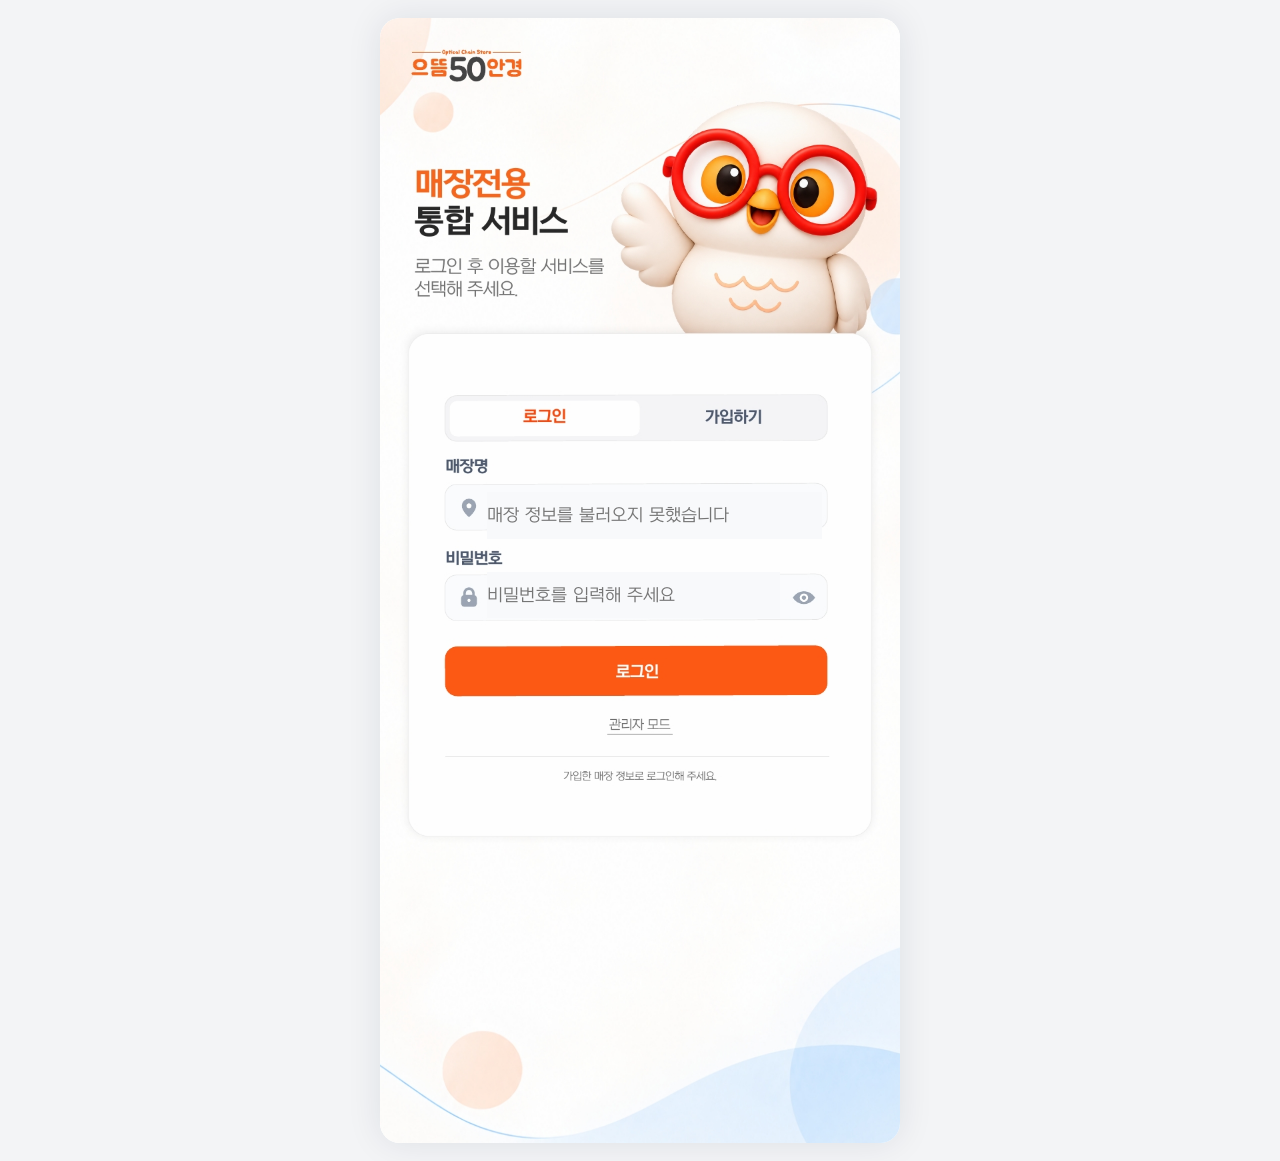
<file: index.html>
<!doctype html><html lang="ko"><head><meta charset="utf-8"><meta name="viewport" content="width=device-width,initial-scale=1,viewport-fit=cover"><title>으뜸50안경 로그인</title><link rel="stylesheet" href="shell.css"></head><body class="login-art-body">
<form id="loginForm" class="art-stage login-art-stage" novalidate><img class="art" src="assets/ui/login-hq.jpg" alt="매장전용 통합 서비스 로그인"><button id="loginTab" class="hit login-tab" type="button"><span class="sr">로그인</span></button><button id="joinTab" class="hit join-tab" type="button"><span class="sr">가입하기</span></button><input id="storeQ" class="field store-field" type="text" placeholder="매장명을 검색해 주세요" autocomplete="off"><div id="suggest" class="suggest hidden"></div><input id="pw" class="field pw-field" type="password" inputmode="numeric" placeholder="비밀번호를 입력해 주세요" autocomplete="current-password"><button id="pwToggle" class="hit pw-toggle" type="button" aria-label="비밀번호 표시"></button><button id="submit" class="hit submit-hit" type="submit"><span class="sr">로그인</span></button><button id="adminOpen" class="hit admin-hit" type="button"><span class="sr">관리자 모드</span></button></form>
<div id="modalRoot" class="dialog-backdrop hidden"><section class="dialog" role="dialog" aria-modal="true"><button id="modalClose" class="dialog-x" aria-label="닫기">×</button><h2 id="dialogTitle"></h2><p id="dialogDesc" class="dialog-desc"></p><div id="dialogBody"></div></section></div>
<script src="portal.js"></script><script>
let stores=[],picked=null,mode='login',mainMatches=[],mainActive=-1,joinMatches=[],joinActive=-1;const $=s=>document.querySelector(s),esc=s=>String(s??'').replace(/[&<>"']/g,c=>({'&':'&amp;','<':'&lt;','>':'&gt;','"':'&quot;',"'":'&#39;'}[c])),norm=s=>String(s||'').toLowerCase().replace(/\s/g,'');
function showModal(t,d,h){$('#dialogTitle').textContent=t;$('#dialogDesc').textContent=d||'';$('#dialogBody').innerHTML=h;$('#modalRoot').classList.remove('hidden')}function closeModal(){$('#modalRoot').classList.add('hidden')}$('#modalClose').onclick=closeModal;$('#modalRoot').onclick=e=>{if(e.target===$('#modalRoot'))closeModal()};
async function loadStores(){$('#storeQ').placeholder='매장 정보를 불러오는 중입니다';try{const d=await rpc('list_store_directory');stores=Array.isArray(d)?d:(scalar(d)||[]);$('#storeQ').placeholder='매장명을 검색해 주세요'}catch(e){$('#storeQ').placeholder='매장 정보를 불러오지 못했습니다';console.error(e)}}
function chooseMain(i){const s=mainMatches[i];if(!s)return;picked=s;$('#storeQ').value=s.name||s.full_name;$('#suggest').classList.add('hidden');mainActive=-1;$('#pw').focus()}
function paintMainActive(){const btns=$('#suggest').querySelectorAll('button');btns.forEach((b,i)=>b.classList.toggle('active',i===mainActive));btns[mainActive]?.scrollIntoView({block:'nearest'})}
function searchStores(){const v=norm($('#storeQ').value);mainActive=-1;if(!v){mainMatches=[];$('#suggest').classList.add('hidden');return}mainMatches=stores.filter(s=>[s.name,s.full_name,s.code,s.region].some(x=>norm(x).includes(v))).slice(0,15);$('#suggest').innerHTML=mainMatches.length?mainMatches.map((s,i)=>`<button type="button" data-i="${i}"><b>${esc(s.name||s.full_name)}</b><span>${esc(s.region||s.code||'')}</span></button>`).join(''):'<div class="suggest-empty">검색된 매장이 없습니다.</div>';$('#suggest').classList.remove('hidden');$('#suggest').querySelectorAll('button').forEach(b=>b.onclick=()=>chooseMain(+b.dataset.i))}
function openJoin(){showModal('매장 가입하기','매장을 검색해 선택한 뒤 숫자 비밀번호를 등록해 주세요.',`<label class="dialog-label">매장명</label><input id="joinStoreQ" class="dialog-input" value="${esc(picked?.name||picked?.full_name||'')}" placeholder="매장명을 검색해 주세요" autocomplete="off"><div id="joinSuggest" class="dialog-suggest hidden"></div><label class="dialog-label">비밀번호</label><input id="joinPw" class="dialog-input" type="password" inputmode="numeric" placeholder="숫자 4자 이상 입력"><label class="dialog-label">비밀번호 확인</label><input id="joinPw2" class="dialog-input" type="password" inputmode="numeric" placeholder="숫자 비밀번호 다시 입력"><p id="joinErr" class="dialog-error hidden"></p><button id="joinSubmit" class="dialog-primary" type="button">가입하기</button>`);$('#joinSubmit').onclick=joinStore;$('#joinStoreQ').oninput=()=>{picked=null;searchJoinStores()};$('#joinStoreQ').onfocus=searchJoinStores;$('#joinStoreQ').onkeydown=e=>{if($('#joinSuggest').classList.contains('hidden'))return;if(e.key==='ArrowDown'){e.preventDefault();joinActive=Math.min(joinActive+1,joinMatches.length-1);paintJoinActive()}else if(e.key==='ArrowUp'){e.preventDefault();joinActive=Math.max(joinActive-1,0);paintJoinActive()}else if(e.key==='Enter'&&joinMatches.length){e.preventDefault();chooseJoin(joinActive<0?0:joinActive)}else if(e.key==='Escape')$('#joinSuggest').classList.add('hidden')}}
function chooseJoin(i){const s=joinMatches[i];if(!s)return;picked=s;$('#joinStoreQ').value=s.name||s.full_name;$('#joinSuggest').classList.add('hidden');joinActive=-1;$('#joinPw').focus()}
function paintJoinActive(){const btns=$('#joinSuggest').querySelectorAll('button');btns.forEach((b,i)=>b.classList.toggle('active',i===joinActive));btns[joinActive]?.scrollIntoView({block:'nearest'})}
function searchJoinStores(){const input=$('#joinStoreQ'),box=$('#joinSuggest'),v=norm(input.value);joinActive=-1;if(!v){joinMatches=[];box.classList.add('hidden');return}joinMatches=stores.filter(s=>[s.name,s.full_name,s.code,s.region].some(x=>norm(x).includes(v))).slice(0,12);box.innerHTML=joinMatches.length?joinMatches.map((s,i)=>`<button type="button" data-i="${i}"><b>${esc(s.name||s.full_name)}</b><span>${esc(s.region||s.code||'')}</span></button>`).join(''):'<div class="suggest-empty">검색된 매장이 없습니다.</div>';box.classList.remove('hidden');box.querySelectorAll('button').forEach(b=>b.onclick=()=>chooseJoin(+b.dataset.i))}
async function joinStore(){const err=$('#joinErr'),p=$('#joinPw').value.trim(),p2=$('#joinPw2').value.trim();err.classList.add('hidden');try{if(!picked)throw Error('로그인 화면에서 매장을 먼저 검색해 선택해 주세요.');if(!/^\d{4,}$/.test(p))throw Error('비밀번호는 숫자 4자 이상이어야 합니다.');if(p!==p2)throw Error('비밀번호 확인이 일치하지 않습니다.');await rpc('register_store',{p_code:picked.code,p_password:p});closeModal();$('#pw').focus();alert('가입이 완료되었습니다. 등록한 비밀번호로 로그인해 주세요.')}catch(e){err.textContent=e.message;err.classList.remove('hidden')}}
async function login(){const p=$('#pw').value.trim();if(!picked)return alert('검색 결과에서 매장을 선택해 주세요.');if(!p)return alert('비밀번호를 입력해 주세요.');if(!/^\d+$/.test(p))return alert('비밀번호는 숫자만 입력해 주세요.');try{const r=scalar(await rpc('login_store',{p_code:picked.code,p_password:p})),token=typeof r==='string'?r:r?.token;if(!token)throw Error('로그인 정보를 받지 못했습니다.');const me=scalar(await rpc('get_my_store',{p_token:token}));localStorage.setItem(SESSION,JSON.stringify({token,store:me}));localStorage.setItem('eutteum50:private:fc:session',JSON.stringify({token}));go('service.html')}catch(e){alert(e.message)}}
function openAdmin(){showModal('관리자 모드','관리자 비밀번호를 입력해 주세요.',`<form id="adminForm"><label class="dialog-label" for="adminPw">비밀번호</label><input id="adminPw" class="dialog-input" type="password" autocomplete="current-password"><p id="adminErr" class="dialog-error hidden"></p><button id="adminSubmit" class="dialog-primary" type="submit">확인</button></form>`);$('#adminForm').onsubmit=e=>{e.preventDefault();adminLogin()};requestAnimationFrame(()=>$('#adminPw').focus())}
async function adminLogin(){const err=$('#adminErr');err.classList.add('hidden');try{const token=scalar(await rpc('login_admin',{p_password:$('#adminPw').value.trim()}));if(!token)throw Error('관리자 로그인을 확인할 수 없습니다.');localStorage.setItem('eutteum50:portal-admin-session',JSON.stringify({token,at:Date.now()}));showModal('관리할 서비스 선택','관리 화면을 선택해 주세요.',`<div class="admin-services"><button onclick="go('ai-tools.html?admin=1')"><b>AI 콘텐츠 관리</b><span>제품·매장·프로모션·월간 문자 관리</span></button><button onclick="go('quiz-admin.html')"><b>교육용 퀴즈 관리</b><span>문제·정답·직원 프로필 관리</span></button></div>`)}catch(e){err.textContent=e.message;err.classList.remove('hidden')}}
$('#storeQ').oninput=()=>{picked=null;searchStores()};$('#storeQ').onfocus=searchStores;$('#storeQ').onkeydown=e=>{if($('#suggest').classList.contains('hidden'))return;if(e.key==='ArrowDown'){e.preventDefault();mainActive=Math.min(mainActive+1,mainMatches.length-1);paintMainActive()}else if(e.key==='ArrowUp'){e.preventDefault();mainActive=Math.max(mainActive-1,0);paintMainActive()}else if(e.key==='Enter'&&mainMatches.length){e.preventDefault();chooseMain(mainActive<0?0:mainActive)}else if(e.key==='Escape')$('#suggest').classList.add('hidden')};$('#loginTab').onclick=()=>$('#pw').focus();$('#joinTab').onclick=openJoin;$('#loginForm').onsubmit=e=>{e.preventDefault();login()};$('#pwToggle').onclick=()=>{$('#pw').type=$('#pw').type==='password'?'text':'password';$('#pw').focus()};$('#adminOpen').onclick=openAdmin;
// 로그인은 비밀번호 입력창에서 Enter로도 즉시 실행하고, 성공 후 추가 조회를 기다리지 않습니다.
login=async function(){const p=$('#pw').value.trim();if(!picked)return alert('검색 결과에서 매장을 선택해 주세요.');if(!p)return alert('비밀번호를 입력해 주세요.');if(!/^\d+$/.test(p))return alert('비밀번호는 숫자만 입력해 주세요.');const btn=$('#submit');if(btn.dataset.busy==='1')return;btn.dataset.busy='1';try{const raw=scalar(await rpc('login_store',{p_code:picked.code,p_password:p})),token=typeof raw==='string'?raw:raw?.token;if(!token)throw Error('로그인 정보를 받지 못했습니다.');const store={...picked,name:picked.name||picked.full_name,full_name:picked.full_name||picked.name};localStorage.setItem(SESSION,JSON.stringify({token,store}));localStorage.setItem('eutteum50:private:fc:session',JSON.stringify({token,store}));go('service.html')}catch(e){btn.dataset.busy='';alert(e.message)}};
adminLogin=async function(){const err=$('#adminErr');err.classList.add('hidden');try{const raw=scalar(await rpc('login_admin',{p_password:$('#adminPw').value.trim()})),token=typeof raw==='string'?raw:raw?.token;if(!token)throw Error('관리자 로그인을 확인할 수 없습니다.');localStorage.setItem('eutteum50:portal-admin-session',JSON.stringify({token,at:Date.now()}));go('ai-tools.html?admin=1')}catch(e){err.textContent=e.message;err.classList.remove('hidden')}};
$('#pw').addEventListener('keydown',e=>{if(e.key==='Enter'){e.preventDefault();login()}});
if(new URLSearchParams(location.search).get('admin')==='1')openAdmin();if(session())go('service.html');else loadStores();
</script></body></html>
</file>
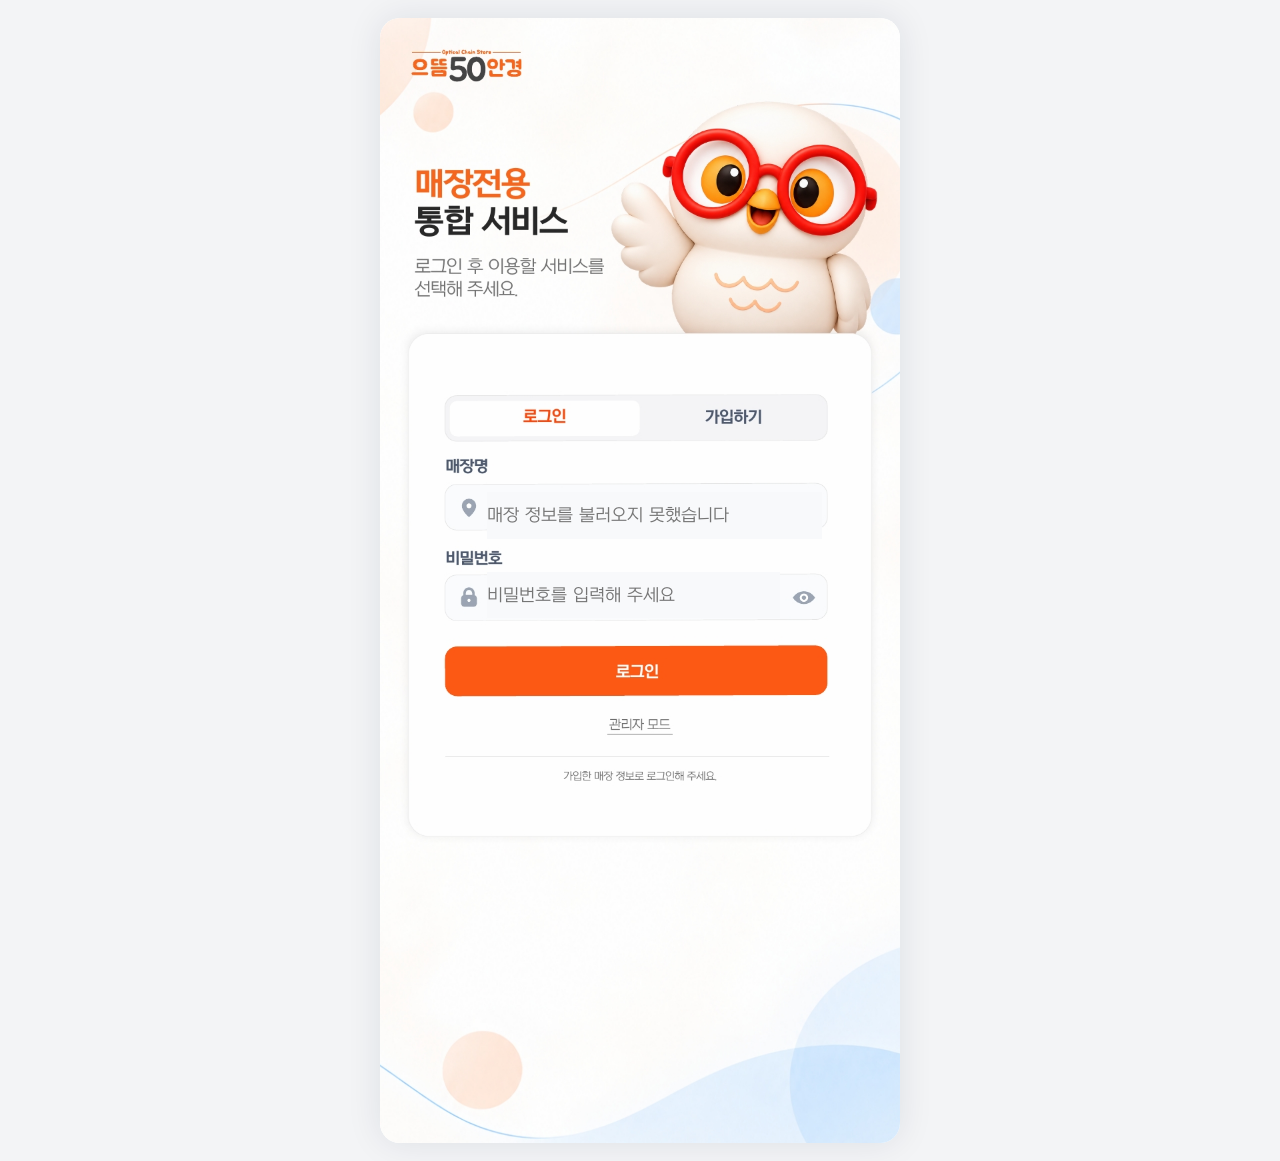
<file: ai-home.html>
<!doctype html>
<html lang="ko">
  <head>
    <meta charset="utf-8" />
    <meta name="viewport" content="width=device-width,initial-scale=1" />
    <title>AI 콘텐츠</title>
    <link rel="stylesheet" href="shell.css" />
    <link rel="stylesheet" href="ai-shell.css" />
  </head>
  <body class="art-page" data-nav="home">
    <main class="art-stage">
      <img class="art" src="assets/ui/ai-home-hq.jpg" alt="AI 콘텐츠 홈" />
      <button class="logo-home-hit" onclick="go('service.html')" aria-label="서비스 선택 홈"></button>
      <p
        id="heroStore"
        class="overlay-text"
        style="
          left: 12.5%;
          top: 12%;
          padding: 2px 4px;
          background: #fff2ea;
          font-size: clamp(10px, 2.3vw, 16px);
          font-weight: 700;
        "
      ></p>
      <div id="productUsage" class="ai-usage-pill ai-usage-product"></div>
      <div id="ideaUsage" class="ai-usage-pill ai-usage-idea"></div>
      <button
        id="guideProduct"
        class="hit"
        onclick="go('product.html')"
        style="left: 5%; top: 27.2%; width: 45%; height: 19.7%"
      >
        <span class="sr">제품 홍보글 만들기</span></button
      ><button
        id="guideIdea"
        class="hit"
        onclick="go('ai-tools.html?open=idea')"
        style="left: 50%; top: 27.2%; width: 45%; height: 19.7%"
      >
        <span class="sr">홍보 아이디어 찾기</span></button
      ><button
        id="guideMonthly"
        class="hit"
        onclick="go('ai-tools.html?open=monthly')"
        style="left: 5%; top: 47%; width: 45%; height: 19.7%"
      >
        <span class="sr">월간 문자 알림톡</span></button
      ><button
        id="guideShared"
        class="hit"
        onclick="go('ai-tools.html?open=shared')"
        style="left: 50%; top: 47%; width: 45%; height: 19.7%"
      >
        <span class="sr">공유 홍보글</span></button
      ><button
        id="guidePromotions"
        class="hit"
        onclick="go('ai-tools.html?open=promotions')"
        style="left: 5%; top: 69%; width: 90%; height: 10%"
      >
        <span class="sr">이달의 프로모션</span></button
      ><button
        id="aiMenu"
        class="hit"
        style="left: 54%; top: 3.2%; width: 20%; height: 4%"
      >
        <span class="sr">AI 콘텐츠 메뉴</span></button
      ><button id="storeMenu" class="dynamic-store-button" type="button">
        <span id="headerStore"></span>
      </button>
      <div id="aiDrop" class="art-menu ai-menu-panel hidden">
        <img src="assets/ui/ai-menu-hq.jpg" alt="교육용 퀴즈" /><button
          onclick="go('profile-list.html?next=quiz')"
          aria-label="교육용 퀴즈"
        ></button>
      </div>
      <div id="storeDrop" class="art-menu store-menu-panel hidden">
        <img
          src="assets/ui/store-menu-hq.jpg"
          alt="내 정보와 로그아웃"
        /><button
          onclick="openStoreInfo()"
          aria-label="내 정보"
        ></button
        ><button id="logout" aria-label="로그아웃"></button>
      </div>
      <div class="legacy-bottom-cover" aria-hidden="true"></div>
    </main>
    <script src="portal.js"></script>
    <script src="ai-shell.js"></script>
    <script>
      if (!session()) go("index.html");
      const n = storeName();
      headerStore.textContent = n;
      heroStore.textContent = n + " 원장님!";
      async function paintUsage() {
        const u = await refreshAiUsage();
        productUsage.textContent = `AI 사용 ${u.used}/${u.limit} · 글 생성 시 1회`;
        ideaUsage.textContent = `AI 사용 ${u.used}/${u.limit} · 아이디어+글 생성`;
      }
      paintUsage();
      aiMenu.onclick = () => {
        aiDrop.classList.toggle("hidden");
        storeDrop.classList.add("hidden");
      };
      storeMenu.onclick = () => {
        storeDrop.classList.toggle("hidden");
        aiDrop.classList.add("hidden");
      };
      logout.onclick = () => {
        localStorage.removeItem(SESSION);
        localStorage.removeItem("eutteum50:private:fc:session");
        go("index.html");
      };
      document.addEventListener("click", (e) => {
        if (!aiMenu.contains(e.target) && !aiDrop.contains(e.target))
          aiDrop.classList.add("hidden");
        if (!storeMenu.contains(e.target) && !storeDrop.contains(e.target))
          storeDrop.classList.add("hidden");
      });
    </script>
  </body>
</html>
</file>
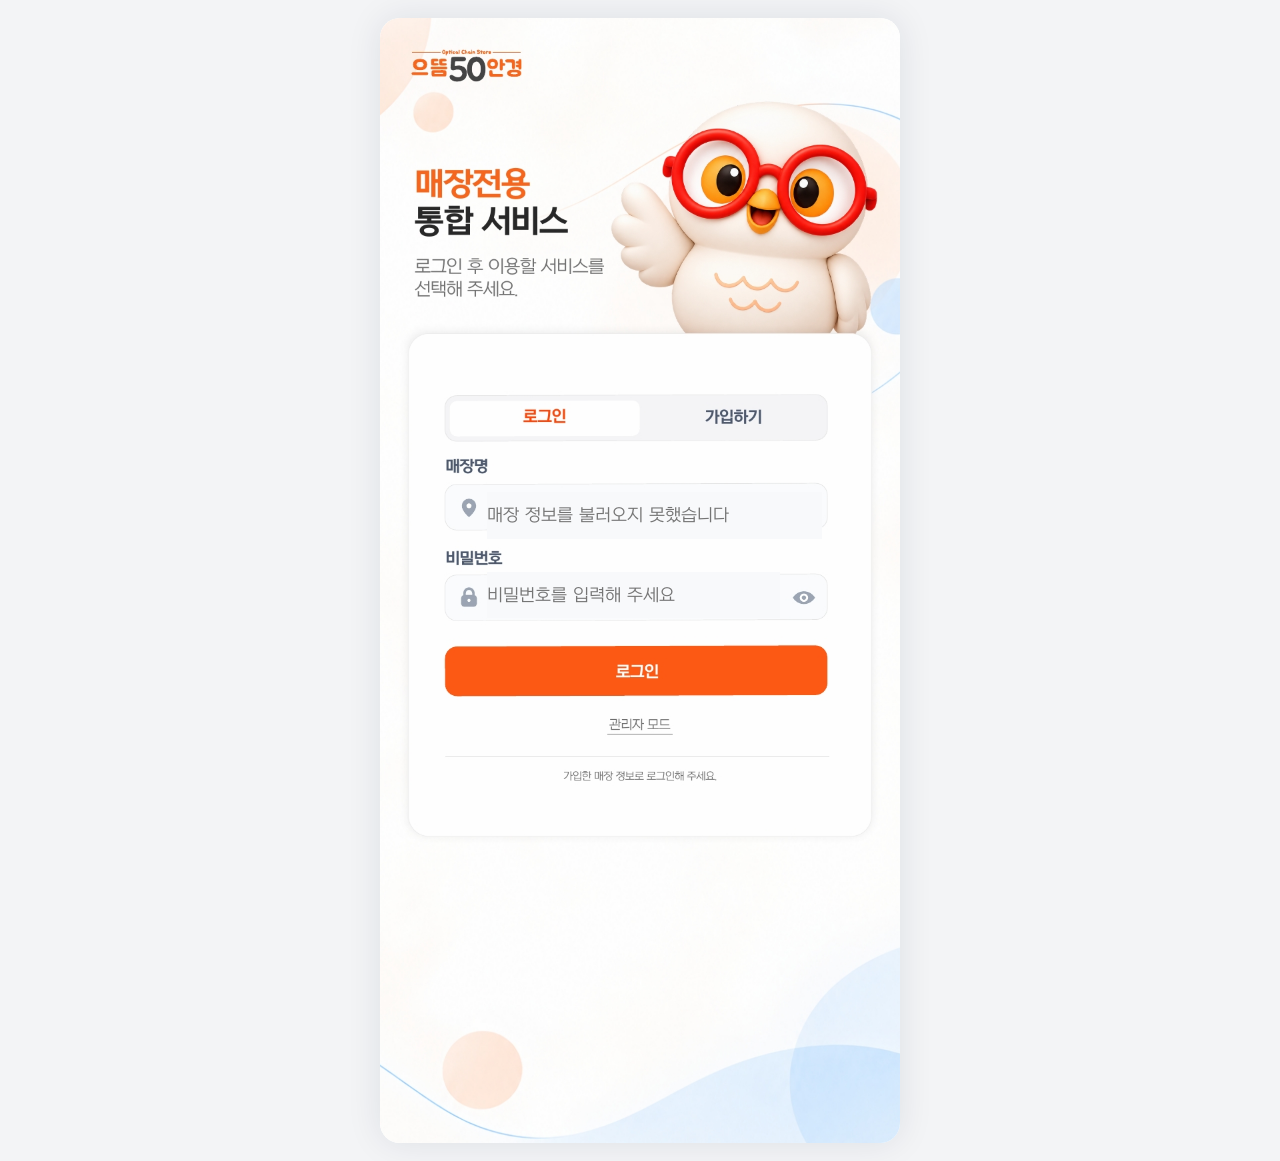
<file: ai-tools.html>
<!DOCTYPE html>
<html lang="ko">
<head>
<meta charset="UTF-8" />
<meta name="viewport" content="width=device-width, initial-scale=1.0" />
<title>으뜸50안경 AI콘텐츠</title>
<style>
@font-face{font-family:NexonLv1;src:url('./fonts/NEXON-Lv1-Gothic-Regular.otf') format('opentype');font-weight:400;font-display:swap}
@font-face { font-family:'Paperlogy'; src:url('https://cdn.jsdelivr.net/gh/projectnoonnu/2408-3@1.0/Paperlogy-7Bold.woff2') format('woff2'); font-weight:700; font-display:swap; }
@import url('https://cdn.jsdelivr.net/gh/orioncactus/pretendard@v1.3.9/dist/web/variable/pretendardvariable.css');

:root{
  --bg:#F5F6F8; --surface:#FFFFFF; --surface-alt:#FAFBFC;
  --border:#E2E5EA; --border-strong:#CBD0D8;
  --text-1:#1A1D24; --text-2:#5B616E; --text-3:#8A909C;
  --accent:#E85D0D; --accent-hover:#C94E08; --accent-soft:#FFF1E7; --accent-soft-border:#FBCFAE;
  --warn-bg:#FFF8D9; --warn-border:#EFDFA2; --warn-text:#7A5B00;
  --info-bg:#F4F6F9; --info-border:#E2E5EA; --info-text:#5B616E;
  --danger:#D33B3B; --danger-soft:#FCEDED;
  --success:#1E8E5A;
  --radius-sm:6px; --radius-md:10px; --radius-lg:14px;
  --font-head:NexonLv1,-apple-system,sans-serif;
  --font-body:NexonLv1,-apple-system,BlinkMacSystemFont,'Segoe UI',sans-serif;
  --shadow-1:0 1px 2px rgba(20,22,30,0.04);
  --shadow-2:0 4px 16px rgba(20,22,30,0.08);
  --shadow-3:0 16px 40px rgba(20,22,30,0.18);
}
*{box-sizing:border-box;}
body{margin:0; font-family:var(--font-body); background:var(--bg); color:var(--text-1); font-size:14px; line-height:1.65; -webkit-font-smoothing:antialiased;}
h1,h2,h3,h4{font-family:var(--font-head); margin:0; letter-spacing:-0.01em;}
button{font-family:var(--font-body); cursor:pointer;}
input,textarea,select{font-family:var(--font-body); font-size:14px;}
.hidden{display:none !important;}
:focus-visible{outline:2px solid var(--accent); outline-offset:2px;}

.topbar{position:sticky; top:0; z-index:30; height:56px; display:flex; align-items:center; justify-content:space-between; gap:12px; padding:0 18px; background:var(--surface); border-bottom:1px solid var(--border);}
.tb-left{display:flex; align-items:center; gap:10px; min-width:0;}
.tb-brand{font-family:var(--font-head); font-weight:700; font-size:16px; color:var(--accent); white-space:nowrap; letter-spacing:-0.02em;}
.tb-title{font-family:var(--font-head); font-weight:600; font-size:15px; white-space:nowrap;}
.tb-store{display:flex; align-items:center; gap:7px; background:var(--surface); border:1px solid var(--border-strong); border-radius:100px; padding:4px 6px 4px 12px; white-space:nowrap; max-width:260px;}
.tb-store:hover{border-color:var(--accent); background:var(--accent-soft);}
.ts-label{font-size:10.5px; color:var(--text-3);}
.ts-name{font-size:13px; font-weight:600; color:var(--text-1); overflow:hidden; text-overflow:ellipsis;}
.ts-edit{font-size:10.5px; color:var(--accent); background:var(--accent-soft); border:1px solid var(--accent-soft-border); border-radius:100px; padding:2px 8px;}
.tb-store:hover .ts-edit{background:var(--accent); border-color:var(--accent); color:#fff;}
.tb-right{display:flex; align-items:center; gap:8px;}
.save-state{display:flex; align-items:center; gap:6px; font-size:12px; color:var(--text-2); background:var(--surface-alt); border:1px solid var(--border); border-radius:100px; padding:5px 10px; white-space:nowrap;}
.save-dot{width:7px; height:7px; border-radius:50%; background:var(--success); box-shadow:0 0 0 3px rgba(30,142,90,.1);}
.ghost{background:var(--surface); border:1px solid var(--border); border-radius:var(--radius-sm); padding:7px 12px; font-size:13px; color:var(--text-2);}
.ghost:hover{border-color:var(--border-strong); color:var(--text-1);}
.primary{background:var(--accent); border:1px solid var(--accent); color:#fff; border-radius:var(--radius-sm); padding:7px 14px; font-size:13px; font-weight:600;}
.primary:hover{background:var(--accent-hover);}
.primary:disabled{opacity:.5; cursor:not-allowed;}
.danger-btn{background:var(--surface); border:1px solid var(--border); color:var(--danger); border-radius:var(--radius-sm); padding:5px 9px; font-size:12px;}
.danger-btn:hover{background:var(--danger-soft); border-color:#EBBFBF;}

.wrap{max-width:960px; margin:0 auto; padding:28px 18px 80px;}
.section-gap{margin-top:22px;}

/* ---- login ---- */
.login-page{min-height:100vh; display:flex; align-items:center; justify-content:center; padding:24px;}
.login-box{width:100%; max-width:520px;}
.login-brand{margin-bottom:22px; text-align:center; display:flex; flex-direction:column; align-items:center;}
.brand-logo{display:block;width:min(330px,78%);height:auto;margin:0 auto 18px;object-fit:contain;}
.top-logo{display:block;width:138px;height:44px;object-fit:contain;object-position:left center;}
.login-brand h1{font-size:22px; font-weight:700; color:var(--accent); letter-spacing:-0.02em;}
.login-brand p{margin:1px 0 0; font-size:12.5px; color:var(--text-3);}
.login-card{background:var(--surface); border:1px solid var(--border); border-radius:var(--radius-lg); padding:32px; box-shadow:var(--shadow-1);}
.pick-wrap{position:relative;}
.sugg{position:absolute; left:0; right:0; top:calc(100% + 4px); background:var(--surface); border:1px solid var(--border-strong); border-radius:var(--radius-md); box-shadow:var(--shadow-2); max-height:230px; overflow-y:auto; z-index:20;}
.sugg-item{display:block; width:100%; text-align:left; background:none; border:none; border-bottom:1px solid var(--border); padding:10px 13px; font-size:13.5px;}
.sugg-item:last-child{border-bottom:none;}
.sugg-item:hover,.sugg-item.cur{background:var(--accent-soft);}
.sugg-item .code{color:var(--text-3); font-size:11.5px; margin-left:6px;}
.sugg-item .reg{display:block; color:var(--text-3); font-size:11.5px;}
.sugg-empty{padding:14px; font-size:12.5px; color:var(--text-3); text-align:center;}
.picked-store{display:flex; align-items:center; justify-content:space-between; gap:8px; background:var(--accent-soft); border:1px solid var(--accent-soft-border); border-radius:var(--radius-md); padding:10px 13px;}
.picked-store b{font-size:14px;}
.picked-store span{font-size:11.5px; color:var(--text-2); display:block;}
.checkline{display:flex; align-items:center; gap:7px; margin-top:14px; font-size:12.5px; color:var(--text-2);}
.login-foot{margin-top:16px; text-align:center; font-size:12px; color:var(--text-3);}
.seg{display:flex; gap:4px; background:var(--surface-alt); border:1px solid var(--border); border-radius:var(--radius-md); padding:3px; margin-bottom:18px;}
.seg-btn{flex:1; background:none; border:none; border-radius:var(--radius-sm); padding:8px; font-size:13.5px; color:var(--text-2);}
.seg-btn.on{background:var(--surface); color:var(--accent); font-weight:600; box-shadow:var(--shadow-1);}
.pill{display:inline-block; font-size:11px; border-radius:100px; padding:1px 8px; border:1px solid;}
.pill.ok{background:var(--accent-soft); border-color:var(--accent-soft-border); color:var(--accent);}
.pill.no{background:var(--surface-alt); border-color:var(--border); color:var(--text-3);}
.linkbtn{background:none; border:none; color:var(--text-2); font-size:12px; text-decoration:underline; padding:2px 4px;}
.linkbtn:hover{color:var(--accent);}

/* ---- hero ---- */
.hero{background:var(--surface); border:1px solid var(--border); border-radius:20px; padding:30px 28px; box-shadow:var(--shadow-1);}
.hero h2{font-size:20px; font-weight:700; margin-bottom:6px;}
.hero p{margin:0 0 18px; color:var(--text-2); font-size:13px;}
.mode-grid{display:grid; grid-template-columns:repeat(2,1fr); gap:12px; margin:24px 0 0;}
.mode-card{position:relative; min-height:132px; text-align:left; padding:21px 52px 18px 20px; border:1px solid var(--border); border-radius:16px; background:var(--surface-alt); color:var(--text-2); transition:.18s ease;}
.mode-card:hover{border-color:var(--accent-soft-border); background:#fff;}
.mode-card.on{border-color:var(--accent); background:var(--accent-soft); box-shadow:0 0 0 1px var(--accent); color:var(--text-1);}
.mode-card strong{display:block; font-size:16px; margin-bottom:7px; color:var(--text-1);}
.mode-card span{display:block; font-size:12px; line-height:1.45; color:var(--text-3);}
.mode-card.on strong{color:var(--accent);}
.mode-card.on span{color:var(--text-2);}
.mode-card.shared-entry{cursor:pointer;}
.mode-card.shared-entry:hover{border-color:var(--accent-soft-border); background:#fff; transform:translateY(-1px);}
.mode-card.shared-entry.on strong{color:var(--accent);}
.mode-card.shared-entry::after{content:'›'; position:absolute; right:15px; top:14px; color:#64748B; font-size:22px; line-height:1;}
.mode-badge{display:inline-flex!important; width:max-content; margin-top:9px; padding:3px 8px; border-radius:100px; background:#EEF6FF; border:1px solid #C9DDF5; color:#315F91!important; font-size:10.5px!important; font-weight:700;}
.mode-card.on .mode-badge{background:#fff;border-color:#F6B58E;color:var(--accent)!important;}
.inline-promo{display:flex;align-items:center;justify-content:space-between;gap:12px;margin:2px 0 14px;padding:11px 13px;border:1px solid #F6D1BA;border-radius:var(--radius-md);background:#FFF8F3;}
.inline-promo span{font-size:12.5px;line-height:1.5;color:var(--text-2);}.inline-promo button{flex:0 0 auto;}
.feature-editor{display:grid; gap:8px; margin-top:8px;}
.feature-row{display:grid; grid-template-columns:30px 1fr auto; gap:8px; align-items:center;}
.feature-num{width:30px; height:30px; display:grid; place-items:center; border-radius:50%; background:var(--surface-alt); border:1px solid var(--border); color:var(--text-3); font-size:11px; font-weight:700;}
.feature-row input{min-width:0;}
.feature-remove{padding:8px 10px!important; color:var(--danger)!important;}
.workflow-box{border-top:0; padding-top:0;}
.hero.feature-home .workflow-box{display:none;}
.hero.feature-active #home-title,.hero.feature-active #home-desc,.hero.feature-active .mode-grid{display:none;}
.feature-nav{display:flex;align-items:center;gap:14px;margin-bottom:22px;padding-bottom:18px;border-bottom:1px solid var(--border);}
.feature-back{width:38px;height:38px;border:1px solid var(--border);border-radius:12px;background:#fff;color:var(--text-1);font-size:20px;line-height:1;}
.feature-back:hover{background:var(--surface-alt);border-color:var(--border-strong);}
.feature-nav-copy{display:flex;flex-direction:column;line-height:1.35;}
.feature-nav-copy small{color:var(--accent);font-size:11px;font-weight:700;}
.feature-nav-copy strong{font-size:17px;}
.steps{display:grid; grid-template-columns:repeat(3,1fr); gap:8px; margin-bottom:12px;}
.step{display:flex; align-items:center; gap:8px; color:var(--text-3); font-size:12.5px; font-weight:600;}
.step b{width:24px; height:24px; border-radius:50%; display:grid; place-items:center; background:var(--surface-alt); border:1px solid var(--border); font-size:11px;}
.step.on{color:var(--accent);}.step.on b{background:var(--accent); border-color:var(--accent); color:#fff;}
.step.done{color:var(--success);}.step.done b{background:#EAF7F1; border-color:#B7E1CF; color:var(--success);}
.searchbar{display:flex; gap:8px;}
.searchbar input{flex:1; min-width:0; padding:13px 15px; border:1px solid var(--border-strong); border-radius:var(--radius-md); background:var(--surface-alt); font-size:15px;}
.searchbar input:focus{outline:none; border-color:var(--accent); background:#fff; box-shadow:0 0 0 3px var(--accent-soft);}
.searchbar .primary{padding:0 20px; font-size:14px;}
.chips{display:flex; flex-wrap:wrap; gap:6px; margin-top:12px;}
.chip{background:var(--surface-alt); border:1px solid var(--border); border-radius:100px; padding:5px 12px; font-size:12.5px; color:var(--text-2);}
.chip:hover{border-color:var(--accent-soft-border); background:var(--accent-soft); color:var(--accent);}
.idea-panel{margin-top:14px; padding:14px; border:1px solid var(--accent-soft-border); border-radius:var(--radius-md); background:linear-gradient(135deg,#FFF8F2,#FFFDFB);}
.idea-title{font-family:var(--font-head); font-size:13.5px; font-weight:700; color:var(--text-1);}
.idea-desc{font-size:12.5px; color:var(--text-2); margin:3px 0 9px;}
.idea-actions{display:flex; flex-wrap:wrap; gap:6px;}
.idea-btn{background:#fff; border:1px solid var(--accent-soft-border); border-radius:100px; padding:6px 11px; font-size:12px; color:var(--accent);}
.idea-btn:hover{background:var(--accent); color:#fff; border-color:var(--accent);}

.card{background:var(--surface); border:1px solid var(--border); border-radius:var(--radius-lg); box-shadow:var(--shadow-1);}
.card-head{display:flex; align-items:center; justify-content:space-between; gap:10px; padding:14px 18px; border-bottom:1px solid var(--border);}
.card-head h3{font-size:14.5px; font-weight:600;}
.card-head .sub{font-size:12px; color:var(--text-3); font-weight:400;}
.card-body{padding:18px;}

.prod-grid{display:grid; grid-template-columns:repeat(auto-fill,minmax(230px,1fr)); gap:10px;}
.prod{position:relative; text-align:left; background:var(--surface-alt); border:1px solid var(--border); border-radius:var(--radius-md); padding:12px 13px;}
.prod:hover{border-color:var(--border-strong);}
.prod.on{border-color:var(--accent); background:var(--accent-soft); box-shadow:0 0 0 1px var(--accent);}
.prod .pname{font-weight:600; font-size:13.5px; padding-right:22px;}
.prod .pmeta{font-size:11.5px; color:var(--text-3); margin-top:2px;}
.prod .pprice{font-size:12.5px; color:var(--text-2); margin-top:6px; font-variant-numeric:tabular-nums;}
.prod .ptags{display:flex; flex-wrap:wrap; gap:4px; margin-top:8px;}
.tag{font-size:10.5px; background:#fff; border:1px solid var(--border); border-radius:4px; padding:1px 6px; color:var(--text-3);}
.prod.on .tag{border-color:var(--accent-soft-border); color:var(--accent);}
.prod .tick{position:absolute; top:10px; right:11px; width:17px; height:17px; border-radius:50%; border:1px solid var(--border-strong); background:#fff; color:transparent; font-size:11px; display:flex; align-items:center; justify-content:center;}
.prod.on .tick{background:var(--accent); border-color:var(--accent); color:#fff;}

.opt-row{display:flex; flex-wrap:wrap; gap:7px;}
.opt{background:var(--surface-alt); border:1px solid var(--border); border-radius:var(--radius-sm); padding:8px 13px; font-size:13px; color:var(--text-2);}
.opt.on{background:var(--accent-soft); border-color:var(--accent); color:var(--accent); font-weight:600;}
.choice-grid{display:grid; grid-template-columns:repeat(4,1fr); gap:7px;}
.choice-grid .opt{min-height:46px; text-align:center;}
.section-kicker{font-size:11px; color:var(--accent); font-weight:700; letter-spacing:.04em; margin-bottom:3px;}
.save-help{margin-top:12px; display:flex; align-items:flex-start; gap:9px; padding:11px 13px; border-radius:var(--radius-md); background:#F2F8F5; border:1px solid #D3EBDD; color:#35664F; font-size:12.5px;}
.ai-usage{margin-top:12px; display:flex; align-items:center; justify-content:space-between; gap:12px; padding:12px 14px; border:1px solid #FFD7C2; border-radius:var(--radius-md); background:#FFF7F1; font-size:13px; color:#74330F;}
.ai-usage strong{color:var(--orange); font-size:14px; white-space:nowrap;}
.ai-usage small{display:block; margin-top:3px; color:var(--text-3);}
.field{margin-top:16px;}
.field label{display:block; font-size:12.5px; font-weight:600; color:var(--text-2); margin-bottom:6px;}
.field .hint{font-weight:400; color:var(--text-3);}
.field input[type=text], .field input[type=password], .field textarea, .field select{width:100%; padding:10px 12px; border:1px solid var(--border); border-radius:var(--radius-sm); background:var(--surface-alt);}
.field input:focus, .field textarea:focus, .field select:focus{outline:none; border-color:var(--accent); background:#fff;}
.field textarea{resize:none; min-height:64px; line-height:1.6; overflow-y:hidden;}
.two{display:grid; grid-template-columns:1fr 1fr; gap:12px;}

.result-block{border:1px solid var(--border); border-radius:var(--radius-md); margin-bottom:12px; overflow:hidden;}
.rb-head{display:flex; align-items:center; justify-content:space-between; gap:8px; padding:10px 14px; background:var(--surface-alt); border-bottom:1px solid var(--border);}
.rb-name{font-size:13px; font-weight:600;}
.rb-actions{display:flex; gap:6px;}
.mini{background:#fff; border:1px solid var(--border); border-radius:var(--radius-sm); padding:5px 10px; font-size:12px; color:var(--text-2);}
.mini:hover{border-color:var(--border-strong); color:var(--text-1);}
.rb-body{padding:14px;}
.title-opt{display:flex; align-items:flex-start; gap:8px; padding:8px 10px; border:1px solid var(--border); border-radius:var(--radius-sm); margin-bottom:6px; background:var(--surface-alt); font-size:13.5px; font-weight:600;}
.title-opt .num{color:var(--text-3); font-weight:400; font-size:12px; flex:0 0 auto;}
.title-opt .copy-inline{margin-left:auto; flex:0 0 auto;}
.body-text{white-space:pre-wrap; font-size:13.5px; line-height:1.85;}
.draft-variant{border:1px solid var(--border); border-radius:var(--radius); overflow:hidden; background:#fff; margin-bottom:14px;}
.draft-variant:last-child{margin-bottom:0;}
.draft-head{display:flex; align-items:center; gap:8px; padding:10px 12px; background:var(--surface-alt); border-bottom:1px solid var(--border);}
.draft-head strong{font-size:13.5px; flex:1;}
.draft-head .count{font-size:12px; color:var(--text-3); white-space:nowrap;}
.draft-variant .body-text{padding:14px;}
details.draft-variant>summary{list-style:none}details.draft-variant>summary::-webkit-details-marker{display:none}details.draft-variant>summary strong:before{content:'▸';display:inline-block;margin-right:6px;color:var(--accent)}details.draft-variant[open]>summary strong:before{content:'▾'}
.draft-variant .hashline{margin:0 14px 14px;}
.hashline{margin-top:10px; font-size:12.5px; line-height:1.75; color:var(--accent); word-break:keep-all; white-space:pre-wrap;}
.favorite-btn{font-size:18px!important;line-height:1;color:#9ca3af;padding:4px 8px!important}.favorite-btn.on{color:#f59e0b;border-color:#f59e0b;background:#fffbeb}
.check{background:var(--warn-bg); box-shadow:inset 0 -1px 0 var(--warn-border); color:var(--warn-text); padding:0 2px; border-radius:2px;}
.tipline{margin-top:12px; font-size:12px; color:var(--text-3); border-top:1px dashed var(--border); padding-top:9px;}

.empty{text-align:center; padding:40px 20px; color:var(--text-3);}
.empty strong{display:block; font-family:var(--font-head); font-size:15px; color:var(--text-2); margin-bottom:5px; font-weight:600;}
.loading{display:flex; align-items:center; justify-content:center; gap:10px; padding:44px 20px; color:var(--text-2); font-size:13.5px;}
.spin{width:16px; height:16px; border:2px solid var(--accent-soft-border); border-top-color:var(--accent); border-radius:50%; animation:sp .7s linear infinite;}
@keyframes sp{to{transform:rotate(360deg);}}
@media (prefers-reduced-motion:reduce){ .spin{animation-duration:2s;} }

.notice{display:flex; gap:9px; background:var(--info-bg); border:1px solid var(--info-border); border-radius:var(--radius-md); padding:11px 13px; font-size:12.5px; color:var(--info-text); line-height:1.6;}
.notice.err{background:var(--danger-soft); border-color:#EBBFBF; color:#A32C2C;}

.backdrop{position:fixed; inset:0; background:rgba(20,22,30,.45); display:flex; align-items:center; justify-content:center; padding:18px; z-index:50;}
#modal-root.guide-demo-modal .backdrop{z-index:10001;background:rgba(20,22,30,.22);}
.modal{background:var(--surface); border-radius:var(--radius-lg); box-shadow:var(--shadow-3); width:100%; max-width:760px; max-height:88vh; display:flex; flex-direction:column;}
.modal-head{display:flex; align-items:center; justify-content:space-between; padding:16px 20px; border-bottom:1px solid var(--border);}
.modal-head h3{font-size:15px; font-weight:600;}
.modal-body{padding:20px; overflow-y:auto;}
.modal-foot{display:flex; justify-content:flex-end; gap:8px; padding:13px 20px; border-top:1px solid var(--border);}
.x{background:none; border:none; font-size:20px; color:var(--text-3); line-height:1; padding:2px 6px;}
.x:hover{color:var(--text-1);}

.tabs{display:flex; gap:4px; border-bottom:1px solid var(--border); margin-bottom:18px; overflow-x:auto;}
.tab{background:none; border:none; border-bottom:2px solid transparent; padding:9px 14px; font-size:13.5px; color:var(--text-2); white-space:nowrap;}
.tab.on{color:var(--accent); border-bottom-color:var(--accent); font-weight:600;}
table.data{width:100%; border-collapse:collapse; font-size:12.5px;}
table.data th{text-align:left; font-weight:600; color:var(--text-2); padding:8px 10px; border-bottom:1px solid var(--border); background:var(--surface-alt); white-space:nowrap; position:sticky; top:0; z-index:1;}
table.data td{padding:8px 10px; border-bottom:1px solid var(--border); vertical-align:top;}
table.data tr:hover td{background:var(--surface-alt);}
.tbl-scroll{max-height:330px; overflow:auto; border:1px solid var(--border); border-radius:var(--radius-md);}
.mono{font-family:var(--font-body); font-size:11.5px;}
.paste{width:100%; min-height:140px; padding:11px; border:1px solid var(--border); border-radius:var(--radius-sm); background:var(--surface-alt); font-family:var(--font-body); font-size:12px; line-height:1.7; resize:vertical; white-space:pre; overflow-x:auto;}
.stat-row{display:flex; gap:10px; flex-wrap:wrap; margin-bottom:16px;}
.stat{flex:1; min-width:110px; background:var(--surface-alt); border:1px solid var(--border); border-radius:var(--radius-md); padding:12px 14px;}
.stat .n{font-family:var(--font-head); font-size:20px; font-weight:700;}
.stat .l{font-size:11.5px; color:var(--text-3);}
.filterbar{display:flex; gap:6px; margin-bottom:10px;}
.filterbar input{flex:1; padding:8px 11px; border:1px solid var(--border); border-radius:var(--radius-sm); background:var(--surface-alt);}
.btnrow{display:flex; gap:6px; flex-wrap:wrap; margin-bottom:12px;}
.share-toolbar{display:flex; gap:7px; flex-wrap:wrap; margin-bottom:12px;}
.share-card{border:1px solid var(--border); border-radius:var(--radius-md); padding:14px; margin-bottom:10px; background:var(--surface);}
.share-card:hover{border-color:var(--accent-soft-border);}
.share-card h4{font-size:14px; margin:0 0 5px;}
.share-meta{display:flex; flex-wrap:wrap; gap:6px 12px; color:var(--text-3); font-size:11.5px; margin-bottom:8px;}
.tone-badge{display:inline-block; border-radius:100px; padding:2px 8px; background:var(--accent-soft); color:var(--accent); font-size:11px;}
.share-preview{white-space:pre-wrap; color:var(--text-2); font-size:12.5px; line-height:1.7; max-height:64px; overflow:hidden;}
.share-actions{display:flex; justify-content:flex-end; gap:6px; margin-top:10px;}
.tour-highlight{position:relative!important;z-index:10002!important;box-shadow:0 0 0 5px rgba(234,88,12,.38),0 10px 30px rgba(15,23,42,.2)!important;}
.tour-shade{position:fixed;inset:0;background:rgba(15,23,42,.48);z-index:10000;}
.tour-tip{position:fixed;right:24px;top:88px;z-index:10003;width:min(560px,calc(100% - 28px));max-height:calc(100vh - 112px);overflow:auto;background:#fff;border-radius:18px;padding:24px;box-shadow:0 24px 70px rgba(15,23,42,.38);}
.tour-tip h3{font-size:19px;margin:0 0 9px}.tour-tip p{font-size:14px;line-height:1.75;color:var(--text-2);margin:0;white-space:pre-line}.tour-count{font-size:12px;color:var(--accent);font-weight:700;margin-bottom:7px}.tour-actions{display:flex;justify-content:flex-end;gap:7px;margin-top:19px}
.monthly-toggle>summary{list-style:none;display:flex;align-items:center;gap:5px}.monthly-toggle>summary::-webkit-details-marker{display:none}.monthly-arrow{width:14px;display:inline-flex;justify-content:center;color:#64748b;font-size:10px}.monthly-arrow::before{content:'▶'}.monthly-toggle[open]>summary .monthly-arrow::before{content:'▼'}.monthly-count{margin-left:auto;color:#64748b;font-size:11px;font-weight:600}.monthly-cue{margin-left:5px;padding:3px 7px;border-radius:999px;background:#f1f5f9;color:#475569;font-size:10px;font-weight:700}.monthly-toggle[open]>summary .monthly-cue{background:#fff1e8;color:var(--accent)}.monthly-product-grid{display:grid;grid-template-columns:repeat(3,minmax(0,1fr));gap:5px 8px;padding:1px 2px 7px 20px}.monthly-product-grid .opt{min-width:0}.monthly-product-item{border:1px solid var(--border);border-radius:8px;padding:0 7px;background:#fafafa}.monthly-product-item>summary{padding:6px 1px!important}.monthly-tools{display:flex;align-items:center;gap:6px;margin:0 0 8px;padding:8px 10px;border-radius:10px;background:#f8fafc}.monthly-tools strong{font-size:12px}.monthly-tools .spacer{flex:1}.monthly-tools button{padding:6px 9px;font-size:11px}

/* 작업별 독립 화면 · 관리자 작업 공간 */
#modal-root.workspace-modal .backdrop{padding:22px;background:rgba(26,29,36,.28);}
#modal-root.workspace-modal .modal{max-width:1040px;max-height:94vh;border-radius:20px;}
#modal-root.workspace-modal .modal-head{padding:18px 24px;}
#modal-root.workspace-modal .modal-body{padding:24px;}
#modal-root.admin-mode .backdrop{padding:0;align-items:stretch;background:var(--bg);}
#modal-root.admin-mode .modal{max-width:none;max-height:none;height:100vh;border-radius:0;box-shadow:none;}
#modal-root.admin-mode .modal-head,#modal-root.admin-mode .modal-foot{position:sticky;z-index:2;background:#fff;}
#modal-root.admin-mode .modal-head{top:0;padding:17px 26px;}
#modal-root.admin-mode .modal-foot{bottom:0;padding:13px 26px;}
#modal-root.admin-mode .modal-body{padding:22px 26px;background:var(--bg);}
#modal-root.admin-mode #admin-body{width:100%;max-width:1280px;margin:0 auto;}
#modal-root.admin-mode #admin-body:has(>.tabs){display:grid;grid-template-columns:210px minmax(0,1fr);gap:18px;align-items:start;}
#modal-root.admin-mode #admin-body:has(>.tabs)>.notice,#modal-root.admin-mode #admin-body:has(>.tabs)>.stat-row{grid-column:1/-1;}
#modal-root.admin-mode #admin-body:has(>.tabs)>.tabs{grid-column:1;display:flex;flex-direction:column;gap:4px;position:sticky;top:0;border:1px solid var(--border);border-radius:14px;padding:8px;background:#fff;margin:0;overflow:visible;}
#modal-root.admin-mode #admin-body:has(>.tabs)>.tabs .tab{text-align:left;border:0;border-radius:9px;padding:10px 12px;}
#modal-root.admin-mode #admin-body:has(>.tabs)>.tabs .tab.on{background:var(--accent-soft);color:var(--accent);}
#modal-root.admin-mode #admin-body:has(>.tabs)>#admin-tab-body{grid-column:2;background:#fff;border:1px solid var(--border);border-radius:14px;padding:20px;min-width:0;}
.admin-head-brand{display:flex;align-items:center;gap:12px;min-width:0;}
.admin-head-brand img{width:118px;height:38px;object-fit:contain;object-position:left center;display:block;}
.admin-head-title{display:flex;flex-direction:column;gap:1px;min-width:0;}
.admin-head-title h3{margin:0;font-size:17px;}
.admin-head-title span{font-size:11px;color:var(--text-3);font-weight:600;}
.admin-head-actions{display:flex;align-items:center;gap:8px;margin-left:auto;}
.admin-exit{border-color:#cbd5e1!important;background:#fff!important;color:#334155!important;font-weight:700;}
.monthly-summary{display:flex;align-items:center;gap:10px;margin:0 0 12px;padding:12px 14px;border:1px solid #D7E5F5;background:#F5F9FE;border-radius:12px;color:#315F91;}
.monthly-summary strong{font-size:13px}.monthly-summary span{font-size:12px;color:#5E7591}.monthly-summary .spacer{flex:1}
.month-picker{display:grid;grid-template-columns:150px minmax(0,1fr);gap:18px;align-items:start;padding:18px;border:1px solid var(--border);border-radius:14px;background:var(--surface-alt);}
.year-picker label,.month-picker-title{display:block;margin-bottom:9px;font-size:12px;font-weight:700;color:var(--text-2);}
.year-picker select{width:100%;height:44px;padding:0 12px;border:1px solid var(--border);border-radius:10px;background:#fff;font-weight:700;}
.month-grid{display:grid;grid-template-columns:repeat(12,minmax(44px,1fr));gap:7px;}
.month-btn{width:44px;height:44px;justify-self:center;border:0;border-radius:50%;background:#fff;color:var(--text-2);font-weight:700;transition:.15s ease;}
.month-btn:hover{background:var(--accent-soft);color:var(--accent);}
.month-btn.on{background:var(--accent);color:#fff;box-shadow:0 5px 14px rgba(232,93,13,.24);}
.promo-product-picker{margin-top:8px;border:1px solid var(--border);border-radius:12px;background:#fff;overflow:hidden;}
.promo-product-picker>summary{list-style:none;display:flex;align-items:center;gap:8px;padding:13px 14px;cursor:pointer;font-weight:700;}
.promo-product-picker>summary::-webkit-details-marker{display:none;}
.promo-product-picker>summary::after{content:'펼치기';margin-left:auto;padding:3px 8px;border-radius:999px;background:var(--surface-alt);color:var(--text-3);font-size:10px;}
.promo-product-picker[open]>summary::after{content:'접기';color:var(--accent);background:var(--accent-soft);}
.promo-product-body{padding:0 14px 14px;border-top:1px solid var(--border);}
.promo-product-grid{display:grid;grid-template-columns:repeat(3,minmax(0,1fr));gap:7px;margin-top:10px;max-height:280px;overflow:auto;}
.promo-product-option{display:flex;align-items:flex-start;gap:7px;padding:9px 10px;border:1px solid var(--border);border-radius:9px;background:var(--surface-alt);font-size:12px;line-height:1.4;cursor:pointer;}
.promo-product-option.on{border-color:var(--accent);background:var(--accent-soft);color:var(--accent);}
.promo-product-option small{display:block;color:var(--text-3);}

#toast-wrap{position:fixed; bottom:22px; left:50%; transform:translateX(-50%); display:flex; flex-direction:column; gap:8px; z-index:80; align-items:center;}
.toast{background:var(--text-1); color:#fff; padding:10px 16px; border-radius:100px; font-size:13px; box-shadow:var(--shadow-2); opacity:0; transform:translateY(8px); transition:.2s; max-width:90vw; text-align:center;}
.toast.show{opacity:1; transform:translateY(0);}

@media (max-width:640px){
  .wrap{padding:18px 12px 70px;}
  .hero{padding:20px 16px;}
  .searchbar{flex-direction:column;}
  .searchbar .primary{padding:12px;}
  .two{grid-template-columns:1fr;}
  .tb-brand{font-size:14px;}
  .ts-label{display:none;}
  .tb-store{max-width:130px;}
  .save-state{display:none;}
  .choice-grid{grid-template-columns:1fr 1fr;}
  .mode-grid{grid-template-columns:1fr;}
  .steps{gap:4px;}.step{font-size:11px;gap:5px}.step b{width:21px;height:21px}
  .modal-body{padding:16px;}
  .tour-tip{left:14px;right:14px;top:76px;width:auto;padding:20px;}
  .inline-promo{align-items:flex-start;flex-direction:column}.inline-promo button{width:100%;}
  .monthly-product-grid{grid-template-columns:repeat(2,minmax(0,1fr));padding-left:12px}
  #modal-root.admin-mode .modal-body{padding:14px;}
  #modal-root.admin-mode #admin-body:has(>.tabs){display:block;}
  #modal-root.admin-mode #admin-body:has(>.tabs)>.tabs{position:static;display:flex;flex-direction:row;overflow-x:auto;margin-bottom:12px;}
  #modal-root.admin-mode #admin-body:has(>.tabs)>#admin-tab-body{padding:14px;}
  #modal-root.admin-mode .modal-head{padding:12px 14px;}
  .admin-head-brand img{width:92px;height:32px;}
  .admin-head-title span{display:none;}
  .admin-exit{padding:8px 10px;font-size:11px;}
  #modal-root.workspace-modal .backdrop{padding:8px;}
  .month-picker{grid-template-columns:1fr;gap:12px}.month-grid{grid-template-columns:repeat(4,1fr)}
  .promo-product-grid{grid-template-columns:1fr 1fr;}
}

/* current visual system */
:root{--accent:#f45b12;--accent-hover:#dd4c08;--accent-soft:#fff2e9;--bg:#fff;--border:#e7e9ee;--text-1:#0b1e3a;--text-2:#56647a;--text-3:#8590a1;--radius-sm:12px;--radius-md:16px;--radius-lg:24px;--shadow-1:0 10px 32px rgba(30,52,82,.055);--shadow-2:0 18px 46px rgba(21,42,71,.13)}
body{background:#fff;letter-spacing:-.015em}.topbar{height:82px;padding:0 max(24px,calc((100vw - 1180px)/2));border:0;background:rgba(255,255,255,.96);box-shadow:0 1px 0 rgba(16,35,64,.06)}.top-logo{width:182px;height:58px}.tb-left{gap:14px}.tb-brand{position:relative;border:1px solid #eadfd8;border-radius:999px;background:#fff7f2;color:var(--text-1);padding:9px 34px 9px 16px;font-size:14px;cursor:pointer}.tb-brand::after{content:'⌄';position:absolute;right:13px;top:6px;font-size:20px}.service-switch{position:absolute;z-index:60;top:68px;left:max(218px,calc((100vw - 1180px)/2 + 196px));width:220px;padding:8px;background:#fff;border:1px solid var(--border);border-radius:16px;box-shadow:var(--shadow-2)}.service-switch button{display:flex;width:100%;align-items:center;justify-content:space-between;border:0;background:#fff;border-radius:11px;padding:12px 13px;color:var(--text-1);font-weight:750;text-align:left}.service-switch button:hover{background:var(--accent-soft);color:var(--accent)}.service-switch .current{color:var(--accent);background:#fff8f4}.tb-store{padding:8px 14px;border-color:#e8ebf0;background:#fff;font-weight:700}.ts-label,.ts-edit{display:none}.tb-right .ghost{border-radius:999px}.wrap{max-width:1180px;padding:34px 24px 105px}.hero{padding:0;border:0;box-shadow:none}.home-banner{position:relative;display:grid;grid-template-columns:1.05fr .95fr;align-items:center;min-height:286px;margin-bottom:20px;padding:34px 48px;border-radius:32px;overflow:hidden;background:linear-gradient(135deg,#fff5ee,#fff9f5);border:1px solid #ffeadc}.home-banner-copy{position:relative;z-index:2}.home-banner .greeting{font-size:17px;color:#273449;margin-bottom:10px}.home-banner h1{font-size:44px;line-height:1.16;color:#141d2d}.home-banner h1 em{font-style:normal;color:var(--accent)}.home-banner img{position:absolute;right:4%;bottom:-28%;width:min(390px,43%);height:auto;object-fit:contain}.hero.feature-home>#home-title,.hero.feature-home>#home-desc{display:none}.mode-grid{gap:16px;margin:0;grid-template-columns:repeat(4,1fr)}.mode-card{min-height:250px;padding:24px 22px 116px;border-radius:24px;background:#fff;border:1px solid #e8ebf0;overflow:hidden;box-shadow:var(--shadow-1)}.mode-card::before{position:absolute;left:22px;right:22px;bottom:18px;height:86px;display:grid;place-items:center;border-radius:18px;font-size:52px}.mode-card:nth-child(1){background:linear-gradient(145deg,#fff9f5,#fff1e8)}.mode-card:nth-child(1)::before{content:'👓';background:rgba(255,255,255,.62)}.mode-card:nth-child(2){background:linear-gradient(145deg,#f7fcff,#eaf7ff)}.mode-card:nth-child(2)::before{content:'💡';background:rgba(255,255,255,.65)}.mode-card:nth-child(3){background:linear-gradient(145deg,#f5fffb,#e8fbf3)}.mode-card:nth-child(3)::before{content:'💬';background:rgba(255,255,255,.62)}.mode-card:nth-child(4){background:linear-gradient(145deg,#fbf9ff,#f0ecff)}.mode-card:nth-child(4)::before{content:'↗';color:#7f62db;background:rgba(255,255,255,.68);font-size:48px;font-weight:900}.mode-card strong{font-size:21px;line-height:1.3}.mode-card>span:not(.mode-badge){font-size:14px;line-height:1.55}.mode-card::after{right:20px;top:56px;font-size:30px}.mode-badge{font-size:11px!important;background:rgba(255,255,255,.7);border-color:rgba(244,91,18,.28);color:var(--accent)!important}.hero.feature-active{padding:8px 0}.feature-nav{padding:4px 0 22px}.feature-nav-copy small{font-size:13px}.feature-nav-copy strong{font-size:25px}.steps{max-width:760px;margin:18px auto 30px}.step{font-size:15px}.step b{width:36px;height:36px}.hero.feature-active #hero-title{font-size:38px;margin-bottom:10px}.hero.feature-active #hero-desc{font-size:16px}.inline-promo{min-height:160px;margin:26px 0 22px;padding:26px 32px;border-radius:24px;background:linear-gradient(135deg,#fff8f3,#fff1e6);border-color:#ffcba9}.inline-promo b{font-size:22px;color:var(--accent)}.inline-promo span{font-size:15px}.inline-promo button{padding:12px 22px;border-color:var(--accent);color:var(--accent);font-weight:800}.searchbar input{min-height:58px;border-radius:16px;font-size:16px}.searchbar .primary{min-width:180px;border-radius:16px;font-size:17px}.chips{gap:9px}.chip{border-radius:999px;padding:9px 14px}.card{border-radius:24px;box-shadow:var(--shadow-1)}.mobile-nav{display:none}.settings-list{display:grid;gap:12px}.settings-section{font-size:16px;font-weight:800;color:#4f5d72;margin:12px 4px 2px}.settings-item{display:grid;grid-template-columns:62px 1fr 24px;gap:16px;align-items:center;width:100%;padding:14px;border:1px solid var(--border);border-radius:18px;background:#fff;text-align:left;color:var(--text-1)}.settings-icon{width:62px;height:62px;border-radius:16px;display:grid;place-items:center;background:var(--accent-soft);color:var(--accent);font-size:28px}.settings-item strong,.settings-item span{display:block}.settings-item strong{font-size:18px}.settings-item span{font-size:13px;color:var(--text-2);margin-top:2px}.settings-arrow{font-size:28px;color:#132d51}.settings-item.logout .settings-icon{background:#f5f6f8;color:#233b61}

@media(max-width:900px){.mode-grid{grid-template-columns:repeat(2,1fr)}.home-banner{min-height:245px}.home-banner h1{font-size:36px}.tb-right .ghost:not(#btn-guide){display:none}}
@media(max-width:640px){body{background:#fff}.topbar{height:72px;padding:0 16px;gap:7px}.top-logo{width:122px;height:46px}.tb-left{gap:7px;width:100%;justify-content:space-between}.tb-brand{font-size:12px;padding:7px 28px 7px 12px}.tb-brand::after{right:10px;top:3px}.tb-store{font-size:12px;max-width:120px;padding:7px 10px}.ts-name{font-size:12px}.tb-right{display:none}.service-switch{position:fixed;top:66px;left:auto;right:104px;width:190px}.wrap{padding:18px 14px 96px}.home-banner{display:block;min-height:252px;padding:27px 24px;border-radius:25px}.home-banner .greeting{font-size:14px}.home-banner h1{font-size:33px;max-width:55%}.home-banner img{right:-3%;bottom:-8%;width:55%;max-height:235px}.mode-grid{grid-template-columns:repeat(2,1fr);gap:10px}.mode-card{min-height:216px;padding:17px 14px 96px;border-radius:20px}.mode-card strong{font-size:17px}.mode-card>span:not(.mode-badge){font-size:12px}.mode-card::before{left:12px;right:12px;bottom:12px;height:72px;font-size:40px}.mode-card::after{right:12px;top:46px;font-size:26px}.mode-badge{font-size:9.5px!important;padding:3px 6px}.hero.feature-active #hero-title{font-size:28px}.hero.feature-active #hero-desc{font-size:14px}.feature-nav-copy strong{font-size:21px}.steps{margin:10px 0 25px}.step{font-size:12px}.step b{width:30px;height:30px}.inline-promo{min-height:auto;padding:20px;margin:18px 0;border-radius:20px}.inline-promo b{font-size:19px}.inline-promo button{width:auto}.searchbar .primary{min-width:0}.mobile-nav{position:fixed;z-index:42;left:0;right:0;bottom:0;height:74px;display:grid;grid-template-columns:repeat(3,1fr);background:rgba(255,255,255,.97);border-top:1px solid #e6e9ef;padding-bottom:env(safe-area-inset-bottom);box-shadow:0 -8px 24px rgba(35,49,70,.06)}.mobile-nav button{display:grid;place-items:center;align-content:center;gap:2px;border:0;background:transparent;color:#183253;font-size:11px;font-weight:800}.mobile-nav button svg{width:27px;height:27px;fill:none;stroke:currentColor;stroke-width:2}.mobile-nav button.on{color:var(--accent)}.backdrop{align-items:flex-end;padding:0!important}.modal{width:100%;max-width:none!important;max-height:88vh;border-radius:26px 26px 0 0!important;animation:sheetUp .22s ease}.modal::before{content:'';display:block;width:56px;height:6px;border-radius:99px;background:#d8dce4;margin:12px auto 0}.modal-head{padding:14px 20px}.modal-head h3{font-size:23px}.modal-body{padding:16px 18px 24px}.modal-foot{padding:13px 18px calc(13px + env(safe-area-inset-bottom));background:#fff}.settings-item{grid-template-columns:56px 1fr 20px;padding:12px}.settings-icon{width:56px;height:56px}.settings-item strong{font-size:17px}.settings-item span{font-size:12px}@keyframes sheetUp{from{transform:translateY(22px);opacity:.4}to{transform:none;opacity:1}}
}
</style>
<link rel="stylesheet" href="ui-system.css"><script defer src="ui-dialog.js"></script>
</head>
<link rel="stylesheet" href="ai-shell.css"><link rel="stylesheet" href="workspace.css">
<style>.mobile-nav{display:none!important}.wrap{padding-bottom:105px!important}</style>
<body data-nav="create"><script>if(new URLSearchParams(location.search).get('admin')!=='1'){document.body.classList.add('ai-workspace');const feature=new URLSearchParams(location.search).get('open')||'idea';document.body.dataset.feature=feature;document.body.classList.toggle('feature-page',feature!=='idea');}</script><div class="workspace-loading" role="status">불러오는 중입니다…</div>

<!-- ============ 로그인 ============ -->
<div class="login-page" id="view-login">
  <div class="login-box">
    <div class="login-brand">
      <img class="brand-logo" id="login-logo" alt="으뜸50안경 로고" src="[data-uri]" />
      <h1 id="app-name">으뜸50안경 AI콘텐츠</h1>
      <p id="brand-line">매장별 블로그·SNS 콘텐츠를 간편하게 작성하세요.</p>
    </div>
    <div class="login-card">
      <div class="seg">
        <button class="seg-btn on" id="seg-login">로그인</button>
        <button class="seg-btn" id="seg-join">가입하기</button>
      </div>

      <div id="pane-login">
        <div class="field" style="margin-top:0;">
          <label>매장명</label>
          <div class="pick-wrap">
            <input type="text" id="store-q" autocomplete="off" />
            <div id="sugg" class="sugg hidden"></div>
          </div>
        </div>
        <div id="picked-wrap" class="hidden" style="margin-top:14px;"></div>
        <div class="field"><label>비밀번호</label>
          <input type="password" id="store-pw" autocomplete="current-password" /></div>
        <div id="login-err" class="notice err hidden" style="margin-top:12px;"></div>
        <label class="checkline"><input type="checkbox" id="keep" checked /> 이 기기에서 로그인 유지</label>
        <button class="primary" id="btn-login" style="width:100%; margin-top:16px; padding:12px; font-size:14px;">로그인</button>
      </div>

      <div id="pane-join" class="hidden">
        <div class="field" style="margin-top:0;">
          <label>매장명</label>
          <div class="pick-wrap">
            <input type="text" id="join-q" autocomplete="off" />
            <div id="join-sugg" class="sugg hidden"></div>
          </div>
        </div>
        <div id="join-picked" class="hidden" style="margin-top:14px;"></div>
        <div class="field"><label>비밀번호 <span class="hint">매장에서 함께 쓸 번호로 정하세요</span></label>
          <input type="password" id="join-pw" autocomplete="new-password" /></div>
        <div class="field"><label>비밀번호 확인</label>
          <input type="password" id="join-pw2" autocomplete="new-password" /></div>
        <div id="join-err" class="notice err hidden" style="margin-top:12px;"></div>
        <button class="primary" id="btn-join" style="width:100%; margin-top:16px; padding:12px; font-size:14px;">가입 완료</button>
      </div>
    </div>
    <div class="login-foot"><button class="linkbtn" id="btn-admin-login">관리자모드</button></div>
  </div>
</div>

<!-- ============ 매장 화면 ============ -->
<div id="view-app" class="hidden">
  <div class="topbar">
    <div class="tb-left">
      <img class="top-logo" id="top-logo" alt="으뜸50안경 로고" src="[data-uri]" />
      <div class="tb-brand" id="tb-brand">AI콘텐츠</div>
      <button class="tb-store" id="btn-mystore"><span class="ts-label">내 매장</span><span class="ts-name" id="ts-name">-</span><span class="ts-edit">정보 수정</span></button>
    </div>
    <div class="tb-right">
      <button class="ghost" id="btn-service-home">서비스 선택</button>
      <span class="save-state" id="save-state"><span class="save-dot"></span><span id="save-state-text">Supabase 연결 확인 중</span></span>
      <button class="ghost" id="btn-request">의견 보내기</button>
      <button class="ghost" id="btn-guide">사용 가이드</button>
      <button class="ghost" id="btn-saved">보관함 <span id="draft-count"></span></button>
      <button class="ghost" id="btn-logout">로그아웃</button>
    </div>
  </div>
  <div class="service-switch hidden" id="service-switch">
    <button class="current" type="button">AI 콘텐츠 <span>✓</span></button>
    <button id="switch-to-quiz" type="button">교육용 퀴즈 <span>›</span></button>
  </div>

  <div class="wrap">
    <div class="hero feature-home" id="main-hero">
      <div class="home-banner" id="home-banner">
        <div class="home-banner-copy"><div class="greeting" id="home-greeting">우리 매장 원장님!</div><h1>오늘은<br><em>어떤 작업</em>을<br>할까요?</h1></div>
        <img src="avatar/base-default.jpg" alt="으뜸50안경 부영이 캐릭터">
      </div>
      <h2 id="home-title" style="margin-bottom:6px;">오늘은 어떤 작업을 할까요?</h2>
      <p id="home-desc">필요한 기능을 선택하면 해당 작업 화면만 깔끔하게 열립니다.</p>
      <div class="mode-grid" id="mode-grid">
        <button class="mode-card" id="btn-product-mode" data-mode="product"><strong>제품 홍보글 만들기</strong><span>등록된 제품을 찾아 블로그·SNS 글을 만듭니다.</span><span class="mode-badge" id="product-ai-badge">AI 사용 0/20 · 글 생성 시 1회</span></button>
        <button class="mode-card" id="btn-idea-mode" data-mode="idea"><strong>홍보 아이디어 찾기</strong><span>신학기·계절·고객 상황에 맞는 홍보 소재를 찾아봅니다.</span><span class="mode-badge" id="idea-ai-badge">아이디어 검색 무료 · 글 생성 시 1회</span></button>
        <button class="mode-card shared-entry" id="btn-monthly-main"><strong>월간 문자·알림톡</strong><span>우리 매장에서 판매하는 상품만 남겨 바로 복사합니다.</span><span class="mode-badge">매장 정보 자동 반영 · AI 차감 없음</span></button>
        <button class="mode-card shared-entry" id="btn-shared-main"><strong>공유 홍보글</strong><span>새로 공유된 글부터 인기 글까지 모두 확인합니다.</span><span class="mode-badge">내 매장 정보로 변환 · AI 차감 없음</span></button>
      </div>
      <div class="workflow-box">
      <div class="feature-nav"><button class="feature-back" id="btn-feature-back" aria-label="전체 기능으로 돌아가기">←</button><div class="feature-nav-copy"><small>AI 콘텐츠 작업</small><strong id="feature-nav-title">제품 홍보글 만들기</strong></div></div>
      <div class="steps" id="steps">
        <div class="step on" data-step="1"><b>1</b><span id="step-one-label">제품 찾기</span></div>
        <div class="step" data-step="2"><b>2</b><span>내용 선택</span></div>
        <div class="step" data-step="3"><b>3</b><span>완성·저장</span></div>
      </div>
      <h2 id="hero-title">어떤 제품을 홍보할까요?</h2>
      <p id="hero-desc">제품명이나 종류를 검색해 주세요. 관리자모드에 등록된 제품만 표시됩니다.</p>
      <div class="inline-promo" id="promo-inline-wrap"><span><b>이달의 이벤트를 확인하세요!</b><br>AI 차감 없이 우리 매장 정보가 들어간 행사 문구를 확인할 수 있어요.</span><button class="ghost" id="btn-promotions-inline">이달의 이벤트 확인</button></div>
      <div class="searchbar">
        <input type="text" id="q" placeholder="예: 오유파인 원데이 / 컬러렌즈 / 누진다초점렌즈" autocomplete="off" />
        <button class="primary" id="btn-search">제품 찾기</button>
      </div>
      <div class="chips" id="example-chips"></div>
      <div class="idea-panel hidden" id="idea-panel"></div>
      </div>
    </div>

    <div id="pick-area" class="section-gap hidden">
      <div class="card">
        <div class="card-head">
          <h3>소개할 제품 <span class="sub" id="pick-count"></span></h3>
          <button class="mini" id="btn-show-all">전체 제품 보기</button>
        </div>
        <div class="card-body">
          <div class="prod-grid" id="prod-grid"></div>
          <div id="no-match" class="hidden" style="margin-top:12px;">
            <div class="notice"><span>!</span><span id="no-match-text">검색어와 맞는 제품이 없습니다. 제품 없이 매장 소식만으로 글을 만들 수 있습니다.</span></div>
          </div>
        </div>
      </div>

      <div class="card section-gap" id="content-settings-card">
        <div class="card-head"><h3>어디에 올릴 글인가요? <span class="sub">한 곳만 선택</span></h3></div>
        <div class="card-body">
          <div class="opt-row" id="channel-row"></div>

          <div class="field"><label>글의 목적</label>
            <div class="choice-grid" id="purpose-row"></div></div>

          <div class="field" id="target-field"><label>누구에게 <span class="hint">고르면 말투와 예시가 그 손님에게 맞춰집니다</span></label>
            <div class="opt-row" id="target-row"></div></div>

          <div class="two" style="margin-top:18px;">
            <div class="field" style="margin-top:0;">
              <label>말투</label>
              <select id="tone">
                <option value="친근하고 편안한">친근하고 편안한</option>
                <option value="전문적이고 신뢰감 있는">전문적이고 신뢰감 있는</option>
              </select>
              <div class="hint" id="tone-guide" style="margin-top:7px;line-height:1.5;">다정한 대화체 · 부드러운 설명 · 이모지 1~3개</div>
            </div>
            <div class="field" style="margin-top:0;">
              <label>글 길이</label>
              <select id="length">
                <option value="읽기 편한 보통 길이" selected>보통</option>
                <option value="정보를 충분히 담아 자세하게">자세히</option>
              </select>
              <div class="hint" style="margin-top:7px;line-height:1.5;">둘 다 AI 1회 차감 · 자세히는 실제 API 사용량이 조금 더 많아요</div>
            </div>
          </div>
          <div class="field">
            <label>언제·어떤 상황 <span class="hint">선택 · 비워두면 임의로 넣지 않습니다</span></label>
            <input type="text" id="when" placeholder="필요할 때만 입력: 예) 신학기 시작, 여름휴가 전" />
          </div>
          <label class="checkline"><input type="checkbox" id="web-reference" checked /> 공식 인터넷 자료 참고 <span class="hint">공식 제품 설명·컬러 콘셉트·관리 정보를 참고하며 등록 가격과 사양은 바꾸지 않습니다</span></label>
          <div class="field">
            <label>행사 기간 <span class="hint">있을 때만</span></label>
            <input type="text" id="period" placeholder="예: 9월 15일 ~ 10월 5일" />
          </div>

          <div class="field">
            <label>행사·혜택 내용 <span class="hint">적은 내용만 글에 들어갑니다</span></label>
            <textarea id="offer" placeholder="예: 선글라스 전 품목 20% 할인, 구매 시 안경닦이 증정"></textarea>
          </div>
          <div class="field">
            <label>꼭 넣을 말 <span class="hint">선택</span></label>
            <input type="text" id="must" placeholder="예: 주차 2시간 무료, 예약 없이 방문 가능" />
          </div>
          <button class="primary" id="btn-generate" style="width:100%; margin-top:20px; padding:13px; font-size:14.5px;">홍보글 만들기 · AI 1회 사용</button>
          <div style="margin-top:7px;text-align:center;font-size:11.5px;color:var(--text-3);">버튼을 눌러 AI 글이 완성되면 월 사용 횟수 1회가 차감됩니다.</div>
          <div class="ai-usage" id="ai-usage"><span><b>AI 글쓰기</b><small id="ai-next">첫 생성일부터 한 달 동안 20회 사용할 수 있어요.</small></span><strong id="ai-count">확인 중…</strong></div>
          <div class="save-help"><span>✓</span><span>AI가 제품·매장 정보를 바탕으로 작성합니다. AI 이용 횟수를 모두 사용해도 <b>기본 홍보 문구</b>는 계속 만들 수 있어요.</span></div>
        </div>
      </div>
    </div>

    <div id="result-area" class="section-gap hidden">
      <div class="card">
        <div class="card-head">
          <h3>완성된 홍보글</h3>
          <div style="display:flex; gap:6px;">
            <button class="mini hidden" id="btn-save-draft" aria-hidden="true">전체 결과 보관</button>
            <button class="mini" id="btn-regen-all">전체 다시 쓰기</button>
          </div>
        </div>
        <div class="card-body" id="result-body"></div>
      </div>
    </div>
  </div>
  <nav class="mobile-nav" aria-label="주요 메뉴">
    <button class="on" id="mobile-home" type="button" aria-label="홈"><svg viewBox="0 0 24 24"><path d="M3 11.5 12 4l9 7.5v8a1 1 0 0 1-1 1h-5v-6H9v6H4a1 1 0 0 1-1-1z"/></svg><span>홈</span></button>
    <button id="mobile-saved" type="button" aria-label="보관함"><svg viewBox="0 0 24 24"><path d="M3.5 6.5h6l2 2h9v10a2 2 0 0 1-2 2h-15z"/><path d="M3.5 6.5v-2h6l2 2"/></svg><span>보관함</span></button>
    <button id="mobile-settings" type="button" aria-label="설정"><svg viewBox="0 0 24 24"><circle cx="12" cy="12" r="3"/><path d="M19 13.5v-3l-2-.5a7 7 0 0 0-.7-1.7l1.1-1.8-2.1-2.1-1.8 1.1a7 7 0 0 0-1.7-.7L11.5 3h-3L8 5a7 7 0 0 0-1.7.7L4.5 4.6 2.4 6.7l1.1 1.8a7 7 0 0 0-.7 1.7l-2 .5v3l2 .5a7 7 0 0 0 .7 1.7l-1.1 1.8 2.1 2.1 1.8-1.1a7 7 0 0 0 1.7.7l.5 2h3l.5-2a7 7 0 0 0 1.7-.7l1.8 1.1 2.1-2.1-1.1-1.8a7 7 0 0 0 .7-1.7z"/></svg><span>설정</span></button>
  </nav>
</div>

<div id="modal-root"></div>
<div id="toast-wrap"></div>

<script>
/* =========================================================
   본사 관리자 비밀번호
   (배포 시 이 줄만 바꾸면 됩니다. 브라우저에서 소스를 열면
    보이는 값이므로 강한 보안이 아니라 '실수 방지 잠금'입니다.)
========================================================= */
const SUPABASE_URL = 'https://rzhjgjujmvxhvkbuofck.supabase.co';
const SUPABASE_KEY = 'sb_publishable_j3VXPJJw6znG_hquWCRIfg_1nnCDp9F';

/* 앱 이름 — 이 한 줄만 바꾸면 화면 전체에 반영됩니다 */
const APP_NAME = '으뜸50안경 AI콘텐츠';

/* =========================================================
   배포용 내장 데이터 — 본사가 '배포용 파일 내려받기'로 채웁니다
========================================================= */
const EMBEDDED = null; /* EMBED_SLOT */

const CH = {
  blog:  {name:'네이버 블로그', desc:'선택한 글 길이를 반드시 지킵니다. 소제목 3~5개로 나누고 매장 위치와 방문 안내를 자연스럽게 넣습니다. 지역명과 제품명을 억지스럽지 않게 활용합니다.', hasTitle:true, hasTags:true},
  insta: {name:'인스타그램', desc:'캡션 4~7줄. 첫 줄이 시선을 잡아야 합니다. 줄바꿈을 넉넉히 쓰고 마지막에 매장 위치 한 줄. 해시태그 12개 내외를 tags에 담습니다.', hasTitle:false, hasTags:true}
};
const TARGETS = ['AI가 추천','일반 손님','학생·수험생','직장인','운전하는 분','중장년·어르신','부모님을 위해 알아보는 자녀','아이와 부모님','야외활동 즐기는 분'];
const PURPOSES = ['제품 소개','할인·이벤트','매장 소식','정보·관리 팁'];
const ANGLES = [
  '계절과 날씨 감각으로 첫 문장을 열고 자연스럽게 제품으로 넘어가기',
  '손님들이 자주 겪는 불편을 먼저 짚고 해결책으로 연결하기',
  '매장에서 실제로 자주 듣는 말 한마디로 시작하는 현장감 있는 구성',
  '알아두면 좋은 정보를 정리해 주는 안내형 구성',
  '질문을 던지고 답해 주는 대화형 구성',
  '체크리스트처럼 항목을 짚어 주는 정리형 구성',
  '바꾼 뒤 달라지는 하루를 그려 보여 주는 장면 묘사형 구성'
];
const PRODUCT_EXAMPLES = ['오유파인 원데이','컬러렌즈','선글라스','누진다초점렌즈','안경테'];
const IDEA_EXAMPLES = ['신학기에 뭘 홍보할까?','비 오는 날 콘텐츠','부모님 안경 점검','주말 방문 유도','눈 피로 관리 팁'];
const TOPIC_GUIDES = [
  {match:['낚시','바다낚시','민물낚시'], title:'낚시할 때 활용하기 좋은 홍보 아이디어',
   desc:'물가의 눈부심, 장시간 야외활동, 안경 보관처럼 낚시 상황에 맞는 소재를 골라보세요.',
   ideas:[['물가의 눈부심을 고려한 선글라스','낚시,물가,눈부심,편광,선글라스','제품 소개'],['새벽부터 이어지는 낚시와 변색렌즈','낚시,새벽,야외,변색렌즈','제품 소개'],['장시간 야외활동 전 안경 피팅 점검','낚시,야외,피팅,안경점검','정보·관리 팁'],['물가에서 안경을 안전하게 보관하는 법','낚시,물가,안경보관,관리','정보·관리 팁'],['낚시 출발 전 선글라스·안경 준비 안내','낚시,출발,선글라스,안경,방문','매장 소식']]},
  {match:['겨울','한파','눈 오는 날','눈오는날'], title:'겨울에 활용하기 좋은 홍보 아이디어',
   desc:'차가운 야외와 따뜻한 실내를 오가는 생활 장면, 겨울 햇빛과 연말 일정을 연결해 보세요.',
   ideas:[['실내외 온도 차와 안경 김서림 관리','겨울,김서림,안경관리,실내외','정보·관리 팁'],['겨울 야외활동용 선글라스','겨울,야외,눈부심,선글라스','제품 소개'],['실내외 이동이 잦은 날의 변색렌즈','겨울,실내외,변색렌즈,안경렌즈','제품 소개'],['두꺼운 옷차림에 어울리는 가벼운 안경테','겨울,패션,경량,안경테','제품 소개'],['연말 약속 전 안경 피팅·세척','겨울,연말,피팅,세척','정보·관리 팁']]},
  {match:['크리스마스','성탄절','연말'], title:'크리스마스에 활용하기 좋은 홍보 아이디어',
   desc:'연말 약속, 선물, 겨울 스타일링과 매장 방문을 자연스럽게 연결해 보세요.',
   ideas:[['연말 모임 메이크업과 컬러렌즈','크리스마스,연말,컬러렌즈,메이크업','제품 소개'],['소중한 사람을 위한 안경 선물','크리스마스,선물,안경테,선글라스','제품 소개'],['연말 전 안경 피팅·세척 점검','연말,피팅,세척,안경관리','정보·관리 팁'],['겨울 야외활동과 변색렌즈','겨울,야외,변색렌즈,안경렌즈','제품 소개'],['한 해를 마무리하는 시력 점검 안내','연말,시력검사,안경점검,방문','매장 소식'],['크리스마스·연말 영업시간 안내','크리스마스,연말,영업시간,방문','매장 소식']]},
  {match:['개천절'], title:'개천절 연휴에 활용하기 좋은 홍보 아이디어',
   desc:'연휴 이동, 나들이, 매장 운영 안내처럼 실제 방문 상황과 연결해 보세요.',
   ideas:[['개천절 연휴 나들이용 선글라스','개천절,연휴,나들이,선글라스','제품 소개'],['장거리 운전 전 안경 점검','개천절,연휴,운전,안경점검','정보·관리 팁'],['가을 햇빛과 변색렌즈 소개','개천절,가을,야외,변색렌즈','제품 소개'],['연휴 전 안경 피팅·세척 안내','개천절,연휴,피팅,세척','정보·관리 팁'],['개천절 매장 영업시간 안내','개천절,영업시간,방문','매장 소식']]},
  {match:['한글날'], title:'한글날에 활용하기 좋은 홍보 아이디어',
   desc:'독서와 기록, 연휴 나들이를 안경 생활과 연결한 콘텐츠를 골라보세요.',
   ideas:[['독서할 때 편안한 안경 선택','한글날,독서,안경렌즈,안경테','제품 소개'],['책 읽기 전 안경 도수·피팅 점검','한글날,독서,피팅,안경점검','정보·관리 팁'],['한글날 연휴 나들이용 선글라스','한글날,연휴,나들이,선글라스','제품 소개'],['한글날 매장 영업시간 안내','한글날,영업시간,방문','매장 소식']]},
  {match:['가을','단풍','환절기'], title:'가을에 활용하기 좋은 홍보 아이디어',
   desc:'선선한 야외활동, 독서, 가을 옷차림에 어울리는 소재를 골라보세요.',
   ideas:[['가을 옷차림과 어울리는 컬러렌즈','가을,컬러렌즈,메이크업,패션','제품 소개'],['단풍 나들이용 선글라스','가을,단풍,나들이,선글라스','제품 소개'],['실내외 이동이 많은 계절의 변색렌즈','가을,실내외,변색렌즈,안경렌즈','제품 소개'],['독서의 계절 안경 점검','가을,독서,안경점검,피팅','정보·관리 팁'],['환절기 안경 세척과 관리','가을,환절기,안경세척,관리','정보·관리 팁']]},
  {match:['추석','한가위','명절'], title:'추석에 활용하기 좋은 홍보 아이디어',
   desc:'제품 판매만이 아니라 부모님 선물, 가족 방문, 장거리 이동, 안경 점검까지 여러 방향으로 골라보세요.',
   ideas:[['부모님 안경 점검 안내','부모님,중장년,누진다초점,안경렌즈,점검','정보·관리 팁'],['누진다초점 효도상품 소개','누진,누진다초점,안경렌즈,부모님','제품 소개'],['귀성길 운전 전 안경 점검','운전,선글라스,변색,안경렌즈,점검','정보·관리 팁'],['가족과 함께 방문 상담','가족,부모님,상담,방문','매장 소식'],['명절 전 안경 세척·피팅','세척,피팅,코받침,관리','정보·관리 팁'],['추석 연휴 영업 안내','추석,연휴,영업시간,방문','매장 소식']]},
  {match:['신학기','새학기','입학','개학','학생'], title:'신학기에는 이런 내용을 소개해 보세요',
   desc:'실제 할인 정보가 없어도 학생의 착용 환경에 맞춘 제품 소개 콘텐츠를 만들 수 있어요.',
   ideas:[['학생용 안경테 소개','학생,키즈,어린이,가벼운,경량','제품 소개'],['디지털 기기 사용과 안경 관리','모니터,렌즈,관리','정보·관리 팁'],['새 학기 전 안경 점검','피팅,코받침,안경테,관리','정보·관리 팁'],['성장기 어린이 시력 관리 안내','어린이,근시,기능성키즈,시력검사','정보·관리 팁'],['등교용 데일리 안경 추천','학생,안경테,경량,데일리','제품 소개'],['입학·개학 전 매장 방문 안내','신학기,입학,개학,방문,상담','매장 소식']]},
  {match:['운전','드라이브','야간운전'], title:'운전자에게 필요한 기준으로 찾아볼게요',
   desc:'눈부심, 편광, 가벼운 착용감처럼 운전 상황과 관련된 등록 제품을 추천합니다.',
   ideas:[['낮 운전용 선글라스 소개','편광,선글라스,눈부심,운전','제품 소개'],['야간 운전 전 시야 점검','야간,운전,렌즈,점검','정보·관리 팁'],['장시간 운전용 가벼운 안경','경량,가벼운,운전,안경테','제품 소개'],['운전 중 흘러내리는 안경 점검','피팅,코받침,운전,관리','정보·관리 팁'],['차량에 둔 안경·선글라스 관리','선글라스,안경,보관,관리','정보·관리 팁']]},
  {match:['부모님','효도','어르신','중장년'], title:'부모님 안경 콘텐츠 아이디어',
   desc:'연령만으로 제품을 단정하지 않고 생활 습관과 사용 거리에 맞춰 소개해 보세요.',
   ideas:[['누진다초점렌즈 알아보기','누진,누진다초점,근거리,렌즈','제품 소개'],['부모님을 위한 안경 선물','부모님,효도,안경테,안경렌즈','제품 소개'],['가볍고 편한 안경 소개','경량,가벼운,티타늄,부모님','제품 소개'],['부모님 안경 점검 안내','피팅,코받침,관리,부모님','정보·관리 팁'],['자녀와 함께 방문 상담','부모님,자녀,상담,방문','매장 소식']]},
  {match:['야외','여행','등산','캠핑','나들이','여름','휴가'], title:'야외활동용 콘텐츠 아이디어',
   desc:'활동 환경과 햇빛 노출에 어울리는 등록 제품을 찾아드립니다.',
   ideas:[['야외활동용 선글라스','선글라스,편광,자외선,야외','제품 소개'],['실내외 이동용 변색렌즈','변색,실내외,렌즈,야외','제품 소개'],['가볍게 착용할 안경테','경량,가벼운,안경테,여행','제품 소개'],['여행 전 안경 피팅 점검','피팅,코받침,안경,여행','정보·관리 팁'],['휴가지 안경·렌즈 관리','세척,보관,렌즈,여행,관리','정보·관리 팁'],['여행룩에 맞춘 컬러렌즈','컬러렌즈,원데이,여행,메이크업','제품 소개']]},
  {match:['눈피로','눈 피로','컴퓨터','모니터','직장인'], title:'눈 피로 관련 콘텐츠 아이디어',
   desc:'효과를 단정하지 않고 사용 환경과 올바른 안경 관리 중심으로 안내합니다.',
   ideas:[['디지털 기기 사용 습관 안내','모니터,디지털,렌즈,관리','정보·관리 팁'],['장시간 착용하는 안경 소개','경량,가벼운,티타늄,직장인','제품 소개'],['업무 중 안경 세척·관리','세척,닦이,관리,직장인','정보·관리 팁'],['안경 피팅 상태 점검','피팅,코받침,안경,점검','정보·관리 팁'],['퇴근 후 매장 방문 안내','직장인,퇴근,방문,상담','매장 소식']]}
];

const state = {
  catalog:null, stores:[], me:null,
  matched:[], picked:new Set(), channels:new Set(['blog']),
  result:null, lastQuery:'', busy:false, target:'AI가 추천',
  purpose:'제품 소개', topicGuide:null, mode:'product',
  loginPick:null, suggIdx:-1, aiUsage:null, promotions:[], activePromotion:null, favoriteKeys:new Set(),
  monthlyMessages:[], saleKeys:new Set(), saleProfileConfigured:false, guideSeen:false
};

/* =========================================================
   저장소
========================================================= */
const hasStore = typeof window!=='undefined' && window.storage && typeof window.storage.get==='function';
const hasLocal = typeof window!=='undefined' && (()=>{ try{ const k='__fc_test__'; localStorage.setItem(k,'1'); localStorage.removeItem(k); return true; }catch(e){ return false; } })();
const mem = {};
function storageKey(k,shared){ return 'eutteum50:'+(shared?'shared:':'private:')+k; }
async function sGet(k, shared){
  if(hasStore){
    try{ const r = await window.storage.get(k, !!shared); if(r) return JSON.parse(r.value); }catch(e){}
  }
  if(hasLocal){ try{ const v=localStorage.getItem(storageKey(k,shared)); return v===null?null:JSON.parse(v); }catch(e){} }
  return mem[(shared?'s:':'p:')+k] ?? null;
}
async function sSet(k, v, shared){
  let saved=false;
  if(hasStore){ try{ await window.storage.set(k, JSON.stringify(v), !!shared); saved=true; }catch(e){} }
  if(hasLocal){ try{ localStorage.setItem(storageKey(k,shared),JSON.stringify(v)); saved=true; }catch(e){} }
  mem[(shared?'s:':'p:')+k]=v;
  return saved;
}
const K_CATALOG='fc:catalog', K_STORES='fc:stores', K_SESSION='fc:session', K_DRAFTS='fc:drafts', K_ADMIN_SESSION='fc:admin-session';
function draftKey(){ return K_DRAFTS+':'+(state.me?.code||state.me?.name||'guest'); }
function formKey(){ return 'fc:form:'+(state.me?.code||state.me?.name||'guest'); }

async function rpc(name, body={}){
  let res;
  try{
    res=await fetch(`${SUPABASE_URL}/rest/v1/rpc/${name}`,{
      method:'POST',
      headers:{'apikey':SUPABASE_KEY,'Authorization':`Bearer ${SUPABASE_KEY}`,'Content-Type':'application/json'},
      body:JSON.stringify(body)
    });
  }catch(e){ throw new Error('인터넷 연결을 확인해 주세요.'); }
  const raw=await res.text(); let data=null;
  try{ data=raw?JSON.parse(raw):null; }catch(e){ data=raw; }
  if(!res.ok) throw new Error(data?.message||data?.hint||'Supabase 저장 중 오류가 발생했습니다.');
  return data;
}
function scalar(v){
  if(Array.isArray(v)&&v.length===1) return scalar(v[0]);
  if(v&&typeof v==='object'){
    const ks=Object.keys(v); if(ks.length===1) return v[ks[0]];
  }
  return v;
}
function listResult(v){
  if(Array.isArray(v)){
    if(v.length===1&&v[0]&&typeof v[0]==='object'&&!Array.isArray(v[0])){
      const keys=Object.keys(v[0]);
      if(keys.length===1&&Array.isArray(v[0][keys[0]])) return v[0][keys[0]];
    }
    return v;
  }
  if(v&&typeof v==='object'){
    const keys=Object.keys(v);
    if(keys.length===1) return listResult(v[keys[0]]);
    for(const key of ['items','results','promotions','messages','contents','requests']) if(Array.isArray(v[key])) return v[key];
  }
  return null;
}
function mapProduct(p){
  const arr=v=>Array.isArray(v)?v.join(', '):(v??'');
  return {...p,
    id:String(p.id??uuid()),
    code:p.code??p.product_code??'', name:p.name??p.product_name??'',
    cat:p.cat??p.category??'', keywords:arr(p.keywords??p.search_keywords),
    season:arr(p.season), price:p.price??'', features:arr(p.features),
    target:p.target??p.target_customer??'', note:p.note??p.notes??''};
}
function mapStore(s){
  return {...s,fullName:s.fullName??s.full_name??s.name,joined:!!(s.joined??s.is_joined??s.password_set),joinedAt:s.joinedAt??s.joined_at??''};
}

/* =========================================================
   유틸
========================================================= */
function esc(s){ return String(s??'').replace(/[&<>"']/g,c=>({'&':'&amp;','<':'&lt;','>':'&gt;','"':'&quot;',"'":'&#39;'}[c])); }
function uid(p){ return p+'_'+Date.now().toString(36)+Math.random().toString(36).slice(2,6); }
function uuid(){
  if(globalThis.crypto?.randomUUID) return globalThis.crypto.randomUUID();
  return 'xxxxxxxx-xxxx-4xxx-yxxx-xxxxxxxxxxxx'.replace(/[xy]/g,c=>{
    const r=Math.random()*16|0, v=c==='x'?r:(r&3|8); return v.toString(16);
  });
}
function productPrefix(cat){
  const n=normalize(cat);
  if(n.includes('선글라스')) return 'SUN';
  if(n.includes('컬러렌즈')) return 'COLOR';
  if(n.includes('투명렌즈')||n.includes('투명콘택트')) return 'CLEAR';
  if(n.includes('안경렌즈')||n==='렌즈') return 'OPTICAL';
  if(n.includes('안경테')) return 'FRAME';
  if(n.includes('관리용품')) return 'CARE';
  return 'PRD';
}
function autoProductCode(cat=''){
  const d=new Date(), pad=n=>String(n).padStart(2,'0');
  const day=`${String(d.getFullYear()).slice(-2)}${pad(d.getMonth()+1)}${pad(d.getDate())}`;
  return `${productPrefix(cat)}-${day}-${Math.random().toString(36).slice(2,6).toUpperCase()}`;
}
function validUuid(v){ return /^[0-9a-f]{8}-[0-9a-f]{4}-[1-5][0-9a-f]{3}-[89ab][0-9a-f]{3}-[0-9a-f]{12}$/i.test(String(v||'')); }
function num(n){ return (n||n===0)&&String(n)!=='' ? Number(n).toLocaleString('ko-KR') : ''; }
function toast(msg){
  const w=document.getElementById('toast-wrap'); const el=document.createElement('div');
  el.className='toast'; el.textContent=msg; w.appendChild(el);
  requestAnimationFrame(()=>el.classList.add('show'));
  setTimeout(()=>{ el.classList.remove('show'); setTimeout(()=>el.remove(),220); },2100);
}
function copyText(t,label){
  navigator.clipboard.writeText(t).then(()=>toast((label||'내용')+' 복사됨')).catch(()=>{
    const ta=document.createElement('textarea'); ta.value=t; document.body.appendChild(ta); ta.select();
    document.execCommand('copy'); ta.remove(); toast((label||'내용')+' 복사됨');
  });
}
function cleanPublishText(t){
  return String(t||'')
    .replace(/^\s*#{1,6}\s*/gm,'')
    .replace(/\*\*(.*?)\*\*/g,'$1')
    .replace(/__(.*?)__/g,'$1')
    .replace(/^\s*>\s?/gm,'')
    .replace(/G\s*\.\s*DIA/gi,'G.DIA')
    .replace(/(\d)\.\s+(\d)/g,'$1.$2')
    .replace(/[ \t]{2,}/g,' ')
    .trim();
}
function markCheck(t){ return esc(cleanPublishText(t)).replace(/\[확인\s*필요\]/g,'<span class="check">확인 필요</span>'); }
function plain(t){ return cleanPublishText(t).replace(/\[확인\s*필요\]/g,'').trim(); }
function fitTextarea(ta){
  if(!ta||ta.tagName!=='TEXTAREA') return;
  ta.style.minHeight='64px';
  ta.style.height='auto';
  ta.style.height=Math.max(64,ta.scrollHeight+2)+'px';
}
function fitTextareas(scope=document){
  if(scope?.matches?.('textarea')) fitTextarea(scope);
  scope?.querySelectorAll?.('textarea').forEach(fitTextarea);
}
document.addEventListener('input',e=>{ if(e.target?.matches?.('textarea')) fitTextarea(e.target); });
const textareaObserver=new MutationObserver(records=>records.forEach(r=>r.addedNodes.forEach(n=>{
  if(n.nodeType===1) requestAnimationFrame(()=>fitTextareas(n));
})));
textareaObserver.observe(document.body,{childList:true,subtree:true});
requestAnimationFrame(()=>fitTextareas(document));
function modal(html){
  const root=document.getElementById('modal-root');
  root.className='';
  root.dataset.lockBackdrop='false';
  root.innerHTML=`<div class="backdrop">${html}</div>`;
  requestAnimationFrame(()=>fitTextareas(root));
  const bd=root.querySelector('.backdrop');
  bd.addEventListener('mousedown',e=>{ if(e.target===bd&&root.dataset.lockBackdrop!=='true') closeModal(); });
}
function restoreActiveMainCard(){
  document.querySelectorAll('#mode-grid .mode-card').forEach(b=>b.classList.toggle('on',b.dataset.mode===state.mode));
}
function activateMainCard(id){
  document.querySelectorAll('#mode-grid .mode-card').forEach(b=>b.classList.toggle('on',b.id===id));
}
function closeModal(){ if(document.body.classList.contains('feature-page')&&!document.getElementById('modal-root').classList.contains('admin-mode')){location.href='ai-home.html';return;} const root=document.getElementById('modal-root'); root.innerHTML=''; root.className=''; root.dataset.lockBackdrop='false'; restoreActiveMainCard(); }
function confirmAdminClose(){
  if(window.confirm('관리자모드를 닫을까요?\n저장하지 않은 변경사항은 사라집니다.')) closeModal();
}

/* =========================================================
   샘플 데이터
========================================================= */
function sampleCatalog(){
  const P=(code,name,cat,keywords,season,price,features,target,note)=>({code,name,cat,keywords,season,price,features,target,note});
  return {
    brand:{name:'샘플아이웨어', tone:'전문성은 지키되 문턱은 낮게. 과장된 감탄사를 쓰지 않습니다.',
           banned:['최저가','100% 보장','시력 개선','부작용 없음','국내 유일'], required:''},
    products:[
      P('SG-320','노바 폴라 CL-320','선글라스','썬글라스,편광,눈부심,운전','가을,여름,드라이브',189000,'편광 렌즈로 노면 반사 완화|무게 22g 경량 프레임|자외선 차단 렌즈 적용','운전이 잦은 30~50대','의료적 효과로 표현하지 말 것'),
      P('SG-070','루미에 라운드 SG-07','선글라스','썬글라스,라운드,데일리,패션','가을,나들이',159000,'얼굴형을 부드럽게 잡는 라운드 셰이프|브라운·카키 2색 렌즈|가벼운 아세테이트','20~30대 데일리 착용',''),
      P('CO-011','클리어뷰 클립온 CO-11','선글라스','클립온,안경위에,탈부착,편광','가을,캠핑,등산',79000,'쓰던 안경에 그대로 부착|자석식 원터치 탈부착|편광 렌즈','안경 착용 고객','모든 안경테 호환이라고 쓰지 말 것'),
      P('TF-500','에어핏 티타늄 TF-500','안경테','안경테,티타늄,가벼운,경량','사계절',229000,'베타 티타늄 8g|코받침 높이 조절|무광 3색','장시간 착용하는 직장인',''),
      P('KD-022','스터디핏 KD-22','안경테','안경테,아이,어린이,키즈,학생','신학기,봄',98000,'잘 휘어지는 TR 소재|미끄럼 방지 코받침|보증 기간 내 무상 교체','초등 저학년',''),
      P('LN-BLU','블루쉴드 렌즈','렌즈','렌즈,블루라이트,모니터,눈피로','사계절,신학기',120000,'청색광 일부 차단 코팅|반사 방지 처리|시야 왜곡 최소화','모니터 앞에 오래 앉는 고객','눈 건강 개선·질환 예방 표현 금지'),
      P('LN-TRS','변색 렌즈 트랜스핏','렌즈','렌즈,변색,자동,실내외','가을,봄',180000,'햇빛 아래에서 색이 짙어짐|실내에서 서서히 투명해짐|자외선 차단','실내외 이동이 잦은 고객',''),
      P('AC-003','케어킷 3종 세트','관리용품','세척,닦이,케이스,관리,선물','사계절,사은품',19000,'초극세사 클리너|알코올 프리 세척액|하드 케이스','전 고객','사은품 증정 여부는 매장이 직접 입력')
    ].map(p=>({id:uuid(), ...p}))
  };
}
function sampleStores(){
  return [
    {code:'ST001',name:'강남역점',region:'서울 강남',addr:'서울 강남구 강남대로 1',phone:'02-000-0001',hours:'10:30~21:00',insta:'@sample_gangnam',extra:'',pw:''},
    {code:'ST002',name:'강남터미널점',region:'서울 서초',addr:'서울 서초구 신반포로 1',phone:'02-000-0004',hours:'10:30~21:00',insta:'',extra:'',pw:''},
    {code:'ST003',name:'수원영통점',region:'경기 수원',addr:'경기 수원시 영통구 1',phone:'031-000-0002',hours:'10:00~20:30',insta:'',extra:'',pw:''},
    {code:'ST004',name:'부산서면점',region:'부산 진구',addr:'부산 진구 중앙대로 1',phone:'051-000-0003',hours:'11:00~21:00',insta:'@sample_seomyeon',extra:'',pw:''}
  ];
}

/* =========================================================
   부팅
========================================================= */
async function boot(){
  const sentLogo=document.getElementById('login-logo');
  if(sentLogo) sentLogo.src='eutteum50-logo.png';
  if(new URLSearchParams(location.search).get('admin')==='1'){
    try{
      const savedAdmin=JSON.parse(localStorage.getItem('eutteum50:portal-admin-session')||'null');
      if(savedAdmin?.token){adminToken=savedAdmin.token;await openAdmin();return;}
    }catch(err){
      localStorage.removeItem('eutteum50:portal-admin-session');
      alert('관리자 자료를 불러오지 못했습니다: '+(err?.message||'다시 로그인해 주세요.'));
    }
    location.href='index.html?admin=1';return;
  }
  try{
    const portal=JSON.parse(localStorage.getItem('eutteum50:portal-session')||'null');
    if(portal?.token) await sSet(K_SESSION,{token:portal.token,store:portal.store||null},false);
  }catch(e){}
  try{
    const [catalog,directory]=await Promise.all([rpc('get_public_catalog'),rpc('list_store_directory')]);
    const c=scalar(catalog)||{};
    state.catalog={brand:c.brand||{name:'으뜸50안경',tone:'',banned:[],required:''},products:(c.products||[]).map(mapProduct)};
    state.stores=(Array.isArray(directory)?directory:(scalar(directory)||[])).map(mapStore);
  }catch(e){
    const cat=await sGet(K_CATALOG,true), sts=await sGet(K_STORES,true);
    if(cat) state.catalog=cat;
    if(sts?.length) state.stores=sts;
    setTimeout(()=>toast('서버 연결에 실패했습니다. 잠시 후 새로고침해 주세요.'),100);
  }

  document.title = APP_NAME;
  document.getElementById('app-name').textContent = APP_NAME;
  document.getElementById('tb-brand').textContent = APP_NAME;

  if(new URLSearchParams(location.search).get('admin')==='1'){
    try{
      const savedAdmin=JSON.parse(localStorage.getItem('eutteum50:portal-admin-session')||'null');
      if(savedAdmin?.token){
        adminToken=savedAdmin.token;
        try{await openAdmin();return;}
        catch(err){
          localStorage.removeItem('eutteum50:portal-admin-session');
          alert('관리자 자료를 불러오지 못했습니다: '+(err?.message||'다시 로그인해 주세요.'));
          location.href='index.html?admin=1';return;
        }
      }
    }catch(e){}
    location.href='index.html?admin=1'; return;
  }

  const ses = await sGet(K_SESSION,false);
  if(ses?.token){
    try{
      const me=mapStore(scalar(await rpc('get_my_store',{p_token:ses.token}))||{});
      if(me.code||ses.store){ state.storeToken=ses.token; enterApp(me.code?me:mapStore(ses.store)); return; }
    }catch(e){
      const portal=(()=>{try{return JSON.parse(localStorage.getItem('eutteum50:portal-session')||'null')}catch{return null}})();
      if(portal?.token&&portal?.store){state.storeToken=portal.token;enterApp(mapStore(portal.store));return;}
      await sSet(K_SESSION,null,false);
    }
  }
  location.href='index.html';
}
function showLogin(){
  document.getElementById('view-login').classList.remove('hidden');
  document.getElementById('view-app').classList.add('hidden');
  document.getElementById('store-q').focus();
}
function enterApp(store){
  state.me = store;
  document.getElementById('view-login').classList.add('hidden');
  document.getElementById('view-app').classList.remove('hidden');
  document.getElementById('ts-name').textContent = store.name;
  document.getElementById('home-greeting').textContent = `${store.name} 원장님!`;
  renderExamples(); renderChannels(); renderTargets(); renderPurposes(); restoreForm(); setMode(state.mode||'product',false); showFeatureHome(); refreshDraftCount(); setStep(1);
  const st=document.getElementById('save-state-text');
  if(st) st.textContent='Supabase 동기화 · 다른 기기에서도 사용 가능';
  refreshAIUsage(); refreshPromotions(); refreshMonthlyMessages();
  refreshSaleProfile();
}

function openSettingsPanel(){
  modal(`<section class="modal settings-panel">
    <div class="modal-head"><h3>설정</h3><button class="ghost" type="button" onclick="closeModal()">닫기</button></div>
    <div class="modal-body settings-list">
      <div class="settings-section">매장 관리</div>
      <button class="settings-item" id="settings-store" type="button"><span class="settings-icon">⌂</span><span><strong>내 매장 정보</strong><span>우리 매장 정보를 관리해요</span></span><span class="settings-arrow">›</span></button>
      <div class="settings-section">도움말</div>
      <button class="settings-item" id="settings-guide" type="button"><span class="settings-icon">▤</span><span><strong>사용 가이드</strong><span>AI 콘텐츠 사용 방법을 확인해요</span></span><span class="settings-arrow">›</span></button>
      <button class="settings-item" id="settings-feedback" type="button"><span class="settings-icon">•••</span><span><strong>의견 보내기</strong><span>추가 기능이나 개선 의견을 보내주세요</span></span><span class="settings-arrow">›</span></button>
      <button class="settings-item logout" id="settings-logout" type="button"><span class="settings-icon">⇥</span><span><strong>로그아웃</strong></span><span class="settings-arrow">›</span></button>
    </div>
  </section>`);
  document.getElementById('settings-store').onclick=()=>{closeModal();openMyStore()};
  document.getElementById('settings-guide').onclick=()=>{closeModal();startGuide()};
  document.getElementById('settings-feedback').onclick=()=>{closeModal();openRequest()};
  document.getElementById('settings-logout').onclick=()=>document.getElementById('btn-logout').click();
}
function setStep(n){
  document.querySelectorAll('#steps .step').forEach(el=>{
    const v=Number(el.dataset.step); el.classList.toggle('on',v===n); el.classList.toggle('done',v<n);
  });
}

/* =========================================================
   매장 검색 · 로그인 · 가입
========================================================= */
function normalize(s){ return String(s||'').toLowerCase().replace(/\s/g,''); }
function findStores(q){
  const n=normalize(q);
  if(!n) return [];
  const starts=[], contains=[];
  state.stores.forEach(s=>{
    const name=normalize(s.name), code=normalize(s.code), reg=normalize(s.region);
    if(name.startsWith(n)||code.startsWith(n)) starts.push(s);
    else if(name.includes(n)||reg.includes(n)) contains.push(s);
  });
  return starts.concat(contains).slice(0,20);
}
function joined(s){ return !!(s?.joined||s?.joinedAt||s?.joined_at||String(s?.pw||'').trim()); }

function attachPicker(inputId, suggId, onPick){
  const inp=document.getElementById(inputId), box=document.getElementById(suggId);
  let list=[], idx=-1;
  function render(){
    const q=inp.value.trim();
    if(!q){ box.classList.add('hidden'); return; }
    if(!state.stores.length){
      box.innerHTML=`<div class="sugg-empty">등록된 매장이 없습니다. 본사에 문의하세요.</div>`;
      box.classList.remove('hidden'); return;
    }
    list=findStores(q); idx=-1;
    box.innerHTML = list.length
      ? list.map((s,i)=>`<button class="sugg-item" data-i="${i}"><b>${esc(s.name)}</b><span class="code">${esc(s.code||'')}</span><span class="reg">${esc(s.region||'')}</span></button>`).join('')
      : `<div class="sugg-empty">등록된 매장에 없습니다</div>`;
    box.classList.remove('hidden');
    box.querySelectorAll('[data-i]').forEach(b=> b.onclick=()=>choose(list[Number(b.dataset.i)]));
  }
  function choose(s){ if(!s) return; box.classList.add('hidden'); inp.value=''; onPick(s); }
  inp.addEventListener('input', render);
  inp.addEventListener('focus', render);
  inp.addEventListener('keydown', e=>{
    const items=[...box.querySelectorAll('.sugg-item')];
    if(e.key==='ArrowDown'||e.key==='ArrowUp'){
      e.preventDefault(); if(!items.length) return;
      idx += (e.key==='ArrowDown'?1:-1);
      if(idx<0) idx=items.length-1;
      if(idx>=items.length) idx=0;
      items.forEach(x=>x.classList.remove('cur'));
      items[idx].classList.add('cur'); items[idx].scrollIntoView({block:'nearest'});
    } else if(e.key==='Enter'){
      e.preventDefault();
      if(list.length) choose(list[Math.max(idx,0)]);
    }
  });
}
function showPicked(wrapId, s, onClear){
  const w=document.getElementById(wrapId);
  w.classList.remove('hidden');
  w.innerHTML=`<div class="picked-store">
      <div><b>${esc(s.name)}</b><span>${esc(s.region||'')} ${esc(s.code||'')}</span></div>
      <button class="mini" data-clear="1">변경</button></div>`;
  w.querySelector('[data-clear]').onclick=onClear;
}
function setErr(id,msg){
  const e=document.getElementById(id);
  if(!msg){ e.classList.add('hidden'); return; }
  e.classList.add('err');
  e.innerHTML=`<span>!</span><span>${esc(msg)}</span>`;
  e.classList.remove('hidden');
}
function switchPane(which){
  const isLogin = which==='login';
  document.getElementById('pane-login').classList.toggle('hidden', !isLogin);
  document.getElementById('pane-join').classList.toggle('hidden', isLogin);
  document.getElementById('seg-login').classList.toggle('on', isLogin);
  document.getElementById('seg-join').classList.toggle('on', !isLogin);
  setErr('login-err',''); setErr('join-err','');
  document.getElementById(isLogin?'store-q':'join-q').focus();
}

/* ---- 로그인 ---- */
attachPicker('store-q','sugg', s=>{
  state.loginPick=s;
  setErr('login-err', joined(s)? '' : '아직 가입하지 않은 매장입니다. 가입하기에서 비밀번호를 만들어 주세요.');
  showPicked('picked-wrap', s, ()=>{
    state.loginPick=null;
    document.getElementById('picked-wrap').classList.add('hidden');
    document.getElementById('picked-wrap').innerHTML='';
    setErr('login-err','');
    document.getElementById('store-q').focus();
  });
  document.getElementById('store-pw').focus();
});
async function doLogin(){
  setErr('login-err','');
  const s=state.loginPick;
  if(!s){ setErr('login-err','매장명을 선택해 주세요.'); return; }
  if(!joined(s)){ setErr('login-err','아직 가입하지 않은 매장입니다. 가입하기에서 비밀번호를 만들어 주세요.'); return; }
  const pw=document.getElementById('store-pw').value.trim();
  try{
    const loginResult=scalar(await rpc('login_store',{p_code:s.code,p_password:pw}));
    const token=typeof loginResult==='string' ? loginResult : loginResult?.token;
    if(!token) throw new Error('로그인 토큰을 받지 못했습니다. 다시 시도해 주세요.');
    state.storeToken=token;
    if(document.getElementById('keep').checked) await sSet(K_SESSION,{token},false);
    else await sSet(K_SESSION,null,false);
    const me=mapStore(scalar(await rpc('get_my_store',{p_token:token}))||s);
    enterApp(me);
  }catch(e){ setErr('login-err',e.message); }
}

/* ---- 가입 ---- */
attachPicker('join-q','join-sugg', s=>{
  state.joinPick=s;
  setErr('join-err', joined(s)? '이미 가입된 매장입니다. 로그인 탭에서 로그인하세요.' : '');
  showPicked('join-picked', s, ()=>{
    state.joinPick=null;
    document.getElementById('join-picked').classList.add('hidden');
    document.getElementById('join-picked').innerHTML='';
    setErr('join-err','');
    document.getElementById('join-q').focus();
  });
  document.getElementById('join-pw').focus();
});
async function doJoin(){
  setErr('join-err','');
  const s=state.joinPick;
  if(!s){ setErr('join-err','매장명을 선택해 주세요. 본사에 등록된 매장만 가입할 수 있습니다.'); return; }
  const fresh=state.stores;
  const cur=fresh.find(x=> (x.code&&s.code)? x.code===s.code : x.name===s.name);
  if(cur && joined(cur)){ setErr('join-err','이미 가입된 매장입니다. 로그인 탭에서 로그인하세요.'); return; }
  const pw=document.getElementById('join-pw').value.trim();
  const pw2=document.getElementById('join-pw2').value.trim();
  if(pw.length<4){ setErr('join-err','비밀번호는 4자 이상으로 정해주세요.'); return; }
  if(pw!==pw2){ setErr('join-err','두 비밀번호가 서로 다릅니다.'); return; }
  try{
    await rpc('register_store',{p_code:s.code,p_password:pw});
    const registered={...s,joined:true};
    state.stores=state.stores.map(x=>x.code===s.code?{...x,joined:true}:x);
    document.getElementById('join-pw').value=''; document.getElementById('join-pw2').value='';
    state.joinPick=null;
    document.getElementById('join-picked').classList.add('hidden');
    document.getElementById('join-picked').innerHTML='';
    switchPane('login');
    state.loginPick=registered;
    showPicked('picked-wrap',registered,()=>{
      state.loginPick=null;
      document.getElementById('picked-wrap').classList.add('hidden');
      document.getElementById('picked-wrap').innerHTML='';
      document.getElementById('store-q').focus();
    });
    document.getElementById('store-pw').value='';
    setErr('login-err','가입이 완료되었습니다. 설정한 비밀번호로 로그인해 주세요.');
    document.getElementById('login-err').classList.remove('err');
    document.getElementById('login-err').querySelector('span').textContent='✓';
    toast('가입이 완료되었습니다. 로그인해 주세요.');
    document.getElementById('store-pw').focus();
  }catch(e){ setErr('join-err',e.message); }
}

document.getElementById('seg-login').onclick=()=>switchPane('login');
document.getElementById('seg-join').onclick=()=>switchPane('join');
document.getElementById('btn-login').onclick=doLogin;
document.getElementById('btn-join').onclick=doJoin;
document.getElementById('store-pw').addEventListener('keydown',e=>{ if(e.key==='Enter') doLogin(); });
document.getElementById('join-pw2').addEventListener('keydown',e=>{ if(e.key==='Enter') doJoin(); });
document.getElementById('btn-admin-login').onclick=()=>{ location.href='index.html?admin=1'; };
document.addEventListener('click', e=>{
  if(!e.target.closest('.pick-wrap')){
    document.getElementById('sugg')?.classList.add('hidden');
    document.getElementById('join-sugg')?.classList.add('hidden');
  }
});

/* =========================================================
   화면 렌더
========================================================= */
function renderExamples(){
  const w=document.getElementById('example-chips');
  const examples=state.mode==='idea'?IDEA_EXAMPLES:PRODUCT_EXAMPLES;
  w.innerHTML = examples.map(e=>`<button class="chip" data-ex="${esc(e)}">${esc(e)}</button>`).join('');
  w.querySelectorAll('[data-ex]').forEach(b=> b.onclick=()=>{ document.getElementById('q').value=b.dataset.ex; doSearch(); });
}
function renderTargets(){
  const w=document.getElementById('target-row');
  w.innerHTML=TARGETS.map(t=>`<button class="opt ${state.target===t?'on':''}" data-tg="${esc(t)}">${esc(t)}</button>`).join('');
  w.querySelectorAll('[data-tg]').forEach(b=> b.onclick=()=>{ state.target=b.dataset.tg; renderTargets(); saveForm(); });
}
function renderPurposes(){
  const w=document.getElementById('purpose-row'); if(!w) return;
  w.innerHTML=PURPOSES.map(t=>`<button class="opt ${state.purpose===t?'on':''}" data-purpose="${esc(t)}">${esc(t)}</button>`).join('');
  w.querySelectorAll('[data-purpose]').forEach(b=>b.onclick=()=>{ state.purpose=b.dataset.purpose; renderPurposes(); saveForm(); });
}
function renderChannels(){
  const w=document.getElementById('channel-row');
  w.innerHTML = Object.entries(CH).map(([k,v])=>`<button class="opt ${state.channels.has(k)?'on':''}" data-ch="${k}">${esc(v.name)}</button>`).join('');
  w.querySelectorAll('[data-ch]').forEach(b=> b.onclick=()=>{
    const k=b.dataset.ch;
    state.channels=new Set([k]);
    if(!(state.channels.size===1&&state.channels.has('sms'))&&state.picked.size>1) state.picked=new Set([...state.picked].slice(0,1));
    renderChannels(); saveForm();
    if(!document.getElementById('pick-area').classList.contains('hidden')) renderProducts();
  });
}

async function saveForm(){
  if(!state.me) return;
  const ids=['q','tone','length','period','offer','must'];
  const data={purpose:state.purpose,target:state.target,channels:[...state.channels],mode:state.mode};
  ids.forEach(id=>{ const el=document.getElementById(id); if(el) data[id]=el.value; });
  await sSet(formKey(),data,false);
}
async function restoreForm(){
  const data=await sGet(formKey(),false); if(!data) return;
  ['q','period','offer','must'].forEach(id=>{ const el=document.getElementById(id); if(el&&data[id]!=null) el.value=data[id]; });
  const lengthEl=document.getElementById('length'); if(lengthEl) lengthEl.value=data.length==='정보를 충분히 담아 자세하게'?'정보를 충분히 담아 자세하게':'읽기 편한 보통 길이';
  const toneEl=document.getElementById('tone'); if(toneEl) toneEl.value=normalizeTone(data.tone);
  const when=document.getElementById('when'); if(when) when.value='';
  if(data.purpose&&PURPOSES.includes(data.purpose)) state.purpose=data.purpose;
  if(data.target&&TARGETS.includes(data.target)) state.target=data.target;
  if(data.mode==='product'||data.mode==='idea') state.mode=data.mode;
  if(Array.isArray(data.channels)&&data.channels.length){ const first=data.channels.find(k=>CH[k]); state.channels=new Set([first||'blog']); }
  renderPurposes(); renderTargets(); renderChannels(); updateToneGuide();
}
async function refreshDraftCount(){
  try{
    const got=listResult(await rpc('list_store_contents',{p_token:state.storeToken}));
    const list=Array.isArray(got)?got:[];
    const el=document.getElementById('draft-count'); if(el) el.textContent=list.length?`(${list.length})`:'';
  }catch(e){ const el=document.getElementById('draft-count'); if(el) el.textContent=''; }
}
async function refreshPromotions(){
  try{
    const got=listResult(await rpc('list_active_promotions',{p_token:state.storeToken}));
    state.promotions=Array.isArray(got)?got:[];
  }catch(e){ state.promotions=[]; }
  const el=document.getElementById('promotion-select'); if(!el) return;
  el.innerHTML='<option value="">직접 입력하거나 프로모션을 선택하세요</option>'+state.promotions.map(p=>`<option value="${esc(p.id)}">${esc(p.title)}${p.end_date?` · ${esc(p.end_date)}까지`:''}</option>`).join('');
  el.onchange=()=>applyPromotion(el.value);
}
async function openPromotions(){
  try{ await refreshPromotions(); }
  catch(e){ state.promotions=[]; }
  const products=state.catalog?.products||[];
  const cards=state.promotions.map(p=>{
    const names=products.filter(x=>(p.product_codes||[]).includes(x.code)).map(x=>x.name);
    const linked=[...names, ...(p.external_products?String(p.external_products).split(/\n/).map(x=>x.trim()).filter(Boolean):[])];
    const ready=promotionReadyText(p,linked);
    return `<div class="share-card"><h4>${esc(p.title)}</h4>
      <div style="font-size:12px;color:var(--text-3);margin-bottom:7px;">${esc([p.start_date,p.end_date].filter(Boolean).join(' ~ ')||'기간 별도 확인')}</div>
      <div style="font-size:13px;white-space:pre-wrap;line-height:1.7;max-height:240px;overflow:auto;">${esc(ready)}</div>
      ${linked.length?`<div style="font-size:12px;color:var(--text-2);margin-top:8px;">대상 제품 · ${esc(linked.join(', '))}</div>`:''}
      <div style="text-align:right;margin-top:10px;"><button class="primary" data-promo-copy="${esc(p.id)}">내 매장 정보로 복사</button></div></div>`;
  }).join('');
  modal(`<div class="modal"><div class="modal-head"><h3>이달의 이벤트</h3><button class="x" id="m-x">×</button></div>
    <div class="modal-body"><div class="notice" style="margin-bottom:12px;"><span>✓</span><span>AI를 사용하지 않습니다. 등록된 이벤트 문구에 현재 로그인한 매장 정보만 자동으로 붙여 복사합니다.</span></div>${cards||'<div class="empty"><strong>등록된 이달의 이벤트가 없습니다</strong>관리자가 사용 상태와 종료일을 확인해 주세요.</div>'}</div></div>`);
  document.getElementById('m-x').onclick=closeModal;
  document.querySelectorAll('[data-promo-copy]').forEach(b=>b.onclick=()=>{
    const p=state.promotions.find(x=>String(x.id)===String(b.dataset.promoCopy));
    if(!p) return;
    const names=products.filter(x=>(p.product_codes||[]).includes(x.code)).map(x=>x.name);
    const linked=[...names, ...(p.external_products?String(p.external_products).split(/\n/).map(x=>x.trim()).filter(Boolean):[])];
    copyText(promotionReadyText(p,linked),'프로모션 홍보글');
  });
}
function storeFooterText(){
  const s=state.me||{};
  const store=cleanStoreName(s.fullName||s.name||'으뜸50안경');
  const contact=[s.phone,s.mobile].filter(Boolean).join(', ');
  return [store,s.addr&&`주소: ${s.addr}`,contact&&`문의: ${contact}`,s.hours&&`영업시간: ${s.hours}`].filter(Boolean).join('\n');
}
function cleanStoreName(name){
  return String(name||'으뜸50안경')
    .replace(/(으뜸50안경\s*)(?:O+|○+|ㅇ+)\s*본사/g,'$1본사')
    .replace(/(?:O+|○+|ㅇ+)\s*본사/g,'본사')
    .trim();
}
function promotionReadyText(p,linked=[]){
  const period=[p.start_date,p.end_date].filter(Boolean).join(' ~ ');
  const common=String(p.content_text||'').trim();
  const fallback=[p.title,linked.length?`대상 제품: ${linked.join(', ')}`:'',p.offer,period?`행사 기간: ${period}`:'',p.must_text].filter(Boolean).join('\n\n');
  const s=state.me||{}, store=cleanStoreName(s.fullName||s.name||'으뜸50안경');
  const body=personalizeStoreText(common||fallback,store);
  const greeting=new RegExp(`^안녕하세요|${String(store).replace(/[.*+?^${}()|[\]\\]/g,'\\$&')}`).test(body.slice(0,100))?'':`안녕하세요, ${store}입니다!\n\n`;
  return `${greeting}${body}\n\n${storeFooterText()}`.trim();
}
function personalizeStoreText(text,store){
  store=cleanStoreName(store);
  let out=String(text||'')
    .replace(/으뜸50안경\s*(?:O+|○+|ㅇ+)(?:지)?점/g,store)
    .replace(/(?:O{2,}|○{2,}|ㅇ{2,})(?:지)?점/g,store);
  if(/본사$/.test(store)) out=out.replace(/(?:O+|○+|ㅇ+)\s*본사/g,'본사');
  return out.trim();
}
function parseMessageSections(text){
  const lines=String(text||'').replace(/\r/g,'').split('\n');
  const intro=[]; const sections=[]; let current=null;
  for(const line of lines){
    const t=line.trim();
    const heading=t.match(/^\[([^\]]+)\]$/);
    if(heading){ current={title:heading[1],lines:[line]}; sections.push(current); continue; }
    if(/^[-─━_]{8,}$/.test(t)) continue;
    (current?current.lines:intro).push(line);
  }
  return {intro:intro.join('\n').trim(),sections:sections.map((s,i)=>({...s,id:`s${i}`,text:s.lines.join('\n').trim()}))};
}
function monthlyProductLabel(text){
  const angle=String(text||'').match(/<([^>]+)>/); if(angle)return angle[1].trim();
  return String(text||'').split('\n')[0].replace(/^[-•]\s*/,'').replace(/[!★♥■]+/g,'').trim().slice(0,55)||'상품 안내';
}
function monthlyDisplayProductLabel(item,group,section){
  const raw=[item?.label,item?.text,group?.title,section?.title].filter(Boolean).join(' ');
  const n=normalize(raw);
  if(n.includes('오유파인'))return /오유파인m|먼슬리/.test(n)?'오유파인 먼슬리':'오유파인 원데이';
  if(n.includes('렌아')){
    if(/렌아퓨어토릭|렌아퓨어난시|퓨어토릭/.test(n))return '렌아 퓨어 토릭';
    if(n.includes('렌아퓨어'))return '렌아 퓨어';
    if(/렌아먼슬리|먼슬리/.test(n))return '렌아 먼슬리';
    return '렌아 원데이';
  }
  return String(item?.label||'상품')
    .replace(/^[-•▶■★♥]\s*/,'').replace(/[<>]/g,'').replace(/\[|\]/g,'')
    .split(/\s*(?:=|→|:|가격|판매가)\s*/)[0]
    .replace(/\s+\d+\s*P\b.*$/i,'').replace(/\s{2,}/g,' ').trim()||'상품';
}
function prepareMonthlyPickerSections(parsed){
  parsed.sections.forEach(sec=>{
    const merged=[]; const byGroup=new Map();
    sec.groups.forEach(g=>{
      const sourceGroupLabel=monthlyGroupLabel(g,sec);
      const validItems=(g.items||[]).filter(item=>!(/더\s*많은\s*제품|쇼핑몰에서\s*확인|https?:\/\//i.test(item.text||''))&&/\d[\d,]*\s*원/.test(item.text||''));
      if(!validItems.length&&monthlyBrandOnly(sec,g)){
        let target=byGroup.get(sourceGroupLabel);
        if(!target){target={...g,title:sourceGroupLabel,intro:[...(g.intro||[])],items:[]};byGroup.set(sourceGroupLabel,target);merged.push(target);}
      }
      validItems.forEach(item=>{
        if(/더\s*많은\s*제품|쇼핑몰에서\s*확인|https?:\/\//i.test(item.text||''))return;
        if(!/\d[\d,]*\s*원/.test(item.text||''))return;
        const label=monthlyDisplayProductLabel(item,g,sec);
        const itemGroupLabel=monthlyGroupLabel({title:label,intro:[],items:[{...item,label}]},sec);
        let target=byGroup.get(itemGroupLabel);
        if(!target){target={...g,title:itemGroupLabel,intro:itemGroupLabel===sourceGroupLabel?[...(g.intro||[])]:[],items:[]};byGroup.set(itemGroupLabel,target);merged.push(target);}
        target.items.push({...item,label,key:monthlyItemKey(label)});
      });
    });
    sec.groups=merged.filter(g=>g.items.length||monthlyBrandOnly(sec,g));
  });
  return parsed;
}
function monthlyItemKey(label){return 'item:'+normalize(label);}
function monthlySectionKind(line){
  const n=normalize(line);
  if(n.includes('콘택트렌즈'))return '콘택트렌즈';
  if(n.includes('누진')||n.includes('안심케어')||n.includes('나노비전'))return '누진다초점렌즈';
  if(n.includes('안심퍼펙트')||n.includes('uv퍼펙트')||n.includes('x드라이브')||n.includes('변색렌즈')||n.includes('포토에이드')||n.includes('블루라이트')||n.includes('자외선'))return '안경렌즈';
  return '';
}
function isMonthlyPriceLine(line){
  const t=String(line||'').trim();
  return /\d[\d,]*\s*원/.test(t)&&(/(?:=|→)/.test(t)||/\d[\d,]*\s*원\s*~?$/.test(t));
}
function parseMonthlyProducts(text){
  const raw=String(text||'').replace(/\r/g,'').split('\n');
  const intro=[]; const detected=[]; let sec=null;
  for(const line of raw){
    const t=line.trim(), bracket=t.match(/^\[([^\]]+)\]$/); let kind='';
    if(bracket) kind=monthlySectionKind(bracket[1])||bracket[1].trim();
    else if(/^\u2605/.test(t)) kind=monthlySectionKind(t);
    else if(/안심퍼펙트|uv\s*퍼펙트|x\s*드라이브|변색\s*렌즈|포토에이드/i.test(t)) kind=monthlySectionKind(t);
    if(kind&&(!sec||sec.title!==kind)){
      sec={title:kind,heading:bracket?line:'',lines:[]}; detected.push(sec);
    }
    if(sec)sec.lines.push(line);else intro.push(line);
  }
  const sections=[];
  for(const sec of detected){
    const lines=sec.lines.slice(sec.heading?1:0); let prelude=[],group=null,item=null;
    const groups=[];
    const ensureGroup=()=>{if(!group){group={title:'상품',intro:[],items:[]};groups.push(group);}return group;};
    const flush=()=>{if(item){item.text=item.lines.join('\n').trim();item.label=monthlyProductLabel(item.text);item.key=monthlyItemKey(item.label);ensureGroup().items.push(item);item=null;}};
    for(const line of lines){const t=line.trim();
      const brandHeading=t.match(/^\[?\s*(안심케어|안심누진|안심퍼펙트|UV퍼펙트|오유파인|렌아|쿠퍼비전|바슈롬|아큐브|알콘|인터로조)(?:\s*\([^)]+\))?\s*\]?$/i);
      if(brandHeading){flush();group={title:t.replace(/^\[|\]$/g,'').trim(),intro:[],items:[]};groups.push(group);continue;}
      if(/^[♥■]/.test(t)||(/^\u2605/.test(t)&&monthlySectionKind(t)===sec.title)){flush();group={title:t.replace(/^[♥■★]\s*|\s*[♥■★]$/g,'').trim()||'상품',intro:[line],items:[]};groups.push(group);continue;}
      if(/^[-•▶]\s*/.test(t)){flush();item={lines:[line]};continue;}
      if(isMonthlyPriceLine(t)){flush();item={lines:[line]};continue;}
      if(item)item.lines.push(line);else if(group)group.intro.push(line);else prelude.push(line);
    }
    flush();
    for(const g of groups){
      if(!g.items.length&&g.intro.some(x=>x.trim())){
        const body=g.intro.join('\n').trim();g.items=[{text:body,label:monthlyProductLabel(body),key:monthlyItemKey(monthlyProductLabel(body))}];g.intro=[];
      }
    }
    if(!groups.length&&prelude.some(x=>x.trim())){group={title:sec.title,intro:[],items:[{text:prelude.join('\n').trim(),label:sec.title,key:monthlyItemKey(sec.title)}]};groups.push(group);prelude=[];}
    sections.push({title:sec.title,heading:sec.heading,prelude:prelude.join('\n').trim(),groups});
  }
  return {intro:intro.join('\n').trim(),sections};
}
function monthlyItemDefault(item,section,group){
  if(!state.saleProfileConfigured)return true;
  if(state.saleKeys.has('all')||state.saleKeys.has(item.key))return true;
  const hay=normalize([section.title,group.title,item.label].join(' '));
  const brandKeys=['케미 브랜드','국내브랜드','쿠퍼비전','바슈롬','아큐브','알콘'];
  const selectedBrands=brandKeys.filter(k=>state.saleKeys.has(k));
  const itemBrands=brandKeys.filter(k=>hay.includes(normalize(k))||(k==='케미 브랜드'&&hay.includes('케미')));
  if(selectedBrands.length&&itemBrands.length)return itemBrands.some(k=>selectedBrands.includes(k));
  return [...state.saleKeys].some(k=>!String(k).startsWith('item:')&&hay.includes(normalize(k)));
}
function monthlyGroupLabel(group,section){
  const hay=normalize([section?.title,group?.title,group?.intro?.join(' '),...(group?.items||[]).map(x=>`${x.label} ${x.text}`)].join(' '));
  const labels=[
    [/안심케어|나노비전/,'안심케어 (나노비전)'],[/안심누진|케미누진/,'안심누진 (케미)'],
    [/안심퍼펙트/,'안심퍼펙트 (케미)'],[/uv퍼펙트/,'UV퍼펙트 (국내브랜드)'],
    [/오유파인/,'오유파인 (PB렌즈)'],[/렌아/,'렌아 (PB렌즈)'],
    [/쿠퍼비전/,'쿠퍼비전'],[/바슈롬/,'바슈롬'],[/아큐브/,'아큐브'],[/알콘/,'알콘'],[/인터로조/,'인터로조']
  ];
  return labels.find(([re])=>re.test(hay))?.[1]||group?.title||'상품';
}
function monthlyBrandOnly(section,group){
  const sectionName=String(section?.title||'');
  if(sectionName==='누진다초점렌즈'||sectionName==='안경렌즈')return true;
  return false;
}
function openPromotionPicker(id){
  const p=state.promotions.find(x=>String(x.id)===String(id)); if(!p)return;
  const parsed=parseMessageSections(p.content_text||'');
  const store=state.me?.fullName||state.me?.name||'으뜸50안경';
  const build=()=>{
    const checked=[...document.querySelectorAll('[data-msg-section]:checked')].map(x=>Number(x.value));
    const chosen=parsed.sections.filter((_,i)=>checked.includes(i)).map(x=>x.text);
    const body=personalizeStoreText([parsed.intro,...chosen].filter(Boolean).join('\n\n'),store);
    return `${body}\n\n${storeFooterText()}`.trim();
  };
  modal(`<div class="modal"><div class="modal-head"><h3>${esc(p.title)} · 문자 만들기</h3><button class="x" id="m-x">×</button></div><div class="modal-body">
    <div class="notice" style="margin-bottom:12px;"><span>✓</span><span>판매하는 항목만 남겨 주세요. AI 사용 횟수는 차감되지 않습니다.</span></div>
    <div class="field" style="margin-top:0;"><label>우리 매장에서 안내할 품목</label><div class="choice-grid">${parsed.sections.map((s,i)=>`<label class="opt on" style="text-align:left;"><input type="checkbox" data-msg-section value="${i}" checked/> ${esc(s.title)}</label>`).join('')}</div></div>
    <div class="field"><label>복사할 최종 문구 <span class="hint">판매하지 않는 개별 제품은 여기서 지워도 됩니다</span></label><textarea id="monthly-message-preview" style="min-height:380px;">${esc('')}</textarea></div>
    <div class="btnrow" style="justify-content:flex-end;"><button class="ghost" id="msg-all">전체 선택</button><button class="ghost" id="msg-none">전체 해제</button><button class="primary" id="msg-copy">최종 문구 복사</button></div>
  </div></div>`);
  const preview=document.getElementById('monthly-message-preview');
  const refresh=()=>{preview.value=build(); fitTextarea(preview); document.querySelectorAll('[data-msg-section]').forEach(x=>x.closest('.opt').classList.toggle('on',x.checked));};
  document.getElementById('m-x').onclick=closeModal;
  document.querySelectorAll('[data-msg-section]').forEach(x=>x.onchange=refresh);
  document.getElementById('msg-all').onclick=()=>{document.querySelectorAll('[data-msg-section]').forEach(x=>x.checked=true);refresh();};
  document.getElementById('msg-none').onclick=()=>{document.querySelectorAll('[data-msg-section]').forEach(x=>x.checked=false);refresh();};
  document.getElementById('msg-copy').onclick=()=>copyText(preview.value,'문자·알림톡');
  refresh();
}
const SALE_OPTIONS=[
  ['all','전체 상품 취급'],['안경렌즈','안경렌즈'],['누진다초점렌즈','누진다초점렌즈'],['선글라스','선글라스'],
  ['컬러렌즈','컬러렌즈'],['투명 콘택트렌즈','투명 콘택트렌즈'],['오유파인','오유파인'],['렌아','렌아'],
  ['케미 브랜드','케미 브랜드'],['국내브랜드','국내브랜드'],
  ['쿠퍼비전','쿠퍼비전'],['바슈롬','바슈롬'],['아큐브','아큐브'],['알콘','알콘']
];
const MONTHLY_PRODUCT_TREE=[
  {label:'안경렌즈',groups:[
    {label:'누진다초점렌즈',products:[{label:'안심누진 (케미)'},{label:'안심케어 (나노비전)'}]},
    {label:'안경렌즈',products:[{label:'안심퍼펙트 (케미)'},{label:'UV퍼펙트 (국내브랜드)'}]},
    {label:'변색렌즈',products:[{label:'국내브랜드'},{label:'케미'}]}
  ]},
  {label:'콘택트렌즈',groups:[
    {label:'렌아 (PB렌즈)',products:[{label:'렌아 퓨어'},{label:'렌아 퓨어 토릭'},{label:'렌아 원데이'},{label:'렌아 먼슬리'}]},
    {label:'오유파인 (PB렌즈)',products:[{label:'오유파인 원데이'},{label:'오유파인 먼슬리'}]},
    {label:'쿠퍼비전',products:[{label:'클래리티',variants:['30P','90P','난시 30P','난시 90P']},{label:'바이오피니티',variants:['근시','난시']},{label:'마이데이',variants:['30P','90P','난시 30P']}]},
    {label:'바슈롬',products:[{label:'소프렌',variants:['20P','30P','90P','난시 30P']},{label:'바이오트루',variants:['30P','90P','난시 30P']},{label:'울트라 원데이',variants:['30P','90P']},{label:'울트라',variants:['근시','난시']},{label:'레이셀',variants:['포쉬 90P','레이셀 원데이 30P','레이셀 컬러스 30P']},{label:'내츄렐 원데이',variants:['30P','90P']}]},
    {label:'아큐브',products:[{label:'모이스트',variants:['30P','90P','난시 30P','난시 90P']},{label:'오아시스 원데이',variants:['30P','90P','난시 30P','난시 90P']},{label:'오아시스 맥스',variants:['30P','90P','난시 30P']},{label:'오아시스 (2주용)',variants:['6P','12P','난시 6P']},{label:'모이스트 멀티포컬'}]},
    {label:'알콘',products:[{label:'프리시전 원',variants:['30P','90P','난시 30P','난시 90P']},{label:'토탈 원',variants:['30P','90P','난시 30P','난시 90P']},{label:'토탈 30 (1개월)',variants:['근시','난시']}]},
    {label:'인터로조',products:[{label:'클라렌 원데이',variants:['30P','80P']},{label:'클라렌 아이리스',variants:['30P','40P','난시 30P']},{label:'오투오투 원데이',variants:['40P','난시 30P']},{label:'오투오투 컬러 원데이',variants:['30P','90P']}]}
  ]}
];
function monthlyOptionKey(section,group,product,variant=''){return `monthly:${normalize(section)}:${normalize(group)}:${normalize(product)}:${normalize(variant||'all')}`;}
function monthlyLeafOptions(){const out=[];MONTHLY_PRODUCT_TREE.forEach(s=>s.groups.forEach(g=>g.products.forEach(p=>(p.variants||['']).forEach(v=>out.push({section:s.label,group:g.label,product:p.label,variant:v,key:monthlyOptionKey(s.label,g.label,p.label,v)})))));return out;}
function monthlyTextOptionKeys(text){
  const n=normalize(text); let product='';
  if(n.includes('오유파인'))product=/오유파인m|먼슬리/.test(n)?'오유파인 먼슬리':'오유파인 원데이';
  else if(n.includes('렌아')){
    if(/렌아퓨어토릭|렌아퓨어난시|퓨어토릭/.test(n))product='렌아 퓨어 토릭';
    else if(n.includes('렌아퓨어'))product='렌아 퓨어';
    else if(/렌아먼슬리|먼슬리/.test(n))product='렌아 먼슬리';
    else product='렌아 원데이';
  }
  const names=monthlyLeafOptions().map(x=>x.product).sort((a,b)=>normalize(b).length-normalize(a).length);
  if(!product)product=names.find(x=>n.includes(normalize(x).replace(/2주용|1개월/g,'')))||'';
  if(!product){
    if(n.includes('안심누진'))product='안심누진 (케미)'; else if(n.includes('안심케어'))product='안심케어 (나노비전)';
    else if(n.includes('안심퍼펙트'))product='안심퍼펙트 (케미)'; else if(n.includes('uv퍼펙트'))product='UV퍼펙트 (국내브랜드)';
    else if(/변색|포토에이드/.test(n))product=/케미|안심변색|포토에이드/.test(n)?'케미':'국내브랜드';
  }
  const opts=monthlyLeafOptions().filter(x=>x.product===product); if(!opts.length)return [];
  if(opts.length===1)return [opts[0].key];
  const isToric=/난시|토릭/.test(n); const packs=[...String(text).matchAll(/(20|30|40|80|90|6|12)\s*P/gi)].map(m=>m[1]+'P');
  let matched=opts.filter(x=>{
    const v=normalize(x.variant); if(v.includes('난시')!==isToric)return false;
    const pack=(x.variant.match(/\d+P/i)||[])[0]; if(pack&&packs.length&&!packs.includes(pack.toUpperCase()))return false;
    if(v.includes('포쉬')&&!n.includes('포쉬'))return false;
    if(v.includes('컬러스')&&!n.includes('컬러스'))return false;
    if(v.includes('레이셀원데이')&&!n.includes('레이셀원데이'))return false;
    return true;
  });
  if(!matched.length&&/근시/.test(n))matched=opts.filter(x=>x.variant==='근시');
  return (matched.length?matched:opts).map(x=>x.key);
}
async function refreshSaleProfile(){
  try{
    const got=scalar(await rpc('get_store_sale_profile',{p_token:state.storeToken}))||{};
    state.saleKeys=new Set(Array.isArray(got.selected_keys)?got.selected_keys:[]);
    state.saleProfileConfigured=!!got.configured;
    state.guideSeen=!!got.guide_seen;
  }catch(e){ state.saleKeys=new Set(); state.saleProfileConfigured=false; }
}
const GUIDE_STEPS=[
  {id:'btn-mystore',title:'1. 내 매장 정보 확인',text:'왼쪽 상단의 “정보 수정”에서 매장 정보를 관리합니다.\n저장한 주소·전화번호·매장 특징이 콘텐츠에 반영됩니다.'},
  {id:'btn-product-mode',title:'2. 제품 홍보글 만들기',text:'제품을 골라 블로그·인스타그램 홍보글을 만드는 메뉴입니다.\n검색부터 복사·보관·공유까지 차례로 살펴볼게요.'},
  {id:'q',title:'3. 제품 검색',text:'“오유파인 원데이”처럼 정확한 제품명이나 “누진다초점렌즈”처럼\n제품 종류를 입력한 뒤 제품 찾기를 누릅니다.'},
  {id:'prod-grid',title:'4. 제품 한 개 선택',text:'검색 결과 중 홍보할 제품 한 개를 선택합니다.\n등록된 가격·컬러·규격·특징이 글의 사실 정보로 사용됩니다.'},
  {id:'content-settings-card',title:'5. 글 설정',text:'게시 채널·목적·고객·말투·길이를 선택합니다.\n“AI가 추천”을 고르면 제품에 맞는 고객을 제안합니다.'},
  {id:'btn-generate',title:'6. AI 홍보글 만들기',text:'버튼을 누르면 AI 글 1안~3안이 만들어집니다.\n완성 시 1회가 차감되며 사용량은 버튼 아래에 표시됩니다.'},
  {id:'result-area',title:'7. 홍보글 1안~3안 확인',text:'서로 다른 기획의 홍보글 세 가지가 제공됩니다.\n제목을 눌러 내용을 펼친 뒤 원하는 글을 선택하세요.'},
  {id:'guide-favorite-demo',title:'8. 별표로 보관하기',text:'마음에 드는 시안의 ☆를 누르면 해당 글이 보관함에 저장됩니다.\n보관함은 화면 오른쪽 상단의 “보관함” 버튼을 눌러 확인합니다.'},
  {id:'guide-saved-card',title:'9. 보관함 확인',text:'오른쪽 상단 “보관함”에서 저장한 글을 확인합니다.\n글을 다시 불러오거나 삭제·백업할 수 있습니다.'},
  {id:'guide-copy-demo',title:'10. 이 글 복사',text:'“이 글 복사”를 누르면 제목과 본문 전체가 복사됩니다.\n블로그나 인스타그램에 붙여 넣고 사진만 추가하면 됩니다.'},
  {id:'guide-share-demo',title:'11. 모든 매장에 공유',text:'다른 매장도 활용하기 좋은 글만 공유 버튼을 누릅니다.\n공유한 글은 모든 매장의 공유 홍보글 목록에 공개됩니다.'},
  {id:'guide-shared-filters',title:'12. 공유 홍보글 찾기',text:'공유 홍보글에서 카테고리와 검색으로 필요한 글을 찾습니다.\n인기순·최신순으로 정렬해 확인할 수도 있습니다.'},
  {id:'guide-shared-card',title:'13. 내 매장용으로 가져오기',text:'공유 글을 현재 매장 정보로 바꿔 보관함에 저장합니다.\nAI 차감 없이 오른쪽 상단 “보관함”에서 확인할 수 있습니다.'},
  {id:'btn-idea-mode',title:'14. 홍보 아이디어 찾기',text:'무엇을 홍보할지 막막할 때 상황이나 활동을 입력합니다.\n“추석”, “겨울”, “낚시”처럼 입력하면 관련 아이디어가 표시됩니다.'},
  {id:'idea-panel',title:'15. 아이디어 선택',text:'마음에 드는 아이디어를 누르면 관련 제품과 글 설정이 열립니다.\n아이디어를 확인하고 선택하는 과정은 무료입니다.'},
  {id:'guide-idea-favorite-demo',title:'16. 아이디어로 글 만들기',text:'아이디어를 선택해 AI 글 1안~3안을 만듭니다.\n마음에 드는 글은 ☆를 눌러 보관함에 저장하세요.'},
  {id:'btn-promotions-inline',title:'17. 이달의 이벤트',text:'메인 화면의 “이달의 이벤트”에서 현재 행사를 확인합니다.\n이벤트 문구를 사용하는 데에는 AI가 차감되지 않습니다.'},
  {id:'guide-promo-card',title:'18. 이벤트 문구 복사',text:'행사 내용과 기간을 확인한 뒤 “내 매장 정보로 복사”를 누릅니다.\n매장명·주소·문의전화가 반영된 문구가 복사됩니다.'},
  {id:'btn-monthly-main',title:'19. 월간 문자·알림톡',text:'본사가 매달 등록한 문자 시안을 매장에 맞게 사용하는 메뉴입니다.\n문자 시안 선택과 복사는 AI 횟수가 차감되지 않습니다.'},
  {id:'guide-monthly-template',title:'20. 이달의 문자 시안 선택',text:'새 문자 시안이 등록되면 “우리 매장 문자 만들기”를 누릅니다.\n그러면 이번 문자에 넣을 상품 선택 화면이 열립니다.'},
  {id:'guide-monthly-picker',title:'21. 문자에 넣을 상품 선택',text:'브랜드를 펼쳐 이번 문자에 넣을 제품만 선택합니다.\n선택 내용은 매장별로 저장되고 완성 문자가 바로 바뀝니다.'},
  {id:'guide-monthly-copy',title:'22. 완성 문자 복사',text:'완성된 문자를 확인하고 필요하면 직접 수정한 뒤 복사합니다.\n문자·알림톡 발송 화면에 붙여 넣어 사용하며 AI는 차감되지 않습니다.'},
  {id:'guide-request-form',title:'23. 의견 보내기',text:'제품 추가·수정, 기능 개선, 콘텐츠 제안, 오류 신고를 보냅니다.\n접수된 의견은 관리자모드에서 확인할 수 있습니다.'},
  {id:'guide-finish',title:'24. 가이드 완료',text:'가이드를 모두 확인했습니다!\n상단의 “사용 가이드”를 누르면 언제든 다시 볼 수 있습니다.'}
];
let guideSnapshot=null;
function clearGuideChrome(){
  document.querySelector('.tour-highlight')?.classList.remove('tour-highlight');
  document.getElementById('tour-shade')?.remove(); document.getElementById('tour-tip')?.remove();
}
function restoreGuideScreen(){
  if(!guideSnapshot)return;
  const s=guideSnapshot; state.mode=s.mode;state.matched=s.matched;state.picked=s.picked;state.topicGuide=s.topicGuide;
  setMode(s.mode,false);document.getElementById('q').value=s.query;
  if(state.result&&state.result.length)renderResult();else document.getElementById('result-body').innerHTML=s.resultHTML;
  document.getElementById('idea-panel').innerHTML=s.ideaHTML;document.getElementById('idea-panel').classList.toggle('hidden',s.ideaHidden);
  document.getElementById('modal-root').classList.remove('guide-demo-modal');document.getElementById('modal-root').innerHTML=s.modalHTML;
  document.getElementById('pick-area').classList.toggle('hidden',s.pickHidden);
  document.getElementById('result-area').classList.toggle('hidden',s.resultHidden);
  if(!s.pickHidden)renderProducts();setStep(!s.resultHidden?3:(!s.pickHidden?2:1));guideSnapshot=null;
}
function endGuide(mark=true){
  clearGuideChrome();restoreGuideScreen();
  if(mark){try{localStorage.setItem('eutteum50:ai-guide-seen','1')}catch(e){};if(state.storeToken){state.guideSeen=true;rpc('mark_store_guide_seen',{p_token:state.storeToken}).catch(()=>{});}}
}
function guideArticle(store,variant=0){
  const intros=[
    `안녕하세요, ${store}입니다! 😊\n\n오늘 메이크업과 옷차림에 어울리는 눈빛까지 골라보고 싶다면\n컬러 선택의 폭이 넓은 오유파인 원데이를 만나보세요.\n자연스러운 데일리 무드부터 또렷한 포인트까지!\n6가지 컬러 가운데 서로 다른 두 컬러를 조합할 수 있습니다.`,
    `안녕하세요, ${store}입니다. ✨\n\n매일 같은 메이크업도 렌즈 컬러에 따라 분위기가 달라 보이죠.\n부드러운 브라운 계열부터 차분한 그레이와 선명한 블랙까지,\n오유파인 원데이의 6가지 컬러로 오늘의 무드를 골라보세요.`,
    `안녕하세요, ${store}입니다!\n\n한 가지 컬러만 고르기 아쉬웠다면 주목해 주세요. 👀\n오유파인 원데이는 20P 1+1 구성으로\n6가지 컬러 가운데 원하는 두 컬러를 교차 선택할 수 있습니다.`
  ];
  const headings=['오늘 분위기에 맞춘 6가지 컬러','메이크업에 어울리는 컬러 선택','두 가지 컬러를 한 번에'];
  return `${intros[variant]||intros[0]}\n\n${headings[variant]||headings[0]}\n\n브라이트 어텀, 시나몬 초코, 데이비스 그레이, 램프 블랙,\n코코 블룸, 헤이즈 블룸으로 구성되어 있습니다.\n컬러명에서 느껴지는 따뜻함이나 차분함을\n메이크업과 옷차림에 자연스럽게 연결해 보세요.\n실제 발색은 눈동자 색과 조명에 따라 다르게 보일 수 있습니다.\n\n그래픽 직경에 따른 선택\n\n브라이트 어텀·시나몬 초코·데이비스 그레이·램프 블랙 G.DIA 12.9mm\n코코 블룸·헤이즈 블룸 G.DIA 13.3mm로\n같은 컬러렌즈라도 그래픽 직경에 따라 느껴지는 인상이 달라질 수 있어\n원하는 분위기에 맞춰 선택하기 좋습니다.\n\n제품 정보\n\n오유파인 원데이 20P 1+1\n판매가 38,000원\n6가지 컬러 중 교차 선택 가능\nPC 친수성 소재 · 함수율 48% · UV 차단\n\n컬러 선택이 어렵다면 ${store}에서 실제 판매 컬러와 제품 정보를 확인해 주세요.\n평소 즐겨 하는 메이크업이나 원하는 분위기를 말씀해 주시면 선택을 도와드리겠습니다.\n\n[매장 안내]\n${store}\n${state.me?.addr?`주소: ${state.me.addr}\n`:''}${state.me?.phone?`문의: ${state.me.phone}\n`:''}\n#으뜸50안경 #오유파인 #오유파인원데이 #원데이렌즈 #컬러렌즈 #데일리렌즈\n#렌즈추천 #브라운렌즈 #그레이렌즈 #블랙렌즈 #블룸시리즈 #컬러렌즈추천`;
}
function showGuideSharedExample(store){
  modal(`<div class="modal"><div class="modal-head"><h3>공유 홍보글 · 1개</h3></div><div class="modal-body"><div class="notice" style="margin-bottom:12px;"><span>✓</span><span>가이드용 예시입니다. 실제로 공개되거나 조회수가 올라가지 않습니다.</span></div><div class="share-toolbar" id="guide-shared-filters"><button class="primary">전체</button><button class="ghost">콘택트렌즈</button><button class="ghost">안경렌즈</button><button class="ghost">누진다초점렌즈</button><button class="ghost">안경테</button><button class="ghost">선글라스</button><input placeholder="제품명·주제로 찾기" style="flex:1;min-width:150px;padding:8px;border:1px solid var(--border);border-radius:8px;"></div><div class="share-card" id="guide-shared-card"><h4>${esc(store)}에서 만나는 오유파인 원데이</h4><div class="share-meta"><span class="tone-badge">콘택트렌즈</span><span>친근하고 편안한</span><span>네이버 블로그</span><span>가져오기 0</span><span>조회 1</span></div><div class="share-preview">${esc(guideArticle(store).slice(0,240))}…</div><div class="share-actions"><button class="mini">내용 보기</button><button class="primary">내 매장용으로 가져오기</button></div></div></div></div>`);
  document.getElementById('modal-root').classList.add('guide-demo-modal');
}
function showGuidePromotionExample(store){
  modal(`<div class="modal"><div class="modal-head"><h3>이달의 이벤트</h3></div><div class="modal-body"><div class="notice" style="margin-bottom:12px;"><span>✓</span><span>AI 차감 없이 이달의 이벤트 문구를 현재 매장 정보로 바꿔 사용합니다.</span></div><div class="share-card" id="guide-promo-card"><h4>9월 누진다초점렌즈 이벤트</h4><div class="share-meta"><span>9월 1일 ~ 9월 30일</span><span>이달의 이벤트</span></div><div class="body-text">안녕하세요, ${esc(store)}입니다!\n\n누진다초점렌즈 이벤트를 안내드립니다.\n행사 가격과 대상 제품은 등록된 내용 그대로 표시됩니다.\n\n${esc(store)}\n${state.me?.addr?`주소: ${esc(state.me.addr)}\n`:''}${state.me?.phone?`문의: ${esc(state.me.phone)}`:''}</div><div class="share-actions"><button class="primary">내 매장 정보로 복사</button></div></div></div></div>`);
  document.getElementById('modal-root').classList.add('guide-demo-modal');
}
function showGuideSavedExample(){
  modal(`<div class="modal" style="max-width:620px"><div class="modal-head"><h3>보관함</h3></div><div class="modal-body"><div class="notice" style="margin-bottom:12px"><span>★</span><span>완성 글에서 별표를 누른 시안만 현재 매장의 보관함에 저장됩니다.</span></div><div class="share-card" id="guide-saved-card"><h4><span style="color:#f59e0b">★</span> 오유파인 원데이 홍보글</h4><div class="share-meta"><span>9월 15일</span><span>네이버 블로그</span><span>비공개 저장</span></div><div class="share-actions"><button class="mini">불러오기</button><button class="danger-btn">삭제</button><button class="ghost">백업 내려받기</button></div></div></div></div>`);
  document.getElementById('modal-root').classList.add('guide-demo-modal');
}
function showGuideRequestExample(){
  modal(`<div class="modal" style="max-width:560px"><div class="modal-head"><h3>의견 보내기</h3></div><div class="modal-body" id="guide-request-form"><div class="field" style="margin-top:0"><label>요청 종류</label><select><option>제품 추가·수정</option><option>기능 개선</option><option>콘텐츠 제안</option><option>오류 신고</option></select></div><div class="field"><label>제품명</label><input value="추가가 필요한 제품명"></div><div class="field"><label>요청 내용</label><textarea style="min-height:110px" placeholder="추가하거나 수정할 내용을 자세히 적어 주세요."></textarea></div><div class="btnrow" style="justify-content:flex-end"><button class="primary">의견 보내기</button></div></div></div>`);
  document.getElementById('modal-root').classList.add('guide-demo-modal');
}
function showGuideFinish(){
  modal(`<div class="modal" style="max-width:560px"><div class="modal-body" id="guide-finish" style="padding:28px 34px 34px;text-align:center"><img src="[data-uri]" alt="으뜸50안경 부영이" style="width:170px;height:170px;object-fit:contain;margin-bottom:4px"><h3 style="font-size:22px;margin-bottom:12px">사용 가이드를 모두 확인했어요!</h3><p style="line-height:1.8;color:var(--text-2)">이제 필요한 콘텐츠를 편하게 만들어 보세요.<br>궁금할 때는 상단의 <b>사용 가이드</b>를 누르면 언제든 다시 볼 수 있습니다.</p></div></div>`);
  document.getElementById('modal-root').classList.add('guide-demo-modal');
}
function showGuideMonthlyOverview(store){
  modal(`<div class="modal"><div class="modal-head"><h3>월간 문자·알림톡</h3></div><div class="modal-body"><div class="notice" style="margin-bottom:12px;"><span>✓</span><span>시안을 열어 우리 매장에서 사용할 브랜드와 상품을 선택합니다. AI 사용 횟수는 차감되지 않습니다.</span></div><div class="share-card" id="guide-monthly-template"><h4>2026년 9월 문자 시안</h4><div style="font-size:12px;color:var(--text-3);margin-bottom:8px;">2026-09 · AI 차감 없음</div><div class="share-preview">추석 인사와 누진다초점렌즈·안경렌즈·콘택트렌즈 행사 내용을 담은 등록 시안입니다.</div><div class="share-actions"><button class="primary">우리 매장 문자 만들기</button></div></div></div></div>`);
  document.getElementById('modal-root').classList.add('guide-demo-modal');
}
function showGuideMonthlyExample(store){
  const address=state.me?.addr||'서울시 용산구 원효로 271, 5층', phone=state.me?.phone||'1522-1584';
  modal(`<div class="modal"><div class="modal-head"><h3>2026년 9월 문자·알림톡</h3></div><div class="modal-body" id="guide-monthly-picker"><div class="notice" style="margin-bottom:12px;"><span>✓</span><span><b>이번 문자에 넣을 제품명만 선택해 주세요.</b><br>브랜드를 누르면 제품 목록이 펼쳐집니다.</span></div><div class="monthly-summary"><div><strong>1. 판매 상품 고르기</strong><br><span>우리 매장에서 안내할 제품을 선택하세요.</span></div><span class="spacer"></span><b>총 1/2개 선택</b></div><div class="field" style="margin-top:0"><label>판매 상품 선택 <span class="hint">선택 내용은 이 매장에 자동 저장됩니다</span></label><div class="monthly-tools"><strong>빠른 선택</strong><span class="spacer"></span><button class="ghost">전체 선택</button><button class="ghost">전체 해제</button></div><details class="monthly-toggle" open style="border:1px solid var(--border);border-radius:10px"><summary style="padding:9px 11px;font-size:15px;font-weight:800"><input type="checkbox"><span class="monthly-arrow"></span><span>콘택트렌즈</span><span class="monthly-count">1/2</span><span class="monthly-cue">세부 선택</span></summary><div style="padding:0 10px 8px"><details class="monthly-toggle" open style="border-top:1px solid var(--border)"><summary style="padding:7px 4px;font-size:13px;font-weight:700"><input type="checkbox"><span class="monthly-arrow"></span><span>오유파인 (PB렌즈)</span><span class="monthly-count">1/2</span><span class="monthly-cue">제품 보기</span></summary><div class="monthly-product-grid"><label class="opt on"><input type="checkbox" checked> 오유파인 원데이</label><label class="opt"><input type="checkbox"> 오유파인 먼슬리</label></div></details></div></details></div><div class="field"><label>완성된 우리 매장 문자 <span class="hint">복사 전에 직접 수정할 수 있습니다</span></label><textarea style="min-height:260px;">안녕하세요, ${esc(store)}입니다!\n\n[콘택트렌즈]\n\n오유파인 원데이 20P 1+1 → 38,000원\n\n${esc(store)}\n주소: ${esc(address)}\n문의: ${esc(phone)}</textarea></div><div class="btnrow" style="justify-content:flex-end;"><button class="primary" id="guide-monthly-copy">완성 문구 복사</button></div></div></div>`);
  document.getElementById('modal-root').classList.add('guide-demo-modal');
}
function showGuideIdeaResult(store){
  const titles=['추석 전 부모님 안경 점검 안내','귀성길 운전 전 안경 점검','명절 연휴 매장 방문 안내'];
  document.getElementById('result-body').innerHTML=`<div class="notice" style="margin-bottom:12px"><span>i</span><span>선택한 아이디어로 만든 1안~3안 예시입니다. 가이드에서는 AI가 차감되지 않습니다.</span></div>${titles.map((t,i)=>`<details class="draft-variant" ${i===0?'open':''}><summary class="draft-head"><button type="button" class="mini favorite-btn" ${i===0?'id="guide-idea-favorite-demo"':''}>☆</button><strong>${i+1}안 · ${esc(t)}</strong><span class="count">예시</span><button type="button" class="mini">모든 매장에 공유</button><button type="button" class="mini">이 글 복사</button></summary><div class="body-text">안녕하세요, ${esc(store)}입니다! ${i===0?'😊':''}\n\n${esc(t)}\n\n선택한 아이디어와 등록된 제품 정보를 바탕으로\n매장에서 바로 활용할 수 있는 완성 글이 작성됩니다.\n\n[매장 안내]\n${esc(store)}</div></details>`).join('')}`;
  document.getElementById('result-area').classList.remove('hidden');
  document.getElementById('guide-idea-favorite-demo').onclick=e=>{e.preventDefault();e.stopPropagation();e.currentTarget.textContent='★';e.currentTarget.classList.add('on');toast('이 시안이 보관함에 저장되는 예시입니다.');};
}
function prepareGuideStep(index){
  if(index===0&&!guideSnapshot){const idea=document.getElementById('idea-panel');guideSnapshot={mode:state.mode,query:document.getElementById('q').value,matched:state.matched,picked:new Set(state.picked),topicGuide:state.topicGuide,pickHidden:document.getElementById('pick-area').classList.contains('hidden'),resultHidden:document.getElementById('result-area').classList.contains('hidden'),resultHTML:document.getElementById('result-body').innerHTML,ideaHTML:idea.innerHTML,ideaHidden:idea.classList.contains('hidden'),modalHTML:document.getElementById('modal-root').innerHTML};setMode('product',true);}
  const sid=GUIDE_STEPS[index]?.id;
  const modalIds=new Set(['guide-saved-card','guide-shared-filters','guide-shared-card','guide-promo-card','guide-monthly-template','guide-monthly-picker','guide-monthly-copy','guide-request-form','guide-finish']);
  if(!modalIds.has(sid)){document.getElementById('modal-root').classList.remove('guide-demo-modal');document.getElementById('modal-root').innerHTML='';}
  const productSearchIds=new Set(['prod-grid','content-settings-card','btn-generate','result-area','guide-favorite-demo','guide-copy-demo','guide-share-demo']);
  const productResultIds=new Set(['result-area','guide-favorite-demo','guide-copy-demo','guide-share-demo']);
  if(['btn-mystore','btn-product-mode','q',...productSearchIds].includes(sid))setMode('product',false);
  if(sid==='q')document.getElementById('q').value='오유파인 원데이';
  if(['btn-mystore','btn-product-mode','q'].includes(sid)){document.getElementById('pick-area').classList.add('hidden');document.getElementById('result-area').classList.add('hidden');setStep(1);}
  if(productSearchIds.has(sid)){
    const found=(state.catalog?.products||[]).filter(p=>normalize([p.name,p.keywords].join(' ')).includes(normalize('오유파인'))).slice(0,3);
    state.matched=found.length?found:[{id:'guide-oufine',name:'오유파인 원데이 20P',cat:'컬러렌즈',price:38000,keywords:'오유파인, 원데이렌즈, 컬러렌즈',features:'20P 1+1 · 6가지 컬러 교차 선택 가능'}];
    state.picked=new Set([state.matched[0].id]);document.getElementById('pick-area').classList.remove('hidden');renderProducts();setStep(productResultIds.has(sid)?3:2);if(!productResultIds.has(sid))document.getElementById('result-area').classList.add('hidden');
  }
  if(productResultIds.has(sid)){
    const store=cleanStoreName(state.me?.fullName||state.me?.name||'으뜸50안경 OO점');
    const guideTitles=[`${store}에서 만나는 오유파인 원데이`,`메이크업 무드에 맞춰 고르는 오유파인 원데이`,`두 가지 컬러를 골라 즐기는 오유파인 원데이`];
    document.getElementById('result-body').innerHTML=`<div class="notice" style="margin-bottom:12px;"><span>i</span><span>가이드용 상세 예시입니다. AI 사용 횟수는 차감되지 않았습니다.</span></div>${guideTitles.map((title,i)=>`<details class="draft-variant" ${i===0?'open':''}><summary class="draft-head" style="cursor:pointer"><button type="button" class="mini favorite-btn" ${i===0?'id="guide-favorite-demo"':''} title="마음에 드는 글을 보관함에 저장">☆</button><strong>${i+1}안 · ${esc(title)}</strong><span class="count">예시</span><button type="button" class="mini" ${i===0?'id="guide-share-demo"':''}>모든 매장에 공유</button><button type="button" class="mini" ${i===0?'id="guide-copy-demo"':''}>이 글 복사</button></summary><div class="body-text">${esc(guideArticle(store,i))}</div></details>`).join('')}`;
    document.getElementById('result-area').classList.remove('hidden');
    document.getElementById('guide-favorite-demo').onclick=e=>{e.preventDefault();e.stopPropagation();e.currentTarget.textContent='★';e.currentTarget.classList.add('on');toast('보관함에 저장되는 예시입니다.');};
    document.getElementById('guide-share-demo').onclick=e=>{e.preventDefault();e.stopPropagation();toast('가이드 예시라 실제로 공유되지는 않습니다.');};
    document.getElementById('guide-copy-demo').onclick=e=>{e.preventDefault();e.stopPropagation();toast('제목과 본문 전체가 복사되는 예시입니다.');};
  }
  if(sid==='guide-saved-card'){restoreActiveMainCard();showGuideSavedExample();}
  if(['guide-shared-filters','guide-shared-card'].includes(sid)){activateMainCard('btn-shared-main');showGuideSharedExample(cleanStoreName(state.me?.fullName||state.me?.name||'으뜸50안경 OO점'));}
  if(sid==='btn-idea-mode'){setMode('idea',false);document.getElementById('pick-area').classList.add('hidden');document.getElementById('result-area').classList.add('hidden');renderTopicGuide(null);}
  if(sid==='idea-panel'){setMode('idea',false);document.getElementById('q').value='추석';state.topicGuide=findTopicGuide('추석')||genericIdeaGuide('추석');renderTopicGuide(state.topicGuide);document.getElementById('pick-area').classList.add('hidden');document.getElementById('result-area').classList.add('hidden');}
  if(sid==='guide-idea-favorite-demo'){setMode('idea',false);document.getElementById('pick-area').classList.add('hidden');showGuideIdeaResult(cleanStoreName(state.me?.fullName||state.me?.name||'으뜸50안경 OO점'));setStep(3);}
  if(sid==='btn-promotions-inline')setMode('product',false);
  if(sid==='guide-promo-card'){activateMainCard('btn-product-mode');showGuidePromotionExample(cleanStoreName(state.me?.fullName||state.me?.name||'으뜸50안경 OO점'));}
  if(sid==='btn-monthly-main')activateMainCard('btn-monthly-main');
  if(sid==='guide-monthly-template'){activateMainCard('btn-monthly-main');showGuideMonthlyOverview(cleanStoreName(state.me?.fullName||state.me?.name||'으뜸50안경 OO점'));}
  if(['guide-monthly-picker','guide-monthly-copy'].includes(sid)){activateMainCard('btn-monthly-main');showGuideMonthlyExample(cleanStoreName(state.me?.fullName||state.me?.name||'으뜸50안경 OO점'));}
  if(sid==='guide-request-form'){restoreActiveMainCard();showGuideRequestExample();}
  if(sid==='guide-finish'){restoreActiveMainCard();showGuideFinish();}
}
function startGuide(index=0){
  clearGuideChrome();prepareGuideStep(index); const step=GUIDE_STEPS[index]; let target=document.getElementById(step.id);
  if(!target||!target.getClientRects().length){target=document.getElementById('mode-grid')||document.getElementById('btn-guide');}
  target.classList.add('tour-highlight'); target.scrollIntoView({behavior:'smooth',block:'center'});
  const shade=document.createElement('div');shade.id='tour-shade';shade.className='tour-shade';document.body.appendChild(shade);
  const tip=document.createElement('div');tip.id='tour-tip';tip.className='tour-tip';tip.innerHTML=`<div class="tour-count">처음 사용 가이드 · ${index+1}/${GUIDE_STEPS.length}</div><h3>${esc(step.title)}</h3><p>${esc(formatGuideText(step.text))}</p><div class="tour-actions"><button class="ghost" id="tour-stop">그만 보기</button>${index?'<button class="ghost" id="tour-prev">이전</button>':''}<button class="primary" id="tour-next">${index===GUIDE_STEPS.length-1?'가이드 완료':'다음'}</button></div>`;document.body.appendChild(tip);
  document.getElementById('tour-stop').onclick=()=>endGuide(true);
  document.getElementById('tour-prev')?.addEventListener('click',()=>startGuide(index-1));
  document.getElementById('tour-next').onclick=()=>index===GUIDE_STEPS.length-1?endGuide(true):startGuide(index+1);
}
function formatGuideText(text){
  return String(text||'').replace(/\n{2,}/g,'\n').split('\n').map(x=>x.trim()).filter(Boolean).join('\n');
}
async function openSaleSettings(){
  await refreshSaleProfile();
  modal(`<div class="modal" style="max-width:720px;"><div class="modal-head"><h3>우리 매장 판매 상품 설정</h3><button class="x" id="m-x">×</button></div><div class="modal-body">
    <div class="notice" style="margin-bottom:14px;"><span>i</span><span>처음 한 번 선택하면 매장 아이디에 저장됩니다. 월간 문자에서 판매하지 않는 항목을 자동으로 제외하며 언제든 수정할 수 있습니다.</span></div>
    <div class="choice-grid">${SALE_OPTIONS.map(([key,label])=>`<label class="opt ${state.saleKeys.has(key)?'on':''}" style="text-align:left;"><input type="checkbox" data-sale-key value="${esc(key)}" ${state.saleKeys.has(key)?'checked':''}/> ${esc(label)}</label>`).join('')}</div>
    <div class="notice hidden" id="sale-err" style="margin-top:14px;"></div>
  </div><div class="modal-foot"><button class="ghost" id="sale-cancel">닫기</button><button class="primary" id="sale-save">판매 상품 저장</button></div></div>`);
  const sync=()=>{
    const all=document.querySelector('[data-sale-key="all"]');
    if(all?.checked) document.querySelectorAll('[data-sale-key]:not([value="all"])').forEach(x=>x.checked=true);
    document.querySelectorAll('[data-sale-key]').forEach(x=>x.closest('.opt').classList.toggle('on',x.checked));
  };
  document.getElementById('m-x').onclick=closeModal; document.getElementById('sale-cancel').onclick=closeModal;
  document.querySelectorAll('[data-sale-key]').forEach(x=>x.onchange=()=>{
    if(x.value==='all'&&!x.checked) document.querySelectorAll('[data-sale-key]:not([value="all"])').forEach(y=>y.checked=false);
    if(x.value!=='all'&&!x.checked){ const all=document.querySelector('[data-sale-key="all"]'); if(all)all.checked=false; }
    sync();
  });
  document.getElementById('sale-save').onclick=async()=>{
    const keys=[...document.querySelectorAll('[data-sale-key]:checked')].map(x=>x.value);
    const err=document.getElementById('sale-err');
    if(!keys.length){err.textContent='판매하는 품목을 한 개 이상 선택해 주세요.';err.classList.remove('hidden');return;}
    try{
      const saved=scalar(await rpc('save_store_sale_profile',{p_token:state.storeToken,p_selected_keys:keys}))||{};
      state.saleKeys=new Set(saved.selected_keys||keys); state.saleProfileConfigured=true;
      closeModal(); toast('우리 매장의 판매 상품을 저장했습니다.');
    }catch(e){err.textContent=e.message;err.classList.remove('hidden');}
  };
}
async function refreshMonthlyMessages(){
  try{ const got=listResult(await rpc('list_active_monthly_messages',{p_token:state.storeToken})); state.monthlyMessages=Array.isArray(got)?got:[]; }
  catch(e){ state.monthlyMessages=[]; }
}
function sectionFitsStore(title){
  if(state.saleKeys.has('all'))return true;
  const n=normalize(title);
  if(!state.saleProfileConfigured)return true;
  if(n.includes('콘택트렌즈')&&!['오유파인','렌아','쿠퍼비전','바슈롬','아큐브','알콘'].some(k=>n.includes(normalize(k))))
    return [...state.saleKeys].some(k=>['컬러렌즈','투명 콘택트렌즈','오유파인','렌아','쿠퍼비전','바슈롬','아큐브','알콘'].includes(k));
  return [...state.saleKeys].some(k=>n.includes(normalize(k))||normalize(k).includes(n));
}
async function openMonthlyMessages(){
  await refreshMonthlyMessages();
  const cards=state.monthlyMessages.map(m=>`<div class="share-card"><h4>${esc(m.title)}</h4><div style="font-size:12px;color:var(--text-3);margin-bottom:8px;">${esc(m.year_month||'')} · AI 차감 없음</div><div style="white-space:pre-wrap;line-height:1.65;max-height:180px;overflow:hidden;">${esc(personalizeStoreText(m.content_text||'',state.me?.fullName||state.me?.name||'으뜸50안경'))}</div><div style="text-align:right;margin-top:10px;"><button class="primary" data-monthly-open="${esc(m.id)}">우리 매장 문자 만들기</button></div></div>`).join('');
  modal(`<div class="modal"><div class="modal-head"><h3>월간 문자·알림톡</h3><button class="x" id="m-x">×</button></div><div class="modal-body">
    <div class="notice" style="margin-bottom:12px;"><span>✓</span><span>시안을 열면 본사 원문에서 분류한 브랜드와 개별 상품이 표시됩니다. 우리 매장에서 안내할 상품만 체크해 바로 복사하세요.</span></div>
    ${cards||'<div class="empty"><strong>등록된 월간 문자 시안이 없습니다</strong>본사에서 등록하면 이곳에 표시됩니다.</div>'}</div></div>`);
  document.getElementById('modal-root').classList.add('workspace-modal');
  document.getElementById('m-x').onclick=closeModal;
  document.querySelectorAll('[data-monthly-open]').forEach(b=>b.onclick=()=>openMonthlyMessagePicker(b.dataset.monthlyOpen));
}
async function openMonthlyMessagePicker(id){
  const m=state.monthlyMessages.find(x=>String(x.id)===String(id)); if(!m)return;
  await refreshSaleProfile();
  const parsed=prepareMonthlyPickerSections(parseMonthlyProducts(m.content_text||'')); const store=cleanStoreName(state.me?.fullName||state.me?.name||'으뜸50안경');
  const configured=state.saleKeys.has('monthly:configured');
  const checked=key=>!configured||state.saleKeys.has(key);
  const choices=MONTHLY_PRODUCT_TREE.map((sec,si)=>{
    const secKeys=[];sec.groups.forEach(g=>g.products.forEach(p=>(p.variants||['']).forEach(v=>secKeys.push(monthlyOptionKey(sec.label,g.label,p.label,v)))));
    return `<details class="monthly-toggle" open style="border:1px solid var(--border);border-radius:10px;margin-bottom:8px;background:#fff;"><summary style="padding:9px 11px;cursor:pointer;font-size:15px;font-weight:800;"><input onclick="event.stopPropagation()" type="checkbox" data-month-parent="${esc(secKeys.join(','))}" ${secKeys.every(checked)?'checked':''}/><span class="monthly-arrow"></span><span>${esc(sec.label)}</span><span class="monthly-count" data-month-count="${esc(secKeys.join(','))}"></span><span class="monthly-cue">세부 선택</span></summary><div style="padding:0 10px 8px;">${sec.groups.map((g,gi)=>{
      const groupKeys=[];g.products.forEach(p=>(p.variants||['']).forEach(v=>groupKeys.push(monthlyOptionKey(sec.label,g.label,p.label,v))));
      return `<details class="monthly-toggle" style="border-top:1px solid var(--border);"><summary style="padding:7px 4px;cursor:pointer;font-size:13px;font-weight:700;"><input onclick="event.stopPropagation()" type="checkbox" data-month-parent="${esc(groupKeys.join(','))}" ${groupKeys.every(checked)?'checked':''}/><span class="monthly-arrow"></span><span>${esc(g.label)}</span><span class="monthly-count" data-month-count="${esc(groupKeys.join(','))}"></span><span class="monthly-cue">제품 보기</span></summary><div class="monthly-product-grid">${g.products.map(p=>{
        const variants=p.variants||[];const productKeys=(variants.length?variants:['']).map(v=>monthlyOptionKey(sec.label,g.label,p.label,v));
        if(!variants.length)return `<label class="opt ${checked(productKeys[0])?'on':''}" style="display:flex;align-items:center;text-align:left;margin:0;padding:7px 8px;font-size:12px;font-weight:600;"><input type="checkbox" data-month-leaf value="${esc(productKeys[0])}" ${checked(productKeys[0])?'checked':''}/> ${esc(p.label)}</label>`;
        return `<details class="monthly-toggle monthly-product-item"><summary style="cursor:pointer;font-size:12px;font-weight:600;"><input onclick="event.stopPropagation()" type="checkbox" data-month-parent="${esc(productKeys.join(','))}" ${productKeys.every(checked)?'checked':''}/><span class="monthly-arrow"></span><span>${esc(p.label)}</span><span class="monthly-count" data-month-count="${esc(productKeys.join(','))}"></span><span class="monthly-cue">옵션</span></summary><div style="display:flex;flex-wrap:wrap;gap:4px;padding:1px 0 6px;">${variants.map((v,vi)=>`<label class="opt ${checked(productKeys[vi])?'on':''}" style="padding:5px 7px;font-size:11px;"><input type="checkbox" data-month-leaf value="${esc(productKeys[vi])}" ${checked(productKeys[vi])?'checked':''}/> ${esc(v)}</label>`).join('')}</div></details>`;
      }).join('')}</div></details>`;
    }).join('')}</div></details>`;
  }).join('');
  modal(`<div class="modal"><div class="modal-head"><h3>${esc(m.title)}</h3><button class="x" id="m-x">×</button></div><div class="modal-body">
    <div class="notice" style="margin-bottom:12px;"><span>✓</span><span><b>이번 문자에 넣을 제품명만 체크해 주세요.</b><br>브랜드명을 누르면 제품 목록이 펼쳐지며, 체크할 때마다 아래 완성 문자가 바로 바뀝니다.</span></div>
    <div class="monthly-summary"><div><strong>1. 판매 상품 고르기</strong><br><span>브랜드를 펼쳐 취급 제품만 체크하세요. 다음 달에도 그대로 유지됩니다.</span></div><span class="spacer"></span><b id="monthly-total-count">계산 중</b></div>
    <div class="field" style="margin-top:0;"><label>판매 상품 선택 <span class="hint" id="monthly-save-state">선택 내용은 이 매장에 자동 저장됩니다</span></label><div class="monthly-tools"><strong>빠른 선택</strong><span class="spacer"></span><button class="ghost" id="month-select-all">전체 선택</button><button class="ghost" id="month-select-none">전체 해제</button></div>${choices}</div>
    <div class="field"><label>완성된 우리 매장 문자 <span class="hint">필요하면 복사 전에 직접 수정할 수 있습니다</span></label><textarea id="month-preview" style="min-height:400px;"></textarea></div>
    <div class="notice err hidden" id="month-pick-error" style="margin-top:10px;"></div>
    <div class="btnrow" style="justify-content:flex-end;"><button class="primary" id="month-copy">완성 문구 복사</button></div>
  </div></div>`);
  document.getElementById('modal-root').classList.add('workspace-modal');
  const preview=document.getElementById('month-preview');
  const selectedKeys=()=>new Set([...document.querySelectorAll('[data-month-leaf]:checked')].map(x=>x.value));
  const refresh=()=>{const chosen=selectedKeys();const secTexts=[];parsed.sections.forEach(sec=>{const groupTexts=[];sec.groups.forEach(g=>{const items=g.items.filter(item=>monthlyTextOptionKeys(`${g.title}\n${item.text}`).some(k=>chosen.has(k)));if(items.length){const intro=(g.intro||[]).join('\n').trim();groupTexts.push([intro,...items.map(x=>x.text)].filter(x=>String(x||'').trim()).join('\n\n'));}});if(groupTexts.length)secTexts.push([sec.heading,sec.prelude,...groupTexts].filter(x=>String(x||'').trim()).join('\n\n'));});const body=personalizeStoreText([parsed.intro,...secTexts].filter(x=>String(x||'').trim()).join('\n\n'),store);preview.value=`${body}\n\n${storeFooterText()}`.trim();fitTextarea(preview);document.querySelectorAll('[data-month-leaf]').forEach(x=>x.closest('.opt')?.classList.toggle('on',x.checked));};
  const syncParents=()=>{document.querySelectorAll('[data-month-parent]').forEach(p=>{const keys=p.dataset.monthParent.split(',');const boxes=keys.map(k=>document.querySelector(`[data-month-leaf][value="${CSS.escape(k)}"]`)).filter(Boolean);p.checked=boxes.length>0&&boxes.every(x=>x.checked);p.indeterminate=false;});document.querySelectorAll('[data-month-count]').forEach(el=>{const keys=el.dataset.monthCount.split(',');const count=keys.filter(k=>document.querySelector(`[data-month-leaf][value="${CSS.escape(k)}"]`)?.checked).length;el.textContent=`${count}/${keys.length}`;});const total=document.querySelectorAll('[data-month-leaf]').length,chosen=document.querySelectorAll('[data-month-leaf]:checked').length;document.getElementById('monthly-total-count').textContent=`총 ${chosen}/${total}개 선택`;};
  let saveTimer;const saveSelection=()=>{clearTimeout(saveTimer);const status=document.getElementById('monthly-save-state');status.textContent='저장 중…';saveTimer=setTimeout(async()=>{const keep=[...state.saleKeys].filter(k=>!String(k).startsWith('monthly:'));const keys=[...selectedKeys(),'monthly:configured',...keep];try{await rpc('save_store_sale_profile',{p_token:state.storeToken,p_selected_keys:keys});state.saleKeys=new Set(keys);status.textContent='이 매장에 저장됨';}catch(e){status.textContent='저장하지 못했습니다';}},450);};
  document.getElementById('m-x').onclick=closeModal;
  document.querySelectorAll('[data-month-leaf]').forEach(x=>x.onchange=()=>{syncParents();refresh();saveSelection();});
  document.querySelectorAll('[data-month-parent]').forEach(x=>x.onchange=()=>{x.dataset.monthParent.split(',').forEach(k=>{const leaf=document.querySelector(`[data-month-leaf][value="${CSS.escape(k)}"]`);if(leaf)leaf.checked=x.checked;});syncParents();refresh();saveSelection();});
  document.getElementById('month-select-all').onclick=()=>{document.querySelectorAll('[data-month-leaf]').forEach(x=>x.checked=true);syncParents();refresh();saveSelection();};
  document.getElementById('month-select-none').onclick=()=>{document.querySelectorAll('[data-month-leaf]').forEach(x=>x.checked=false);syncParents();refresh();saveSelection();};
  document.getElementById('month-copy').onclick=()=>{const err=document.getElementById('month-pick-error');if(!selectedKeys().size){err.textContent='문자에 넣을 상품을 한 개 이상 선택해 주세요.';err.classList.remove('hidden');return;}copyText(preview.value,'월간 문자·알림톡');}; syncParents();refresh();
}
function applyPromotion(id){
  const p=state.promotions.find(x=>String(x.id)===String(id));
  state.activePromotion=p||null;
  if(!p) return;
  document.getElementById('q').value=p.title||'';
  document.getElementById('period').value=[p.start_date,p.end_date].filter(Boolean).join(' ~ ');
  document.getElementById('offer').value=p.offer||'';
  document.getElementById('must').value=p.must_text||'';
  fitTextarea(document.getElementById('offer'));
  fitTextarea(document.getElementById('must'));
  if(p.target_text&&TARGETS.includes(p.target_text)){ state.target=p.target_text; renderTargets(); }
  const codes=new Set(Array.isArray(p.product_codes)?p.product_codes:[]);
  const products=state.catalog?.products||[];
  if(codes.size){
    state.matched=products.filter(x=>codes.has(x.code));
    state.picked=new Set(state.matched.slice(0,1).map(x=>x.id));
    document.getElementById('pick-area').classList.remove('hidden'); renderProducts();
  }
  state.lastQuery=p.title||''; saveForm(); toast('본사 프로모션 정보를 불러왔습니다');
}

/* =========================================================
   제품 검색
========================================================= */
const SEARCH_STOPWORDS=new Set(['글','글을','홍보','홍보글','작성','작성해줘','만들어줘','해줘','해주세요','관련','제품']);
const GENERIC_PRODUCT_TERMS=new Set(['원데이','먼슬리','컬러렌즈','투명렌즈','콘택트렌즈','렌즈','누진','누진다초점','누진다초점렌즈','선글라스','안경테','안경렌즈','토릭','근시','난시','안경','제품']);
function tokenize(q){ return String(q||'').toLowerCase().split(/[\s,·/?!]+/).map(t=>t.trim()).filter(t=>t.length>=2&&!SEARCH_STOPWORDS.has(t)); }
function bothWay(a,b){ a=String(a||'').toLowerCase(); b=String(b||'').toLowerCase(); return !!a&&!!b&&(a.includes(b)||b.includes(a)); }
function scoreProduct(p,toks,raw){
  let s=0;
  const kw=String(p.keywords||'').split(/[,|;]/).map(x=>x.trim()).filter(Boolean);
  const sn=String(p.season||'').split(/[,|;]/).map(x=>x.trim()).filter(Boolean);
  const ft=String(p.features||'').split(/[|,]/).map(x=>x.trim()).filter(Boolean);
  if(raw&&bothWay(p.name,raw)) s+=10;
  toks.forEach(t=>{
    if(bothWay(p.name,t)) s+=6;
    if(bothWay(p.cat,t)) s+=5;
    if(kw.some(k=>bothWay(k,t))) s+=4;
    if(sn.some(k=>bothWay(k,t))) s+=3;
    if(ft.some(k=>k.toLowerCase().includes(t))) s+=1;
    if(bothWay(p.target,t)) s+=1;
  });
  return s;
}
function findTopicGuide(q){
  const n=normalize(q);
  return TOPIC_GUIDES.find(g=>g.match.some(k=>n.includes(normalize(k))))||null;
}
function genericIdeaGuide(q){
  return {title:`‘${q}’에 활용하기 좋은 홍보 아이디어`, desc:`‘${q}’ 상황을 제품 소개, 관리 정보, 매장 소식으로 나누어 제안합니다.`,
    ideas:[
      [`${q} 전에 확인하면 좋은 안경 점검 3가지`,q+',안경점검,피팅,시력검사','정보·관리 팁'],
      [`${q} 일정과 장소에 맞춘 렌즈 선택 포인트`,q+',안경렌즈,선글라스,기능성렌즈','제품 소개'],
      [`${q} 사진과 옷차림에 어울리는 안경테 고르기`,q+',안경테,스타일,옷차림','제품 소개'],
      [`${q} 활동 중 안경을 편하게 쓰는 관리 팁`,q+',안경관리,세척,보관','정보·관리 팁'],
      [`${q} 방문 전 미리 확인할 상담·영업 안내`,q+',상담,방문,영업시간','매장 소식']
    ]};
}
function renderTopicGuide(guide){
  const el=document.getElementById('idea-panel');
  if(!guide){ el.classList.add('hidden'); el.innerHTML=''; return; }
  el.innerHTML=`<div class="idea-title">${esc(guide.title)}</div>
    <div class="idea-desc">${esc(guide.desc)}</div>
    <div class="idea-actions">${guide.ideas.map((x,i)=>`<button class="idea-btn" data-idea="${i}">${esc(x[0])}</button>`).join('')}</div>`;
  el.classList.remove('hidden');
  el.querySelectorAll('[data-idea]').forEach(b=>b.onclick=()=>{
    const idea=guide.ideas[Number(b.dataset.idea)];
    document.getElementById('q').value=idea[0];
    state.target='AI가 추천';
    if(idea[2]&&PURPOSES.includes(idea[2])) state.purpose=idea[2];
    renderTargets(); renderPurposes();
    doSearch(idea[1]);
    toast('관련 제품을 확인한 뒤 한 개를 선택하고 AI 홍보글 만들기를 눌러주세요.');
  });
}
async function doSearch(extraKeywords=''){
  const q=document.getElementById('q').value.trim();
  if(!q){ toast('홍보하고 싶은 내용을 적어주세요'); return; }
  try{
    const fresh=scalar(await rpc('get_public_catalog'))||{};
    if(Array.isArray(fresh.products)) state.catalog={brand:fresh.brand||state.catalog?.brand||{},products:fresh.products.map(mapProduct)};
  }catch(e){ /* 현재 화면에 불러온 제품 목록으로 계속 검색 */ }
  state.lastQuery=q;
  const guide=state.mode==='idea' ? (findTopicGuide(q)||genericIdeaGuide(q)) : null;
  state.topicGuide=guide;
  renderTopicGuide(guide);
  if(state.mode==='idea'&&!extraKeywords){
    state.matched=[]; state.picked.clear();
    document.getElementById('pick-area').classList.add('hidden');
    document.getElementById('result-area').classList.add('hidden');
    saveForm();
    return;
  }
  const guideKeywords=guide ? guide.ideas.map(x=>x[1]).join(',') : '';
  const toks=tokenize([q,extraKeywords,guideKeywords].filter(Boolean).join(','));
  const products=state.catalog?.products||[];
  const direct=products.filter(p=>bothWay(p.name,q));
  const scored=products.map(p=>({p,s:scoreProduct(p,toks,q)})).filter(x=>x.s>0).sort((a,b)=>b.s-a.s);
  const combined=[...direct,...scored.map(x=>x.p)].filter((p,i,a)=>a.findIndex(x=>x.id===p.id)===i);
  const queryTokens=tokenize(q);
  const specific=queryTokens.filter(t=>!GENERIC_PRODUCT_TERMS.has(normalize(t)));
  const narrowed=specific.length&&state.mode==='product'
    ? combined.filter(p=>specific.every(t=>normalize([p.name,p.keywords].join(' ')).includes(normalize(t))))
    : combined;
  state.matched=(state.mode==='idea'&&state.purpose==='매장 소식'?[]:narrowed.slice(0,12));
  state.picked=new Set(state.matched.slice(0,1).map(p=>p.id));
  document.getElementById('no-match').classList.toggle('hidden', state.matched.length>0);
  document.getElementById('no-match-text').textContent = (state.catalog?.products?.length)
    ? '관련 키워드가 등록된 제품이 없습니다. 전체 제품에서 직접 고르거나, 관리자에게 제품 추가를 요청할 수 있습니다.'
    : '아직 등록된 제품이 없습니다. 지금은 제품 없이 매장 소식만으로 글이 만들어집니다.';
  document.getElementById('pick-area').classList.remove('hidden');
  setStep(2); saveForm();
  document.getElementById('result-area').classList.add('hidden');
  renderProducts();
  document.getElementById('pick-area').scrollIntoView({behavior:'smooth',block:'start'});
}
function setMode(mode,clear=true){
  state.mode=mode==='idea'?'idea':'product';
  restoreActiveMainCard();
  const idea=state.mode==='idea';
  document.getElementById('promo-inline-wrap')?.classList.toggle('hidden',idea);
  document.getElementById('target-field')?.classList.toggle('hidden',idea);
  document.getElementById('step-one-label').textContent=idea?'상황 입력':'제품 찾기';
  document.getElementById('hero-title').textContent=idea
    ? `${state.me?.name||'매장'}, 어떤 홍보 아이디어가 필요하세요?`
    : `${state.me?.name||'매장'}, 어떤 제품을 홍보할까요?`;
  document.getElementById('hero-desc').textContent=idea
    ? '명절·신학기·휴가처럼 상황만 적으면 제품 소개, 점검, 관리, 방문 안내 등 여러 아이디어를 먼저 보여드립니다. 아이디어 찾기는 AI 횟수가 차감되지 않습니다.'
    : '제품명이나 종류를 검색해 주세요. 관리자모드에 등록된 제품만 표시됩니다.';
  document.getElementById('q').placeholder=idea
    ? '예: 신학기에 뭘 홍보할까? / 비 오는 날 / 직장인 대상'
    : '예: 오유파인 원데이 / 컬러렌즈 / 누진다초점렌즈';
  document.getElementById('btn-search').textContent=idea?'아이디어 보기':'제품 찾기';
  if(clear){
    document.getElementById('q').value=''; state.matched=[]; state.picked.clear();
    document.getElementById('pick-area').classList.add('hidden');
    document.getElementById('result-area').classList.add('hidden');
    renderTopicGuide(null); setStep(1);
  }
  renderExamples(); if(!guideSnapshot)saveForm();
}
function enterFeature(mode){
  const hero=document.getElementById('main-hero');
  hero.classList.remove('feature-home'); hero.classList.add('feature-active');
  setMode(mode);
  document.getElementById('feature-nav-title').textContent=mode==='idea'?'홍보 아이디어 찾기':'제품 홍보글 만들기';
  hero.scrollIntoView({behavior:'smooth',block:'start'});
}
function showFeatureHome(){
  if(document.body.classList.contains('ai-workspace')&&state.me){return;}
  const hero=document.getElementById('main-hero');
  hero.classList.remove('feature-active'); hero.classList.add('feature-home');
  document.getElementById('pick-area').classList.add('hidden');
  document.getElementById('result-area').classList.add('hidden');
  document.querySelectorAll('#mode-grid .mode-card').forEach(b=>b.classList.remove('on'));
  hero.scrollIntoView({behavior:'smooth',block:'start'});
}
function renderProducts(){
  const g=document.getElementById('prod-grid');
  g.innerHTML=state.matched.map(p=>{
    const tags=String(p.keywords||'').split(/[,|;]/).map(x=>x.trim()).filter(Boolean).slice(0,3);
    return `<button class="prod ${state.picked.has(p.id)?'on':''}" data-id="${esc(p.id)}">
      <span class="tick">✓</span>
      <div class="pname">${esc(p.name)}</div>
      <div class="pmeta">${esc(p.cat||'')}${p.target?' · '+esc(p.target):''}</div>
      ${p.price?`<div class="pprice">${productPriceLabel(p)}</div>`:''}
      <div class="ptags">${tags.map(t=>`<span class="tag">${esc(t)}</span>`).join('')}</div></button>`;
  }).join('');
  g.querySelectorAll('[data-id]').forEach(b=> b.onclick=()=>{
    const id=b.dataset.id;
    const messageOnly=state.channels.size===1&&state.channels.has('sms');
    if(messageOnly){
      if(state.picked.has(id)) state.picked.delete(id); else state.picked.add(id);
    }else if(state.picked.has(id)) state.picked.clear();
    else{ state.picked.clear(); state.picked.add(id); }
    renderProducts();
  });
  const messageOnly=state.channels.size===1&&state.channels.has('sms');
  document.getElementById('pick-count').textContent = messageOnly
    ? (state.picked.size?`${state.picked.size}개 선택됨 · 문자용은 여러 제품 선택 가능`:'문자용은 판매할 제품을 여러 개 선택할 수 있어요')
    : (state.picked.size?'1개 선택됨':'블로그·인스타그램은 한 제품만 선택할 수 있어요');
}

/* =========================================================
   Supabase 서버를 통한 OpenAI 호출 · 매장별 사용량
========================================================= */
function koDate(v){
  if(!v) return '';
  const d=new Date(String(v)+'T00:00:00+09:00');
  return `${d.getMonth()+1}월 ${d.getDate()}일`;
}
function renderAIUsage(){
  const u=state.aiUsage, count=document.getElementById('ai-count'), next=document.getElementById('ai-next');
  const used=Number(u?.used||0), base=Number(u?.base_limit||20), limit=Number(u?.limit||20), remaining=Number(u?.remaining??20);
  const pb=document.getElementById('product-ai-badge'), ib=document.getElementById('idea-ai-badge');
  if(pb)pb.textContent=`AI 사용 ${used}/${limit} · 글 생성 시 1회`;
  if(ib)ib.textContent=`아이디어 검색 무료 · AI 사용 ${used}/${limit}`;
  if(!count||!next) return;
  if(!u){ count.textContent='사용 0/20회 · 20회 남음'; next.textContent='첫 생성일부터 한 달 동안 20회 사용할 수 있어요.'; return; }
  count.textContent=`사용 ${used}/${limit}회 · ${remaining}회 남음`;
  next.textContent=u.next_reset_date?`${koDate(u.next_reset_date)}에 월 기본 ${base}회가 새로 시작됩니다.`:`첫 생성일부터 한 달 이용기간이 시작돼요.`;
}
async function aiServer(body){
  let res;
  try{
    res=await fetch(`${SUPABASE_URL}/functions/v1/generate-content`,{
      method:'POST',
      headers:{'apikey':SUPABASE_KEY,'Authorization':`Bearer ${SUPABASE_KEY}`,'Content-Type':'application/json'},
      body:JSON.stringify({token:state.storeToken,...body})
    });
  }catch(e){ const err=new Error('AI 서버에 접속하지 못했습니다. 인터넷 연결을 확인해 주세요.'); err.code='NETWORK_ERROR'; throw err; }
  let data={}; try{ data=await res.json(); }catch(e){}
  if(data.usage){ state.aiUsage=data.usage; renderAIUsage(); }
  if(!res.ok){ const err=new Error(data.message||data.code||`AI 서버 오류 (${res.status})`); err.code=data.code||(res.status===404?'FUNCTION_NOT_FOUND':'AI_ERROR'); err.status=res.status; err.usage=data.usage; throw err; }
  return data;
}
function aiErrorNotice(e){
  const messages={
    NETWORK_ERROR:'AI 서버에 접속하지 못했습니다. 인터넷 연결을 확인한 뒤 다시 시도해 주세요.',
    FUNCTION_NOT_FOUND:'AI 글쓰기 기능이 아직 배포되지 않았습니다. 본사 관리자에게 알려 주세요.',
    LOGIN_REQUIRED:'로그인 정보가 만료되었습니다. 다시 로그인해 주세요.',
    API_KEY_INVALID:'AI 연결 키를 확인해야 합니다. 본사 관리자에게 알려 주세요.',
    API_CREDIT_EMPTY:'AI 사용 잔액을 확인해야 합니다. 본사 관리자에게 알려 주세요.',
    MODEL_NOT_AVAILABLE:'설정된 AI 모델을 사용할 수 없습니다. 본사 관리자에게 알려 주세요.',
    AI_BUSY:'AI 요청이 많습니다. 잠시 후 다시 시도해 주세요.',
    EMPTY_RESULT:'AI가 글을 완성하지 못했습니다. 다시 쓰기를 눌러 주세요.'
  };
  return messages[e?.code]||e?.message||'AI 글을 만들지 못했습니다. 잠시 후 다시 시도해 주세요.';
}
async function refreshAIUsage(){
  try{ const d=await aiServer({action:'status'}); state.aiUsage=d.usage||null; }
  catch(e){ state.aiUsage=null; }
  renderAIUsage();
}
function parseJSON(text){
  let t=text.trim().replace(/^```json/i,'').replace(/^```/,'').replace(/```$/,'').trim();
  const a=t.indexOf('{'), b=t.lastIndexOf('}');
  if(a>=0&&b>=0) t=t.slice(a,b+1);
  return JSON.parse(t);
}
const SYSTEM=`당신은 한국 프랜차이즈 브랜드의 매장 홍보 문구를 쓰는 카피라이터입니다. 개별 가맹점 직원이 그대로 복사해서 올릴 수 있는 완성된 글을 씁니다.

반드시 지킬 규칙:
1. 제공된 [제품 정보], [매장 정보], [행사 정보]에 없는 사실을 절대 만들어내지 마세요. 특히 가격, 할인율, 증정품, 행사 기간, 재고 수량, 수상 이력, 경쟁사 비교, 효능·효과는 제공된 값만 사용합니다.
2. 그럼에도 사실 확인이 필요한 문장을 쓸 수밖에 없다면 그 문장 끝에 [확인 필요] 마커를 붙이세요. 창작 카피와 감성 표현에는 붙이지 않습니다.
3. [금지 표현] 목록의 단어와 유사 표현은 어떤 경우에도 쓰지 마세요.
4. 매장명은 글 안에 자연스럽게 넣되 기계적으로 반복하지 마세요. 지역명은 검색 노출에 도움이 되도록 자연스럽게 활용합니다.
5. 의료·시력 관련 단정적 효과 표현을 피하고 제품 정보에 적힌 사양 수준으로만 서술하세요.
6. 채널마다 요구된 분량과 형식을 지키고, 채널별로 문장을 재활용하지 말고 각각 새로 쓰세요.
7. 응답은 요청된 JSON 스키마와 동일한 키로만, 코드블록이나 설명 없이 순수 JSON으로 출력하세요.
8. 모든 글은 한국어이며 실제 손님에게 말하듯 자연스러워야 합니다.
9. 연락처는 '문의전화 02-000-0000' 또는 '문의 환영 02-000-0000, 010-0000-0000'처럼 번호만 적습니다. '매장핸드폰', '매장전화', '휴대폰 번호' 같은 내부 용어를 글에 그대로 쓰지 마세요. 두 번호가 모두 있으면 둘 다 적습니다.
10. 제품의 특징 정보가 비어 있으면 사양이나 기능을 추측해서 쓰지 말고, 제품명과 가격만 언급한 뒤 매장에서 직접 써 보고 상담받도록 유도하세요. 이때는 계절감, 대상 손님의 생활 장면, 매장 방문 경험을 살려 글을 채웁니다.
11. [이번 글의 접근 방식]이 주어지면 그 방식대로 구성하고, 같은 주제라도 매번 다른 문장과 흐름이 나오게 쓰세요.
12. 대상 손님이 정해져 있으면 그 손님의 하루와 상황을 구체적으로 떠올릴 수 있는 표현을 쓰세요.
13. 네이버 블로그용 각 완성 글은 제공된 매장명을 사용한 인사로 시작하되 선택한 말투에 따라 문장부호와 분위기를 다르게 하세요. 모든 말투에 똑같이 느낌표를 붙이지 마세요.
14. 제작 과정이나 지시를 설명하는 문장('이번 콘텐츠는', '상황을 생각해 준비했습니다', '등록된 정보를 기준으로')은 결과 글에 쓰지 마세요.
15. 웹 검색 도구가 제공되면 먼저 정확한 제품명으로 제조사·브랜드 공식 자료를 찾아보세요. 공식 자료에서 확인되는 제품 설명, 컬러 콘셉트, 일반적인 작동 원리와 관리법은 본문을 풍부하게 풀어 쓰는 데 참고할 수 있습니다. 다만 등록된 가격·구성·소재·규격·행사 내용은 검색 정보로 추가하거나 변경하지 마세요. 블로그·카페·판매점의 미확인 정보는 사용하지 마세요. 공식 자료를 찾지 못했다면 제품의 색상명에서 떠오르는 분위기나 스타일링 아이디어를 자연스럽게 소개하고, 눈동자 색상과 조명에 따라 색감이 다르게 표현될 수 있다는 점은 필요한 경우 부드럽게 안내하세요.
16. [시점·상황]이 '(따로 정하지 않음)'이면 계절, 월, 방학, 신학기, 시험, 휴가 같은 특정 시기나 상황을 임의로 넣지 마세요.
17. 제품 특징에 같은 뜻이나 비슷한 설명이 반복되어 있으면 그대로 나열하지 말고 하나의 자연스러운 문장으로 합치세요. 서로 다른 수치·컬러·구성 정보는 빠뜨리지 마세요.
18. [이번 글의 대상 손님]이 'AI가 추천'이면 제품, 홍보 주제, 글의 목적을 보고 실제 글을 읽을 사람을 가장 자연스럽게 정하세요. 누진다초점렌즈처럼 착용자와 구매 고려자가 다를 수 있는 제품은 중장년 본인 관점 또는 부모님을 위해 알아보는 자녀 관점 중 글에 더 맞는 방향을 선택하세요. 네이버 블로그 3안은 두 관점을 적절히 나누어도 됩니다. 결과 글에서 'AI가 추천한 대상' 같은 제작 설명은 쓰지 마세요.
19. 네이버 블로그 글은 짧은 제품 요약문이나 사양표가 아니라 그대로 게시할 수 있는 완성형 본문이어야 합니다. 자연스러운 인사와 도입, 독자의 생활 장면, 제품의 매력, 컬러·구성 선택 아이디어, 정확한 제품 정보, 매장 방문 안내가 하나의 글처럼 이어져야 합니다.
20. '살펴보는 것이 좋습니다', '비교해 보세요', '확인해 주세요', '취향을 정리해 보세요', '여름휴가를 준비해 보세요'처럼 의미 없이 권하는 문장을 쓰지 마세요. 제품 정보를 그대로 나열하지 말고 독자가 실제 선택 장면을 떠올릴 수 있도록 풀어 쓰세요.
21. 네이버 블로그 1안·2안·3안은 제목만 바꾼 같은 글이 아니어야 합니다. 1안은 계절·일상 장면 중심, 2안은 컬러·메이크업·스타일링 중심, 3안은 제품 선택과 구성·가격 정보 중심으로 서로 다른 기획과 문장 흐름을 사용하세요. 한 가지 관점이 세 글에 반복되지 않도록 하세요.
22. 결과는 매장이 바로 복사해 게시할 글입니다. 마크다운 기호(##, **, __, >), 제작 메모, 자료 출처 표시는 본문에 넣지 마세요. 소제목은 기호 없이 자연스러운 한 줄 제목으로 쓰세요.
23. 매장 정보는 본문 마지막에만 간단히 정리하세요. 주소에 '5층'이 있더라도 '5층에 있습니다'처럼 문장으로 풀지 말고 제공된 주소를 그대로 적으세요. 마지막 형식은 반드시 '[매장 안내]' 다음 줄부터 '매장명', '주소: 제공된 주소', '문의: 제공된 번호', '영업시간: 제공된 시간' 순서로 쓰고, 없는 항목은 생략하세요.
24. 컬러명·소재·기능·효과는 등록된 제품 정보와 공식 자료에서 확인된 범위 안에서만 사용하세요. 등록되지 않은 카키, 베이지, 핑크 등의 컬러를 추가하지 말고, 확인된 컬러를 중심으로 매력 있게 설명하세요.
25. 컬러별 공식 설명을 찾았다면 자연스럽게 풀어 쓰세요. 찾지 못했다면 '브라이트 어텀이라는 이름에서 느껴지는 따뜻한 분위기'처럼 컬러명에서 연상되는 무드임을 분명히 하여 메이크업·옷차림·일상 장면과 연결하세요. 개인에 따라 다르게 보일 수 있는 부분은 선택을 돕는 안내로 부드럽게 표현하세요.
26. 가격, 1+1 구성, 교차 선택, 컬러 수, 컬러별 G.DIA처럼 제공된 핵심 수치와 조건은 본문 문장 속에 자연스럽게 모두 포함하세요. 'G.DIA 수치도 빠뜨리지 않기', '가격 확인 필요'처럼 작성 지시나 체크리스트 문장을 결과에 노출하지 마세요.
27. 두 가지 말투는 단어 몇 개만 바꾸지 말고 문장 길이, 종결어미, 도입 방식, 감탄·질문 사용량까지 확실히 다르게 작성하세요. 선택하지 않은 말투의 특징을 섞지 마세요.
28. 이모지는 말투별 허용 개수를 지키세요. 친근하고 편안한 말투는 전체 1~3개, 전문적이고 신뢰감 있는 말투는 0개입니다. 같은 이모지를 반복하거나 가격·규격 문장에 붙이지 마세요.
29. 해시태그는 8~12개 작성하세요. '#으뜸50안경', 매장명, 제품명, 제품 종류, 지역명, 글의 계절·상황과 직접 관련된 태그를 포함하되 사실과 무관한 인기 검색어는 넣지 마세요.
30. 시점·상황이 '여름휴가'라면 단순히 '여름휴가를 준비하세요'라고 쓰지 말고 여행 전 컬러 조합을 고르는 장면, 휴가지 옷차림이나 메이크업과 매치하는 장면처럼 제품과 직접 연결되는 아이디어로 전개하세요. 다른 계절·상황도 같은 방식으로 제품과 실제 사용 장면을 연결하세요.
31. 네이버 블로그 본문은 모바일에서도 읽기 쉽도록 한 문장마다 줄을 바꾸세요. 서로 이어지는 2~4문장은 빈 줄 없이 붙여 한 문단으로 만들고, 소제목이나 이야기 주제가 바뀔 때만 한 줄을 비우세요. 긴 문단을 한 줄로 이어 쓰지 마세요.
32. [꼭 반영할 내용]과 [가격·구성 정보]은 정확하게 본문에 반영하세요. [AI 선택 활용 내용]은 매번 전부 반복하지 말고 이번 글의 접근 방식과 독자에게 도움이 되는 항목만 골라 자연스럽게 사용하세요. 공식 자료에서 확인한 추가 정보도 글의 흐름에 도움이 될 때만 보충하며, 등록 정보와 충돌하면 등록 정보를 우선합니다.
33. [AI 선택 활용 내용]에 제품별 방식이나 사양의 연결 관계가 적혀 있으면 그 관계를 바꾸거나 섞지 마세요. 선택 활용 내용은 어떤 생성에서는 사용하고 다른 생성에서는 생략하여 매번 같은 설명이 반복되지 않게 하세요. 한 항목 안에 두 제품이나 두 방식의 비교가 함께 적혀 있으면 하나의 묶음으로 취급하여, 일부만 떼어 쓰지 말고 비교 내용 전체를 정확히 설명하세요.`;

function factsBlock(){
  const s=state.me||{}; const brand=state.catalog?.brand||{};
  const picked=(state.catalog?.products||[]).filter(p=>state.picked.has(p.id));
  const L=[];
  L.push('[매장 정보]');
  L.push(`- 브랜드: ${brand.name||'(미입력)'}`);
  L.push(`- 매장명: ${s.fullName || ((brand.name? brand.name+' ':'')+(s.name||'')) || '(미입력)'}`);
  L.push(`- 지역: ${s.region||'(미입력)'}`);
  L.push(`- 주소: ${s.addr||'(미입력)'}`);
  L.push(`- 매장 전화: ${s.phone||'(미입력 - 전화번호를 지어내지 말 것)'}`);
  L.push(`- 매장 핸드폰(문의용): ${s.mobile||'(없음)'}`);
  L.push(`- 영업시간: ${s.hours||'(미입력 - 영업시간을 지어내지 말 것)'}`);
  L.push(`- 주차: ${s.parking==='가능'? '가능' : '불가 (주차 편의를 언급하지 말 것)'}`);
  L.push(`- 인스타 계정: ${s.insta||'(없음)'}`);
  L.push(`- 매장 특징: ${s.extra||'(없음)'}`);
  L.push(''); L.push('[제품 정보]');
  if(!picked.length) L.push('- 선택된 제품 없음. 제품명을 임의로 만들지 말고 매장 소식 중심으로 작성하세요.');
  else picked.forEach((p,i)=>{
    const info=splitProductInfo(p.features);
    L.push(`${i+1}) ${p.name}`);
    L.push(`   - 분류: ${p.cat||'-'}`);
    L.push(`   - 대표 가격: ${p.price? productPriceLabel(p) : info.prices.length?'(아래 가격·구성 정보를 사용할 것)':'(미입력 - 가격을 언급하지 말 것)'}`);
    L.push(`   - 가격·구성 정보: ${info.prices.join(' / ')||'-'}`);
    L.push(`   - 꼭 반영할 내용: ${info.required.join(' / ')||'-'}`);
    L.push(`   - AI 선택 활용 내용: ${info.optional.join(' / ')||'-'}`);
    L.push(`   - 추천 대상: ${p.target||'-'}`);
    if(p.note) L.push(`   - 표현 주의: ${p.note}`);
  });
  L.push(''); L.push('[행사 정보]');
  L.push(`- 홍보 주제: ${state.lastQuery||'(미입력)'}`);
  L.push(`- 행사 기간: ${document.getElementById('period').value.trim()||'(미입력 - 기간을 지어내지 말 것)'}`);
  L.push(`- 혜택 내용: ${document.getElementById('offer').value.trim()||'(미입력 - 할인율이나 증정품을 지어내지 말 것)'}`);
  L.push(`- 프로모션 전용 제품(제품 목록 미등록): ${state.activePromotion?.external_products||'(없음)'}`);
  L.push(`- 꼭 넣을 말: ${document.getElementById('must').value.trim()||'(없음)'}`);
  L.push(`- 글의 목적: ${state.purpose||'제품 소개'}`);
  L.push(`- 말투: ${document.getElementById('tone').value}`);
  L.push(`- 원하는 글 길이: ${document.getElementById('length')?.value||'읽기 편한 보통 길이'}`);
  L.push(`- 이번 글의 대상 손님: ${state.target||'AI가 추천'}`);
  L.push(`- 시점·상황: ${document.getElementById('when').value.trim()||'(따로 정하지 않음)'}`);
  L.push(''); L.push('[금지 표현]');
  L.push(`- ${(brand.banned&&brand.banned.length)? brand.banned.join(', ') : '(없음)'}`);
  if(brand.required) L.push(`[모든 글에 반드시 포함할 문구] ${brand.required}`);
  if(brand.tone) L.push(`[브랜드 톤 지침] ${brand.tone}`);
  return L.join('\n');
}
function schemaFor(keys){
  const items=keys.map(k=>{
    const c=CH[k];
    if(k==='blog') return `    {"channel":"blog","variants":[{"title":"1안 제목","body":"계절·일상 장면 중심의 1안 완성 본문"},{"title":"2안 제목","body":"컬러·메이크업·스타일링 중심의 2안 완성 본문"},{"title":"3안 제목","body":"구성·가격·선택 정보 중심의 3안 완성 본문"}],"tags":["으뜸50안경","매장명","제품명","제품종류","지역명","관련태그6","관련태그7","관련태그8","관련태그9","관련태그10"],"tip":"게시 전 확인할 점"}  // 세 본문은 도입·구성·표현이 서로 달라야 함`;
    let f=`{"channel":"${k}"`;
    if(c.hasTitle) f+=`,"title":"대표 제목","altTitles":["다른 제목안1","다른 제목안2"]`;
    f+=`,"body":"본문 전체"`;
    if(c.hasTags) f+=`,"tags":["태그1","태그2"]`;
    f+=`,"tip":"이 글을 올릴 때 매장이 챙길 점 한 줄"}`;
    return '    '+f+`  // ${c.name}: ${c.desc}`;
  }).join(',\n');
  return `{\n  "blocks": [\n${items}\n  ]\n}`;
}
const TONE_PROFILES={
  '친근하고 편안한':'매장 직원이 옆에서 다정하게 이야기하는 대화체입니다. 주로 ~해요, ~볼까요?, ~하실 수 있어요를 사용하고 문장을 부드럽게 연결하세요. 과한 감탄은 피하고 이모지는 전체 1~3개만 사용하세요. 딱딱한 보고서 표현과 전문용어 나열은 피하세요.',
  '전문적이고 신뢰감 있는':'안경 전문가가 고객에게 정확하게 안내하는 정보형 글입니다. ~입니다, ~할 수 있습니다, ~드립니다 체를 사용하세요. 감탄사, 질문형 문장, 이모지, 물결표를 사용하지 마세요. 가격·구성·제품 수치가 무엇을 의미하는지 이해하기 쉽게 연결하되 의료 효과를 단정하거나 논문처럼 어렵게 쓰지 마세요.'
};
const TONE_GUIDES={
  '친근하고 편안한':'다정한 대화체 · 부드러운 설명 · 이모지 1~3개',
  '전문적이고 신뢰감 있는':'전문가 안내형 · 정확한 정보 설명 · 이모지 없음'
};
function normalizeTone(v){
  if(v==='전문적이고 신뢰감 있는'||v==='정중하고 신뢰감 있는'||v==='차분하고 전문적인') return '전문적이고 신뢰감 있는';
  return '친근하고 편안한';
}
function toneProfile(v){ return TONE_PROFILES[v]||TONE_PROFILES['친근하고 편안한']; }
function updateToneGuide(){
  const tone=document.getElementById('tone')?.value||'친근하고 편안한';
  const el=document.getElementById('tone-guide'); if(el) el.textContent=TONE_GUIDES[tone]||'';
}
const COLOR_WORDS=['카키','베이지','핑크','레드','블루','퍼플','바이올렛','오렌지','코랄','골드','실버','와인','네이비','민트','옐로우','로즈','모카','올리브','그린','화이트'];
function removeUnsafeColorSentences(text,allowedText){
  const unknown=COLOR_WORDS.filter(c=>!normalize(allowedText).includes(normalize(c)));
  if(!unknown.length) return text;
  return String(text||'').split(/(?<=[.!?。]|\n)/).filter(part=>!unknown.some(c=>part.includes(c))).join('').replace(/\n{3,}/g,'\n\n').trim();
}
function removeInstructionLeaks(text){
  return String(text||'').split('\n').filter(line=>!/(빠뜨리지|작성\s*(?:지시|규칙)|내부\s*(?:지시|체크)|체크리스트|반드시\s*(?:포함|언급)|AI가\s*추천한|등록된\s*정보를\s*기준)/.test(line)).join('\n').replace(/\n{3,}/g,'\n\n').trim();
}
function requiredProductFacts(p){
  if(!p) return [];
  const facts=cleanFeatures(p.features).filter(x=>/\d|\+/.test(x));
  if(p.price) facts.unshift(`판매 가격 ${productPriceLabel(p)}`);
  return [...new Set(facts)];
}
function ensureRequiredFacts(body,p){
  if(!p) return body;
  const compact=normalize(body).replace(/,/g,'');
  const missing=requiredProductFacts(p).filter(f=>{
    const values=String(f).match(/\d+\+\d+|\d+(?:\.\d+)?/g)||[];
    return values.length&&values.some(v=>!compact.includes(normalize(v)));
  });
  if(!missing.length) return body;
  const section=`제품 정보\n${missing.map(x=>`• ${x.replace(/[.。]+$/,'')}`).join('\n')}`;
  return `${body}\n\n${section}`;
}
function formatReadableBody(text){
  return String(text||'').replace(/\r/g,'').replace(/\n{3,}/g,'\n\n').split(/\n{2,}/).map(paragraph=>{
    const raw=paragraph.trim(); if(!raw)return '';
    const lines=raw.split('\n').map(x=>x.trim()).filter(Boolean);
    if(lines.every(x=>x.startsWith('#'))){const tags=lines.join(' ').split(/\s+/).filter(Boolean),rows=[];for(let i=0;i<tags.length;i+=6)rows.push(tags.slice(i,i+6).join(' '));return rows.join('\n');}
    if(lines.some(x=>/^([•✓✔▶★♥■-]|\[.+\]$|#)/.test(x)))return lines.join('\n');
    const protectedText=lines.join(' ').replace(/G\.\s*DIA/gi,'G§DIA').replace(/(\d)\.(\d)/g,'$1§$2');
    const sentences=protectedText.match(/[^.!?！？]+[.!?！？]+|[^.!?！？]+$/g)?.map(x=>x.trim().replace(/§/g,'.')).filter(Boolean)||[raw];
    if(sentences.length<2)return raw;
    const groups=[]; for(let i=0;i<sentences.length;i+=4)groups.push(sentences.slice(i,i+4).join('\n'));
    return groups.join('\n\n');
  }).filter(Boolean).join('\n\n').trim();
}
function formatBlogBlock(block){
  if(!block||block.channel!=='blog')return block;
  const out={...block};
  if(out.body)out.body=formatReadableBody(out.body);
  if(Array.isArray(out.variants))out.variants=out.variants.map(v=>({...v,body:formatReadableBody(v.body||'')}));
  return out;
}
function exactStoreFooter(body){
  const without=String(body||'').replace(/\n*\[매장 안내\][\s\S]*$/,'').trim();
  return `${without}\n\n[매장 안내]\n${storeFooterText()}`.trim();
}
function safeTags(tags,p){
  const s=state.me||{};
  const mandatory=['으뜸50안경',String(s.fullName||s.name||'').replace(/\s/g,''),String(p?.name||'').replace(/\s/g,''),String(p?.cat||'').replace(/\s/g,''),String(s.region||'').replace(/\s/g,''),'매장소식','제품안내','안경상담'];
  return [...new Set([...mandatory,...(Array.isArray(tags)?tags:[])].map(x=>String(x||'').replace(/^#+/,'').replace(/\s/g,'')).filter(Boolean))].slice(0,12);
}
function finalizeAIOutput(out,keys){
  const p=(state.catalog?.products||[]).find(x=>state.picked.has(x.id));
  const allowed=[p?.name,p?.features,p?.keywords,p?.cat].filter(Boolean).join(' ');
  const blocks=Array.isArray(out?.blocks)?out.blocks:[];
  blocks.forEach(b=>{
    if(b.channel!=='blog') return;
    if(Array.isArray(b.variants)) b.variants=b.variants.map(v=>{
      let body=cleanPublishText(v.body||'');
      body=removeInstructionLeaks(body);
      body=removeUnsafeColorSentences(body,allowed);
      body=ensureRequiredFacts(body,p);
      body=exactStoreFooter(body);
      return {...v,title:cleanPublishText(v.title||''),body:formatReadableBody(body)};
    });
    b.tags=safeTags(b.tags,p);
  });
  return {...out,blocks};
}
function oneOf(arr){ return arr[Math.floor(Math.random()*arr.length)]; }
function cleanFeatures(value){
  const items=String(value||'').split(/\||\n/).map(x=>x.trim()).filter(Boolean)
    .filter(x=>!/^\[가격표시\]/.test(x))
    .map(x=>x.replace(/^\[(?:필수|선택|가격)\]\s*/, ''));
  const key=x=>x.toLowerCase().replace(/uv/g,'자외선').replace(/[\s·,./()\[\]_-]/g,'');
  const out=[];
  for(const item of items){
    const k=key(item); if(!k) continue;
    const same=out.findIndex(x=>key(x)===k);
    if(same>=0) continue;
    const shorter=out.findIndex(x=>k.includes(key(x))||key(x).includes(k));
    if(shorter>=0){ if(item.length>out[shorter].length) out[shorter]=item; continue; }
    out.push(item);
  }
  return out;
}
function splitProductInfo(value){
  const out={required:[],optional:[],prices:[],priceFrom:false};
  String(value||'').split(/\||\n/).map(x=>x.trim()).filter(Boolean).forEach(item=>{
    if(/^\[가격표시\]\s*시작가/.test(item)) out.priceFrom=true;
    else if(/^\[가격\]/.test(item)) out.prices.push(item.replace(/^\[가격\]\s*/,''));
    else if(/^\[선택\]/.test(item)) out.optional.push(item.replace(/^\[선택\]\s*/,''));
    else out.required.push(item.replace(/^\[필수\]\s*/,''));
  });
  out.required=cleanFeatures(out.required.join('|'));
  out.optional=cleanFeatures(out.optional.join('|'));
  out.prices=cleanFeatures(out.prices.join('|'));
  return out;
}
function productPriceLabel(p){
  if(!p?.price)return '';
  return `${num(p.price)}원${splitProductInfo(p.features).priceFrom?'~':''}`;
}
function localCopyBlock(channel){
  const s=state.me||{}, products=(state.catalog?.products||[]).filter(p=>state.picked.has(p.id));
  const p=products[0], q=state.lastQuery||p?.name||'매장 소식';
  const when=document.getElementById('when').value.trim();
  const period=document.getElementById('period').value.trim();
  const offer=document.getElementById('offer').value.trim();
  const must=document.getElementById('must').value.trim();
  const store=s.fullName||s.name||'으뜸50안경';
  const greeting=`안녕하세요, ${store}입니다!`;
  const contact=[s.phone,s.mobile].filter(Boolean).join(', ');
  const targetIntro={
    'AI가 추천':['제품을 선택할 때는 사용하는 사람과 생활 환경, 주로 필요한 기능을 함께 살펴보는 것이 좋습니다.','누가 어떤 상황에서 사용할지 생각하며 제품 정보와 방문 목적을 정리해 보세요.'],
    '일반 손님':['평소와 다른 분위기를 부담 없이 시도해 보고 싶을 때, 안경과 렌즈 선택부터 달라질 수 있습니다.','매일 사용하는 안경과 렌즈인 만큼 디자인뿐 아니라 제품 정보를 차근차근 비교해 보는 것이 좋습니다.'],
    '학생·수험생':['학교생활과 공부 중 자주 사용하는 안경과 렌즈인 만큼 현재 사용 상태와 제품 정보를 함께 살펴보는 것이 좋습니다.','공부와 일상, 약속까지 다양한 순간에 함께할 제품을 찾는 학생 고객이라면 선택 기준을 꼼꼼히 살펴보세요.'],
    '직장인':['출근부터 퇴근 후 약속까지 자연스럽게 활용할 수 있는 제품을 찾는 직장인 고객이 많습니다.','하루의 많은 시간을 착용하는 만큼 자신의 생활과 분위기에 잘 맞는 제품인지 비교해 보세요.'],
    '운전하는 분':['운전과 일상에서 사용할 제품은 착용 목적과 사용 환경을 함께 살펴보는 것이 중요합니다.'],
    '중장년·어르신':['생활 습관과 주로 보는 거리를 생각하며 자신에게 알맞은 안경과 렌즈를 상담해 보세요.'],
    '부모님을 위해 알아보는 자녀':['부모님 안경을 알아보고 있다면 평소 생활 습관과 주로 보는 거리, 현재 불편한 점을 함께 확인해 보세요.'],
    '아이와 부모님':['아이의 생활 환경과 착용 습관을 함께 살펴보며 제품을 비교해 보는 것이 좋습니다.'],
    '야외활동 즐기는 분':['외출과 야외활동이 많다면 사용 환경과 착용 목적에 맞춰 제품을 비교해 보세요.']
  };
  const intro=oneOf(targetIntro[state.target]||targetIntro['일반 손님']);
  const productInfo=splitProductInfo(p?.features);
  const featureList=[...productInfo.required,...productInfo.optional.slice(0,1)];
  const productFacts=featureList.length?featureList.map(x=>`• ${x}`).join('\n'):'• 자세한 제품 정보는 매장에서 확인해 주세요.';
  const price=p?.price?productPriceLabel(p):'';
  const priceDetails=productInfo.prices.length?productInfo.prices.map(x=>`• ${x}`).join('\n'):'';
  const seasonLead=when?`${when}에 맞춰 안경이나 렌즈를 살펴보고 있다면, 원하는 용도와 제품 정보를 함께 비교해 보세요.`:'안경이나 렌즈를 살펴보고 있다면, 원하는 용도와 제품 정보를 함께 비교해 보세요.';
  const event=[period&&`기간: ${period}`,offer&&`혜택: ${offer}`].filter(Boolean).join('\n');
  const visit=[s.addr&&`주소: ${s.addr}`,contact&&`문의: ${contact}`,s.hours&&`영업시간: ${s.hours}`,must].filter(Boolean).join('\n');
  const title=p?`${store}에서 만나는 ${p.name}`:`${store} ${q} 안내`;
  const altTitles=p?[`${p.name}, 어떤 제품인지 살펴보세요`,`${state.target}을 위한 ${p.name} 안내`]:[`${store}의 새로운 소식`,`알아두면 좋은 ${q}`];
  const infoSection=p?`[${p.name} 제품 정보]\n${price?`• 판매 가격: ${price}\n`:''}${priceDetails?`${priceDetails}\n`:''}${productFacts}`:'';
  const eventSection=offer?`\n\n[행사·혜택 안내]\n${event}`:'';
  const storeSection=`[매장 안내]\n${visit||'자세한 매장 정보는 방문 전 확인해 주세요.'}`;
  const blogVariants=p?[
    {title:`${when?when+'에 ':''}${store}에서 만나는 ${p.name}`,body:`${greeting}\n\n${seasonLead}\n\n${store}에서 ${p.name}을 만나보실 수 있습니다. ${p.cat?`${p.cat} 제품이며, `:''}${price?`판매 가격은 ${price}입니다. `:''}원하는 분위기와 평소 착용 목적을 떠올리며 제품을 비교해 보세요.\n\n${infoSection}${eventSection}\n\n컬러와 디자인은 실제로 보았을 때 느껴지는 인상이 달라질 수 있습니다. 한 가지 정보만 보고 고르기보다 컬러, 그래픽 직경, 소재와 함수율 등 표시된 제품 정보를 함께 살펴보면 선택에 도움이 됩니다.\n\n${storeSection}\n\n궁금한 점은 ${store}에서 제품을 직접 살펴보며 문의해 주세요.`},
    {title:`${p.name}, 고르기 전에 확인할 제품 정보`,body:`${greeting}\n\n컬러렌즈를 고를 때는 컬러뿐 아니라 그래픽 직경과 소재, 함수율처럼 제품에 표시된 정보도 함께 확인하는 것이 좋습니다.\n\n${store}에서 판매하는 ${p.name}${price?`의 가격은 ${price}`:''}입니다. 여러 컬러 중 원하는 조합을 비교해 보고, 평소 선호하는 분위기와 착용 목적에 맞춰 골라보세요.\n\n${infoSection}${eventSection}\n\n같은 제품 안에서도 컬러나 그래픽 직경에 따라 보이는 느낌이 달라질 수 있습니다. 방문하실 때 관심 있는 컬러를 말씀해 주시면 제품 정보를 확인하는 데 도움이 됩니다.\n\n${storeSection}\n\n구매 전에는 제품 표시사항과 실제 판매 조건을 매장에서 다시 확인해 주세요.`},
    {title:`${store} ${p.name} 컬러렌즈 안내`,body:`${greeting}\n\n새로운 컬러렌즈를 찾고 계신가요? ${p.name}은 여러 컬러를 한자리에서 비교해 볼 수 있는 ${p.cat||'제품'}입니다.\n\n${intro}\n\n${infoSection}${eventSection}\n\n평소 자주 찾는 컬러가 있다면 비슷한 계열부터 살펴보고, 새로운 변화를 원한다면 여러 컬러를 직접 비교해 보세요. 그래픽 직경이 서로 다른 제품은 실제 착용 시 보이는 범위가 달라질 수 있으니 숫자와 디자인을 함께 확인하는 것이 좋습니다.\n\n${storeSection}\n\n${store}에서 ${p.name}의 컬러와 제품 정보를 확인해 보세요.`}
  ]:[
    {title:`${store} ${q} 안내`,body:`${greeting}\n\n${intro}\n\n${store}에서 ${q}에 관한 소식을 전해드립니다. 방문 목적과 궁금한 내용을 미리 정리해 오시면 상담할 때 도움이 됩니다.${event?`\n\n${event}`:''}\n\n${storeSection}`}
  ];
  const blogBody=blogVariants[0].body;
  const tags=['으뜸50안경',store.replace(/\s/g,''),p?.name?.replace(/\s/g,''),p?.cat,state.target].filter(Boolean).map(x=>String(x).replace(/[()·:]/g,''));
  if(channel==='blog') return {channel,title:blogVariants[0].title,body:blogBody,variants:blogVariants,tags,tip:'가격·행사 기간과 매장 정보를 게시 전에 한 번 확인해 주세요.'};
  if(channel==='insta') return {channel,body:`${intro}\n\n${p?`오늘의 제품은 ${p.name}${price?` · ${price}`:''}`:q}\n${featureList.slice(0,3).map(x=>`✓ ${x}`).join('\n')}\n\n${store}에서 확인해 보세요.${contact?`\n문의 ${contact}`:''}`,tags,tip:'제품 사진과 함께 올리면 내용을 이해하기 쉽습니다.'};
  if(channel==='sms'){
    const productLines=products.map(x=>`- ${x.name}${x.price?` · ${productPriceLabel(x)}`:''}${cleanFeatures(x.features).length?`\n  ${cleanFeatures(x.features).slice(0,2).join(' / ')}`:''}`).join('\n');
    return {channel,body:`(광고) ${store}입니다.\n\n${productLines||q}${offer?`\n\n${offer}`:''}${must?`\n${must}`:''}${contact?`\n\n문의 ${contact}`:''}\n무료수신거부`,tip:'실제 매장에서 판매하는 제품과 가격인지 발송 전에 확인해 주세요.'};
  }
  return {channel,body:[p?.name||q,price||'매장에서 확인하세요',offer||featureList[0]||'자세한 내용은 매장에서'].join('\n'),tip:'가격표와 제품 정보가 실제 매장 내용과 같은지 확인해 주세요.'};
}
async function generate(keys, note){
  const list=keys||[...state.channels];
  const angle=ANGLES[Math.floor(Math.random()*ANGLES.length)];
  const lengthValue=document.getElementById('length')?.value||'읽기 편한 보통 길이';
  const blogLength=lengthValue.includes('자세하게')
    ? '네이버 블로그 각 본문은 공백 포함 1,800~2,300자로 작성하세요.'
    : lengthValue.includes('짧고')
      ? '네이버 블로그 각 본문은 공백 포함 700~900자로 작성하세요.'
      : '네이버 블로그 각 본문은 공백 포함 1,200~1,600자로 작성하세요.';
  const user=`${factsBlock()}

[이번 글의 접근 방식] ${angle}
[선택한 말투 전용 지침] ${toneProfile(document.getElementById('tone').value)}
[네이버 블로그 분량] ${blogLength} 분량보다 짧게 끝내지 마세요.
[네이버 블로그 구성] 인사·자연스러운 도입 → 독자의 상황 → 제품 특징을 이해하기 쉽게 설명 → 선택 시 참고할 점 → 매장 안내 순서로 충분히 작성하세요. 소제목은 3~5개 사용하되 ##, ** 같은 편집 기호를 붙이지 마세요. 컬러가 여러 개면 모든 컬러를 빠뜨리지 말고, 각 컬러의 분위기와 스타일링 아이디어를 매력적으로 소개하세요. 눈동자 색상과 조명에 따라 색감이 다르게 표현될 수 있다는 안내는 필요한 글에만 자연스럽게 덧붙이세요.
[줄바꿈 규칙] 긴 문장을 한 줄에 이어 쓰지 마세요. 한 문장마다 줄을 바꾸고, 서로 이어지는 2~4개의 짧은 문장을 한 문단으로 묶으세요. 같은 문단 안에서는 빈 줄 없이 붙이고, 소제목이나 내용 덩어리가 바뀔 때만 한 줄을 비우세요.

[출력 전 자체 점검] 응답을 보내기 전에 세 글을 내부적으로 다시 읽고 다음을 고치세요: 등록되지 않은 제품·컬러·효과 삭제, 가격·구성·컬러별 규격 누락 보완, 작업지시 문장 삭제, 선택한 말투 반영, 세 시안의 기획 중복 제거, 매장정보 형식 통일, 해시태그 8~12개 구성. 점검 과정은 출력하지 말고 수정이 끝난 JSON만 보내세요.

위 정보만 사용해서 아래 채널별 홍보글을 작성하세요.
${note? '\n추가 요청: '+note+'\n':''}
다음 JSON 스키마 그대로 응답하세요. 주석(//)은 작성 지침이니 응답에 포함하지 마세요.
${schemaFor(list)}

JSON 외의 텍스트는 절대 출력하지 마세요.`;
  const picked=(state.catalog?.products||[]).filter(p=>state.picked.has(p.id));
  const webTopic=[state.lastQuery,...picked.map(p=>`${p.name} ${p.cat}`)].join(' ');
  const wantsWeb=!!document.getElementById('web-reference')?.checked && !!webTopic.trim();
  const d=await aiServer({instructions:SYSTEM,prompt:user,webSearch:!!wantsWeb});
  return finalizeAIOutput(parseJSON(d.text||''),list);
}
async function onGenerate(){
  if(state.busy) return;
  if(state.channels.size===0){ toast('올릴 곳을 하나 이상 선택하세요'); return; }
  state.busy=true;
  const btn=document.getElementById('btn-generate');
  btn.disabled=true;
  const area=document.getElementById('result-area'); area.classList.remove('hidden');
  setStep(3); saveForm();
  const list=[...state.channels];
  state.result=list.map(k=>({channel:k, pending:true}));
  renderResult();
  area.scrollIntoView({behavior:'smooth',block:'start'});
  btn.textContent='AI가 홍보글을 쓰는 중…';
  let usedFallback=false;
  try{
    const out=await generate(list);
    const blocks=out.blocks||[];
    state.result=list.map(k=>blocks.find(b=>b.channel===k)||{channel:k,error:'응답을 읽지 못했습니다'});
  }catch(e){
    usedFallback=true;
    state.result=list.map(localCopyBlock).map(formatBlogBlock);
    if(e.code==='LIMIT_REACHED'){
      const day=koDate(e.usage?.next_reset_date);
      toast(`이번 이용 기간의 AI 글쓰기 20회를 모두 사용했어요.${day?` ${day}부터 다시 이용할 수 있습니다.`:''} 기본 홍보 문구로 만들었습니다.`);
    }else toast(`${aiErrorNotice(e)} 기본 홍보 문구로 대신 만들었습니다.`);
  }
  renderResult();
  state.busy=false; btn.disabled=false; btn.textContent='홍보글 만들기';
  if(!usedFallback) toast('AI 홍보글을 만들었습니다');
}
async function regenOne(key){
  if(state.busy) return;
  state.busy=true;
  state.result=(state.result||[]).map(b=> b.channel===key? {channel:key, pending:true} : b);
  renderResult();
  try{
    const prev=(state.result||[]).find(b=>b.channel===key);
    const note=prev? `이전 ${CH[key].name} 글과 첫 문장·구성·비유가 겹치지 않게 완전히 다른 방향으로 쓰세요. 이전 첫 문장: "${String(prev.body||'').slice(0,40)}"`:'';
    const out=await generate([key],note);
    const nb=(out.blocks||[])[0];
    if(nb){ state.result=(state.result||[]).map(b=>b.channel===key?nb:b); renderResult(); toast(CH[key].name+' 다시 씀'); }
  }catch(e){
    state.result=(state.result||[]).map(b=> b.channel===key? {channel:key, error:'다시 쓰지 못했습니다'} : b);
    renderResult(); toast('다시 쓰기에 실패했습니다');
  }
  finally{ state.busy=false; }
}
function blockToText(b){
  const o=[];
  if(b.title) o.push(plain(b.title));
  if(b.body) o.push(plain(b.body));
  if(b.tags&&b.tags.length) o.push(formatTags(b.tags));
  return o.join('\n\n');
}
function variantToText(b,v){
  const o=[plain(v.title||''),plain(v.body||'')].filter(Boolean);
  if(b.tags&&b.tags.length) o.push(formatTags(b.tags));
  return o.join('\n\n');
}
function formatTags(tags,perLine=6){
  const values=(tags||[]).map(t=>String(t).startsWith('#')?String(t):'#'+t);
  const rows=[];for(let i=0;i<values.length;i+=perLine)rows.push(values.slice(i,i+perLine).join(' '));
  return rows.join('\n');
}
function resultSharePayload(block, variantIndex){
  if(block?.variants?.length && Number.isInteger(variantIndex)){
    const v=block.variants[variantIndex];
    return {...block,variants:undefined,title:v?.title||'',body:v?.body||''};
  }
  return {...block};
}
function shareTitle(block, variantIndex){
  if(block?.variants?.length && Number.isInteger(variantIndex)) return block.variants[variantIndex]?.title||state.lastQuery||'홍보글';
  return block?.title||state.lastQuery||'홍보글';
}
async function publishShared(block, variantIndex){
  if(!block||block.pending||block.error) return;
  try{
    await rpc('publish_shared_content',{
      p_token:state.storeToken,
      p_channel:block.channel,
      p_title:shareTitle(block,variantIndex),
      p_topic:state.lastQuery||'',
      p_products:(state.catalog?.products||[]).filter(p=>state.picked.has(p.id)).map(p=>p.name),
      p_tone:document.getElementById('tone')?.value||'친근하고 편안한',
      p_content:resultSharePayload(block,variantIndex)
    });
    toast('공유 콘텐츠에 올렸습니다');
  }catch(e){ toast(e.message); }
}
function renderResult(){
  const w=document.getElementById('result-body');
  if(!state.result||!state.result.length){ w.innerHTML=`<div class="empty"><strong>아직 결과가 없습니다</strong>제품을 고르고 홍보글 만들기를 눌러주세요.</div>`; return; }
  w.innerHTML=state.result.map(b=>{
    const c=CH[b.channel]||{name:b.channel};
    if(b.pending) return `<div class="result-block" data-block="${esc(b.channel)}">
      <div class="rb-head"><span class="rb-name">${esc(c.name)}</span></div>
      <div class="rb-body"><div class="loading"><span class="spin"></span><span>쓰는 중…</span></div></div></div>`;
    if(b.error) return `<div class="result-block" data-block="${esc(b.channel)}">
      <div class="rb-head"><span class="rb-name">${esc(c.name)}</span>
        <div class="rb-actions"><button class="mini" data-regen="${esc(b.channel)}">다시 시도</button></div></div>
      <div class="rb-body"><div class="empty"><strong>${esc(b.error)}</strong>다시 시도를 눌러 주세요.</div></div></div>`;
    if(b.variants&&b.variants.length){
      return `<div class="result-block" data-block="${esc(b.channel)}">
        <div class="rb-head"><span class="rb-name">${esc(c.name)} · 완성 글 ${b.variants.length}안</span>
          <div class="rb-actions"><button class="mini" data-regen="${esc(b.channel)}">다시 쓰기</button></div></div>
        <div class="rb-body">
          ${b.variants.map((v,i)=>`<details class="draft-variant" ${i===0?'open':''}>
            <summary class="draft-head"><button type="button" class="mini favorite-btn ${state.favoriteKeys.has(favoriteKey(b,i))?'on':''}" data-favorite="${esc(b.channel)}" data-favorite-variant="${i}" title="보관함에 저장">${state.favoriteKeys.has(favoriteKey(b,i))?'★':'☆'}</button><strong>${i+1}안 · ${markCheck(v.title||'')}</strong><span class="count">${(v.body||'').length.toLocaleString('ko-KR')}자</span><button type="button" class="mini" data-share="${esc(b.channel)}" data-share-variant="${i}">모든 매장에 공유</button><button type="button" class="mini" data-copyvariant="${esc(b.channel)}" data-variant-index="${i}">이 글 복사</button></summary>
            <div class="body-text">${markCheck(v.body||'')}</div>
            ${(b.tags&&b.tags.length)?`<div class="hashline">${esc(formatTags(b.tags))}</div>`:''}
          </details>`).join('')}
          ${b.tip?`<div class="tipline">${markCheck(b.tip)}</div>`:''}
        </div></div>`;
    }
    const titles=[b.title,...(b.altTitles||[])].filter(Boolean);
    return `<div class="result-block" data-block="${esc(b.channel)}">
      <div class="rb-head"><span class="rb-name">${esc(c.name)} · ${(b.body||'').length.toLocaleString('ko-KR')}자</span>
        <div class="rb-actions">
          <button class="mini favorite-btn ${state.favoriteKeys.has(favoriteKey(b))?'on':''}" data-favorite="${esc(b.channel)}" title="보관함에 저장">${state.favoriteKeys.has(favoriteKey(b))?'★':'☆'}</button>
          <button class="mini" data-share="${esc(b.channel)}">공유 콘텐츠에 올리기</button>
          <button class="mini" data-copy="${esc(b.channel)}">전체 복사</button>
          <button class="mini" data-regen="${esc(b.channel)}">다시 쓰기</button></div></div>
      <div class="rb-body">
        ${titles.map((t,i)=>`<div class="title-opt"><span class="num">${i+1}안</span><span>${markCheck(t)}</span><button class="mini copy-inline" data-copytitle="${esc(t)}">복사</button></div>`).join('')}
        <div class="body-text" style="${titles.length?'margin-top:12px;':''}">${markCheck(b.body||'')}</div>
        ${(b.tags&&b.tags.length)?`<div class="hashline">${esc(formatTags(b.tags))}</div>`:''}
        ${b.tip?`<div class="tipline">${markCheck(b.tip)}</div>`:''}
      </div></div>`;
  }).join('')+`<div class="notice" style="margin-top:14px;"><span>!</span><span>노란색 <span class="check">확인 필요</span> 부분은 매장에서 사실을 확인한 뒤 올려주세요. 가격과 행사 조건은 실제와 맞는지 꼭 보세요.</span></div>`;
  w.querySelectorAll('[data-copy]').forEach(b=> b.onclick=()=>{
    const blk=state.result.find(x=>x.channel===b.dataset.copy);
    if(!blk||blk.pending||blk.error) return;
    if(blk) copyText(blockToText(blk),(CH[blk.channel]||{}).name+' 글');
  });
  w.querySelectorAll('[data-copytitle]').forEach(b=> b.onclick=()=>copyText(plain(b.dataset.copytitle),'제목'));
  w.querySelectorAll('[data-copyvariant]').forEach(btn=> btn.onclick=e=>{e.preventDefault();e.stopPropagation();
    const blk=state.result.find(x=>x.channel===btn.dataset.copyvariant);
    const i=Number(btn.dataset.variantIndex), v=blk?.variants?.[i];
    if(v) copyText(variantToText(blk,v),`${i+1}안 글`);
  });
  w.querySelectorAll('[data-regen]').forEach(b=> b.onclick=()=>regenOne(b.dataset.regen));
  w.querySelectorAll('[data-favorite]').forEach(btn=>btn.onclick=e=>{e.preventDefault();e.stopPropagation();
    const blk=state.result.find(x=>x.channel===btn.dataset.favorite);
    const raw=btn.dataset.favoriteVariant;
    saveFavorite(blk,raw===''||raw==null?undefined:Number(raw),btn);
  });
  w.querySelectorAll('[data-share]').forEach(btn=> btn.onclick=e=>{e.preventDefault();e.stopPropagation();
    const blk=state.result.find(x=>x.channel===btn.dataset.share);
    const raw=btn.dataset.shareVariant;
    publishShared(blk,raw===''||raw==null?undefined:Number(raw));
  });
}

/* =========================================================
   내 매장 정보 (매장이 직접 수정 → 전체에 저장)
========================================================= */
function openMyStore(){
  const s=state.me||{};
  modal(`<div class="modal" style="max-width:520px;">
    <div class="modal-head"><h3>내 매장 정보</h3><button class="x" id="m-x">×</button></div>
    <div class="modal-body">
      <p style="margin:0 0 14px; color:var(--text-2); font-size:13px;">여기 적은 내용이 모든 홍보글에 자동으로 들어갑니다. 매장명과 코드는 본사만 바꿀 수 있습니다.</p>
      <div class="two">
        <div class="field" style="margin-top:0;"><label>매장명</label><input type="text" value="${esc(s.name||'')}" disabled style="opacity:.6;" /></div>
        <div class="field" style="margin-top:0;"><label>지역</label><input type="text" id="e-region" value="${esc(s.region||'')}" /></div>
      </div>
      <div class="field"><label>주소</label><input type="text" id="e-addr" value="${esc(s.addr||'')}" /></div>
      <div class="field"><label>영업시간</label><input type="text" id="e-hours" value="${esc(s.hours||'')}" /></div>
      <div class="two">
        <div class="field" style="margin-top:0;"><label>매장전화</label><input type="text" id="e-phone" value="${esc(s.phone||'')}" /></div>
        <div class="field" style="margin-top:0;"><label>매장핸드폰</label><input type="text" id="e-mobile" value="${esc(s.mobile||'')}" /></div>
      </div>
      <div class="two">
        <div class="field" style="margin-top:0;"><label>인스타그램 계정</label><input type="text" id="e-insta" value="${esc(s.insta||'')}" placeholder="@아이디" /></div>
        <div class="field" style="margin-top:0;"><label>주차</label>
          <select id="e-parking">
            <option value="가능" ${s.parking==='가능'?'selected':''}>가능</option>
            <option value="불가능" ${s.parking!=='가능'?'selected':''}>불가능</option>
          </select></div>
      </div>
      <div class="field"><label>매장 특징 <span class="hint">글에 자연스럽게 들어갑니다</span></label>
        <textarea id="e-extra" placeholder="예: 건물 주차 2시간 무료, 검안실 2실 운영, 3번 출구 도보 1분">${esc(s.extra||'')}</textarea></div>

      <div style="border-top:1px solid var(--border); margin-top:22px; padding-top:18px;">
        <h4 style="font-size:13.5px; margin-bottom:4px;">비밀번호 변경</h4>
        <p style="margin:0; font-size:12px; color:var(--text-3);">바꾸지 않으려면 비워두세요.</p>
        <div class="field"><label>현재 비밀번호</label><input type="password" id="e-pw0" autocomplete="current-password" /></div>
        <div class="two">
          <div class="field" style="margin-top:0;"><label>새 비밀번호</label><input type="password" id="e-pw1" autocomplete="new-password" /></div>
          <div class="field" style="margin-top:0;"><label>새 비밀번호 확인</label><input type="password" id="e-pw2" autocomplete="new-password" /></div>
        </div>
        <div id="e-err" class="notice err hidden" style="margin-top:12px;"></div>
      </div>
    </div>
    <div class="modal-foot"><button class="ghost" id="m-cancel">닫기</button><button class="primary" id="m-save">저장</button></div>
  </div>`);
  document.getElementById('m-x').onclick=closeModal;
  document.getElementById('m-cancel').onclick=closeModal;
  document.getElementById('m-save').onclick=async ()=>{
    const v=k=>(document.getElementById('e-'+k)?.value||'').trim();
    const patch={region:v('region'),addr:v('addr'),phone:v('phone'),mobile:v('mobile'),hours:v('hours'),insta:v('insta'),parking:v('parking'),extra:v('extra')};
    const p0=v('pw0'), p1=v('pw1'), p2=v('pw2');
    if(p0||p1||p2){
      if(p1.length<4){ setErr('e-err','새 비밀번호는 4자 이상으로 정해주세요.'); return; }
      if(p1!==p2){ setErr('e-err','새 비밀번호가 서로 다릅니다.'); return; }
    }
    try{
      const saved=scalar(await rpc('update_my_store',{
        p_token:state.storeToken,
        p_region:patch.region,
        p_addr:patch.addr,
        p_phone:patch.phone,
        p_mobile:patch.mobile,
        p_hours:patch.hours,
        p_insta:patch.insta,
        p_parking:patch.parking,
        p_extra:patch.extra,
        p_current_password:p0||null,
        p_new_password:p1||null
      }));
      state.me=mapStore(saved||{...state.me,...patch});
      closeModal();
      toast(p1?'저장했습니다. 비밀번호도 변경되었습니다':'매장 정보를 저장했습니다');
    }catch(e){ setErr('e-err',e.message); }
  };
}

/* =========================================================
   보관함
========================================================= */
async function saveDraft(){
  const okBlocks=(state.result||[]).filter(b=>!b.pending&&!b.error);
  if(!okBlocks.length){ toast('저장할 글이 없습니다'); return; }
  const item={id:uid('d'),at:new Date().toISOString(),q:state.lastQuery,store:state.me?.name||'',
    products:(state.catalog?.products||[]).filter(p=>state.picked.has(p.id)).map(p=>p.name), blocks:okBlocks};
  try{
    await rpc('save_store_content',{
      p_token:state.storeToken,
      p_topic:item.q,
      p_products:item.products,
      p_blocks:item.blocks
    });
    await refreshDraftCount(); toast('보관함에 저장했습니다');
  }catch(e){ toast(e.message); }
}
function favoriteKey(block,variantIndex){
  const title=Number.isInteger(variantIndex)?block?.variants?.[variantIndex]?.title:block?.title;
  return `${block?.channel||''}:${variantIndex??'main'}:${title||state.lastQuery||''}`;
}
async function saveFavorite(block,variantIndex,button){
  if(!block||block.pending||block.error)return;
  const key=favoriteKey(block,variantIndex);
  if(state.favoriteKeys.has(key)){toast('이미 보관함에 저장한 글입니다');return;}
  const savedBlock=resultSharePayload(block,variantIndex);
  try{
    await rpc('save_store_content',{p_token:state.storeToken,p_topic:shareTitle(block,variantIndex),p_products:(state.catalog?.products||[]).filter(p=>state.picked.has(p.id)).map(p=>p.name),p_blocks:[savedBlock]});
    state.favoriteKeys.add(key);button?.classList.add('on');if(button)button.textContent='★';
    await refreshDraftCount();toast('선택한 글을 보관함에 저장했습니다');
  }catch(e){toast(e.message);}
}
async function openDrafts(){
  let list=[];
  try{
    const got=listResult(await rpc('list_store_contents',{p_token:state.storeToken}));
    list=(Array.isArray(got)?got:[]).map(x=>{
      const d=x.content||x.data||x;
      return {
        ...d,
        id:x.id||d.id,
        at:d.at||x.created_at||x.updated_at,
        q:d.q||x.topic||'',
        products:d.products||x.products||[],
        blocks:d.blocks||x.blocks||[]
      };
    });
  }catch(e){ toast(e.message); return; }
  const rows=list.length? list.map(d=>{
    const dt=new Date(d.at);
    return `<tr><td style="white-space:nowrap;">${dt.getMonth()+1}/${dt.getDate()}</td>
      <td><div style="font-weight:600;">${esc(d.q||'(주제 없음)')}</div>
      <div style="color:var(--text-3); font-size:11.5px;">${esc((d.products||[]).join(', ')||'제품 없음')}</div></td>
      <td style="white-space:nowrap;"><button class="mini" data-open="${d.id}">불러오기</button>
      <button class="danger-btn" data-del="${d.id}">삭제</button></td></tr>`;
  }).join('') : `<tr><td colspan="3"><div class="empty"><strong>저장한 글이 없습니다</strong>홍보글을 만든 뒤 저장해 두면 다시 꺼내 쓸 수 있습니다.</div></td></tr>`;
  modal(`<div class="modal" style="max-width:600px;">
    <div class="modal-head"><h3>보관함</h3><button class="x" id="m-x">×</button></div>
    <div class="modal-body">
      <div class="notice" style="margin-bottom:12px;"><span>✓</span><span><b>${esc(state.me?.name||'현재 매장')}</b>에서 저장한 글만 표시됩니다. 다른 기기에서 로그인해도 동일하게 보입니다.</span></div>
      <div class="tbl-scroll"><table class="data"><tbody>${rows}</tbody></table></div></div>
    <div class="modal-foot"><button class="ghost" id="draft-export">백업 내려받기</button><button class="ghost" id="m-cancel">닫기</button></div></div>`);
  document.getElementById('m-x').onclick=closeModal;
  document.getElementById('m-cancel').onclick=closeModal;
  document.getElementById('draft-export').onclick=()=>{
    const a=document.createElement('a'); a.href=URL.createObjectURL(new Blob([JSON.stringify(list,null,2)],{type:'application/json'}));
    a.download=`${state.me?.name||'매장'}-홍보글-보관함.json`; a.click(); setTimeout(()=>URL.revokeObjectURL(a.href),1000);
  };
  document.querySelectorAll('[data-open]').forEach(b=> b.onclick=()=>{
    const d=list.find(x=>x.id===b.dataset.open); if(!d) return;
    state.result=d.blocks; state.lastQuery=d.q||'';
    document.getElementById('q').value=d.q||'';
    document.getElementById('result-area').classList.remove('hidden');
    renderResult(); closeModal();
    document.getElementById('result-area').scrollIntoView({behavior:'smooth'});
  });
  document.querySelectorAll('[data-del]').forEach(b=> b.onclick=async ()=>{
    try{
      await rpc('delete_store_content',{p_token:state.storeToken,p_content_id:b.dataset.del});
      await refreshDraftCount(); closeModal(); openDrafts(); toast('삭제됨');
    }catch(e){ toast(e.message); }
  });
}

/* =========================================================
   공유 콘텐츠 — AI 사용 횟수 차감 없음
========================================================= */
const SHARE_TONES=['전체 말투','친근하고 편안한','전문적이고 신뢰감 있는'];
const SHARE_CATEGORIES=['전체','콘택트렌즈','안경렌즈','누진다초점렌즈','안경테','선글라스','기타'];
function sharedCategory(item){
  const hay=normalize([item.title,item.topic,...(item.products||[]),JSON.stringify(item.content||{})].join(' '));
  if(/누진|다초점/.test(hay))return '누진다초점렌즈';
  if(/선글라스|썬글라스/.test(hay))return '선글라스';
  if(/안경테|프레임|테추천/.test(hay))return '안경테';
  if(/콘택트|컬러렌즈|투명렌즈|원데이|먼슬리|토릭|오유파인|렌아|아큐브|알콘|바슈롬|쿠퍼비전|인터로조/.test(hay))return '콘택트렌즈';
  if(/안경렌즈|변색렌즈|블루라이트|근시완화|기능성렌즈|드라이브렌즈/.test(hay))return '안경렌즈';
  return '기타';
}
function toneShort(v){
  return normalizeTone(v)==='전문적이고 신뢰감 있는'?'전문·신뢰':'친근·편안';
}
function replaceAllSafe(text,from,to){
  if(!from||from===to) return String(text||'');
  return String(text||'').split(String(from)).join(String(to||''));
}
function adaptSharedValue(value,source,current){
  if(typeof value==='string'){
    let out=value;
    const sourceFull=source.fullName||source.full_name||source.name||'';
    const currentFull=current.fullName||current.full_name||current.name||'';
    [[sourceFull,currentFull],[source.name,current.name],[source.addr,current.addr],[source.phone,current.phone],[source.mobile,current.mobile],[source.hours,current.hours],[source.insta,current.insta]]
      .forEach(([a,b])=>{ out=replaceAllSafe(out,a,b); });
    return out.replace(/\n{3,}/g,'\n\n');
  }
  if(Array.isArray(value)) return value.map(v=>adaptSharedValue(v,source,current));
  if(value&&typeof value==='object') return Object.fromEntries(Object.entries(value).map(([k,v])=>[k,adaptSharedValue(v,source,current)]));
  return value;
}
function sharedPreviewText(item){
  const b=adaptSharedValue(item.content||{},item.source_store||{},state.me||{});
  return plain(b.body||b.variants?.[0]?.body||'').slice(0,150);
}
async function openShared(sort='latest',tone='전체 말투',query='',channel='all',category='전체'){
  let list=[];
  try{
    const got=listResult(await rpc('list_shared_contents',{p_token:state.storeToken,p_sort:sort,p_tone:null}));
    list=Array.isArray(got)?got:[];
  }catch(e){modal('<div class="modal"><div class="modal-head"><h3>공유 홍보글</h3></div><div class="modal-body">'+esc(e.message)+'</div></div>');return;}
  const sortName={useful:'활용도 높은 순',copies:'가져오기 많은 순',views:'조회 많은 순',latest:'최신순'};
  const nq=normalize(query);
  const shown=list.filter(item=>(category==='전체'||sharedCategory(item)===category)&&(tone==='전체 말투'||normalizeTone(item.tone)===tone)&&(channel==='all'||item.channel===channel)&&(!nq||normalize([item.title,item.topic,sharedCategory(item),...(item.products||[])].join(' ')).includes(nq)));
  const rows=shown.map(item=>`<div class="share-card">
    <h4>${esc(item.title||item.topic||'홍보글')}</h4>
    <div class="share-meta"><span class="tone-badge">${esc(sharedCategory(item))}</span><span>${esc(toneShort(item.tone))}</span><span>${esc(CH[item.channel]?.name||item.channel||'')}</span><span>가져오기 ${Number(item.copy_count||0).toLocaleString('ko-KR')}</span><span>조회 ${Number(item.view_count||0).toLocaleString('ko-KR')}</span></div>
    <div class="share-preview">${esc(sharedPreviewText(item))}</div>
    <div class="share-actions"><button class="mini" data-shared-open="${esc(item.id)}">내용 보기</button></div>
  </div>`).join('');
  modal(`<div class="modal" style="max-width:760px;">
    <div class="modal-head"><h3>공유 홍보글 · ${shown.length}개</h3><button class="x" id="m-x">×</button></div>
    <div class="modal-body">
      <div class="notice" style="margin-bottom:14px;"><span>✓</span><span>가져온 글은 현재 매장 정보로 바뀌어 내 보관함에 저장됩니다. 조회와 가져오기는 AI 사용 횟수에서 차감되지 않습니다.</span></div>
      <div class="share-toolbar">
        ${Object.entries(sortName).map(([k,v])=>`<button class="${sort===k?'primary':'ghost'}" data-share-sort="${k}">${v}</button>`).join('')}
      </div>
      <div class="share-toolbar" aria-label="공유글 카테고리">
        ${SHARE_CATEGORIES.map(v=>`<button class="${category===v?'primary':'ghost'}" data-share-category="${esc(v)}">${esc(v)}</button>`).join('')}
      </div>
      <div class="share-toolbar">
        <input id="share-query" type="text" value="${esc(query)}" placeholder="제품명·주제·카테고리로 찾기" style="flex:1;min-width:180px;padding:8px 11px;border:1px solid var(--border);border-radius:var(--radius-sm);" />
        <select id="share-channel" class="ghost"><option value="all">전체 채널</option>${Object.entries(CH).map(([k,v])=>`<option value="${k}" ${channel===k?'selected':''}>${esc(v.name)}</option>`).join('')}</select>
        <select id="share-tone" class="ghost">${SHARE_TONES.map(v=>`<option ${tone===v?'selected':''}>${esc(v)}</option>`).join('')}</select>
        <button class="ghost" id="share-search">찾기</button>
      </div>
      <div>${rows||'<div class="empty"><strong>아직 모든 매장에 공유된 글이 없습니다</strong>글을 생성한 뒤 원하는 시안의 ‘모든 매장에 공유’를 누르면 이곳에 바로 표시됩니다. 보관함 저장만으로는 공개되지 않습니다.</div>'}</div>
    </div><div class="modal-foot"><button class="ghost" id="m-cancel">닫기</button></div></div>`);
  document.getElementById('m-x').onclick=closeModal;
  document.getElementById('m-cancel').onclick=closeModal;
  const currentQuery=()=>document.getElementById('share-query').value.trim();
  const currentChannel=()=>document.getElementById('share-channel').value;
  document.querySelectorAll('[data-share-sort]').forEach(b=>b.onclick=()=>openShared(b.dataset.shareSort,document.getElementById('share-tone').value,currentQuery(),currentChannel(),category));
  document.querySelectorAll('[data-share-category]').forEach(b=>b.onclick=()=>openShared(sort,document.getElementById('share-tone').value,currentQuery(),currentChannel(),b.dataset.shareCategory));
  document.getElementById('share-tone').onchange=e=>openShared(sort,e.target.value,currentQuery(),currentChannel(),category);
  document.getElementById('share-channel').onchange=e=>openShared(sort,document.getElementById('share-tone').value,currentQuery(),e.target.value,category);
  document.getElementById('share-search').onclick=()=>openShared(sort,document.getElementById('share-tone').value,currentQuery(),currentChannel(),category);
  document.getElementById('share-query').onkeydown=e=>{if(e.key==='Enter') document.getElementById('share-search').click();};
  document.querySelectorAll('[data-shared-open]').forEach(b=>b.onclick=()=>openSharedDetail(b.dataset.sharedOpen,sort,tone,query,channel,category));
}
async function openSharedDetail(id,sort,tone,query='',channel='all',category='전체'){
  let item;
  try{ item=scalar(await rpc('view_shared_content',{p_token:state.storeToken,p_content_id:id})); }
  catch(e){ toast(e.message); return; }
  if(!item){ toast('글을 찾을 수 없습니다'); return; }
  const block=adaptSharedValue(item.content||{},item.source_store||{},state.me||{});
  const text=blockToText(block);
  modal(`<div class="modal" style="max-width:720px;">
    <div class="modal-head"><h3>${esc(item.title||item.topic||'공유 콘텐츠')}</h3><button class="x" id="m-x">×</button></div>
    <div class="modal-body">
      <div class="share-meta"><span class="tone-badge">${esc(toneShort(item.tone))}</span><span>${esc(CH[item.channel]?.name||item.channel||'')}</span><span>가져오기 ${Number(item.copy_count||0).toLocaleString('ko-KR')}</span><span>조회 ${Number(item.view_count||0).toLocaleString('ko-KR')}</span></div>
      <div class="notice" style="margin:10px 0 14px;"><span>✓</span><span><b>${esc(state.me?.name||'내 매장')}</b> 정보로 바뀐 미리보기입니다.</span></div>
      <div class="body-text">${markCheck(text)}</div>
    </div><div class="modal-foot"><button class="ghost" id="shared-back">목록</button><button class="primary" id="shared-import">내 매장용으로 가져오기</button></div></div>`);
  document.getElementById('m-x').onclick=closeModal;
  document.getElementById('shared-back').onclick=()=>openShared(sort,tone,query,channel,category);
  document.getElementById('shared-import').onclick=async()=>{
    try{
      const fresh=scalar(await rpc('import_shared_content',{p_token:state.storeToken,p_content_id:id}));
      const own=adaptSharedValue(fresh.content||item.content||{},fresh.source_store||item.source_store||{},state.me||{});
      state.result=[own]; state.lastQuery=fresh.topic||item.topic||'';
      await rpc('save_store_content',{p_token:state.storeToken,p_topic:state.lastQuery||item.title||'공유 홍보글',p_products:Array.isArray(item.products)?item.products:[],p_blocks:[own]});
      await refreshDraftCount();
      closeModal();
      await openDrafts();
      toast('내 매장 정보로 바꿔 보관함에 저장했습니다 · AI 차감 없음');
    }catch(e){ toast(e.message); }
  };
}

/* =========================================================
   매장 의견·추가 요청
========================================================= */
function openRequest(){
  modal(`<div class="modal" style="max-width:520px;">
    <div class="modal-head"><h3>의견 보내기</h3><button class="x" id="m-x">×</button></div>
    <div class="modal-body">
      <div class="notice" style="margin-bottom:14px;"><span>i</span><span>보내주신 의견은 검토 후, 서비스 개선에 참고하겠습니다.</span></div>
      <div class="field" style="margin-top:0;"><label>요청 종류</label><select id="rq-type">
        <option value="product">제품 추가·수정</option><option value="feature">기능 개선</option><option value="content">추천 주제·콘텐츠</option><option value="error">오류 신고</option><option value="other">기타</option>
      </select></div>
      <div id="rq-product-fields">
        <div class="field"><label>제품명 <span class="hint">필수</span></label><input type="text" id="rq-product-name" maxlength="80" placeholder="정확한 제품명 또는 모델명" /></div>
        <div class="field"><label>제품 분류 <span class="hint">필수</span></label><select id="rq-product-cat"><option value="">선택해 주세요</option><option>안경테</option><option>안경렌즈</option><option>선글라스</option><option>콘택트렌즈</option><option>관리용품</option><option>기타</option></select></div>
        <div class="field"><label>제품 정보 <span class="hint">필수</span></label><textarea id="rq-product-feature" maxlength="700" style="min-height:100px;" placeholder="특징, 가격, 추천 대상 또는 참고 링크 등 알고 있는 정보를 적어주세요."></textarea></div>
      </div>
      <div id="rq-general-fields" class="hidden">
        <div class="field"><label>제목</label><input type="text" id="rq-title" maxlength="80" placeholder="요청 내용을 간단히 적어주세요" /></div>
        <div class="field"><label>자세한 내용</label><textarea id="rq-detail" maxlength="1000" style="min-height:120px;" placeholder="필요한 기능이나 개선할 내용을 자세히 적어주세요."></textarea></div>
      </div>
      <div id="rq-err" class="notice err hidden" style="margin-top:12px;"></div>
    </div>
    <div class="modal-foot"><button class="ghost" id="m-cancel">닫기</button><button class="primary" id="rq-send">요청 보내기</button></div>
  </div>`);
  document.getElementById('m-x').onclick=closeModal;
  document.getElementById('m-cancel').onclick=closeModal;
  const typeEl=document.getElementById('rq-type');
  const switchFields=()=>{
    const isProduct=typeEl.value==='product';
    document.getElementById('rq-product-fields').classList.toggle('hidden',!isProduct);
    document.getElementById('rq-general-fields').classList.toggle('hidden',isProduct);
  };
  typeEl.onchange=switchFields;
  document.getElementById('rq-send').onclick=async()=>{
    const isProduct=typeEl.value==='product';
    const productName=document.getElementById('rq-product-name').value.trim();
    const productCat=document.getElementById('rq-product-cat').value;
    const productFeature=document.getElementById('rq-product-feature').value.trim();
    const title=isProduct ? `${productName} 제품 추가·수정 요청`.slice(0,80) : document.getElementById('rq-title').value.trim();
    const detail=isProduct ? [
      `제품명: ${productName}`, `제품 분류: ${productCat}`, `제품 정보: ${productFeature}`
    ].join('\n') : document.getElementById('rq-detail').value.trim();
    const err=document.getElementById('rq-err');
    if(isProduct&&(!productName||!productCat||!productFeature)){ err.textContent='제품명, 제품 분류, 제품 정보를 모두 적어주세요.'; err.classList.remove('hidden'); return; }
    if(!isProduct&&(!title||!detail)){ err.textContent='제목과 내용을 모두 적어주세요.'; err.classList.remove('hidden'); return; }
    if(detail.length>1000){ err.textContent='입력 내용이 너무 깁니다. 주요 정보만 간단히 줄여주세요.'; err.classList.remove('hidden'); return; }
    const btn=document.getElementById('rq-send'); btn.disabled=true; btn.textContent='보내는 중...';
    try{
      await rpc('submit_store_request',{p_token:state.storeToken,p_category:typeEl.value,p_title:title,p_details:detail});
      closeModal(); toast('본사에 요청을 보냈습니다');
    }catch(e){ err.textContent=e.message; err.classList.remove('hidden'); btn.disabled=false; btn.textContent='요청 보내기'; }
  };
  document.getElementById('rq-product-name').focus();
}

/* =========================================================
   본사 관리자
========================================================= */
let adminTab='products', dCat=null, dStores=null, dRequests=[], dShared=[], dPromotions=[], dMonthly=[], adminOriginal=null, pFilter='', sFilter='', showPw=false, adminToken=null, promotionLoadError='';

function adminHeaderHtml(workspace=false){
  const logo=document.getElementById('login-logo')?.src||'';
  return `<div class="modal-head">
    <div class="admin-head-brand">
      <img src="${esc(logo)}" alt="으뜸50안경 로고">
      <div class="admin-head-title"><h3>관리자모드</h3><span>제품·매장·프로모션 통합 관리</span></div>
    </div>
    <div class="admin-head-actions">${workspace
      ? ''
      : '<button class="x" id="m-x" aria-label="닫기">×</button>'}
    </div>
  </div>`;
}

function askAdmin(){
  modal(`<div class="modal" style="max-width:380px;">
    ${adminHeaderHtml(false)}
    <div class="modal-body">
      <div class="field" style="margin-top:0;"><label>비밀번호</label>
        <input type="password" id="apw" autocomplete="off" /></div>
      <div id="aerr" class="notice err hidden" style="margin-top:12px;"></div>
    </div>
    <div class="modal-foot"><button class="ghost" id="m-cancel">닫기</button><button class="primary" id="m-ok">들어가기</button></div>
  </div>`);
  const go=async()=>{
    const e=document.getElementById('aerr'); e.classList.add('hidden');
    try{
      adminToken=scalar(await rpc('login_admin',{p_password:document.getElementById('apw').value.trim()}));
      await openAdmin();
    }catch(err){ e.textContent=err.message; e.classList.remove('hidden'); }
  };
  document.getElementById('m-x').onclick=closeModal;
  document.getElementById('m-cancel').onclick=closeModal;
  document.getElementById('m-ok').onclick=go;
  const f=document.getElementById('apw'); f.focus();
  f.addEventListener('keydown',e=>{ if(e.key==='Enter') go(); });
}
async function openAdmin(){
  const raw=scalar(await rpc('get_admin_data',{p_token:adminToken}))||{};
  try{ const rr=listResult(await rpc('admin_list_requests',{p_token:adminToken})); dRequests=Array.isArray(rr)?rr:[]; }
  catch(e){ dRequests=[]; }
  try{ const ss=listResult(await rpc('admin_list_shared_contents',{p_token:adminToken})); dShared=Array.isArray(ss)?ss:[]; }
  catch(e){ dShared=[]; }
  promotionLoadError='';
  try{ await reloadAdminPromotions(); }
  catch(e){ promotionLoadError=e.message||'프로모션 목록을 불러오지 못했습니다.'; }
  try{ const mm=listResult(await rpc('admin_list_monthly_messages',{p_token:adminToken})); dMonthly=Array.isArray(mm)?mm:[]; }
  catch(e){ dMonthly=[]; }
  const b=raw.brand||{};
  dCat={brand:{name:b.name??b.brand_name??'',tone:b.tone??'',banned:b.banned??b.banned_expressions??[],required:b.required??b.required_text??''},products:(raw.products||[]).map(mapProduct)};
  dStores=(raw.stores||[]).map(mapStore);
  adminOriginal=JSON.parse(JSON.stringify({catalog:dCat,stores:dStores}));
  adminTab='products'; pFilter=''; sFilter='';
  modal(`<div class="modal">
    ${adminHeaderHtml(true)}
    <div class="modal-body" id="admin-body"></div>
    <div class="modal-foot">
      <button class="ghost" id="m-quiz-admin">교육용 퀴즈 관리</button>
      <button class="ghost" id="m-cancel">관리자모드 나가기</button>
      <button class="primary" id="m-publish">변경사항 저장</button>
    </div></div>`);
  document.getElementById('modal-root').classList.add('admin-mode');
  document.getElementById('modal-root').dataset.lockBackdrop='true';
  const topExit=document.getElementById('m-x'); if(topExit) topExit.onclick=confirmAdminClose;
  document.getElementById('m-quiz-admin').onclick=()=>{ location.href='quiz-admin.html'; };
  document.getElementById('m-cancel').onclick=confirmAdminClose;
  document.getElementById('m-publish').onclick=publish;
  paintAdmin();
}
function paintAdmin(msg){
  const body=document.getElementById('admin-body');
  body.innerHTML=`
    ${msg?`<div class="notice" style="margin-bottom:16px;"><span>!</span><span>${esc(msg)}</span></div>`:''}
    <div class="stat-row">
      <div class="stat"><div class="n">${dCat.products.length}</div><div class="l">제품</div></div>
      <div class="stat"><div class="n">${dStores.length}</div><div class="l">매장</div></div>
      <div class="stat"><div class="n">${dRequests.filter(r=>r.status!=='done').length}</div><div class="l">미확인 요청</div></div>
      <div class="stat"><div class="n">${(dCat.brand.banned||[]).length}</div><div class="l">금지 표현</div></div>
    </div>
    <div class="tabs">
      <button class="tab ${adminTab==='products'?'on':''}" data-tab="products">제품</button>
      <button class="tab ${adminTab==='stores'?'on':''}" data-tab="stores">매장</button>
      <button class="tab ${adminTab==='requests'?'on':''}" data-tab="requests">매장 요청${dRequests.some(r=>r.status!=='done')?' · '+dRequests.filter(r=>r.status!=='done').length:''}</button>
      <button class="tab ${adminTab==='shared'?'on':''}" data-tab="shared">공유 콘텐츠 · ${dShared.length}</button>
      <button class="tab ${adminTab==='promotions'?'on':''}" data-tab="promotions">프로모션 · ${dPromotions.length}</button>
      <button class="tab ${adminTab==='monthly'?'on':''}" data-tab="monthly">월간 문자 · ${dMonthly.length}</button>
      <button class="tab ${adminTab==='rules'?'on':''}" data-tab="rules">브랜드 규칙</button>
      <button class="tab ${adminTab==='deploy'?'on':''}" data-tab="deploy">배포·백업</button>
    </div>
    <div id="admin-tab-body"></div>`;
  body.querySelectorAll('[data-tab]').forEach(b=> b.onclick=()=>{ adminTab=b.dataset.tab; paintAdmin(); });
  ({products:tabProducts,stores:tabStores,requests:tabRequests,shared:tabAdminShared,promotions:tabPromotions,monthly:tabMonthlyMessages,rules:tabRules,deploy:tabDeploy})[adminTab]();
}
function splitRow(l){ return l.includes('\t')? l.split('\t') : l.split(','); }

/* ---- 제품 ---- */
function tabProducts(){
  const el=document.getElementById('admin-tab-body');
  const f=normalize(pFilter);
  const list=dCat.products.filter(p=> !f || normalize(p.name).includes(f) || normalize(p.code).includes(f) || normalize(p.cat).includes(f));
  const rows=list.map(p=>`<tr>
    <td class="mono">${esc(p.code||'-')}</td>
    <td><div style="font-weight:600;">${esc(p.name)}</div><div style="color:var(--text-3);">${esc(p.cat||'')}</div></td>
    <td class="mono">${esc(p.keywords||'')}</td>
    <td style="white-space:nowrap;">${p.price? productPriceLabel(p):'-'}</td>
    <td style="white-space:nowrap;"><button class="mini" data-edit="${esc(p.id)}">수정</button>
      <button class="danger-btn" data-rm="${esc(p.id)}">삭제</button></td></tr>`).join('');
  el.innerHTML=`
    <div class="btnrow">
      <button class="primary" id="p-add">제품 하나 추가</button>
      <button class="ghost" id="p-bulk">엑셀 붙여넣기</button>
      <button class="ghost" id="p-sample">샘플 채우기</button>
    </div>
    <div class="filterbar"><input type="text" id="p-filter" placeholder="제품명·코드로 찾기" value="${esc(pFilter)}" /></div>
    <div class="tbl-scroll"><table class="data">
      <thead><tr><th>제품코드</th><th>제품</th><th>검색 키워드</th><th>가격</th><th></th></tr></thead>
      <tbody>${rows||'<tr><td colspan="5"><div class="empty"><strong>제품이 없습니다</strong>엑셀 붙여넣기로 한 번에 넣어보세요.</div></td></tr>'}</tbody>
    </table></div>`;
  const fi=document.getElementById('p-filter');
  fi.oninput=()=>{ pFilter=fi.value; const pos=fi.selectionStart; paintAdmin(); const n=document.getElementById('p-filter'); n.focus(); n.setSelectionRange(pos,pos); };
  document.getElementById('p-add').onclick=()=>editProduct(null);
  document.getElementById('p-bulk').onclick=bulkProducts;
  document.getElementById('p-sample').onclick=()=>{
    const s=sampleCatalog();
    dCat.products=dCat.products.concat(s.products);
    if(!dCat.brand.name) dCat.brand=s.brand;
    if(!dStores.length) dStores=sampleStores();
    paintAdmin('샘플을 채웠습니다. 실제 데이터로 바꾼 뒤 전 매장에 반영하세요.');
  };
  el.querySelectorAll('[data-edit]').forEach(b=> b.onclick=()=>editProduct(b.dataset.edit));
  el.querySelectorAll('[data-rm]').forEach(b=> b.onclick=()=>{ dCat.products=dCat.products.filter(x=>x.id!==b.dataset.rm); paintAdmin(); });
}
function editProduct(id){
  const found=dCat.products.find(x=>x.id===id);
  const p=found?{...found,code:found.code||autoProductCode(found.cat)}:{id:uuid(),code:autoProductCode(),name:'',cat:'',keywords:'',season:'',price:'',features:'',target:'',note:''};
  const isNew=!id;
  const productInfo=splitProductInfo(p.features);
  const featureItems=[...productInfo.required];
  const optionalItems=[...productInfo.optional];
  if(!featureItems.length) featureItems.push('');
  if(!optionalItems.length) optionalItems.push('');
  document.getElementById('admin-body').innerHTML=`
    <button class="ghost" id="p-back" style="margin-bottom:16px;">← 목록으로</button>
    <div class="two">
      <div class="field" style="margin-top:0;"><label>제품코드 <span class="hint">필수 · 저장과 수정의 기준값</span></label><input type="text" id="f-code" value="${esc(p.code||'')}" placeholder="예: LENA-PURE-1DAY" /></div>
      <div class="field" style="margin-top:0;"><label>제품명</label><input type="text" id="f-name" value="${esc(p.name)}" /></div>
    </div>
    <div class="field"><label>분류</label><input type="text" id="f-cat" list="product-categories" value="${esc(p.cat)}" placeholder="목록에서 선택하거나 직접 입력" />
      <datalist id="product-categories"><option value="안경테"><option value="선글라스"><option value="컬러렌즈"><option value="투명렌즈"><option value="안경렌즈"><option value="관리용품"></datalist></div>
    <div class="field"><label>검색 키워드 <span class="hint">매장이 검색할 만한 말 · 쉼표로</span></label><input type="text" id="f-kw" value="${esc(p.keywords)}" placeholder="썬글라스, 편광, 운전" /></div>
    <div class="field"><label>시즌·상황 <span class="hint">쉼표로</span></label><input type="text" id="f-season" value="${esc(p.season)}" placeholder="가을, 나들이" /></div>
    <div class="field"><label>대표 가격 <span class="hint">숫자만 입력 · 여러 가격이면 가장 낮은 가격을 넣을 수 있습니다</span></label><input type="text" id="f-price" value="${esc(p.price)}" /></div>
    <label class="checkline" style="margin-top:8px"><input type="checkbox" id="f-price-from" ${productInfo.priceFrom?'checked':''}/> 대표 가격 뒤에 ‘~’ 표시 <span class="hint">예: 23,000원~</span></label>
    <div class="field"><label>가격·구성 상세 <span class="hint">제품별 가격이 여러 개면 한 줄에 하나씩</span></label><textarea id="f-price-details" style="min-height:130px" placeholder="예: 1.56 비구면 안심변색 (그레이/브라운) 23,000원">${esc(productInfo.prices.join('\n'))}</textarea></div>
    <div class="notice" style="margin:16px 0 10px"><span>i</span><span><b>꼭 반영할 내용</b>은 모든 글의 정확한 사실로 사용합니다.<br><b>AI 선택 활용 내용</b>은 글의 주제에 어울릴 때만 골라 사용합니다.</span></div>
    <div class="field"><label>꼭 반영할 내용 <span class="hint">가격 외에 빠뜨리면 안 되는 사실 · 한 칸에 한 가지씩</span></label>
      <div class="feature-editor" id="feature-editor">${featureItems.map((x,i)=>`<div class="feature-row"><span class="feature-num">${i+1}</span><input type="text" class="feature-input" value="${esc(x)}" placeholder="예: 자외선 차단" /><button type="button" class="ghost feature-remove" aria-label="특징 삭제">삭제</button></div>`).join('')}</div>
      <button type="button" class="ghost" id="feature-add" style="margin-top:8px;">+ 꼭 반영할 내용 추가</button>
    </div>
    <div class="field"><label>AI 선택 활용 내용 <span class="hint">매번 반복하지 않고 글의 주제에 맞을 때 활용 · 같이 설명할 내용은 한 칸에 묶어 입력</span></label>
      <div class="feature-editor" id="optional-editor">${optionalItems.map((x,i)=>`<div class="feature-row"><span class="feature-num">${i+1}</span><input type="text" class="optional-input" value="${esc(x)}" placeholder="예: 모노머 방식과 스핀 방식의 차이" /><button type="button" class="ghost feature-remove" aria-label="내용 삭제">삭제</button></div>`).join('')}</div>
      <button type="button" class="ghost" id="optional-add" style="margin-top:8px;">+ 선택 활용 내용 추가</button>
    </div>
    <div class="two">
      <div class="field" style="margin-top:0;"><label>추천 대상</label><input type="text" id="f-target" value="${esc(p.target)}" /></div>
      <div class="field" style="margin-top:0;"><label>표현 주의사항</label><input type="text" id="f-note" value="${esc(p.note)}" placeholder="의료 효과로 쓰지 말 것" /></div>
    </div>
    <button class="primary" id="p-save" style="margin-top:20px;">${isNew?'추가':'수정 저장'}</button>`;
  document.getElementById('p-back').onclick=()=>paintAdmin();
  const bindInfoEditor=(editorId,addId,inputClass,placeholder)=>{
    const refreshRows=()=>document.querySelectorAll(`#${editorId} .feature-row`).forEach((row,i)=>{
      row.querySelector('.feature-num').textContent=i+1;
      row.querySelector('.feature-remove').onclick=()=>{
        const rows=document.querySelectorAll(`#${editorId} .feature-row`);
        if(rows.length===1){ row.querySelector('input').value=''; return; }
        row.remove(); refreshRows();
      };
    });
    document.getElementById(addId).onclick=()=>{
      const row=document.createElement('div');
      row.className='feature-row';
      row.innerHTML=`<span class="feature-num"></span><input type="text" class="${inputClass}" placeholder="${placeholder}" /><button type="button" class="ghost feature-remove" aria-label="내용 삭제">삭제</button>`;
      document.getElementById(editorId).appendChild(row);
      refreshRows(); row.querySelector('input').focus();
    };
    refreshRows();
  };
  bindInfoEditor('feature-editor','feature-add','feature-input','빠뜨리면 안 되는 사실을 입력');
  bindInfoEditor('optional-editor','optional-add','optional-input','글에 맞을 때 활용할 내용을 입력');
  document.getElementById('f-cat').addEventListener('change',()=>{
    const code=document.getElementById('f-code');
    if(!code.value.trim()||/^(PRD|FRAME|SUN|COLOR|CLEAR|OPTICAL|CARE)-\d{6}-[A-Z0-9]{4}$/.test(code.value.trim())) code.value=autoProductCode(document.getElementById('f-cat').value);
  });
  document.getElementById('p-save').onclick=()=>{
    const v=k=>(document.getElementById('f-'+k)?.value||'').trim();
    if(!v('code')){ toast('제품코드를 입력해 주세요. 저장할 때 꼭 필요한 값입니다'); document.getElementById('f-code').focus(); return; }
    if(!v('name')){ toast('제품명은 꼭 필요합니다'); return; }
    const priceDigits=v('price').replace(/[^\d]/g,'');
    const required=cleanFeatures([...document.querySelectorAll('#feature-editor .feature-input')].map(x=>x.value.trim()).filter(Boolean).join('|'));
    const optional=cleanFeatures([...document.querySelectorAll('#optional-editor .optional-input')].map(x=>x.value.trim()).filter(Boolean).join('|'));
    const priceDetails=cleanFeatures(v('price-details'));
    const priceFrom=document.getElementById('f-price-from').checked&&priceDigits;
    const features=[...(priceFrom?['[가격표시] 시작가']:[]),...priceDetails.map(x=>`[가격] ${x}`),...required.map(x=>`[필수] ${x}`),...optional.map(x=>`[선택] ${x}`)].join('|');
    const o={id:p.id,code:v('code'),name:v('name'),cat:v('cat'),keywords:v('kw'),season:v('season'),
             price:priceDigits?Number(priceDigits):null,features,target:v('target'),note:v('note')};
    if(isNew) dCat.products.push(o); else dCat.products=dCat.products.map(x=>x.id===p.id?o:x);
    paintAdmin(isNew?'제품을 목록에 추가했습니다. 아래 ‘변경사항 저장’을 눌러야 다음 접속에도 유지됩니다.':'제품을 수정했습니다. 아래 ‘변경사항 저장’을 눌러주세요.');
  };
}
function bulkProducts(){
  document.getElementById('admin-body').innerHTML=`
    <button class="ghost" id="p-back" style="margin-bottom:16px;">← 목록으로</button>
    <p style="color:var(--text-2); font-size:13px; margin:0 0 12px;">엑셀에서 아래 순서로 열을 만들고 복사해 붙여넣으세요. 첫 줄이 제목 행이면 자동으로 건너뜁니다.
    <b>제품코드가 이미 있으면 그 제품만 덮어쓰고, 없으면 새로 추가</b>되므로 일부만 수정할 때도 그 줄만 붙여넣으면 됩니다.</p>
    <div class="notice" style="margin-bottom:12px;"><span>열 순서</span><span class="mono">제품코드 · 제품명 · 분류 · 검색키워드 · 시즌 · 가격 · 특징 · 추천대상 · 주의사항</span></div>
    <textarea class="paste" id="bulk" placeholder="SG-320	노바 폴라 CL-320	선글라스	썬글라스;편광;운전	가을;드라이브	189000	편광 렌즈|22g 경량	운전 많은 30~50대	의료 효과 표현 금지"></textarea>
    <div class="btnrow" style="margin-top:12px;">
      <button class="primary" id="b-merge">코드 기준으로 반영</button>
      <button class="ghost" id="b-replace">전체 교체</button>
      <button class="ghost" id="b-tpl">양식 복사</button>
    </div>`;
  document.getElementById('p-back').onclick=()=>paintAdmin();
  document.getElementById('b-tpl').onclick=()=>copyText('제품코드\t제품명\t분류\t검색키워드\t시즌\t가격\t특징\t추천대상\t주의사항','엑셀 양식');
  const parse=()=>{
    const raw=document.getElementById('bulk').value.trim();
    if(!raw){ toast('붙여넣은 내용이 없습니다'); return null; }
    const out=[];
    raw.split(/\r?\n/).filter(l=>l.trim()).forEach((line,i)=>{
      const c=splitRow(line).map(x=>x.trim());
      if(i===0 && /제품코드|코드|code/i.test(c[0]||'')) return;
      if(!c[1]&&!c[0]) return;
      const priceDigits=(c[5]||'').replace(/[^\d]/g,'');
      out.push({code:c[0]||autoProductCode(c[2]||''),name:c[1]||c[0],cat:c[2]||'',keywords:(c[3]||'').replace(/;/g,','),
        season:(c[4]||'').replace(/;/g,','),price:priceDigits?Number(priceDigits):null,
        features:c[6]||'',target:c[7]||'',note:c[8]||''});
    });
    if(!out.length){ toast('읽어들일 제품이 없습니다'); return null; }
    return out;
  };
  document.getElementById('b-merge').onclick=()=>{
    const rows=parse(); if(!rows) return;
    let upd=0, add=0;
    rows.forEach(r=>{
      const i = r.code? dCat.products.findIndex(p=>p.code===r.code) : -1;
      if(i>=0){ dCat.products[i]={...dCat.products[i],...r}; upd++; }
      else{ dCat.products.push({id:uuid(),...r}); add++; }
    });
    paintAdmin(`${upd}개 수정, ${add}개 추가되었습니다. 전 매장에 반영을 눌러야 적용됩니다.`);
  };
  document.getElementById('b-replace').onclick=()=>{
    const rows=parse(); if(!rows) return;
    dCat.products=rows.map(r=>({id:uuid(),...r}));
    paintAdmin(`${rows.length}개로 전체 교체되었습니다.`);
  };
}

/* ---- 매장 ---- */
function tabStores(){
  const el=document.getElementById('admin-tab-body');
  const f=normalize(sFilter);
  const list=dStores.map((s,i)=>({s,i})).filter(({s})=> !f || normalize(s.name).includes(f) || normalize(s.code).includes(f) || normalize(s.region).includes(f));
  const joinedCount=dStores.filter(s=>joined(s)).length;
  const rows=list.map(({s,i})=>`<tr>
    <td class="mono">${esc(s.code||'')}</td><td style="font-weight:600;">${esc(s.name||'')}</td>
    <td>${esc(s.region||'')}</td>
    <td class="mono">${esc(s.mobile||'')}</td>
    <td>${joined(s)? `<span class="pill ok">가입</span> <span style="color:var(--text-3); font-size:11px;">${esc(s.joinedAt||'')}</span>` : '<span class="pill no">미가입</span>'}</td>
    <td class="mono">${joined(s)? (showPw? esc(s.pw) : '••••') : '-'}</td>
    <td style="white-space:nowrap;"><button class="mini" data-es="${i}">수정</button>
      <button class="mini" data-ai-manage="${i}">AI 횟수</button>
      ${joined(s)? `<button class="mini" data-reset="${i}">초기화</button>`:''}
      <button class="danger-btn" data-rms="${i}">삭제</button></td></tr>`).join('');
  el.innerHTML=`
    <p style="color:var(--text-2); font-size:13px; margin:0 0 12px;">등록된 매장만 가입할 수 있습니다. 매장은 직접 비밀번호를 만들며, 관리자는 아래 목록에서 매장 정보를 추가하거나 수정할 수 있습니다.</p>
    <div class="btnrow" style="margin:0 0 14px;"><button class="primary" id="s-add">매장 하나 추가</button></div>
    <div class="filterbar">
      <input type="text" id="s-filter" placeholder="매장명·코드·지역으로 찾기" value="${esc(sFilter)}" />
      <button class="ghost" id="s-eye">${showPw?'비밀번호 가리기':'비밀번호 보기'}</button>
    </div>
    <p style="font-size:12px; color:var(--text-3); margin:0 0 10px;">전체 ${dStores.length}개 중 ${joinedCount}개 가입 완료</p>
    <div class="tbl-scroll"><table class="data">
      <thead><tr><th>코드</th><th>매장명</th><th>지역</th><th>매장핸드폰</th><th>상태</th><th>비밀번호</th><th></th></tr></thead>
      <tbody>${rows||'<tr><td colspan="7"><div class="empty"><strong>매장이 없습니다</strong>엑셀에서 350개를 한 번에 붙여넣을 수 있습니다.</div></td></tr>'}</tbody>
    </table></div>`;
  const fi=document.getElementById('s-filter');
  fi.oninput=()=>{ sFilter=fi.value; const pos=fi.selectionStart; paintAdmin(); const n=document.getElementById('s-filter'); n.focus(); n.setSelectionRange(pos,pos); };
  document.getElementById('s-eye').onclick=()=>{ showPw=!showPw; paintAdmin(); };
  document.getElementById('s-add').onclick=()=>editStore(-1);
  el.querySelectorAll('[data-es]').forEach(b=> b.onclick=()=>editStore(Number(b.dataset.es)));
  el.querySelectorAll('[data-ai-manage]').forEach(b=> b.onclick=()=>openStoreAiUsage(Number(b.dataset.aiManage)));
  el.querySelectorAll('[data-reset]').forEach(b=> b.onclick=async()=>{
    const i=Number(b.dataset.reset);
    try{
      await rpc('admin_reset_store_password',{p_token:adminToken,p_store_code:dStores[i].code});
      dStores[i]={...dStores[i],joined:false,joinedAt:''};
      paintAdmin(`${dStores[i].name} 비밀번호를 초기화했습니다. 매장이 다시 가입하면 됩니다.`);
    }catch(e){ toast(e.message); }
  });
  el.querySelectorAll('[data-rms]').forEach(b=> b.onclick=()=>{ dStores.splice(Number(b.dataset.rms),1); paintAdmin(); });
}

async function adminAiServer(body){
  let res;
  try{
    res=await fetch(`${SUPABASE_URL}/functions/v1/generate-content`,{
      method:'POST',
      headers:{'apikey':SUPABASE_KEY,'Authorization':`Bearer ${SUPABASE_KEY}`,'Content-Type':'application/json'},
      body:JSON.stringify({adminToken,...body})
    });
  }catch(e){ throw new Error('인터넷 연결을 확인해 주세요.'); }
  const raw=await res.text(); let data={};
  try{data=raw?JSON.parse(raw):{};}catch(e){}
  if(!res.ok) throw new Error(data.message||'AI 횟수 정보를 처리하지 못했습니다.');
  return data;
}

async function openStoreAiUsage(idx){
  const s=dStores[idx];
  if(!s?.code){toast('먼저 매장코드를 저장해 주세요.');return;}
  const body=document.getElementById('admin-body');
  body.innerHTML=`<button class="ghost" id="ai-back" style="margin-bottom:16px;">← 매장 목록으로</button>
    <div class="notice"><span>i</span><span><b>${esc(s.name)}</b>의 이번 이용기간 AI 횟수를 불러오고 있습니다.</span></div>`;
  document.getElementById('ai-back').onclick=()=>paintAdmin();
  try{
    const data=await adminAiServer({action:'admin-usage-status',storeCode:s.code});
    renderStoreAiUsage(idx,data.usage||{});
  }catch(e){
    body.innerHTML+=`<div class="notice err" style="margin-top:12px;"><span>!</span><span>${esc(e.message)}<br>먼저 ai-usage-bonus-setup(3).sql 실행과 generate-content 재배포를 확인해 주세요.</span></div>`;
  }
}

function renderStoreAiUsage(idx,u){
  const s=dStores[idx], base=Number(u.base_limit||20), bonus=Number(u.bonus||0), bonusRemaining=Number(u.bonus_remaining??bonus), limit=Number(u.limit||base+bonus), used=Number(u.used||0), remaining=Number(u.remaining??Math.max(0,limit-used));
  const grants=Array.isArray(u.grants)?u.grants:[];
  document.getElementById('admin-body').innerHTML=`<button class="ghost" id="ai-back" style="margin-bottom:16px;">← 매장 목록으로</button>
    <div style="display:flex;align-items:flex-start;justify-content:space-between;gap:16px;flex-wrap:wrap;margin-bottom:18px;"><div><h3 style="margin:0 0 5px;">${esc(s.name)} AI 횟수 관리</h3><div style="color:var(--text-3);font-size:12px;">${esc(s.code)} · 사용하지 않은 추가 횟수는 다음 이용기간에도 유지됩니다.</div></div><span class="pill ok">${remaining}회 남음</span></div>
    <div class="stat-row" style="grid-template-columns:repeat(4,minmax(0,1fr));">
      <div class="stat"><div class="n">${base}</div><div class="l">기본 제공</div></div>
      <div class="stat"><div class="n">+${bonus}</div><div class="l">관리자 추가</div></div>
      <div class="stat"><div class="n">${limit}</div><div class="l">이번 기간 총 횟수</div></div>
      <div class="stat"><div class="n">${used}</div><div class="l">사용 완료</div></div>
    </div>
    <div class="notice" style="margin:14px 0;"><span>✓</span><span><b>기본 ${base}회 + 추가 ${bonus}회 = 이번 기간 ${limit}회</b><br>${u.next_reset_date?`${esc(koDate(u.next_reset_date))}에 기본 ${base}회가 새로 지급됩니다. 남은 추가 ${bonusRemaining}회는 그대로 유지됩니다.`:'첫 AI 사용일부터 한 달의 이용기간이 시작됩니다. 추가 횟수는 사용 전까지 유지됩니다.'}</span></div>
    <div class="two">
      <div><div class="field"><label>추가 지급</label><div class="btnrow" id="ai-quick"><button type="button" class="ghost" data-bonus="1">+1회</button><button type="button" class="ghost" data-bonus="5">+5회</button><button type="button" class="ghost" data-bonus="10">+10회</button></div><input type="number" id="ai-custom" min="1" max="999" placeholder="직접 입력" style="margin-top:8px;"></div></div>
      <div><div class="field"><label>잘못 지급한 횟수 회수 <span class="hint">현재 남은 ${bonusRemaining}회까지</span></label><div class="btnrow" id="ai-revoke-quick"><button type="button" class="ghost" data-revoke="1">-1회</button><button type="button" class="ghost" data-revoke="5">-5회</button><button type="button" class="ghost" data-revoke="10">-10회</button></div><input type="number" id="ai-revoke-custom" min="1" max="${Math.max(1,bonusRemaining)}" placeholder="직접 입력" style="margin-top:8px;"></div></div>
    </div>
    <div class="field"><label>처리 사유 <span class="hint">지급·회수 내역에 함께 저장됩니다</span></label><input type="text" id="ai-reason" maxlength="200" placeholder="예: 테스트 매장 지원, 횟수 오입력 회수" /></div>
    <div class="btnrow"><button class="primary" id="ai-grant">추가 횟수 지급</button><button class="danger" id="ai-revoke" ${bonusRemaining<1?'disabled':''}>추가 횟수 회수</button></div>
    <div id="ai-grant-error" class="notice err hidden" style="margin-top:12px;"></div>
    <div class="field" style="margin-top:24px;"><label>지급·회수 내역</label>${grants.length?`<div class="tbl-scroll"><table class="data"><thead><tr><th>처리일</th><th>구분</th><th>횟수</th><th>처리 사유</th></tr></thead><tbody>${grants.map(g=>{const a=Number(g.amount||0);return `<tr><td>${esc(String(g.created_at||'').slice(0,10))}</td><td>${a<0?'회수':'지급'}</td><td><b style="color:${a<0?'var(--danger)':'var(--orange)'}">${a>0?'+':''}${a}회</b></td><td>${esc(g.reason||'')}</td></tr>`}).join('')}</tbody></table></div>`:'<div class="empty" style="padding:24px;"><strong>지급·회수 내역이 없습니다</strong>현재 월 기본 20회가 제공됩니다.</div>'}</div>`;
  document.getElementById('ai-back').onclick=()=>paintAdmin();
  document.querySelectorAll('[data-bonus]').forEach(b=>b.onclick=()=>{document.getElementById('ai-custom').value=b.dataset.bonus;document.querySelectorAll('[data-bonus]').forEach(x=>x.classList.toggle('primary',x===b));});
  document.querySelectorAll('[data-revoke]').forEach(b=>b.onclick=()=>{document.getElementById('ai-revoke-custom').value=b.dataset.revoke;document.querySelectorAll('[data-revoke]').forEach(x=>x.classList.toggle('danger',x===b));});
  document.getElementById('ai-grant').onclick=async()=>{
    const amount=Math.trunc(Number(document.getElementById('ai-custom').value||0)), reason=document.getElementById('ai-reason').value.trim(), err=document.getElementById('ai-grant-error');
    err.classList.add('hidden');
    if(amount<1||amount>999){err.textContent='추가할 횟수를 선택하거나 직접 입력해 주세요.';err.classList.remove('hidden');return;}
    if(!reason){err.textContent='지급 사유를 입력해 주세요.';err.classList.remove('hidden');return;}
    const btn=document.getElementById('ai-grant');btn.disabled=true;btn.textContent='지급 중…';
    try{const data=await adminAiServer({action:'admin-grant-bonus',storeCode:s.code,amount,reason});renderStoreAiUsage(idx,data.usage||{});toast(`${s.name}에 ${amount}회를 추가했습니다.`);}catch(e){err.textContent=e.message;err.classList.remove('hidden');btn.disabled=false;btn.textContent='추가 횟수 지급';}
  };
  document.getElementById('ai-revoke').onclick=async()=>{
    const amount=Math.trunc(Number(document.getElementById('ai-revoke-custom').value||0)), reason=document.getElementById('ai-reason').value.trim(), err=document.getElementById('ai-grant-error');
    err.classList.add('hidden');
    if(amount<1){err.textContent='회수할 횟수를 선택하거나 직접 입력해 주세요.';err.classList.remove('hidden');return;}
    if(amount>bonusRemaining){err.textContent=`현재 남은 추가 횟수 ${bonusRemaining}회까지만 회수할 수 있습니다.`;err.classList.remove('hidden');return;}
    if(!reason){err.textContent='회수 사유를 입력해 주세요.';err.classList.remove('hidden');return;}
    if(!confirm(`${s.name}의 추가 횟수 ${amount}회를 회수할까요?`))return;
    const btn=document.getElementById('ai-revoke');btn.disabled=true;btn.textContent='회수 중…';
    try{const data=await adminAiServer({action:'admin-revoke-bonus',storeCode:s.code,amount,reason});renderStoreAiUsage(idx,data.usage||{});toast(`${s.name}의 추가 횟수 ${amount}회를 회수했습니다.`);}catch(e){err.textContent=e.message.includes('INSUFFICIENT_BONUS_BALANCE')?'현재 남아 있는 추가 횟수보다 많이 회수할 수 없습니다.':e.message;err.classList.remove('hidden');btn.disabled=false;btn.textContent='추가 횟수 회수';}
  };
}
function editStore(idx){
  const isNew = idx<0;
  const s = isNew? {code:'',name:'',region:'',addr:'',phone:'',mobile:'',hours:'',insta:'',pw:'',extra:''} : dStores[idx];
  document.getElementById('admin-body').innerHTML=`
    <button class="ghost" id="s-back" style="margin-bottom:16px;">← 목록으로</button>
    <div class="two">
      <div class="field" style="margin-top:0;"><label>매장코드</label><input type="text" id="g-code" value="${esc(s.code)}" placeholder="ST001" /></div>
      <div class="field" style="margin-top:0;"><label>매장명</label><input type="text" id="g-name" value="${esc(s.name)}" /></div>
    </div>
    <div class="two">
      <div class="field" style="margin-top:0;"><label>지역</label><input type="text" id="g-region" value="${esc(s.region)}" /></div>
      <div class="field" style="margin-top:0;"><label>비밀번호 <span class="hint">매장이 가입할 때 직접 정합니다</span></label><input type="text" id="g-pw" value="${esc(s.pw||'')}" placeholder="미가입" /></div>
    </div>
    <div class="field"><label>주소</label><input type="text" id="g-addr" value="${esc(s.addr)}" /></div>
    <div class="two">
      <div class="field" style="margin-top:0;"><label>매장전화</label><input type="text" id="g-phone" value="${esc(s.phone)}" /></div>
      <div class="field" style="margin-top:0;"><label>영업시간</label><input type="text" id="g-hours" value="${esc(s.hours)}" /></div>
    </div>
    <div class="two">
      <div class="field" style="margin-top:0;"><label>매장핸드폰</label><input type="text" id="g-mobile" value="${esc(s.mobile||'')}" /></div>
      <div class="field" style="margin-top:0;"><label>인스타그램</label><input type="text" id="g-insta" value="${esc(s.insta)}" /></div>
    </div>
    <button class="primary" id="g-save" style="margin-top:20px;">${isNew?'추가':'수정 저장'}</button>`;
  document.getElementById('s-back').onclick=()=>paintAdmin();
  document.getElementById('g-save').onclick=()=>{
    const v=k=>(document.getElementById('g-'+k)?.value||'').trim();
    if(!v('name')){ toast('매장명은 꼭 필요합니다'); return; }
    const o={code:v('code'),name:v('name'),fullName:s.fullName||v('name'),region:v('region'),addr:v('addr'),phone:v('phone'),mobile:v('mobile'),hours:v('hours'),insta:v('insta'),pw:v('pw'),joinedAt:v('pw')?(s.joinedAt||new Date().toISOString().slice(0,10)):'',extra:s.extra||''};
    if(isNew) dStores.push(o); else dStores[idx]=o;
    paintAdmin(isNew?'매장이 추가되었습니다.':'수정되었습니다.');
  };
}

/* ---- 규칙 ---- */
function requestTypeLabel(v){ return ({product:'제품',feature:'기능',content:'콘텐츠',error:'오류',other:'기타'})[v]||v||'기타'; }
function tabRequests(){
  const el=document.getElementById('admin-tab-body');
  const rows=dRequests.map(r=>`<tr>
    <td style="white-space:nowrap;"><span class="pill ${r.status==='done'?'no':'ok'}">${r.status==='done'?'확인완료':'새 요청'}</span></td>
    <td><b>${esc(r.store_name||r.store_code||'-')}</b><div style="color:var(--text-3);">${esc(requestTypeLabel(r.category))} · ${esc(String(r.created_at||'').slice(0,10))}</div></td>
    <td><div style="font-weight:600;">${esc(r.title)}</div><div style="color:var(--text-2); white-space:pre-wrap; margin-top:3px;">${esc(r.details)}</div></td>
    <td style="white-space:nowrap;"><button class="mini" data-rq-status="${esc(r.id)}" data-next="${r.status==='done'?'new':'done'}">${r.status==='done'?'다시 열기':'확인 완료'}</button></td>
  </tr>`).join('');
  el.innerHTML=`<div class="notice" style="margin-bottom:12px;"><span>i</span><span>매장에서 보낸 제품 추가, 기능 개선, 오류 요청입니다. 처리한 요청은 ‘확인 완료’로 바꿔주세요.</span></div>
    <div class="tbl-scroll"><table class="data"><thead><tr><th>상태</th><th>매장·분류</th><th>요청 내용</th><th></th></tr></thead>
    <tbody>${rows||'<tr><td colspan="4"><div class="empty"><strong>도착한 요청이 없습니다</strong>매장에서 의견을 보내면 여기에 표시됩니다.</div></td></tr>'}</tbody></table></div>`;
  el.querySelectorAll('[data-rq-status]').forEach(b=>b.onclick=async()=>{
    b.disabled=true;
    try{
      await rpc('admin_update_request_status',{p_token:adminToken,p_request_id:b.dataset.rqStatus,p_status:b.dataset.next});
      const item=dRequests.find(r=>String(r.id)===b.dataset.rqStatus); if(item) item.status=b.dataset.next;
      paintAdmin(); toast('요청 상태를 변경했습니다');
    }catch(e){ b.disabled=false; toast(e.message); }
  });
}

function tabAdminShared(){
  const el=document.getElementById('admin-tab-body');
  const rows=dShared.map(r=>`<tr>
    <td><b>${esc(r.title||'(제목 없음)')}</b><div style="color:var(--text-3);">${esc(CH[r.channel]?.name||r.channel||'')} · ${esc(toneShort(r.tone))}</div></td>
    <td>${esc(r.store_code||'-')}</td><td>조회 ${Number(r.views||0)} · 가져오기 ${Number(r.copies||0)}</td>
    <td><select class="mini" data-shared-priority="${esc(r.id)}">${[0,1,2,3,4,5].map(n=>`<option value="${n}" ${Number(r.priority||0)===n?'selected':''}>${n===0?'기본':`순위 +${n}`}</option>`).join('')}</select></td>
    <td><span class="pill ${r.active?'ok':'no'}">${r.active?'공개':'숨김'}</span></td>
    <td><button class="mini" data-shared-active="${esc(r.id)}" data-next="${r.active?'false':'true'}">${r.active?'숨기기':'다시 공개'}</button></td>
  </tr>`).join('');
  el.innerHTML=`<div class="notice" style="margin-bottom:12px;"><span>i</span><span>매장에서 올린 공유 글을 모두 확인하고, 잘못된 정보가 있는 글은 숨길 수 있습니다.</span></div>
    <div class="tbl-scroll"><table class="data"><thead><tr><th>글</th><th>작성 매장</th><th>반응</th><th>기본 노출 순위</th><th>상태</th><th></th></tr></thead><tbody>${rows||'<tr><td colspan="6"><div class="empty"><strong>공유된 글이 없습니다</strong></div></td></tr>'}</tbody></table></div>`;
  el.querySelectorAll('[data-shared-priority]').forEach(s=>s.onchange=async()=>{
    try{
      await rpc('admin_set_shared_content_priority',{p_token:adminToken,p_content_id:s.dataset.sharedPriority,p_priority:Number(s.value)});
      const item=dShared.find(x=>String(x.id)===s.dataset.sharedPriority); if(item) item.priority=Number(s.value);
      toast(Number(s.value)?'기본 목록의 노출 순위를 올렸습니다':'기본 순위로 되돌렸습니다');
    }catch(e){ toast(e.message); }
  });
  el.querySelectorAll('[data-shared-active]').forEach(b=>b.onclick=async()=>{
    try{
      await rpc('admin_set_shared_content_active',{p_token:adminToken,p_content_id:b.dataset.sharedActive,p_active:b.dataset.next==='true'});
      const item=dShared.find(x=>String(x.id)===b.dataset.sharedActive); if(item) item.active=b.dataset.next==='true';
      paintAdmin(); toast(item?.active?'다시 공개했습니다':'공유 목록에서 숨겼습니다');
    }catch(e){ toast(e.message); }
  });
}

function tabPromotions(){
  const el=document.getElementById('admin-tab-body');
  const productNameByCode=new Map((dCat?.products||[]).map(x=>[String(x.code||''),x.name]));
  const rows=dPromotions.map(p=>`<tr>
    <td><b>${esc(p.title)}</b><div style="color:var(--text-3);">${esc([...(p.product_codes||[]).map(c=>productNameByCode.get(String(c))||c),...(p.external_products?String(p.external_products).split(/\n/).filter(Boolean):[])].join(', ')||'전체 프로모션 · 연결 제품 없음')}</div></td>
    <td>${esc([p.start_date,p.end_date].filter(Boolean).join(' ~ ')||'기간 없음')}</td>
    <td><span class="pill ${p.is_active?'ok':'no'}">${p.is_active?'사용':'중지'}</span></td>
    <td style="white-space:nowrap;"><button class="mini" data-promo-edit="${esc(p.id)}">수정</button><button class="danger-btn" data-promo-del="${esc(p.id)}">삭제</button></td>
  </tr>`).join('');
  el.innerHTML=`${promotionLoadError?`<div class="notice err" style="margin-bottom:12px;"><span>!</span><span>기존 프로모션 목록을 불러오지 못했습니다. 새로 등록하기 전에 <button class="linkbtn" id="promo-retry">다시 불러오기</button>를 눌러 주세요.<br>${esc(promotionLoadError)}</span></div>`:''}<div class="notice" style="margin-bottom:12px;"><span>i</span><span>현재 진행 중인 행사와 혜택을 등록합니다. 제품 연결은 선택 사항이며, 연결하지 않으면 전체 프로모션으로 표시됩니다.</span></div>
    <div class="btnrow"><button class="primary" id="promo-add">프로모션 추가</button></div>
    <div class="tbl-scroll"><table class="data"><thead><tr><th>프로모션</th><th>기간</th><th>상태</th><th></th></tr></thead><tbody>${rows||'<tr><td colspan="4"><div class="empty"><strong>등록된 프로모션이 없습니다</strong></div></td></tr>'}</tbody></table></div>`;
  document.getElementById('promo-add').onclick=()=>editPromotion(null);
  if(document.getElementById('promo-retry'))document.getElementById('promo-retry').onclick=async()=>{try{await reloadAdminPromotions();promotionLoadError='';tabPromotions();toast('프로모션 목록을 다시 불러왔습니다.');}catch(e){promotionLoadError=e.message;tabPromotions();}};
  el.querySelectorAll('[data-promo-edit]').forEach(b=>b.onclick=()=>editPromotion(b.dataset.promoEdit));
  el.querySelectorAll('[data-promo-del]').forEach(b=>b.onclick=async()=>{
    try{ await rpc('admin_delete_promotion',{p_token:adminToken,p_promotion_id:b.dataset.promoDel}); dPromotions=dPromotions.filter(x=>String(x.id)!==b.dataset.promoDel); paintAdmin(); toast('프로모션을 삭제했습니다'); }
    catch(e){ toast(e.message); }
  });
}
async function reloadAdminPromotions(){
  const got=listResult(await rpc('admin_list_promotions',{p_token:adminToken}));
  if(!Array.isArray(got)) throw new Error('프로모션 응답 형식을 확인할 수 없습니다.');
  dPromotions=got;
}
function editPromotion(id){
  const p=dPromotions.find(x=>String(x.id)===String(id))||{title:'',start_date:'',end_date:'',offer:'',must_text:'',target_text:'',content_text:'',product_codes:[],external_products:'',is_active:true};
  const selectedProductCodes=new Set((p.product_codes||[]).map(String));
  const availableProducts=(dCat?.products||[]).filter(x=>String(x.code||'').trim());
  document.getElementById('admin-body').innerHTML=`
    <button class="ghost" id="promo-back" style="margin-bottom:16px;">← 목록으로</button>
    <div class="field" style="margin-top:0;"><label>프로모션명</label><input id="promo-title" type="text" value="${esc(p.title)}" placeholder="예: 신학기 렌즈 프로모션" /></div>
    <div class="two"><div class="field"><label>시작일</label><input id="promo-start" type="date" value="${esc(p.start_date||'')}" /></div><div class="field"><label>종료일</label><input id="promo-end" type="date" value="${esc(p.end_date||'')}" /></div></div>
    <div class="field"><label>연결 제품 <span class="hint">선택 사항 · 여러 제품 선택 가능</span></label>
      <details class="promo-product-picker" id="promo-product-picker"><summary><span>등록 제품에서 선택</span><span id="promo-selected-count">${selectedProductCodes.size?`${selectedProductCodes.size}개 선택`:'선택 안 함'}</span></summary><div class="promo-product-body"><input id="promo-product-search" type="text" placeholder="제품명·분류·제품코드로 찾기" style="width:100%;margin-top:12px;padding:10px 12px;border:1px solid var(--border);border-radius:9px;"><div class="promo-product-grid" id="promo-product-grid"></div></div></details>
      <div class="hint" style="margin-top:7px;">제품을 선택하지 않으면 특정 제품에 한정되지 않은 전체 프로모션으로 등록됩니다.</div>
    </div>
    <div class="field"><label>목록에 없는 외부·글로벌사 제품 <span class="hint">선택 사항 · 한 줄에 하나씩</span></label><textarea id="promo-external-products" placeholder="예: 바슈롬 울트라 원데이 90P\n아큐브 오아시스 난시 30P">${esc(p.external_products||'')}</textarea></div>
    <div class="field"><label>행사·혜택 내용</label><textarea id="promo-offer" placeholder="가격, 할인, 증정 조건을 정확히 입력하세요">${esc(p.offer||'')}</textarea></div>
    <div class="field"><label>글에 꼭 넣을 안내·주의사항</label><textarea id="promo-must" placeholder="예: 일부 제품 제외, 매장별 재고 확인 필요">${esc(p.must_text||'')}</textarea></div>
    <div class="field"><label>매장 공통 프로모션 문구 <span class="hint">매장 정보는 자동으로 붙습니다</span></label><textarea id="promo-content" style="min-height:180px;" placeholder="행사 소개, 혜택, 기간과 주의사항을 적어 주세요.">${esc(p.content_text||'')}</textarea></div>
    <label class="checkline"><input id="promo-active" type="checkbox" ${p.is_active?'checked':''}/> 매장 화면에 사용 가능하게 표시</label>
    <div class="notice err hidden" id="promo-save-error" style="margin-top:14px;"></div>
    <button class="primary" id="promo-save" style="margin-top:20px;">저장</button>`;
  const renderPromotionProducts=()=>{
    const q=normalize(document.getElementById('promo-product-search').value);
    const list=availableProducts.filter(x=>!q||normalize([x.name,x.cat,x.code].join(' ')).includes(q));
    document.getElementById('promo-product-grid').innerHTML=list.map(x=>`<label class="promo-product-option ${selectedProductCodes.has(String(x.code))?'on':''}"><input type="checkbox" data-promo-product-code="${esc(x.code)}" ${selectedProductCodes.has(String(x.code))?'checked':''}><span><b>${esc(x.name)}</b><small>${esc([x.cat,x.code].filter(Boolean).join(' · '))}</small></span></label>`).join('')||'<div class="empty" style="grid-column:1/-1;padding:20px;">검색 결과가 없습니다.</div>';
    document.querySelectorAll('[data-promo-product-code]').forEach(box=>box.onchange=()=>{const code=String(box.dataset.promoProductCode);box.checked?selectedProductCodes.add(code):selectedProductCodes.delete(code);box.closest('.promo-product-option').classList.toggle('on',box.checked);document.getElementById('promo-selected-count').textContent=selectedProductCodes.size?`${selectedProductCodes.size}개 선택`:'선택 안 함';});
  };
  renderPromotionProducts();
  document.getElementById('promo-product-search').oninput=renderPromotionProducts;
  document.getElementById('promo-back').onclick=()=>paintAdmin();
  document.getElementById('promo-save').onclick=async()=>{
    const title=document.getElementById('promo-title').value.trim(); if(!title){toast('프로모션명을 입력해 주세요');return;}
    const obj={id:p.id,title,start_date:document.getElementById('promo-start').value||null,end_date:document.getElementById('promo-end').value||null,
      offer:document.getElementById('promo-offer').value.trim(),must_text:document.getElementById('promo-must').value.trim(),target_text:p.target_text||'',content_text:document.getElementById('promo-content').value.trim(),
      product_codes:[...selectedProductCodes],external_products:document.getElementById('promo-external-products').value.trim(),is_active:document.getElementById('promo-active').checked};
    try{ await rpc('admin_save_promotion',{p_token:adminToken,p_promotion:obj}); }
    catch(e){const box=document.getElementById('promo-save-error');box.textContent=`저장하지 못했습니다: ${e.message}`;box.classList.remove('hidden');return;}
    try{
      await reloadAdminPromotions(); promotionLoadError='';
      paintAdmin('프로모션을 저장했습니다. 매장은 다음 접속부터 불러올 수 있습니다.');
    }catch(e){
      promotionLoadError=e.message||'저장 후 목록을 다시 불러오지 못했습니다.';
      paintAdmin('프로모션은 저장됐지만 목록 새로고침에 실패했습니다. 다시 불러오기를 눌러 확인해 주세요.');
    }
  };
}

function monthlyVersionFromTitle(title=''){
  if(/·\s*케미\s*버전\s*$/.test(title))return 'kemi';
  if(/·\s*국내브랜드\s*버전\s*$/.test(title))return 'domestic';
  return 'kemi';
}
function monthlyBaseTitle(title=''){return title.replace(/\s*·\s*(케미|국내브랜드)\s*버전\s*$/,'').trim();}
function monthlyVersionLabel(title=''){return ({kemi:'케미 버전',domestic:'국내브랜드 버전'})[monthlyVersionFromTitle(title)];}
async function reloadAdminMonthly(){
  const got=listResult(await rpc('admin_list_monthly_messages',{p_token:adminToken}));
  dMonthly=Array.isArray(got)?got:[];
}
function tabMonthlyMessages(){
  const el=document.getElementById('admin-tab-body');
  const rows=dMonthly.map(m=>`<tr><td><b>${esc(monthlyBaseTitle(m.title))}</b><div style="color:var(--text-3);">${esc(m.year_month||'월 미지정')} · ${esc(monthlyVersionLabel(m.title))}</div></td><td><span class="pill ${m.is_active?'ok':'no'}">${m.is_active?'매장 공개':'임시저장'}</span></td><td style="white-space:nowrap;"><button class="mini" data-month-edit="${esc(m.id)}">내용 수정</button><button class="danger-btn" data-month-del="${esc(m.id)}">삭제</button></td></tr>`).join('');
  el.innerHTML=`<div class="notice" style="margin-bottom:12px;"><span>i</span><span>월간 문자 원문과 상품·가격 문구는 언제든 다시 열어 수정할 수 있습니다. 케미와 국내브랜드의 가격이 다르면 같은 달 시안을 각각의 버전으로 등록하세요.</span></div><div class="btnrow"><button class="primary" id="month-add">월간 문자 추가</button></div><div class="tbl-scroll"><table class="data"><thead><tr><th>문자 시안·버전</th><th>상태</th><th></th></tr></thead><tbody>${rows||'<tr><td colspan="3"><div class="empty"><strong>등록된 월간 문자 시안이 없습니다</strong></div></td></tr>'}</tbody></table></div>`;
  document.getElementById('month-add').onclick=()=>editMonthlyMessage(null);
  el.querySelectorAll('[data-month-edit]').forEach(b=>b.onclick=()=>editMonthlyMessage(b.dataset.monthEdit));
  el.querySelectorAll('[data-month-del]').forEach(b=>b.onclick=async()=>{try{await rpc('admin_delete_monthly_message',{p_token:adminToken,p_message_id:b.dataset.monthDel});dMonthly=dMonthly.filter(x=>String(x.id)!==b.dataset.monthDel);paintAdmin();toast('월간 문자 시안을 삭제했습니다.');}catch(e){toast(e.message);}});
}
function editMonthlyMessage(id,seed=null){
  const m=seed||dMonthly.find(x=>String(x.id)===String(id))||{title:'',year_month:'',content_text:'',is_active:true};
  const version=monthlyVersionFromTitle(m.title);
  const now=new Date(), ym=String(m.year_month||'').match(/^(\d{4})-(\d{2})$/);
  const selectedYear=Number(ym?.[1]||now.getFullYear()), selectedMonth=Number(ym?.[2]||now.getMonth()+1);
  const yearOptions=Array.from({length:12},(_,i)=>now.getFullYear()-3+i).map(y=>`<option value="${y}" ${y===selectedYear?'selected':''}>${y}년</option>`).join('');
  document.getElementById('admin-body').innerHTML=`<button class="ghost" id="month-back" style="margin-bottom:16px;">← 목록으로</button>
    <div class="two"><div class="field" style="margin-top:0;"><label>시안 제목</label><input id="month-title" value="${esc(monthlyBaseTitle(m.title)||'')}" placeholder="예: 2026년 9월 문자·알림톡" /></div><div class="field" style="margin-top:0;"><label>가격·브랜드 버전</label><select id="month-version"><option value="kemi" ${version==='kemi'?'selected':''}>케미 버전</option><option value="domestic" ${version==='domestic'?'selected':''}>국내브랜드 버전</option></select></div></div>
    <div class="notice" style="margin-top:12px;"><span>i</span><span>케미와 국내브랜드의 가격이 다르면 버전을 나누어 두 개 등록하세요. 매장에서는 자신이 취급하는 브랜드 버전을 선택합니다.</span></div>
    <div class="field"><label>적용 월</label><div class="month-picker"><div class="year-picker"><label for="month-year">연도</label><select id="month-year">${yearOptions}</select></div><div><span class="month-picker-title">월 선택</span><div class="month-grid">${Array.from({length:12},(_,i)=>`<button type="button" class="month-btn ${i+1===selectedMonth?'on':''}" data-month="${i+1}">${i+1}월</button>`).join('')}</div></div></div></div>
    <div class="field"><label>완성된 문자 원문 <span class="hint">상품명·금액·혜택을 수정하면 저장 후 매장 선택 화면에도 반영됩니다</span></label><textarea id="month-content" style="min-height:480px;" placeholder="완성된 문자 시안을 그대로 붙여 넣으세요.\n매장명·주소·전화번호는 로그인한 매장 정보로 자동 교체됩니다.">${esc(m.content_text||'')}</textarea></div>
    <label class="checkline" style="align-items:flex-start;"><input id="month-active" type="checkbox" ${m.is_active?'checked':''}/><span><b>매장에 공개하기</b><small style="display:block;margin-top:3px;color:var(--text-3);">체크하면 매장에서 볼 수 있습니다. 체크를 끄면 임시저장 상태로 관리자만 확인할 수 있습니다.</small></span></label>
    <div class="notice err hidden" id="month-save-error" style="margin-top:14px;"></div>
    <div class="btnrow" style="margin-top:20px;"><button class="primary" id="month-save">월간 문자 저장</button>${m.id?'<button class="ghost" id="month-duplicate">다른 브랜드 버전으로 복제</button>':''}</div>`;
  document.getElementById('month-back').onclick=()=>paintAdmin();
  document.querySelectorAll('.month-btn').forEach(b=>b.onclick=()=>{document.querySelectorAll('.month-btn').forEach(x=>x.classList.remove('on'));b.classList.add('on');});
  if(m.id)document.getElementById('month-duplicate').onclick=()=>editMonthlyMessage(null,{...m,id:null,title:monthlyBaseTitle(m.title)});
  document.getElementById('month-save').onclick=async()=>{
    const baseTitle=document.getElementById('month-title').value.trim(), content=document.getElementById('month-content').value.trim(), pickedVersion=document.getElementById('month-version').value;
    if(!baseTitle||!content){toast('제목과 문자 원문을 모두 입력해 주세요.');return;}
    const suffix=pickedVersion==='domestic'?' · 국내브랜드 버전':' · 케미 버전';
    const month=Number(document.querySelector('.month-btn.on')?.dataset.month||0), year=Number(document.getElementById('month-year').value);
    if(!month||!year){toast('적용할 연도와 월을 선택해 주세요.');return;}
    const obj={id:m.id,title:baseTitle+suffix,year_month:`${year}-${String(month).padStart(2,'0')}`,content_text:content,is_active:document.getElementById('month-active').checked};
    try{await rpc('admin_save_monthly_message',{p_token:adminToken,p_message:obj});await reloadAdminMonthly();paintAdmin('월간 문자 시안을 저장하고 서버에서 다시 확인했습니다.');}catch(e){const box=document.getElementById('month-save-error');const missing=/admin_save_monthly_message|Could not find the function|schema cache/i.test(e.message);box.textContent=missing?'월간 문자 저장 설정이 아직 적용되지 않았습니다. Supabase에서 monthly-message-setup.sql을 먼저 실행해 주세요.':`저장하지 못했습니다: ${e.message}`;box.classList.remove('hidden');}
  };
}

function tabRules(){
  const b=dCat.brand;
  document.getElementById('admin-tab-body').innerHTML=`
    <div class="field" style="margin-top:0;"><label>브랜드명</label><input type="text" id="b-name" value="${esc(b.name||'')}" /></div>
    <div class="field"><label>브랜드 톤 지침</label><textarea id="b-tone" placeholder="예: 전문성은 지키되 문턱은 낮게. 과장된 감탄사를 쓰지 않습니다.">${esc(b.tone||'')}</textarea></div>
    <div class="field"><label>금지 표현 <span class="hint">쉼표로 구분 · 350개 매장 글에서 모두 걸러집니다</span></label>
      <textarea id="b-banned" placeholder="최저가, 100% 보장, 시력 개선, 국내 유일">${esc((b.banned||[]).join(', '))}</textarea></div>
    <div class="field"><label>모든 글에 넣을 문구 <span class="hint">선택</span></label><input type="text" id="b-req" value="${esc(b.required||'')}" placeholder="자세한 사항은 매장으로 문의해 주세요" /></div>
    <button class="primary" id="b-save" style="margin-top:18px;">규칙 저장</button>`;
  document.getElementById('b-save').onclick=()=>{
    dCat.brand={ name:document.getElementById('b-name').value.trim(),
      tone:document.getElementById('b-tone').value.trim(),
      banned:document.getElementById('b-banned').value.split(',').map(x=>x.trim()).filter(Boolean),
      required:document.getElementById('b-req').value.trim() };
    paintAdmin('규칙이 반영되었습니다. 전 매장에 반영을 눌러야 적용됩니다.');
  };
}

/* ---- 배포·백업 ---- */
function tabDeploy(){
  document.getElementById('admin-tab-body').innerHTML=`
    <p style="color:var(--text-2); font-size:13px; margin:0 0 14px;">지금 화면의 제품·매장·규칙이 그대로 박힌 HTML 파일을 만듭니다. 이 파일 하나만 웹에 올리면 모든 매장이 같은 데이터를 보게 됩니다. 내용이 바뀌면 다시 내려받아 교체하세요.</p>
    <div class="btnrow">
      <button class="primary" id="d-build">배포용 파일 내려받기</button>
      <button class="ghost" id="d-json">데이터만 내려받기</button>
      <button class="ghost" id="d-copy">데이터 복사</button>
    </div>
    <div class="field"><label>데이터 불러오기 <span class="hint">내려받은 내용을 붙여넣고 아래 버튼을 누르세요</span></label>
      <textarea class="paste" id="d-in" style="min-height:110px;" placeholder='{"brand":{...},"products":[...],"stores":[...]}'></textarea></div>
    <button class="primary" id="d-load" style="margin-top:12px;">붙여넣은 내용으로 교체</button>`;
  const payload=()=>({brand:dCat.brand, products:dCat.products, stores:dStores});
  const dl=(text,name,type)=>{
    const a=document.createElement('a');
    a.href=URL.createObjectURL(new Blob([text],{type:type}));
    a.download=name; a.click();
    setTimeout(()=>URL.revokeObjectURL(a.href),1500);
  };
  document.getElementById('d-json').onclick=()=>{ dl(JSON.stringify(payload(),null,2),'franchise-data.json','application/json'); toast('내려받기 시작'); };
  document.getElementById('d-copy').onclick=()=>copyText(JSON.stringify(payload(),null,2),'데이터');
  document.getElementById('d-build').onclick=()=>{
    // 현재 화면 상태가 아니라 '처음 연 상태'로 되돌린 사본을 저장한다
    const root=document.documentElement.cloneNode(true);
    const q=s=>root.querySelector(s);
    ['#modal-root','#toast-wrap','#prod-grid','#result-body','#example-chips','#channel-row','#picked-wrap','#join-picked']
      .forEach(s=>{ const el=q(s); if(el) el.innerHTML=''; });
    q('#view-login')?.classList.remove('hidden');
    q('#pane-login')?.classList.remove('hidden');
    q('#seg-login')?.classList.add('on');
    q('#seg-join')?.classList.remove('on');
    ['#view-app','#picked-wrap','#join-picked','#pane-join','#pick-area','#result-area','#sugg','#join-sugg','#login-err','#join-err','#no-match']
      .forEach(s=> q(s)?.classList.add('hidden'));
    const html=root.outerHTML;
    const json=JSON.stringify(payload());
    const out='<!DOCTYPE html>\n'+html.replace(/const EMBEDDED = null; \/\* EMBED_SLOT \*\//, 'const EMBEDDED = '+json+'; /* EMBED_SLOT */');
    if(out.indexOf('const EMBEDDED = null')>=0){ toast('내장에 실패했습니다. 데이터만 내려받기를 쓰세요'); return; }
    dl(out,'으뜸50안경_AI콘텐츠.html','text/html');
    toast('배포용 파일이 만들어졌습니다');
  };
  document.getElementById('d-load').onclick=()=>{
    try{
      const o=JSON.parse(document.getElementById('d-in').value);
      if(o.brand) dCat.brand=o.brand;
      if(Array.isArray(o.products)) dCat.products=o.products.map(p=>({...p,id:validUuid(p.id)?p.id:uuid()}));
      if(Array.isArray(o.stores)) dStores=o.stores;
      paintAdmin('불러왔습니다. 전 매장에 반영을 눌러야 적용됩니다.');
    }catch(e){ toast('형식을 읽을 수 없습니다'); }
  };
}
async function publish(){
  const saveBtn=document.getElementById('m-publish');
  if(saveBtn){ saveBtn.disabled=true; saveBtn.textContent='저장 중…'; }
  try{
    dCat.products=dCat.products.map(p=>{
      const raw=String(p.price??'').replace(/[^\d]/g,'');
      return {...p,id:validUuid(p.id)?p.id:uuid(),price:raw?Number(raw):null};
    });
    await rpc('admin_save_brand',{p_token:adminToken,p_brand_name:dCat.brand.name,p_tone:dCat.brand.tone,p_banned_expressions:dCat.brand.banned||[],p_required_text:dCat.brand.required||''});
    const oldP=adminOriginal?.catalog?.products||[], oldS=adminOriginal?.stores||[];
    const pKey=p=>String(p.code||p.product_code||p.id);
    const sKey=s=>String(s.code);
    for(const p of oldP.filter(o=>!dCat.products.some(n=>pKey(n)===pKey(o)))) await rpc('admin_delete_product',{p_token:adminToken,p_key:pKey(p)});
    for(const s of oldS.filter(o=>!dStores.some(n=>sKey(n)===sKey(o)))) await rpc('admin_delete_store',{p_token:adminToken,p_store_code:s.code});
    for(const p of dCat.products.filter(n=>{const o=oldP.find(x=>pKey(x)===pKey(n)); return !o||JSON.stringify(o)!==JSON.stringify(n);})){ await rpc('admin_save_product',{p_token:adminToken,p_product:p}); }
    for(const s of dStores.filter(n=>{const o=oldS.find(x=>sKey(x)===sKey(n)); return !o||JSON.stringify(o)!==JSON.stringify(n);})){ await rpc('admin_save_store',{p_token:adminToken,p_store:s}); }
    state.catalog=JSON.parse(JSON.stringify(dCat));
    state.stores=JSON.parse(JSON.stringify(dStores));
    adminOriginal=JSON.parse(JSON.stringify({catalog:dCat,stores:dStores}));
    paintAdmin(`저장 완료 · 제품 ${dCat.products.length}개, 매장 ${dStores.length}개`);
    toast('변경사항을 저장했습니다');
  }catch(e){ toast(e.message); }
  finally{
    const btn=document.getElementById('m-publish');
    if(btn){ btn.disabled=false; btn.textContent='변경사항 저장'; }
  }
}

/* =========================================================
   이벤트
========================================================= */
document.getElementById('btn-search').onclick=()=>doSearch();
document.querySelectorAll('[data-mode]').forEach(b=>b.onclick=()=>enterFeature(b.dataset.mode));
document.getElementById('btn-feature-back').onclick=()=>{location.href='ai-home.html'};
document.getElementById('q').addEventListener('keydown',e=>{ if(e.key==='Enter') doSearch(); });
document.getElementById('btn-request').onclick=openRequest;
document.getElementById('btn-service-home').onclick=()=>{ location.href='service.html'; };
const serviceSwitch=document.getElementById('service-switch');
document.getElementById('tb-brand').onclick=e=>{e.stopPropagation();serviceSwitch.classList.toggle('hidden')};
document.getElementById('switch-to-quiz').onclick=()=>{location.href='profile-list.html?next=quiz'};
document.addEventListener('click',e=>{if(!serviceSwitch.classList.contains('hidden')&&!serviceSwitch.contains(e.target))serviceSwitch.classList.add('hidden')});
document.getElementById('btn-guide').onclick=()=>startGuide();
document.getElementById('btn-promotions-inline').onclick=()=>openPromotions();
document.getElementById('btn-monthly-main').onclick=()=>{activateMainCard('btn-monthly-main');openMonthlyMessages();};
document.getElementById('btn-shared-main').onclick=()=>{activateMainCard('btn-shared-main');openShared();};
document.getElementById('btn-show-all').onclick=()=>{
  if(!state.catalog) return;
  state.matched=state.catalog.products.slice();
  document.getElementById('no-match').classList.add('hidden');
  document.getElementById('pick-area').classList.remove('hidden');
  renderProducts();
};
document.getElementById('btn-generate').onclick=onGenerate;
document.getElementById('btn-mystore').onclick=openMyStore;
document.getElementById('btn-saved').onclick=openDrafts;
const mobileNavButtons=[...document.querySelectorAll('.mobile-nav button')];
function mobileNavOn(id){mobileNavButtons.forEach(b=>b.classList.toggle('on',b.id===id))}
document.getElementById('mobile-home').onclick=()=>{closeModal();showFeatureHome();mobileNavOn('mobile-home');scrollTo({top:0,behavior:'smooth'})};
document.getElementById('mobile-saved').onclick=()=>{mobileNavOn('mobile-saved');openDrafts()};
document.getElementById('mobile-settings').onclick=()=>{mobileNavOn('mobile-settings');openSettingsPanel()};
document.getElementById('btn-save-draft').onclick=saveDraft;
document.getElementById('btn-regen-all').onclick=()=>onGenerate();
['q','tone','length','when','period','offer','must'].forEach(id=>{
  const el=document.getElementById(id); if(el) el.addEventListener('input',()=>saveForm());
});
document.getElementById('tone').addEventListener('change',()=>{updateToneGuide();saveForm();});
updateToneGuide();
document.getElementById('btn-logout').onclick=async ()=>{
  try{ if(state.storeToken) await rpc('logout_store',{p_token:state.storeToken}); }catch(e){}
  await sSet(K_SESSION,null,false);
  try{ localStorage.removeItem('eutteum50:portal-session'); }catch(e){}
  state.storeToken=null; state.me=null; state.loginPick=null; state.joinPick=null; state.result=null;
  document.getElementById('store-pw').value='';
  document.getElementById('picked-wrap').classList.add('hidden');
  document.getElementById('picked-wrap').innerHTML='';
  document.getElementById('join-picked').classList.add('hidden');
  switchPane('login');
  document.getElementById('result-area').classList.add('hidden');
  document.getElementById('pick-area').classList.add('hidden');
  location.href='index.html';
};
document.addEventListener('keydown',e=>{ if(e.key==='Escape'){ const root=document.getElementById('modal-root'); if(root.classList.contains('admin-mode')) confirmAdminClose(); else closeModal(); } });

async function openRequestedFeature(){
  const p=new URLSearchParams(location.search),open=p.get('open')||'idea',query=p.get('q')||'';if(p.get('admin')==='1')return;
  if(open==='product'){
    if(p.get('admin')!=='1'){location.replace('product.html'+(query?'?q='+encodeURIComponent(query):''));return}
    document.getElementById('btn-product-mode')?.click();
    const el=document.getElementById('q');if(el)el.value=query;
    let picked=null;try{picked=JSON.parse(sessionStorage.getItem('eutteum50:product-selection')||'null')}catch(e){}
    if(query&&(p.get('search')==='1'||picked)){
      await doSearch();
      if(picked?.product){const found=state.matched.find(x=>x.id===picked.product.id||x.name===picked.product.name);if(found){state.picked=new Set([found.id]);renderProducts()}}
      if(picked?.channel){state.channels=new Set([picked.channel]);renderChannels()}
      if(picked?.purpose){state.purpose=picked.purpose;renderPurposes()}
      if(picked?.target){state.target=picked.target;renderTargets()}
      sessionStorage.removeItem('eutteum50:product-selection');
    }
  }
  if(open==='idea')enterFeature('idea');
  if(open==='monthly')await openMonthlyMessages();
  if(open==='shared')await openShared();
  if(open==='promotions')await openPromotions();
  if(open==='archive')document.getElementById('btn-saved')?.click();
  if(open==='settings')document.getElementById('mobile-settings')?.click();
  if(p.get('guide')==='1') setTimeout(()=>startGuide(0),350);
}
boot().then(openRequestedFeature).then(()=>document.querySelector('.workspace-loading')?.remove()).catch(e=>{const el=document.querySelector('.workspace-loading');if(el)el.textContent='불러오지 못했습니다. '+e.message});
</script>
<script>
if(new URLSearchParams(location.search).get('admin')!=='1'){
  document.getElementById('btn-product-mode')?.addEventListener('click',function(e){e.preventDefault();e.stopImmediatePropagation();location.href='product.html'},true);
}
</script>
<script>
if(new URLSearchParams(location.search).get('admin')!=='1'){
  const portalScript=document.createElement('script');portalScript.src='portal.js';
  portalScript.onload=()=>{const shellScript=document.createElement('script');shellScript.src='ai-shell.js';document.body.append(shellScript)};
  document.body.append(portalScript);
}
</script>
</body>
</html>
</file>
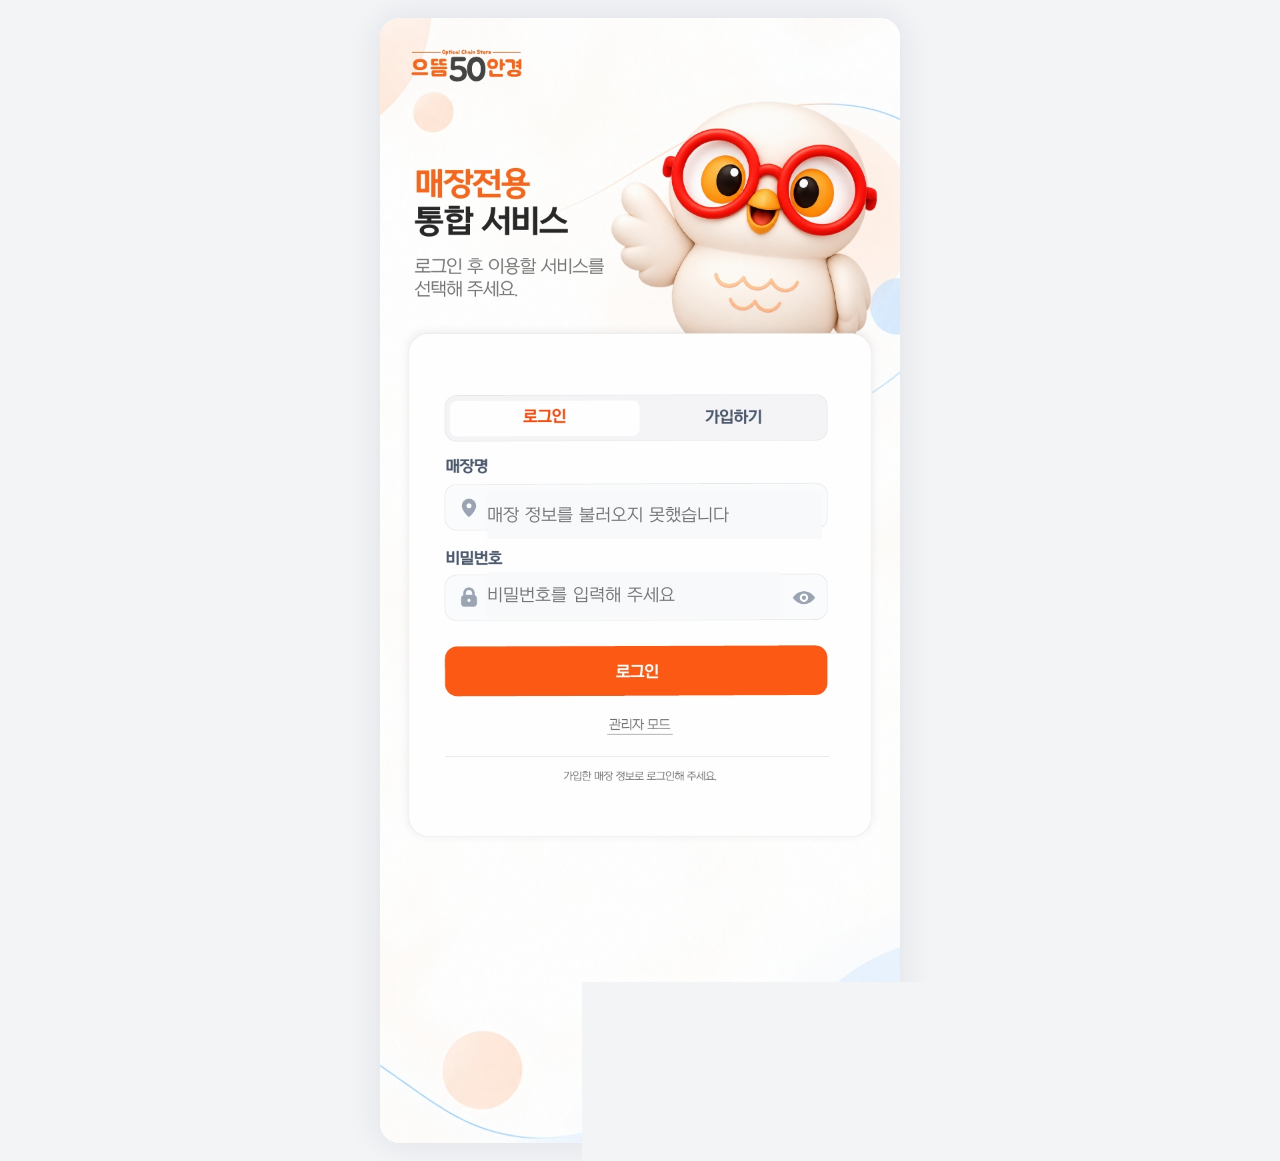
<file: archive.html>
<!doctype html><html lang="ko"><head><meta charset="utf-8"><meta name="viewport" content="width=device-width,initial-scale=1,viewport-fit=cover"><title>보관함</title><link rel="stylesheet" href="shell.css"><link rel="stylesheet" href="ai-shell.css"><style>
body{margin:0;background:#f4f5f7;font-family:NexonLv1,sans-serif;color:#252b34}.archive-page{width:min(100%,520px);min-height:100dvh;margin:auto;padding:0 22px 105px;background:#fff;box-shadow:0 0 28px #17203314}.archive-head{position:relative;height:220px;padding-top:25px;overflow:hidden}.archive-logo{width:112px;cursor:pointer}.archive-head h1{margin:52px 0 6px;font-size:32px}.archive-head p{margin:0;color:#7d8591;font-size:13px}.archive-owl{position:absolute;right:-15px;bottom:-42px;width:195px;height:195px;object-fit:contain}.tools{position:relative;z-index:2}.search{display:flex;align-items:center;height:48px;padding:0 14px;border:1px solid #e0e4ea;border-radius:14px;background:#fafbfc}.search input{flex:1;min-width:0;border:0;outline:0;background:transparent;font:400 13px NexonLv1}.chips{display:flex;gap:7px;margin:12px 0 18px}.chips button{padding:8px 13px;border:1px solid #e0e4e9;border-radius:999px;background:#fff;color:#707986;font:700 11px NexonLv1}.chips button.on{border-color:#ff5a1f;background:#fff4ed;color:#ff5a1f}.archive-list{display:grid;gap:11px}.archive-card{position:relative;padding:16px;border:1px solid #e2e5e9;border-radius:17px;background:#fff;box-shadow:0 3px 12px #18233b08;transition:.16s}.archive-card:hover{border-color:#ffb18e;transform:translateY(-1px)}.archive-card .meta{color:#9299a4;font-size:10px}.archive-card h2{margin:7px 36px 5px 0;font-size:15px}.archive-card p{margin:0;color:#697281;font-size:11px;line-height:1.55}.archive-card .star{position:absolute;right:12px;top:11px;border:0;background:transparent;color:#b5bbc4;font-size:22px}.archive-card .star.on{color:#ff9d1f}.card-actions{display:flex;gap:6px;margin-top:12px}.card-actions button{padding:7px 10px;border:1px solid #e2e5e9;border-radius:9px;background:#fff;color:#616b79;font:700 10px NexonLv1}.card-actions .open{border-color:#ff8b5a;background:#fff4ed;color:#f05212}.empty{padding:46px 18px;text-align:center;border:1px dashed #dfe3e8;border-radius:18px;color:#858d99;font-size:13px}.loading{padding:30px;text-align:center;color:#8b929c}@media(min-width:900px){body{padding:18px}.archive-page{border-radius:20px}}
</style></head><body data-nav="archive"><main class="archive-page"><header class="archive-head"><img class="archive-logo" src="eutteum50-logo.png" alt="으뜸50안경" id="logo"><h1>보관함</h1><p>완성한 홍보 콘텐츠를 다시 확인해요.</p><img class="archive-owl" src="assets/characters/archive-owl.png" alt="파일을 든 부엉이 캐릭터"></header><section class="tools"><label class="search">⌕&nbsp;<input id="q" placeholder="제목이나 내용으로 검색"></label><div class="chips"><button class="on" data-filter="all">전체</button><button data-filter="favorite">즐겨찾기</button><button data-filter="recent">최신순</button></div></section><section id="list" class="archive-list"><div class="loading">보관함을 불러오는 중…</div></section></main><script src="portal.js"></script><script>
if(!session())go('index.html');const $=s=>document.querySelector(s),token=session().token,FAV='eutteum50:archive-favorites';let items=[],filter='all';const favs=()=>{try{return new Set(JSON.parse(localStorage.getItem(FAV)||'[]'))}catch{return new Set}};const esc=s=>String(s??'').replace(/[&<>"']/g,c=>({'&':'&amp;','<':'&lt;','>':'&gt;','"':'&quot;',"'":'&#39;'}[c]));const idOf=(x,i)=>String(x.id||x.content_id||x.uuid||i);const titleOf=x=>x.title||x.subject||x.name||x.q||x.topic||'제목 없는 콘텐츠';const blockText=x=>(x.blocks||[]).flatMap(b=>b.variants?.length?b.variants:[b]).map(b=>[b.title,b.body,b.text].filter(Boolean).join('\n')).filter(Boolean).join('\n\n');const bodyOf=x=>typeof x.body==='string'?x.body:typeof x.content==='string'?x.content:x.text||x.result||x.summary||blockText(x)||'';const dateOf=x=>x.created_at||x.updated_at||x.createdAt||'';
function paint(){const f=favs(),needle=q.value.trim().toLowerCase();let rows=items.map((x,i)=>({...x,_id:idOf(x,i)})).filter(x=>!needle||`${titleOf(x)} ${bodyOf(x)}`.toLowerCase().includes(needle));if(filter==='favorite')rows=rows.filter(x=>f.has(x._id));rows.sort((a,b)=>String(dateOf(b)).localeCompare(String(dateOf(a))));list.innerHTML=rows.length?rows.map(x=>`<article class="archive-card"><button class="star ${f.has(x._id)?'on':''}" data-star="${esc(x._id)}" aria-label="즐겨찾기">★</button><div class="meta">${dateOf(x)?new Date(dateOf(x)).toLocaleDateString('ko-KR'):''}</div><h2>${esc(titleOf(x))}</h2><p>${esc(String(bodyOf(x)).slice(0,150))}</p><div class="card-actions"><button class="open" data-copy="${esc(x._id)}">내용 복사</button><button data-delete="${esc(x._id)}">삭제</button></div></article>`).join(''):'<div class="empty">저장된 콘텐츠가 없습니다.<br>글 생성에서 첫 콘텐츠를 만들어 보세요.</div>';document.querySelectorAll('[data-star]').forEach(b=>b.onclick=()=>{const s=favs(),id=b.dataset.star;s.has(id)?s.delete(id):s.add(id);localStorage.setItem(FAV,JSON.stringify([...s]));paint()});document.querySelectorAll('[data-copy]').forEach(b=>b.onclick=async()=>{const x=items.find((v,i)=>idOf(v,i)===b.dataset.copy);await navigator.clipboard.writeText([titleOf(x),bodyOf(x)].filter(Boolean).join('\n\n'));b.textContent='복사했어요';setTimeout(()=>b.textContent='내용 복사',1200)});document.querySelectorAll('[data-delete]').forEach(b=>b.onclick=async()=>{if(!confirm('이 콘텐츠를 삭제할까요?'))return;try{await rpc('delete_store_content',{p_token:token,p_content_id:b.dataset.delete});items=items.filter((v,i)=>idOf(v,i)!==b.dataset.delete);paint()}catch(e){alert(e.message)}})}
async function load(){try{const d=scalar(await rpc('list_store_contents',{p_token:token}));const raw=Array.isArray(d)?d:Array.isArray(d?.items)?d.items:Array.isArray(d?.contents)?d.contents:[];items=raw.map(x=>({...x,...(x.content&&typeof x.content==='object'?x.content:{}),id:x.id||x.content?.id,created_at:x.created_at||x.content?.at}));paint()}catch(e){list.innerHTML=`<div class="empty">${esc(e.message)}</div>`}}q.oninput=paint;document.querySelectorAll('[data-filter]').forEach(b=>b.onclick=()=>{filter=b.dataset.filter;document.querySelectorAll('[data-filter]').forEach(x=>x.classList.toggle('on',x===b));paint()});logo.onclick=()=>go('service.html');load();
</script><script src="ai-shell.js"></script></body></html>
</file>
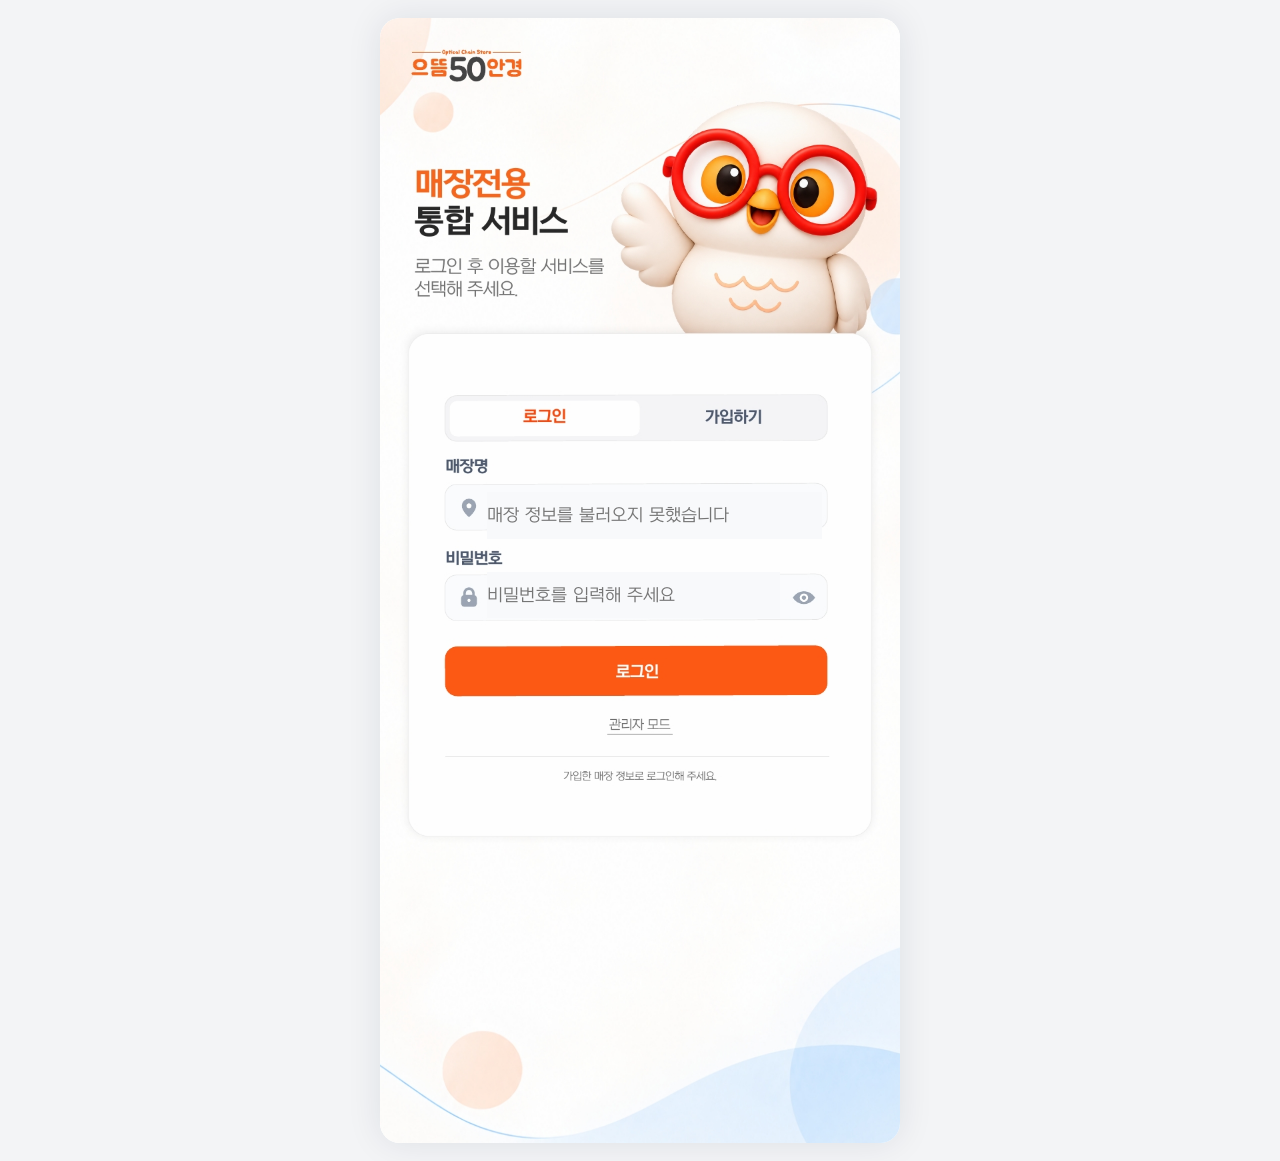
<file: product.html>
<!doctype html>
<html lang="ko">
  <head>
    <meta charset="utf-8" />
    <meta
      name="viewport"
      content="width=device-width,initial-scale=1,viewport-fit=cover"
    />
    <title>제품 홍보글 만들기</title>
    <link rel="stylesheet" href="shell.css" />
    <link rel="stylesheet" href="ai-shell.css" />
    <style>
      body {
        margin: 0;
        background: #f3f4f6;
        font-family: NexonLv1, sans-serif;
        color: #242832;
      }
      .product-page {
        width: min(100%, 520px);
        margin: auto;
        background: #fff;
        min-height: 100dvh;
        box-shadow: 0 0 28px #18233b16;
      }
      .product-top {
        position: relative;
        aspect-ratio: 780/850;
        background: #fff;
      }
      .product-top > .base {
        position: absolute;
        inset: 0;
        width: 100%;
        height: 100%;
        display: block;
      }
      .product-query {
        position: absolute;
        z-index: 5;
        left: 15.2%;
        top: 62.1%;
        width: 77%;
        height: 7.2%;
        padding: 0 2%;
        border: 0;
        outline: 0;
        background: transparent;
        color: #303845;
        font:
          400 clamp(13px, 3vw, 18px) NexonLv1,
          sans-serif;
      }
      .find-hit,
      .back-hit,
      .header-ai {
        position: absolute;
        z-index: 7;
        border: 0;
        background: transparent;
        cursor: pointer;
      }
      .find-hit {
        left: 5%;
        top: 72.35%;
        width: 90%;
        height: 9.4%;
      }
      .back-hit {
        left: 4.6%;
        top: 18.2%;
        width: 8.2%;
        height: 7%;
      }
      .step-live {
        position: absolute;
        z-index: 6;
        left: 5%;
        right: 5%;
        top: 30.3%;
        height: 7%;
        display: grid;
        grid-template-columns: 1fr 1fr 1fr;
        align-items: center;
        background: #fff;
      }
      .step-live span {
        display: flex;
        align-items: center;
        gap: 6px;
        color: #888;
        font-size: clamp(10px, 2.7vw, 16px);
        white-space: nowrap;
      }
      .step-live span::before {
        content: attr(data-no);
        display: grid;
        place-items: center;
        width: 28px;
        height: 28px;
        border: 1px solid #999;
        border-radius: 50%;
        font-weight: 700;
      }
      .step-live span::after {
        content: "";
        height: 1px;
        flex: 1;
        margin-left: 5px;
        background: #dedede;
      }
      .step-live span:last-child::after {
        display: none;
      }
      .step-live span.on {
        color: #ff5a18;
        font-weight: 700;
      }
      .step-live span.on::before {
        border-color: #ff5a18;
        background: #ff5a18;
        color: #fff;
      }
      .recent-live {
        position: absolute;
        z-index: 7;
        left: 5%;
        right: 5%;
        top: 91.3%;
        height: 7%;
        display: flex;
        align-items: center;
        gap: 7px;
        overflow: hidden;
        background: #fff;
      }
      .recent-live button {
        height: 28px;
        padding: 0 10px;
        border: 1px solid #ddd;
        border-radius: 999px;
        background: #fff;
        color: #757b86;
        font: 400 11px NexonLv1;
        white-space: nowrap;
      }
      .recent-live button.clear {
        margin-left: auto;
        border: 0;
        border-radius: 0;
        text-decoration: underline;
      }
      .header-store {
        position: absolute;
        z-index: 9;
        left: 79%;
        top: 5.75%;
        width: 12%;
        height: 4.8%;
        border: 0;
        background: transparent;
        font: 700 clamp(9px, 2.4vw, 14px) NexonLv1;
        overflow: hidden;
        text-overflow: ellipsis;
        white-space: nowrap;
        cursor: pointer;
      }
      .header-ai {
        left: 54.4%;
        top: 5.2%;
        width: 20.5%;
        height: 5.8%;
      }
      .menu {
        position: absolute;
        z-index: 20;
      }
      .menu img {
        display: block;
        width: 100%;
      }
      .menu button {
        position: absolute;
        inset: 0;
        border: 0;
        background: transparent;
      }
      .ai-drop {
        left: 55.9%;
        top: 12.9%;
        width: 18.5%;
      }
      .store-drop {
        left: 74.7%;
        top: 12.9%;
        width: 19.5%;
      }
      .store-drop button:first-of-type {
        bottom: 50%;
      }
      .store-drop button:last-of-type {
        top: 50%;
      }
      .hidden {
        display: none !important;
      }
      .recent-live {
        right: 24% !important;
      }
      .recent-live button.clear {
        display: none;
      }
      .recent-live button {
        cursor: pointer;
      }
      .recent-live button:hover {
        border-color: #ffb28f;
        background: #fff5ef;
        color: #ff5a18;
      }
      .clear-hit {
        position: absolute;
        z-index: 8;
        right: 4.8%;
        top: 88.5%;
        width: 20%;
        height: 8%;
        border: 0;
        background: transparent;
        cursor: pointer;
      }
      .logo-hit {
        position: absolute;
        z-index: 8;
        left: 4%;
        top: 4%;
        width: 39%;
        height: 8%;
        border: 0;
        background: transparent;
        cursor: pointer;
      }
      .product-query {
        font-size: clamp(11px, 2.55vw, 15px);
        letter-spacing: -0.035em;
        line-height: 1;
      }
      .results {
        padding: 18px 2% 100px;
        background: #fff;
      }
      .product-panel {
        border: 1px solid #e0e4ea;
        border-radius: 20px;
        overflow: hidden;
      }
      .result-head {
        display: flex;
        align-items: center;
        justify-content: space-between;
        padding: 14px 18px;
        border-bottom: 1px solid #e4e7ec;
      }
      .result-head h2 {
        margin: 0;
        font-size: 15px;
      }
      .result-head small {
        color: #687286;
        font-size: 12px;
        font-weight: 400;
      }
      .show-all {
        padding: 7px 12px;
        border: 1px solid #dfe3e9;
        border-radius: 10px;
        background: #fff;
        color: #596476;
        font: 400 11px NexonLv1;
        cursor: pointer;
      }
      .show-all:hover {
        border-color: #ff9f75;
        color: #ff5a18;
        background: #fff8f3;
      }
      .products {
        display: grid;
        gap: 9px;
        padding: 18px;
      }
      .product-card {
        position: relative;
        width: 100%;
        padding: 13px 42px 13px 14px;
        border: 1px solid #dfe3e9;
        border-radius: 15px;
        background: #fafbfc;
        text-align: left;
        color: #242832;
        cursor: pointer;
        transition: 0.15s;
      }
      .product-card:hover {
        border-color: #ffb28f;
        background: #fffaf7;
      }
      .product-card.on {
        border: 2px solid #ff5a18;
        background: #fff1e8;
        padding: 12px 41px 12px 13px;
        box-shadow: 0 0 0 1px #ff5a18;
      }
      .product-card h3 {
        margin: 0 0 3px;
        font-size: 14px;
      }
      .product-card p {
        margin: 0;
        color: #7a8393;
        font-size: 11px;
        line-height: 1.45;
        display: -webkit-box;
        -webkit-line-clamp: 2;
        -webkit-box-orient: vertical;
        overflow: hidden;
      }
      .product-card strong {
        display: block;
        margin-top: 6px;
        font-size: 13px;
        font-weight: 400;
      }
      .product-card .tags {
        display: flex;
        gap: 4px;
        flex-wrap: wrap;
        margin-top: 7px;
      }
      .product-card .tag {
        padding: 2px 6px;
        border: 1px solid #dfe3e9;
        border-radius: 4px;
        background: #fff;
        color: #7a8393;
        font-size: 10px;
      }
      .product-card.on .tag {
        border-color: #ffb28f;
        color: #ff5a18;
      }
      .product-card .check {
        position: absolute;
        right: 12px;
        top: 12px;
        width: 18px;
        height: 18px;
        border: 1px solid #cfd5df;
        border-radius: 50%;
        background: #fff;
      }
      .product-card.on .check {
        border-color: #ff5a18;
        background: #ff5a18;
        color: #fff;
      }
      .product-card.on .check::after {
        content: "✓";
        display: grid;
        place-items: center;
        height: 100%;
        font-size: 11px;
      }
      .choice-box {
        margin-top: 18px;
        border: 1px solid #e0e4ea;
        border-radius: 18px;
        overflow: hidden;
      }
      .choice-box h3 {
        margin: 0;
        padding: 15px 14px;
        border-bottom: 1px solid #e4e7ec;
        font-size: 14px;
      }
      .choice-body {
        padding: 14px;
      }
      .choice-body h4 {
        margin: 16px 0 8px;
        font-size: 12px;
        color: #687286;
      }
      .pills {
        display: flex;
        gap: 7px;
        flex-wrap: wrap;
      }
      .pills button {
        padding: 8px 13px;
        border: 1px solid #dfe3e9;
        border-radius: 999px;
        background: #fff;
        color: #596476;
        font: 400 11px NexonLv1;
        cursor: pointer;
      }
      .pills button:hover {
        border-color: #ffb28f;
        background: #fff8f3;
      }
      .pills button.on {
        border-color: #ff5a18;
        background: #fff4ed;
        color: #ff5a18;
        font-weight: 700;
      }
      .field-block {
        margin-top: 16px;
      }
      .field-block label {
        display: block;
        margin-bottom: 7px;
        color: #687286;
        font-size: 12px;
        font-weight: 700;
      }
      .field-block input,
      .field-block select {
        width: 100%;
        height: 44px;
        padding: 0 13px;
        border: 1px solid #dfe3e9;
        border-radius: 11px;
        background: #fafbfc;
        color: #242832;
        font: 400 12px NexonLv1;
      }
      .field-block small {
        display: block;
        margin-top: 6px;
        color: #8a919e;
        font-size: 11px;
        line-height: 1.45;
      }
      .official {
        display: flex;
        align-items: flex-start;
        gap: 8px;
        margin-top: 16px;
        color: #596476;
        font-size: 11px;
        line-height: 1.5;
      }
      .official input {
        margin-top: 2px;
      }
      .usage-box {
        display: flex;
        justify-content: space-between;
        gap: 10px;
        margin-top: 18px;
        padding: 13px;
        border: 1px solid #ffc7aa;
        border-radius: 14px;
        background: #fff7f1;
        color: #74330f;
        font-size: 12px;
      }
      .usage-box strong {
        white-space: nowrap;
      }
      .next {
        width: 100%;
        height: 50px;
        margin-top: 18px;
        border: 0;
        border-radius: 14px;
        background: #e84b00;
        color: #fff;
        font: 700 16px NexonLv1;
        cursor: pointer;
      }
      .empty {
        padding: 28px;
        text-align: center;
        color: #7a8393;
        border: 1px solid #e2e6eb;
        border-radius: 15px;
      }
      .bottom {
        position: fixed;
        left: 50%;
        bottom: 0;
        z-index: 50;
        width: min(100%, 520px);
        transform: translateX(-50%);
        background: #fff;
        box-shadow: 0 -2px 12px #17203312;
      }
      .bottom img {
        display: block;
        width: 100%;
      }
      .bottom button {
        position: absolute;
        top: 0;
        bottom: 0;
        width: 33.33%;
        border: 0;
        background: transparent;
      }
      .bottom .home {
        left: 0;
      }
      .bottom .archive {
        left: 33.33%;
      }
      .bottom .settings {
        right: 0;
      }
    </style>
  </head>
  <body data-nav="create">
    <main class="product-page">
      <section class="product-top">
        <img
          class="base"
          src="assets/ui/product-top.png"
          alt="제품 홍보글 만들기"
        /><button id="logoHome" class="logo-hit" aria-label="홈으로"></button>
        <div class="step-live">
          <span id="s1" class="on" data-no="1">제품 찾기</span
          ><span id="s2" data-no="2">내용 선택</span
          ><span id="s3" data-no="3">완성·저장</span>
        </div>
        <button class="back-hit" id="back" aria-label="뒤로"></button
        ><input
          id="query"
          class="product-query"
          placeholder="예: 오유파인 / 누진다초점렌즈 / 선글라스 / 안경테"
        /><button
          id="findProduct"
          class="find-hit"
          aria-label="제품 찾기"
        ></button>
        <div id="recent" class="recent-live"></div>
        <button
          id="clearRecent"
          class="clear-hit"
          aria-label="최근 검색어 전체 삭제"
        ></button
        ><button
          id="aiMenu"
          class="header-ai"
          aria-label="AI 콘텐츠 메뉴"
        ></button
        ><button id="storeMenu" class="header-store"></button>
        <div id="aiDrop" class="menu ai-drop hidden">
          <img src="assets/ui/ai-menu-hq.png" alt="교육용 퀴즈" /><button
            id="toQuiz"
          ></button>
        </div>
        <div id="storeDrop" class="menu store-drop hidden">
          <img
            src="assets/ui/store-menu-hq.png"
            alt="내 정보와 로그아웃"
          /><button id="myInfo"></button><button id="logout"></button>
        </div>
      </section>
      <section id="results" class="results hidden">
        <div class="product-panel">
          <div class="result-head">
            <h2>소개할 제품 <small id="pickCount"></small></h2>
            <button id="showAll" class="show-all">전체 제품 보기</button>
          </div>
          <div id="products" class="products"></div>
        </div>
        <div class="choice-box">
          <h3>어디에 올릴 글인가요? <small>한 곳만 선택</small></h3>
          <div class="choice-body">
            <div id="channels" class="pills"></div>
            <h4>글의 목적</h4>
            <div id="purposes" class="pills"></div>
            <h4>
              누구에게
              <small>고르면 말투와 예시가 그 손님에게 맞춰집니다</small>
            </h4>
            <div id="targets" class="pills"></div>
            <div class="field-block">
              <label for="tone">말투</label
              ><select id="tone">
                <option>친근하고 편안한</option>
                <option>전문적이고 신뢰감 있는</option>
                <option>발랄하고 경쾌한</option></select
              ><small>다정한 대화체 · 부드러운 설명 · 이모지 1~3개</small>
            </div>
            <div class="field-block">
              <label for="length">글 길이</label
              ><select id="length">
                <option>보통</option>
                <option>짧게</option>
                <option>자세히</option></select
              ><small>자세히는 실제 AI 사용량이 조금 더 많아요.</small>
            </div>
            <div class="field-block">
              <label for="situation">언제·어떤 상황</label
              ><input
                id="situation"
                placeholder="필요할 때만 입력·예) 신학기 시작, 여름휴가 전"
              />
            </div>
            <label class="official"
              ><input id="official" type="checkbox" checked /><span
                >공식 인터넷 자료의 제품 설명·컬러 콘셉트·관리 정보를 참고하며
                등록 자료와 다른 수치나 없는 매장 지원은 넣지 않습니다.</span
              ></label
            >
            <div class="field-block">
              <label for="eventPeriod">행사 기간이 있을 때만</label
              ><input id="eventPeriod" placeholder="예: 9월 15일 ~ 10월 5일" />
            </div>
            <div class="field-block">
              <label for="benefit">행사·혜택 내용</label
              ><input
                id="benefit"
                placeholder="예: 선글라스 전 품목 20% 할인, 구매 시 안경닦이 증정"
              />
            </div>
            <div class="field-block">
              <label for="highlight">꼭 넣을 말</label
              ><input
                id="highlight"
                placeholder="예: 주차 2시간 무료, 예약 없이 방문 가능"
              />
            </div>
            <button id="next" class="next">홍보글 만들기 · AI 1회 사용</button>
            <div class="usage-box">
              <span
                ><b>AI 글쓰기</b><br /><small id="resetInfo"
                  >사용량을 확인하고 있습니다.</small
                ></span
              ><strong id="usageInfo">사용 0/20회</strong>
            </div>
          </div>
        </div>
        <article id="generated" class="result-copy hidden">
          <h3>완성된 홍보글</h3>
          <h4 id="generatedTitle"></h4>
          <pre id="generatedBody"></pre>
          <button id="copyGenerated" class="copy-result">전체 복사</button>
        </article>
      </section>
    </main>
    <script src="portal.js"></script>
    <script>
      if (!session()) go("index.html");
      const $ = (s) => document.querySelector(s),
        RECENT = "eutteum50:recent-product-searches";
      let all = [],
        matched = [],
        selected = null,
        channel = "네이버 블로그",
        purpose = "제품 소개",
        target = "AI가 추천";
      storeMenu.textContent = storeName();
      const readRecent = () => {
        try {
          return JSON.parse(localStorage.getItem(RECENT) || "[]");
        } catch {
          return [];
        }
      };
      function esc(s) {
        return String(s ?? "").replace(
          /[&<>"']/g,
          (c) =>
            ({
              "&": "&amp;",
              "<": "&lt;",
              ">": "&gt;",
              '"': "&quot;",
              "'": "&#39;",
            })[c],
        );
      }
      function renderRecent() {
        const a = readRecent();
        recent.innerHTML = a
          .map((x, i) => `<button data-i="${i}">${esc(x)}</button>`)
          .join("");
        recent.querySelectorAll("[data-i]").forEach(
          (b) =>
            (b.onclick = () => {
              query.value = a[+b.dataset.i];
              query.focus();
            }),
        );
      }
      function scalar2(v) {
        if (Array.isArray(v) && v.length === 1) return scalar2(v[0]);
        if (v && typeof v === "object") {
          const k = Object.keys(v);
          if (k.length === 1) return v[k[0]];
        }
        return v;
      }
      function norm(s) {
        return String(s || "")
          .toLowerCase()
          .replace(/[\s·._-]/g, "");
      }
      async function loadCatalog() {
        const d = scalar2(await rpc("get_public_catalog")) || {};
        all = (d.products || []).map((p, i) => ({
          ...p,
          id: String(p.id || p.code || i),
          name: p.name || p.product_name || "",
          keywords: Array.isArray(p.keywords)
            ? p.keywords.join(" ")
            : p.keywords || p.search_keywords || "",
          features: Array.isArray(p.features)
            ? p.features.join(" · ")
            : p.features || "",
          price: p.price || "",
        }));
      }
      function renderProducts() {
        products.innerHTML = matched.length
          ? matched
              .map((p) => {
                const tags = String(p.keywords || "")
                  .split(/[,|;]/)
                  .map((x) => x.trim())
                  .filter(Boolean)
                  .slice(0, 3);
                let meta = [p.cat || p.category, p.target]
                  .filter(Boolean)
                  .join(" · ");
                if (!meta)
                  meta = String(p.features || "등록된 제품 정보")
                    .split(/[|\n]/)[0]
                    .replace(/\[[^\]]+\]/g, "")
                    .trim()
                    .slice(0, 95);
                const price = Number(
                  String(p.price || "").replace(/[^0-9.]/g, ""),
                );
                return `<button class="product-card ${selected === p.id ? "on" : ""}" data-id="${esc(p.id)}"><span class="check"></span><h3>${esc(p.name)}</h3><p>${esc(meta)}</p>${price ? `<strong>${price.toLocaleString()}원</strong>` : ""}<span class="tags">${tags.map((t) => `<span class="tag">${esc(t)}</span>`).join("")}</span></button>`;
              })
              .join("")
          : '<div class="empty">검색어와 일치하는 등록 제품이 없습니다.</div>';
        pickCount.textContent = selected
          ? "1개 선택됨"
          : "한 개를 선택해 주세요";
        products.querySelectorAll("button").forEach(
          (b) =>
            (b.onclick = () => {
              selected = selected === b.dataset.id ? null : b.dataset.id;
              renderProducts();
            }),
        );
      }
      function pillSet(el, items, get, set) {
        el.innerHTML = items
          .map(
            (x) =>
              `<button class="${get() === x ? "on" : ""}" data-v="${x}">${x}</button>`,
          )
          .join("");
        el.querySelectorAll("button").forEach(
          (b) =>
            (b.onclick = () => {
              set(b.dataset.v);
              pillSet(el, items, get, set);
            }),
        );
      }
      function renderChoices() {
        pillSet(
          channels,
          ["네이버 블로그", "인스타그램"],
          () => channel,
          (v) => (channel = v),
        );
        pillSet(
          purposes,
          ["제품 소개", "할인·이벤트", "매장 소식", "정보·관리 팁"],
          () => purpose,
          (v) => (purpose = v),
        );
        pillSet(
          targets,
          [
            "AI가 추천",
            "일반 손님",
            "학생·수험생",
            "직장인",
            "운전하는 분",
            "중장년·어르신",
            "부모님을 위해 알아보는 자녀",
            "아이와 부모님",
          ],
          () => target,
          (v) => (target = v),
        );
      }
      async function search() {
        const q = query.value.trim();
        if (!q) return query.focus();
        findProduct.disabled = true;
        try {
          if (!all.length) await loadCatalog();
          const n = norm(q),
            tokens = q
              .split(/[\s,/]+/)
              .map(norm)
              .filter(Boolean);
          matched = all
            .filter((p) => {
              const hay = norm(
                [p.name, p.keywords, p.category, p.cat, p.features].join(" "),
              );
              return hay.includes(n) || tokens.some((t) => hay.includes(t));
            })
            .slice(0, 12);
          selected = matched[0]?.id || null;
          localStorage.setItem(
            RECENT,
            JSON.stringify(
              [q, ...readRecent().filter((x) => x !== q)].slice(0, 5),
            ),
          );
          renderRecent();
          renderProducts();
          renderChoices();
          results.classList.remove("hidden");
          s1.classList.remove("on");
          s2.classList.add("on");
          results.scrollIntoView({ behavior: "smooth", block: "start" });
        } catch (e) {
          alert(e.message);
        } finally {
          findProduct.disabled = false;
        }
      }
      findProduct.onclick = search;
      query.onkeydown = (e) => {
        if (e.key === "Enter") {
          e.preventDefault();
          search();
        }
      };
      clearRecent.onclick = () => {
        localStorage.removeItem(RECENT);
        renderRecent();
      };
      showAll.onclick = async () => {
        if (!all.length) await loadCatalog();
        matched = all.slice(0, 30);
        selected = null;
        renderProducts();
        results.classList.remove("hidden");
        s1.classList.remove("on");
        s2.classList.add("on");
      };
      back.onclick = () => go("ai-home.html");
      logoHome.onclick = () => go("service.html");
      next.onclick = async () => {
        if (!selected) return alert("제품을 한 개 선택해 주세요.");
        const p = matched.find((x) => x.id === selected),
          form = {
            product: p,
            query: query.value,
            channel,
            purpose,
            target,
            tone: tone.value,
            length: length.value,
            situation: situation.value,
            official: official.checked,
            eventPeriod: eventPeriod.value,
            benefit: benefit.value,
            highlight: highlight.value,
          };
        sessionStorage.setItem(
          "eutteum50:product-selection",
          JSON.stringify(form),
        );
        next.disabled = true;
        next.textContent = "AI가 홍보글을 쓰는 중…";
        try {
          let store={...(session().store||{})};
          try{const latest=scalar(await rpc('get_my_store',{p_token:session().token}));if(latest&&typeof latest==='object')store={...store,...latest}}catch(e){console.warn(e)}
          const storeFacts=[`매장명: ${store.name||store.full_name||storeName()}`,`지역: ${store.region||'미입력'}`,`주소: ${store.addr||store.address||'미입력'}`,`매장전화: ${store.phone||'미입력'}`,`매장 핸드폰: ${store.mobile||'미입력'}`,`영업시간: ${store.hours||'미입력'}`,`주차: ${store.parking||'미입력'}`,`인스타그램: ${store.insta||'미입력'}`,`매장 특징·추가 안내: ${store.extra||'없음'}`].join('\n');
          const prompt = `으뜸50안경 매장의 홍보글을 작성해 주세요.\n[로그인 매장 정보]\n${storeFacts}\n\n제품: ${p.name}. 제품 정보: ${p.features || p.keywords || ""}. 채널: ${channel}. 목적: ${purpose}. 대상: ${target}. 말투: ${tone.value}. 길이: ${length.value}. 상황: ${situation.value || "없음"}. 행사기간: ${eventPeriod.value || "없음"}. 혜택: ${benefit.value || "없음"}. 꼭 넣을 말: ${highlight.value || "없음"}. 등록되지 않은 매장 정보·수치·혜택은 만들지 마세요. JSON만 출력: {"title":"제목","body":"본문","tags":["태그"]}`;
          const r = await fetch(`${API}/functions/v1/generate-content`, {
              method: "POST",
              headers: {
                apikey: KEY,
                Authorization: `Bearer ${KEY}`,
                "Content-Type": "application/json",
              },
              body: JSON.stringify({
                token: session().token,
                instructions:
                  "주어진 매장·제품 정보만 사용하는 한국어 안경원 홍보글 작성자입니다.",
                prompt,
              }),
            }),
            d = await r.json();
          if (!r.ok) throw new Error(d.message || "AI 글을 만들지 못했습니다.");
          let out;
          try {
            out = JSON.parse(
              String(d.text || "").replace(/^```json\s*|\s*```$/g, ""),
            );
          } catch {
            out = { title: `${p.name} 안내`, body: String(d.text || "") };
          }
          generatedTitle.textContent = out.title || `${p.name} 안내`;
          generatedBody.textContent =
            (out.body || "") +
            (Array.isArray(out.tags) && out.tags.length
              ? "\n\n" +
                out.tags.map((x) => "#" + String(x).replace(/^#/, "")).join(" ")
              : "");
          generated.classList.remove("hidden");
          s2.classList.remove("on");
          s3.classList.add("on");
          generated.scrollIntoView({ behavior: "smooth", block: "start" });
          if (d.usage) {
            usageInfo.textContent = `사용 ${d.usage.used || 0}/${d.usage.limit || 20}회 · ${d.usage.remaining ?? ""}회 남음`;
          }
        } catch (e) {
          alert(e.message);
        } finally {
          next.disabled = false;
          next.textContent = "홍보글 만들기 · AI 1회 사용";
        }
      };
      copyGenerated.onclick = async () => {
        await navigator.clipboard.writeText(
          [generatedTitle.textContent, generatedBody.textContent]
            .filter(Boolean)
            .join("\n\n"),
        );
        copyGenerated.textContent = "복사했어요";
        setTimeout(() => (copyGenerated.textContent = "전체 복사"), 1300);
      };
      aiMenu.onclick = () => {
        aiDrop.classList.toggle("hidden");
        storeDrop.classList.add("hidden");
      };
      storeMenu.onclick = () => {
        storeDrop.classList.toggle("hidden");
        aiDrop.classList.add("hidden");
      };
      toQuiz.onclick = () => go("profile-list.html?next=quiz");
      myInfo.onclick = () => openStoreInfo();
      logout.onclick = () => {
        localStorage.removeItem(SESSION);
        localStorage.removeItem("eutteum50:private:fc:session");
        go("index.html");
      };
      const usage = aiUsage();
      usageInfo.textContent = `사용 ${usage.used}/${usage.limit}회 · ${Math.max(0, usage.limit - usage.used)}회 남음`;
      resetInfo.textContent = "완성된 글을 만들 때만 1회 차감됩니다.";
      renderRecent();
    </script>
    <script src="ai-shell.js"></script>
  </body>
</html>
</file>
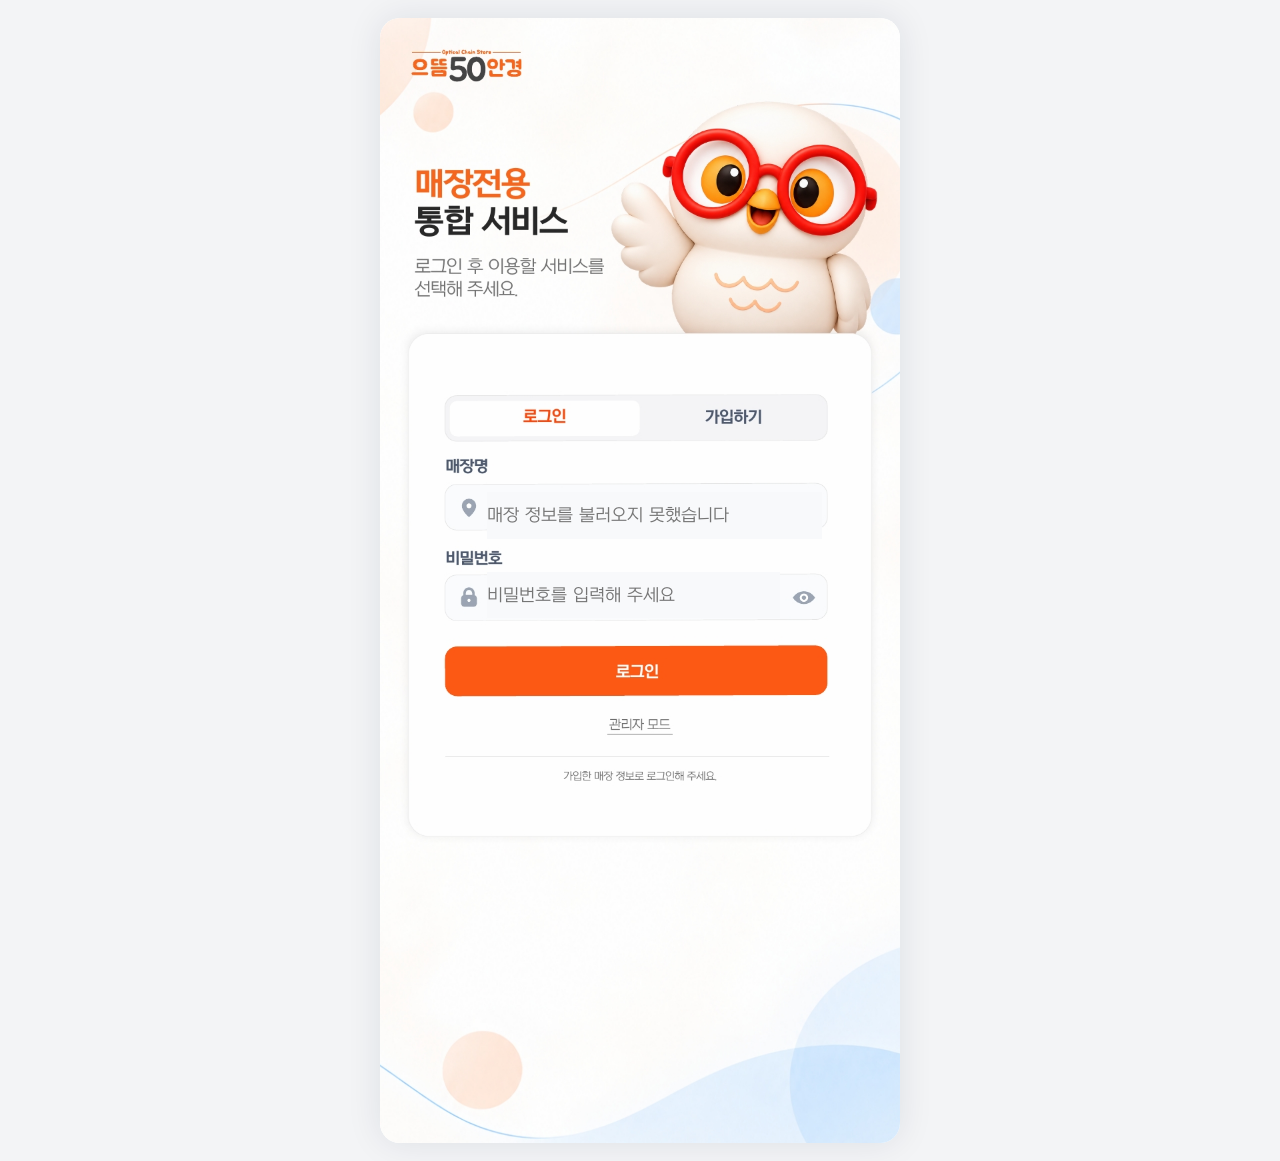
<file: profile-list.html>
<!doctype html>
<html lang="ko">
<head>
  <meta charset="utf-8">
  <meta name="viewport" content="width=device-width,initial-scale=1">
  <title>퀴즈 프로필 선택</title>
  <link rel="stylesheet" href="quiz-home.css">
  <style>
    *{box-sizing:border-box}
    body{margin:0;background:#fff;color:#2f3033;font-family:Nexon,sans-serif}
    .profile-app{max-width:520px;min-height:100dvh;margin:auto;background:#fff;padding:26px 26px 80px}
    .profile-top{display:flex;justify-content:space-between;align-items:center;margin-bottom:8px}
    .profile-top .logo-link{display:inline-flex;align-items:center;text-decoration:none;border:0;padding:0;background:none}
    .profile-top .logo-link img{width:115px;display:block}
    .switch-link{display:inline-flex;align-items:center;gap:8px;height:40px;padding:0 14px;border:1.6px solid #2276f5;border-radius:999px;background:#f6fbff;text-decoration:none;color:#1c70f0;font-weight:700;font-size:14px}
    .switch-link i{width:8px;height:8px;border-right:2px solid currentColor;border-bottom:2px solid currentColor;transform:rotate(45deg);margin-top:-4px}
    .select-hero{text-align:center;position:relative;padding-top:8px;height:295px;margin-bottom:4px;overflow:visible}
    .hero-shape{position:absolute;background:#fff1e6;border-radius:50%;z-index:0;pointer-events:none}.hero-shape.s1{width:140px;height:76px;left:18px;top:73px;transform:rotate(18deg)}.hero-shape.s2{width:146px;height:82px;right:15px;top:58px;transform:rotate(-20deg)}.hero-shape.s3{width:118px;height:66px;right:15px;top:154px;transform:rotate(16deg)}
    .hero-star{position:absolute;width:28px;height:28px;background:#ff711f;clip-path:polygon(50% 0,60% 38%,100% 50%,60% 62%,50% 100%,40% 62%,0 50%,40% 38%);z-index:1}.hero-star.a{left:29px;top:185px}.hero-star.b{right:23px;top:89px;width:34px;height:34px}
    .select-hero img{display:block;width:min(250px,64vw);height:190px;object-fit:contain;margin:22px auto -1px;position:relative;z-index:2}
    .select-hero h1{position:relative;z-index:2;font-size:34px;letter-spacing:-2px;line-height:1.15;margin:0;color:#2e2e31}.select-hero p{position:relative;z-index:2;margin:8px 0 0;color:#888;font-size:15px;font-weight:700}
    .profile-list{display:grid;gap:12px}
    .profile-card,.add-card{width:100%;min-height:94px;border:1px solid #e8e8e8;border-radius:18px;background:#fff;display:flex;align-items:center;gap:15px;padding:12px 17px;text-align:left;box-shadow:0 2px 10px rgba(0,0,0,.04)}
    .profile-card:hover{border-color:#ff7a36}
    .profile-face{width:64px;height:64px;border-radius:17px;background:#fff2e8;position:relative;overflow:hidden;flex:none}
    .profile-face img{position:absolute;inset:0;width:100%;height:100%;object-fit:contain}
    .profile-copy{flex:1;min-width:0}
    .profile-copy strong{font-size:18px;display:block;letter-spacing:-.02em}
    .profile-copy small{display:block;color:#888;margin-top:5px;font-size:13px;font-weight:700}
    .chev{font-size:0;position:relative;width:18px;height:18px;flex:none}
    .chev::before{content:'';position:absolute;inset:0;margin:auto;width:10px;height:10px;border-top:3px solid #909090;border-right:3px solid #909090;transform:rotate(45deg)}
    .add-card{margin-top:6px;border:1px dashed #ffb18d;background:#fcf3ed}
    .add-card .profile-face{border-radius:50%;background:#f9ece1}
    .add-card .chev::before{border-color:#ff7a32}
    .empty{padding:22px 16px;text-align:center;color:#888;font-weight:700}
    .creator{display:none}
    .profile-app.creating .selector{display:none}
    .profile-app.creating .creator{display:block}
    .creator-title{display:flex;align-items:center;gap:14px;margin:14px 0 24px}
    .back-btn{width:48px;height:48px;border:1px solid #ddd;border-radius:12px;background:#fff;font-size:0;position:relative;flex:none}
    .back-btn::before{content:'';position:absolute;inset:0;margin:auto;width:13px;height:13px;border-left:3px solid #444;border-bottom:3px solid #444;transform:rotate(45deg) translate(2px,-2px)}
    .creator-title h1{margin:0;font-size:31px;letter-spacing:-2px;color:#2f3033}
    .form-card{padding:22px;border:1px solid #ececec;border-radius:18px;background:#fff;box-shadow:0 2px 12px rgba(0,0,0,.05)}
    .field{display:block;font-size:14px;font-weight:800;color:#4a5364;margin-bottom:16px}
    .field input{width:100%;margin-top:9px;padding:16px 18px;border:1px solid #e5e5e5;border-radius:15px;font:inherit;outline:none;background:#fff;color:#303030}
    .field input::placeholder{color:#a7adb8}
    .field input:focus{border-color:#ff6b25;box-shadow:0 0 0 3px rgba(255,107,37,.12)}
    .pin-wrap{position:relative}
    .pin-wrap input{padding-right:52px}
    .pin-eye{position:absolute;right:16px;top:50%;transform:translateY(-50%);width:24px;height:24px;border:0;background:none;color:#a2a7b1;display:grid;place-items:center;padding:0;cursor:pointer}
    .pin-help{color:#ff681f;font-size:12px;margin:-7px 0 0;font-weight:700}
    .custom-card{margin-top:18px;padding:16px;background:#fdf1ea;border-radius:18px}
    .custom-head{display:flex;justify-content:space-between;align-items:center;gap:10px}
    .custom-label{display:flex;align-items:center;gap:8px;font-size:17px;font-weight:900;color:#313131}
    .custom-label img{width:28px;height:28px;object-fit:contain}
    .custom-head span{color:#8a8a8a;font-size:12px;font-weight:700;white-space:nowrap}
    .avatar-stage{width:100%;aspect-ratio:322/266;background:white;border-radius:16px;position:relative;overflow:hidden;margin:12px 0 14px;display:grid;place-items:center}
    .avatar-compose{position:relative;width:100%;height:100%;transform:none!important}
    .avatar-stage .avatar-layer{position:absolute;inset:0;width:100%;height:100%;object-fit:contain;pointer-events:none;transform:none!important}
    .avatar-stage .layer-base{z-index:1}.avatar-stage .layer-outfit{z-index:2}.avatar-stage .layer-glasses{z-index:4}.avatar-stage .layer-accessory{z-index:5}.avatar-stage .layer-accessory.behind{z-index:0}
    .custom-tabs{display:grid;grid-template-columns:repeat(3,1fr);gap:10px;margin-bottom:12px}
    .custom-tabs button{border:1px solid #e3e3e3;border-radius:999px;background:#fff;padding:11px;font-weight:800;color:#7d7d7d}
    .custom-tabs button[aria-pressed=true]{background:#ff641f;color:#fff;border-color:#ff641f}
    .item-options-row{display:flex;align-items:center;gap:8px}
    .nav-arrow{width:34px;height:34px;border:0;border-radius:50%;background:linear-gradient(180deg,#ff8c43,#ff641f);color:#fff;font-size:22px;display:grid;place-items:center;box-shadow:0 5px 10px rgba(255,100,31,.2)}
    .nav-arrow[disabled]{opacity:.4;pointer-events:none}
    .item-options{display:flex;gap:7px;overflow-x:auto;padding:3px 0 2px;scroll-snap-type:x mandatory;scrollbar-width:none;flex:1}
    .item-options::-webkit-scrollbar{display:none}
    .item-options button{width:98px;height:100px;flex:none;border:1px solid #eee;border-radius:11px;background:#fff;position:relative;overflow:hidden;scroll-snap-align:start;padding:6px}
    .item-options button[aria-pressed=true]{border:2px solid #ff641f;box-shadow:0 0 0 2px rgba(255,100,31,.08)}
    .item-options img{width:100%;height:100%;object-fit:contain}
    .item-options .none{display:grid;place-items:center;color:#777;font-size:12px;font-weight:800;line-height:1.4}
    .item-options .none::before{content:'⊘';display:block;font-size:54px;line-height:1;color:#858585;margin-top:4px}
    .create-submit{width:100%;margin-top:18px;padding:20px 16px;border:0;border-radius:14px;background:#ff681f;color:#fff;font-size:22px;font-weight:900;box-shadow:0 8px 18px rgba(255,104,31,.22)}
    .profile-error{color:#c94825;font-size:13px;line-height:1.5;font-weight:700;margin:10px 2px 0}
    .pin-dialog{border:0;padding:0;width:min(520px,100%);max-width:none;border-radius:36px 36px 0 0;margin:0;box-shadow:0 -10px 45px rgba(0,0,0,.16);position:fixed;left:50%;bottom:0;top:auto;transform:translateX(-50%)}
    .pin-dialog::backdrop{background:rgba(0,0,0,.45)}
    .pin-sheet{padding:24px 28px 38px;text-align:center;background:#fff;position:relative}
    .drag{width:74px;height:7px;border-radius:999px;background:#aeb2b8;margin:0 auto 8px;cursor:pointer}
    .pin-close{position:absolute;right:22px;top:18px;border:0;background:none;font-size:0;width:30px;height:30px}
    .pin-close::before,.pin-close::after{content:'';position:absolute;left:14px;top:4px;width:3px;height:22px;background:#3b3b3b;border-radius:2px}
    .pin-close::before{transform:rotate(45deg)} .pin-close::after{transform:rotate(-45deg)}
    .lock-img{display:block;width:124px;height:124px;object-fit:contain;margin:24px auto 2px}
    .pin-sheet h2{font-size:30px;letter-spacing:-1.5px;margin:0;color:#2f3033}
    .pin-sheet p{margin:6px 0;color:#8b8b8b;font-weight:700}
    .pin-dots{display:grid;grid-template-columns:repeat(4,1fr);gap:12px;margin:16px 28px 22px}
    .pin-dots i{height:66px;border:1px solid #ddd;border-radius:15px;display:grid;place-items:center;font-style:normal;font-size:30px;color:#222;background:#fff}
    .pin-pad{display:grid;grid-template-columns:repeat(3,1fr);gap:10px}
    .pin-pad button{height:72px;border:1px solid #dedede;border-radius:16px;background:#fff;font-size:30px;font-weight:800;color:#000}
    .pin-pad .minor{font-size:18px;font-weight:700}
    .pin-error{color:#c94825;min-height:20px;font-size:13px;font-weight:700;margin-top:10px}
    .hidden-input{position:absolute;opacity:0;pointer-events:none}
    @media(min-width:760px){
      .pin-dialog{border-radius:36px 36px 0 0;margin:0}
      .pin-sheet{padding-bottom:34px}
    }
    @media(max-width:390px){
      .profile-app{padding:20px 18px 60px}
      .profile-top .logo-link img{width:126px}
      .switch-link{height:38px;padding:0 12px;font-size:13px}
      .select-hero img{height:220px}
      .select-hero h1{font-size:29px}
      .avatar-stage{height:320px}
      .creator-title h1{font-size:27px}
      .pin-sheet{padding-inline:20px}
      .pin-dots{margin-inline:20px}
    }
  
    /* tuned avatar placement */

    .avatar-stage .layer-base{position:absolute!important;inset:0!important;width:100%!important;height:100%!important;object-fit:contain!important;z-index:1!important}
    .avatar-stage .layer-glasses{position:absolute!important;left:50%!important;top:39%!important;width:48%!important;height:auto!important;transform:translate(-50%,-50%)!important;z-index:4!important}
    .avatar-stage .layer-outfit{position:absolute!important;left:50%!important;top:72%!important;width:64%!important;height:auto!important;transform:translate(-50%,-50%)!important;z-index:2!important}
    .avatar-stage .layer-accessory{position:absolute!important;height:auto!important;transform:translate(-50%,-50%)!important;z-index:5!important}
    .avatar-stage .item-a1{left:58%!important;top:25%!important;width:11%!important}.avatar-stage .item-a2{left:50%!important;top:58%!important;width:16%!important}.avatar-stage .item-a3{left:50%!important;top:24%!important;width:60%!important}.avatar-stage .item-a4{left:55%!important;top:58%!important;width:50%!important}.avatar-stage .item-a5{left:63%!important;top:18%!important;width:25%!important}.avatar-stage .item-a6{left:50%!important;top:72%!important;width:62%!important;z-index:3!important}
    .profile-face .avatar-thumb{position:relative;width:100%;height:100%;display:block}.profile-face .avatar-thumb img{position:absolute;object-fit:contain}.profile-face .avatar-thumb .base{inset:0;width:100%;height:100%}.profile-face .avatar-thumb .glasses{left:50%;top:39%;width:48%;transform:translate(-50%,-50%)}.profile-face .avatar-thumb .outfit{left:50%;top:72%;width:64%;transform:translate(-50%,-50%)}.profile-face .avatar-thumb .accessory{transform:translate(-50%,-50%)}.profile-face .avatar-thumb .a1{left:58%;top:25%;width:11%}.profile-face .avatar-thumb .a2{left:50%;top:58%;width:16%}.profile-face .avatar-thumb .a3{left:50%;top:24%;width:60%}.profile-face .avatar-thumb .a4{left:55%;top:58%;width:50%}.profile-face .avatar-thumb .a5{left:63%;top:18%;width:25%}.profile-face .avatar-thumb .a6{left:50%;top:72%;width:62%}

    .nav-arrow{width:34px!important;height:34px!important;border:0!important;border-radius:50%!important;background:#ff681f!important;color:transparent!important;position:relative!important;box-shadow:none!important;flex:none!important}
    .nav-arrow::after{content:"";position:absolute;width:8px;height:8px;border-top:3px solid #fff;border-right:3px solid #fff;top:50%;left:50%}.nav-arrow#itemsPrev::after{transform:translate(-35%,-50%) rotate(-135deg)}.nav-arrow#itemsNext::after{transform:translate(-65%,-50%) rotate(45deg)}.nav-arrow[disabled]{opacity:.35!important}
    @media(max-width:390px){.profile-app{padding-left:18px!important;padding-right:18px!important}.custom-card{padding:12px!important}.item-options button{width:86px!important;height:88px!important}.custom-head span{font-size:10px!important}.select-hero{height:282px!important}.select-hero img{width:230px!important;height:178px!important}.select-hero h1{font-size:30px!important}}
  
    /* exact Illustrator login hero + canonical header */
    .profile-app{padding-top:82px!important;background:#fff!important}
    .profile-top{display:none!important}
    .select-hero{height:auto!important;margin:0 -6px 12px!important;padding:0!important;overflow:hidden!important;position:relative!important}
    .select-hero::before,.select-hero::after,.hero-shape,.hero-star{display:none!important}
    .select-hero-art{display:block!important;width:100%!important;height:auto!important;max-height:none!important;margin:0!important;object-fit:contain!important}
    .avatar-stage{aspect-ratio:1/1!important;height:auto!important;min-height:0!important;overflow:hidden!important}
    .avatar-stage>.quiz-avatar-fit{width:100%!important;height:100%!important}
    .nav-arrow{width:36px!important;height:36px!important;border-radius:50%!important;background:#ff681f!important;font-size:0!important;position:relative!important;box-shadow:none!important}
    .nav-arrow::after{content:"";position:absolute;width:8px;height:8px;border-top:3px solid #fff;border-right:3px solid #fff;top:50%;left:50%}
    #itemsPrev::after{transform:translate(-35%,-50%) rotate(-135deg)}#itemsNext::after{transform:translate(-65%,-50%) rotate(45deg)}
    @media(max-width:520px){.profile-app{padding:78px 16px 34px!important}.select-hero{margin:0 -8px 8px!important}.custom-card{padding:12px!important}.item-options button{width:86px!important;height:88px!important}.custom-head span{font-size:10px!important;white-space:normal!important;text-align:right!important}.creator-title{margin-top:8px!important}}
</style>\n</head>
<body>
  <main id="profileApp" class="profile-app">
    <section class="selector">
      <header class="quiz-global-header"><a class="qgh-logo" href="service.html" aria-label="서비스 선택 홈"><img src="eutteum50-logo.png" alt="으뜸50안경"></a><details><summary>교육용 퀴즈 <i></i></summary><a href="ai-home.html">AI 콘텐츠</a></details></header>
      <div class="select-hero"><img class="select-hero-art" src="assets/ui-parts/quiz-login-hero.png" alt="누가 학습하나요? 프로필을 선택해 주세요"></div>
      <div id="profiles" class="profile-list" aria-live="polite"><p class="empty">프로필을 불러오는 중입니다.</p></div>
      <button id="openCreate" class="add-card" type="button">
        <span class="profile-face"><img src="assets/profile/add.png" alt=""></span>
        <span class="profile-copy"><strong>프로필 추가하기</strong><small>새로운 학습자를 추가해요!</small></span>
        <b class="chev">›</b>
      </button>
    </section>

    <section class="creator">
      <div class="creator-title">
        <button id="closeCreate" class="back-btn" type="button" aria-label="뒤로">‹</button>
        <h1>내 프로필 추가하기</h1>
      </div>
      <form id="createProfile">
        <div class="form-card">
          <label class="field">프로필명
            <input id="displayName" maxlength="24" required placeholder="학습에 사용할 이름을 입력해 주세요.">
          </label>
          <label class="field">비밀번호 (PIN)
            <span class="pin-wrap">
              <input id="profilePin" type="password" inputmode="numeric" maxlength="4" pattern="[0-9]{4}" placeholder="숫자 4자리를 입력해 주세요.">
              <button id="profilePinToggle" class="pin-eye" type="button" aria-label="PIN 보기 전환">
                <svg viewBox="0 0 24 24" width="22" height="22" aria-hidden="true"><path fill="currentColor" d="M12 5c5.5 0 9.5 5.5 9.5 7s-4 7-9.5 7S2.5 13.5 2.5 12 6.5 5 12 5Zm0 2C8.6 7 5.7 10.1 4.7 12 5.7 13.9 8.6 17 12 17s6.3-3.1 7.3-5C18.3 10.1 15.4 7 12 7Zm0 1.8A3.2 3.2 0 1 1 12 15a3.2 3.2 0 0 1 0-6.4Z"/></svg>
              </button>
            </span>
          </label>
          <p class="pin-help">(선택사항) 설정하지 않아도 프로필 추가 가능해요!</p>
        </div>

        <div class="custom-card">
          <div class="custom-head">
            <b class="custom-label"><img src="assets/profile/icon-shirt.png" alt="">캐릭터 꾸미기</b>
            <span>나만의 개성있는 부영이를 꾸며보세요!</span>
          </div>
          <div id="avatarStage" class="avatar-stage"></div>
          <div id="customTabs" class="custom-tabs">
            <button type="button" data-part="glasses" aria-pressed="true">안경</button>
            <button type="button" data-part="outfit" aria-pressed="false">옷</button>
            <button type="button" data-part="accessory" aria-pressed="false">악세사리</button>
          </div>
          <div class="item-options-row">
            <button id="itemsPrev" class="nav-arrow" type="button" aria-label="이전">‹</button>
            <div id="itemOptions" class="item-options"></div>
            <button id="itemsNext" class="nav-arrow" type="button" aria-label="다음">›</button>
          </div>
        </div>

        <button class="create-submit" type="submit">프로필 만들기 →</button>
        <p id="profileError" class="profile-error" role="alert"></p>
      </form>
    </section>
  </main>

  <dialog id="pinDialog" class="pin-dialog">
    <form id="pinForm" class="pin-sheet" method="dialog">
      <div class="drag"></div>
      <button id="pinClose" class="pin-close" type="button" aria-label="닫기">×</button>
      <img class="lock-img" src="assets/profile/lock-owl.png" alt="">
      <h2>PIN 번호 입력</h2>
      <p>4자리 숫자 입력</p>
      <div id="pinDots" class="pin-dots"><i></i><i></i><i></i><i></i></div>
      <input id="pinInput" class="hidden-input" inputmode="numeric" maxlength="4" aria-label="PIN 번호">
      <div id="pinPad" class="pin-pad">
        <button type="button" data-key="1">1</button><button type="button" data-key="2">2</button><button type="button" data-key="3">3</button>
        <button type="button" data-key="4">4</button><button type="button" data-key="5">5</button><button type="button" data-key="6">6</button>
        <button type="button" data-key="7">7</button><button type="button" data-key="8">8</button><button type="button" data-key="9">9</button>
        <button type="button" class="minor" data-key="cancel">취소</button><button type="button" data-key="0">0</button><button type="button" data-key="back">×</button>
      </div>
      <p id="pinError" class="pin-error" role="alert"></p>
    </form>
  </dialog>

  <script src="portal.js?v=0921"></script>
  <script src="profile-select.js?v=0921"></script>
</body>
</html>
</file>
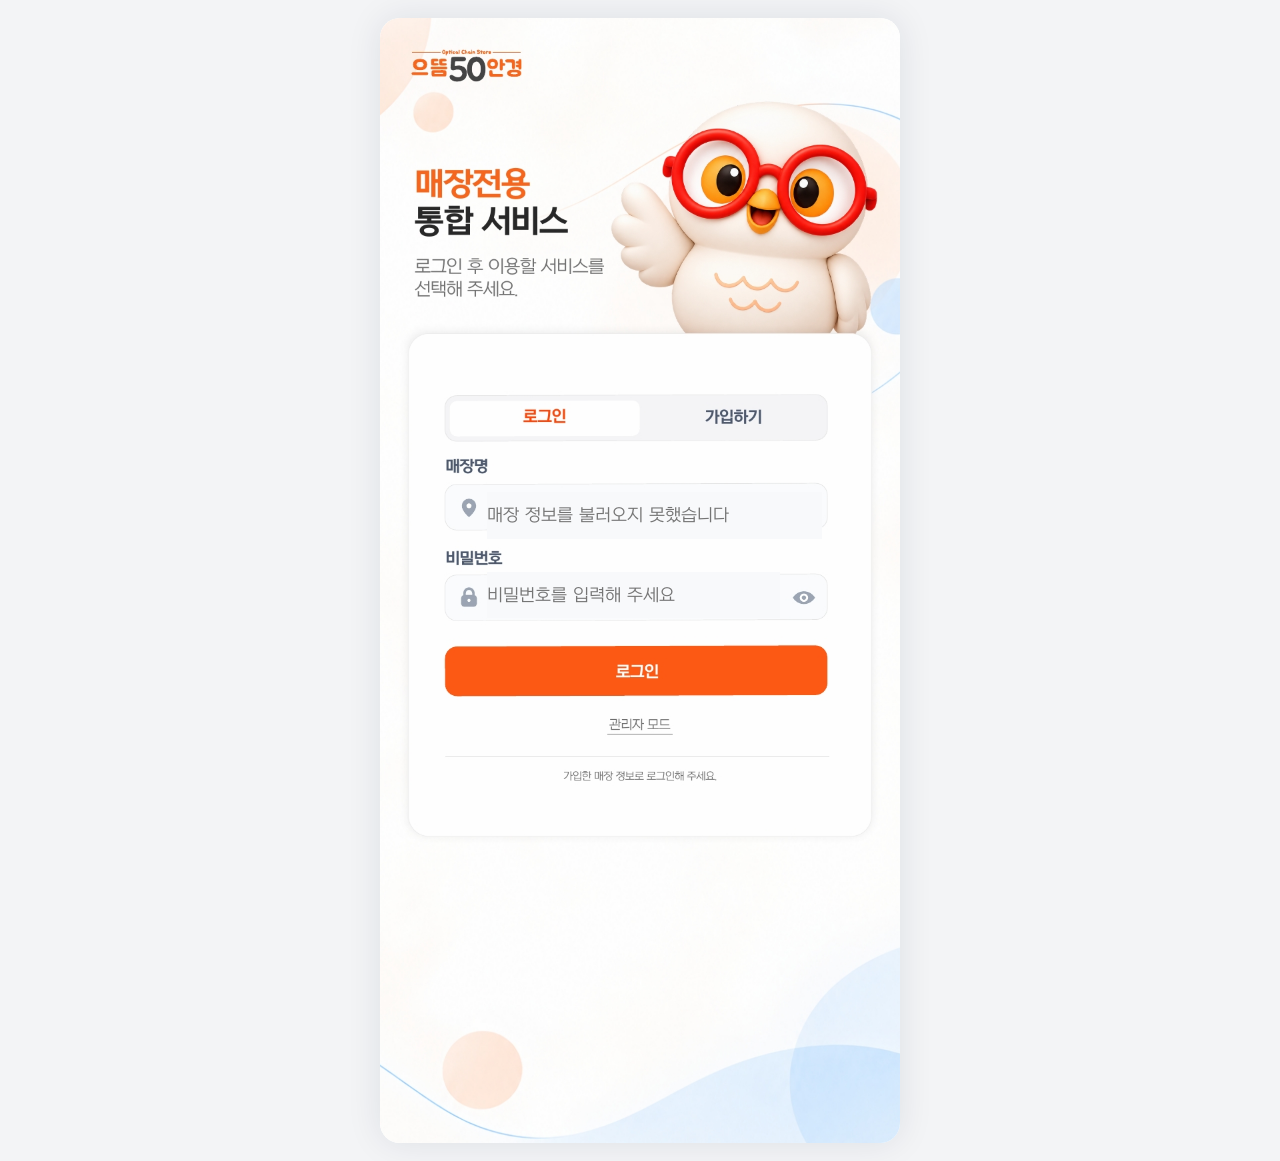
<file: profile.html>
<!doctype html><html lang="ko"><head><meta charset="utf-8"><meta name="viewport" content="width=device-width,initial-scale=1"><title>교육용 퀴즈 프로필</title><link rel="stylesheet" href="quiz-home.css"><link rel="stylesheet" href="ui-system.css"><style>
*{box-sizing:border-box}body{margin:0;background:#f4f5f6;font-family:Nexon,sans-serif;color:#303030}.profile-page{width:min(520px,100%);min-height:100dvh;margin:auto;padding:70px 0 94px;background:#fff}.profile-design{position:relative;width:100%;overflow:hidden}.profile-design>.design-bg{display:block;width:100%;height:auto}.profile-avatar-cover{position:absolute;left:4.4%;top:2.4%;width:47.4%;height:33.6%;background:#f7cf87;border-radius:26px 2px 2px 26px;overflow:hidden}.profile-avatar-cover .quiz-avatar-fit{width:100%;height:100%;transform:scale(1.08);transform-origin:center center}.profile-avatar-cover .quiz-avatar-fit .qa-layer{position:absolute!important;inset:0!important;width:100%!important;height:100%!important;object-fit:contain!important;transform:none!important}.profile-info-cover{position:absolute;left:60.2%;top:10%;width:30%;height:21.5%;background:#fff3e9;display:flex;flex-direction:column;justify-content:center;padding:2%;z-index:4}.profile-info-cover small{color:#ef612d;font-weight:800;font-size:clamp(10px,2.5vw,14px)}.profile-info-cover strong{font-size:clamp(27px,7vw,42px);line-height:1.05;margin:5px 0 18px;white-space:nowrap;overflow:hidden;text-overflow:ellipsis}.profile-info-cover .score-label{font-size:clamp(11px,2.6vw,15px);margin-bottom:5px}.profile-info-cover b{align-self:flex-start;background:#ff5a1f;color:#fff;border-radius:10px;padding:7px 11px;font-size:clamp(19px,5vw,29px)}.design-hit{position:absolute;border:0;background:transparent;cursor:pointer;z-index:10}.hit-decorate{left:4.5%;top:35.8%;width:44.7%;height:12.9%}.hit-edit{left:50.5%;top:35.8%;width:44.7%;height:12.9%}.hit-switch{left:5%;top:54.1%;width:90%;height:7.7%}.hit-feedback{left:5%;top:62.1%;width:90%;height:7.7%}
.modal-layer{position:fixed;inset:0;z-index:250;background:#0007;display:grid;place-items:center;padding:18px}.modal-card{width:min(430px,100%);max-height:92dvh;overflow:auto;background:#fff;border-radius:24px;padding:20px;box-shadow:0 24px 70px #0003}.modal-head{display:flex;align-items:center;justify-content:space-between;margin-bottom:14px}.modal-head h2{margin:0;font-size:22px}.modal-head button{border:0;background:none;font-size:30px}.field{display:block;font-size:13px;font-weight:800;color:#465065;margin:13px 0}.field input{width:100%;margin-top:7px;padding:14px;border:1px solid #dfe3e8;border-radius:12px;font:inherit}.modal-actions{display:flex;gap:8px;margin-top:18px}.modal-actions button{flex:1;padding:14px;border-radius:12px;border:1px solid #ddd;background:#fff;font-weight:800}.modal-actions .save{background:#ff6828;color:#fff;border-color:#ff6828}.modal-error{min-height:18px;margin-top:8px;color:#c84a28;font-size:12px;font-weight:700}.avatar-editor-stage{width:100%;aspect-ratio:1/1;border-radius:16px;background:#fff;position:relative;overflow:hidden;border:1px solid #f1f1f1}.avatar-editor-stage>.quiz-avatar-fit{width:100%;height:100%}.avatar-tabs{display:grid;grid-template-columns:repeat(3,1fr);gap:8px;margin:12px 0}.avatar-tabs button{padding:10px;border:1px solid #ddd;border-radius:999px;background:#fff;font-weight:800;color:#777}.avatar-tabs button.on{background:#ff641f;color:#fff;border-color:#ff641f}.avatar-options-row{display:flex;align-items:center;gap:8px}.avatar-options{display:flex;gap:7px;overflow-x:auto;scrollbar-width:none;flex:1}.avatar-options::-webkit-scrollbar{display:none}.avatar-options button{width:84px;height:88px;flex:none;border:1px solid #eee;background:#fff;border-radius:10px;padding:5px;position:relative;overflow:hidden}.avatar-options button img{width:100%;height:100%;object-fit:contain}.avatar-options button[aria-pressed=true]{border:2px solid #ff641f}.avatar-options .none{font-size:11px;color:#777;font-weight:800}.arr{width:36px;height:36px;border:0;border-radius:50%;background:#ff681f;position:relative;flex:none;font-size:0}.arr:after{content:"";position:absolute;width:8px;height:8px;border-top:3px solid #fff;border-right:3px solid #fff;top:50%;left:50%}.arr.prev:after{transform:translate(-35%,-50%) rotate(-135deg)}.arr.next:after{transform:translate(-65%,-50%) rotate(45deg)}.hidden{display:none!important}@media(max-width:390px){.modal-card{padding:15px}.avatar-options button{width:78px;height:82px}.profile-info-cover strong{margin-bottom:10px}}
</style></head><body>
<header class="quiz-global-header"><a class="qgh-logo" href="service.html" aria-label="서비스 선택 홈"><img src="eutteum50-logo.png" alt="으뜸50안경"></a><details><summary>교육용 퀴즈 <i></i></summary><a href="ai-home.html">AI 콘텐츠</a></details></header>
<main class="profile-page"><section class="profile-design"><img class="design-bg" src="assets/ui-parts/profile-body-clean.png" alt="프로필"><div id="profileAvatar" class="profile-avatar-cover"></div><section class="profile-info-cover"><small id="storeNameLive"></small><strong id="profileNameLive"></strong><small class="score-label">나의 점수</small><b id="profileXpLive"></b></section><button id="decorateBtn" class="design-hit hit-decorate" aria-label="캐릭터 꾸미기"></button><button id="editBtn" class="design-hit hit-edit" aria-label="프로필 편집"></button><button class="design-hit hit-switch" onclick="location.href='profile-list.html'" aria-label="다른 프로필로 전환"></button><button id="feedbackBtn" class="design-hit hit-feedback" aria-label="의견 남기기"></button></section></main>
<nav class="quiz-global-nav" data-active="profile" aria-label="퀴즈 하단 메뉴"><div class="qgn-links"><a href="quiz.html" aria-label="홈"></a><a href="wrong-note.html" aria-label="오답노트"></a><a href="ranking.html" aria-label="랭킹"></a><a href="profile.html" aria-label="프로필"></a></div></nav>
<div id="editModal" class="modal-layer hidden"><form id="editForm" class="modal-card"><div class="modal-head"><h2>프로필 편집</h2><button type="button" data-close="edit">×</button></div><label class="field">프로필명<input id="editName" maxlength="24" required></label><label class="field">PIN 번호<input id="editPin" inputmode="numeric" maxlength="4" placeholder="변경하지 않으면 비워두세요"></label><div class="modal-actions"><button type="button" data-close="edit">취소</button><button class="save" type="submit">저장</button></div><p id="editError" class="modal-error"></p></form></div>
<div id="avatarModal" class="modal-layer hidden"><section class="modal-card"><div class="modal-head"><h2>캐릭터 꾸미기</h2><button type="button" data-close="avatar">×</button></div><div id="avatarStage" class="avatar-editor-stage"></div><div id="avatarTabs" class="avatar-tabs"><button data-part="glasses" class="on">안경</button><button data-part="outfit">옷</button><button data-part="accessory">악세사리</button></div><div class="avatar-options-row"><button class="arr prev" id="avatarPrev" aria-label="이전"></button><div id="avatarOptions" class="avatar-options"></div><button class="arr next" id="avatarNext" aria-label="다음"></button></div><div class="modal-actions"><button type="button" data-close="avatar">취소</button><button id="avatarSave" class="save" type="button">저장</button></div><p id="avatarError" class="modal-error"></p></section></div>
<script src="portal.js?v=0921"></script><script>
const ses=session();if(!ses?.token)location.replace('index.html');let p;try{p=JSON.parse(sessionStorage.getItem('eutteum50:quiz-active-profile')||'null')}catch{}if(!p?.id)location.replace('profile-list.html');
const $=id=>document.getElementById(id);const norm=a=>normalizeQuizAvatar(a||{});function paintProfile(){p.avatar=norm(p.avatar);$('profileAvatar').innerHTML=`<span class="quiz-avatar-fit">${quizAvatarLayers(p.avatar)}</span>`;$('storeNameLive').textContent=storeName();$('profileNameLive').textContent=p.display_name||'';$('profileXpLive').textContent=(Number(p.xp)||0).toLocaleString()+' XP'}paintProfile();
$('feedbackBtn').onclick=openQuizFeedback;$('editBtn').onclick=()=>{$('editName').value=p.display_name||'';$('editPin').value='';$('editError').textContent='';$('editModal').classList.remove('hidden')};document.querySelectorAll('[data-close="edit"]').forEach(b=>b.onclick=()=>$('editModal').classList.add('hidden'));$('editPin').oninput=e=>e.target.value=e.target.value.replace(/\D/g,'').slice(0,4);$('editForm').onsubmit=async e=>{e.preventDefault();const name=$('editName').value.trim(),np=$('editPin').value.trim();if(!name)return $('editError').textContent='프로필명을 입력해 주세요.';if(np&&!/^\d{4}$/.test(np))return $('editError').textContent='PIN은 숫자 4자리로 입력해 주세요.';let last;for(const fn of ['quiz_update_profile','quiz_update_profile_v2']){try{await rpc(fn,{p_token:ses.token,p_profile_id:p.id,p_pin:p.pin||'',p_display_name:name,p_new_pin:np});p={...p,display_name:name,pin:np||p.pin||''};sessionStorage.setItem('eutteum50:quiz-active-profile',JSON.stringify(p));paintProfile();$('editModal').classList.add('hidden');return}catch(err){last=err}}$('editError').textContent=last?.message||'저장하지 못했습니다.'};
let draft=norm(p.avatar),part='glasses';function drawEditor(){draft=norm(draft);$('avatarStage').innerHTML=`<span class="quiz-avatar-fit">${quizAvatarLayers(draft)}</span>`;document.querySelectorAll('#avatarTabs button').forEach(b=>b.classList.toggle('on',b.dataset.part===part));let arr=[];if(part==='glasses'){arr.push(`<button data-value="default" aria-pressed="${draft.glasses==='default'}"><img src="avatar/base-default.png" alt="기본 빨간 안경"></button>`);arr.push(`<button class="none" data-value="none" aria-pressed="${draft.glasses==='none'}">선택 안함</button>`)}else if(part==='outfit')arr.push(`<button class="none" data-value="none" aria-pressed="${draft.outfit==='none'}">선택 안함</button>`);else arr.push(`<button class="none" data-value="clear" aria-pressed="${draft.accessories.length===0}">선택 안함</button>`);for(let i=1;i<=6;i++){const v=(part==='glasses'?'g':part==='outfit'?'o':'a')+i,pressed=part==='accessory'?draft.accessories.includes(v):draft[part]===v;arr.push(`<button data-value="${v}" aria-pressed="${pressed}"><img src="avatar/fit/${part==='accessory'?'accessory':part}-${i}.png"></button>`)}$('avatarOptions').innerHTML=arr.join('')}
$('decorateBtn').onclick=()=>{draft=norm(p.avatar);part='glasses';drawEditor();$('avatarModal').classList.remove('hidden')};document.querySelectorAll('[data-close="avatar"]').forEach(b=>b.onclick=()=>$('avatarModal').classList.add('hidden'));$('avatarTabs').onclick=e=>{const b=e.target.closest('button[data-part]');if(b){part=b.dataset.part;drawEditor()}};$('avatarOptions').onclick=e=>{const b=e.target.closest('button[data-value]');if(!b)return;const v=b.dataset.value;if(part==='accessory'){if(v==='clear')draft.accessories=[];else draft.accessories=draft.accessories.includes(v)?draft.accessories.filter(x=>x!==v):[...draft.accessories,v]}else draft[part]=v;drawEditor()};function scrollOpt(d){$('avatarOptions').scrollBy({left:d*92,behavior:'smooth'})}$('avatarPrev').onclick=()=>scrollOpt(-1);$('avatarNext').onclick=()=>scrollOpt(1);$('avatarSave').onclick=async()=>{const val=norm(draft);try{await rpc('quiz_save_avatar',{p_token:ses.token,p_profile_id:p.id,p_pin:p.pin||'',p_avatar:val});p={...p,avatar:val};sessionStorage.setItem('eutteum50:quiz-active-profile',JSON.stringify(p));paintProfile();$('avatarModal').classList.add('hidden')}catch(e){$('avatarError').textContent=e.message}};
</script></body></html>
</file>
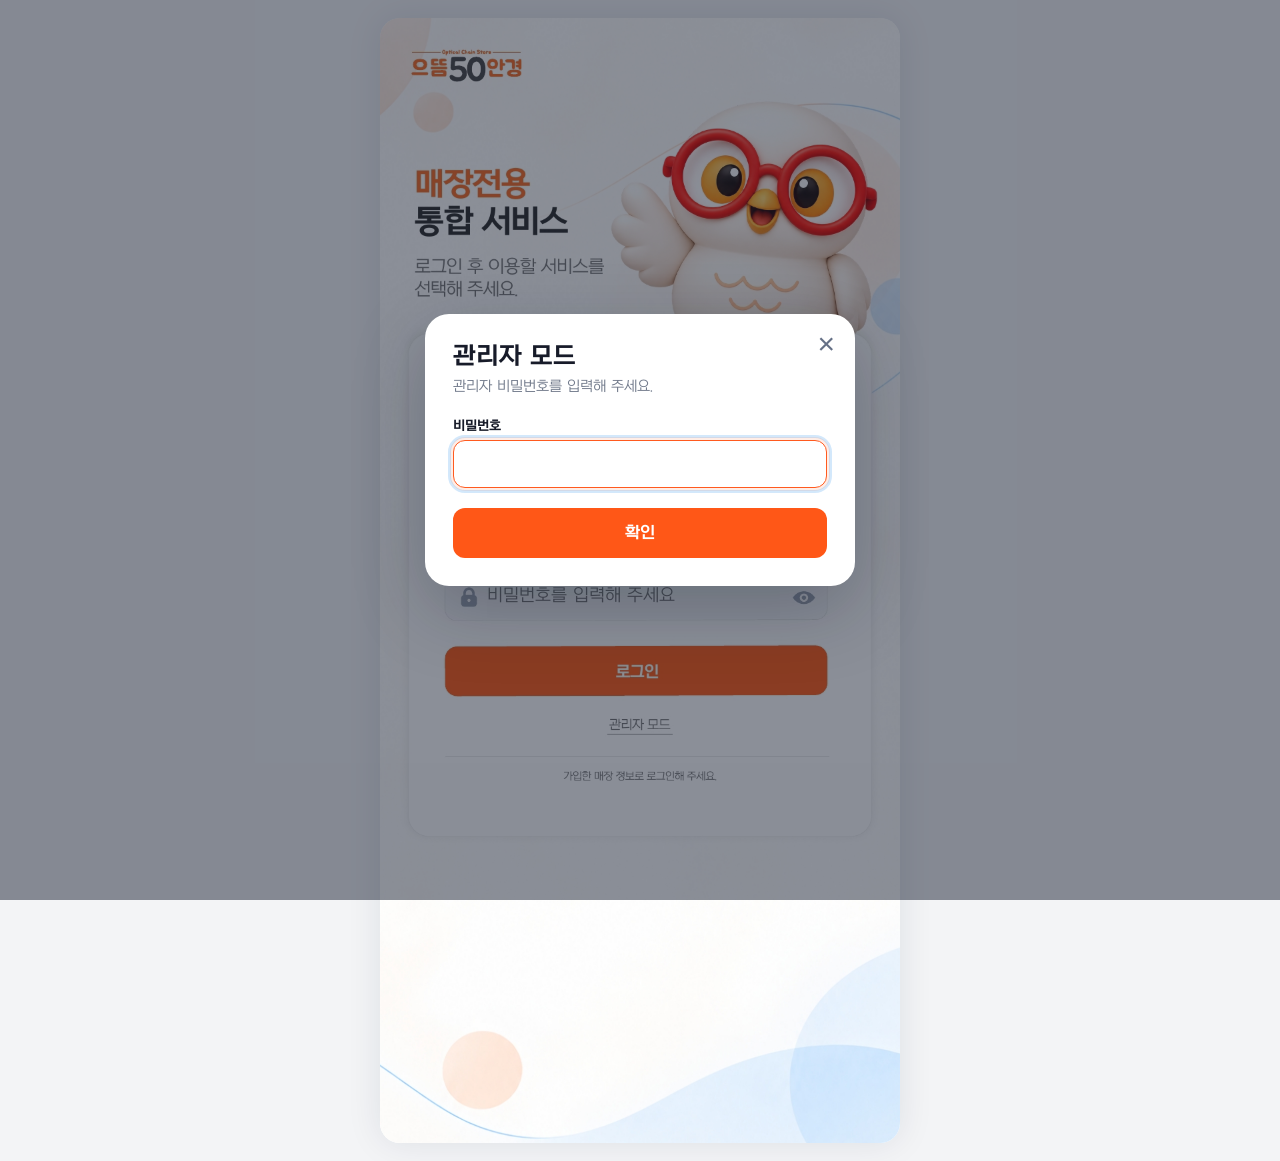
<file: quiz-admin.html>
<!doctype html><html lang="ko"><head><meta charset="utf-8"><meta name="viewport" content="width=device-width,initial-scale=1"><title>교육용 퀴즈 관리자</title><script defer src="quiz-admin-fallback.js"></script><style>@font-face{font-family:NexonLv1;src:url('./fonts/NEXON-Lv1-Gothic-Regular.otf') format('opentype');font-weight:400;font-display:swap}@font-face{font-family:NexonLv1;src:url('./fonts/NEXON-Lv1-Gothic-Bold.otf') format('opentype');font-weight:700;font-display:swap}
:root{--o:#f15a0a;--bg:#f5f6f8;--line:#e3e7ed;--ink:#20242b;--muted:#727b88}*{box-sizing:border-box}body{margin:0;background:var(--bg);font-family:Pretendard,system-ui,sans-serif;color:var(--ink)}button,input,select,textarea{font:inherit}.hidden{display:none!important}.top{position:sticky;top:0;z-index:5;display:flex;align-items:center;gap:16px;padding:13px 22px;background:#fff;border-bottom:1px solid var(--line)}.top img{width:145px;height:46px;object-fit:contain}.top h1{font-size:18px;margin:0}.right{margin-left:auto}.wrap{max-width:1260px;margin:22px auto;padding:0 18px}.tabs,.toolbar,.actions{display:flex;gap:8px;flex-wrap:wrap}.tabs{margin-bottom:16px}.btn{border:1px solid var(--line);background:#fff;border-radius:11px;padding:9px 13px;font-weight:700;cursor:pointer}.btn.on,.btn.primary{background:var(--o);color:#fff;border-color:var(--o)}.btn.danger{color:#c43c35}.panel{background:#fff;border:1px solid var(--line);border-radius:20px;padding:20px}.toolbar{margin-bottom:16px}.toolbar input,.toolbar select{min-width:150px;flex:1;border:1px solid var(--line);border-radius:11px;padding:10px;background:#fff}.grid{display:grid;gap:9px}.row{display:grid;grid-template-columns:120px 1fr 90px 90px auto;gap:9px;align-items:center;border:1px solid var(--line);border-radius:14px;padding:12px}.qcard{border:1px solid var(--line);border-radius:15px;padding:15px}.qcard h3{font-size:16px;margin:5px 0 9px}.qcard p{margin:5px 0;line-height:1.55}.meta,.muted{color:var(--muted);font-size:12px}.answer{color:#087a52;font-weight:800}.empty{text-align:center;color:var(--muted);padding:28px}.modal{position:fixed;inset:0;background:rgba(20,25,34,.5);display:grid;place-items:center;padding:18px;z-index:20}.editor{width:min(720px,100%);max-height:92vh;overflow:auto;background:#fff;border-radius:22px;padding:22px}.editor h2{margin:0 0 14px}.fields{display:grid;grid-template-columns:1fr 1fr;gap:11px}.field label{display:block;font-size:12px;font-weight:800;margin:0 0 6px}.field input,.field select,.field textarea{width:100%;border:1px solid var(--line);border-radius:10px;padding:10px}.field textarea{min-height:92px;resize:vertical}.span2{grid-column:1/-1}.choice{display:grid;grid-template-columns:34px 1fr;align-items:center;gap:7px}.footer{display:flex;justify-content:center;margin:20px 0}.badge{display:inline-block;padding:3px 7px;border-radius:99px;background:#fff2e9;color:var(--o);font-size:11px;font-weight:800}@media(max-width:720px){.top{padding:10px}.top img{width:100px}.top h1{font-size:14px}.wrap{padding:0 10px;margin:12px auto}.panel{padding:13px}.row{grid-template-columns:1fr 1fr}.row .name,.row .actions{grid-column:1/-1}.fields{grid-template-columns:1fr}.span2{grid-column:auto}.right .btn{font-size:12px;padding:8px}}
</style></head><body><header class="top"><img src="eutteum50-logo.png" alt="으뜸50안경"><h1>교육용 퀴즈 관리자</h1><div class="right"><button class="btn" onclick="location.href='ai-tools.html?admin=1'">AI 콘텐츠 관리</button></div></header><div class="wrap"><div class="tabs"><button class="btn on" data-tab="profiles">직원 프로필</button><button class="btn" data-tab="questions">문제·정답·해설</button></div><section class="panel" id="profiles"><div class="toolbar"><input id="profileSearch" placeholder="매장코드 또는 직원명 검색"><button class="btn primary" id="refreshProfiles">새로고침</button></div><div id="profileRows" class="grid"></div></section><section class="panel hidden" id="questions"><div class="toolbar"><select id="cat"><option value="">전체 대분류</option><option value="glasses">안경렌즈</option><option value="contact">콘택트렌즈</option><option value="gilbert">길버트 검안법</option></select><select id="topic"><option value="">전체 세부 카테고리</option></select><input id="qSearch" placeholder="문제·해설 검색"><button class="btn primary" id="addQuestion">+ 문제 등록</button></div><div id="questionRows" class="grid"></div></section><div class="footer"><button class="btn" id="adminExit">관리자모드 나가기</button></div></div>
<div id="editorModal" class="modal hidden"><section class="editor"><h2 id="editorTitle">문제 등록</h2><div class="fields"><div class="field"><label>대분류</label><select id="eCat"><option value="glasses">안경렌즈</option><option value="contact">콘택트렌즈</option><option value="gilbert">길버트 검안법</option></select></div><div class="field"><label>세부 카테고리</label><input id="eTopic" list="topicList" placeholder="예: 누진·이중초점"><datalist id="topicList"></datalist></div><div class="field span2"><label>문제</label><textarea id="eQ"></textarea></div><div class="field span2"><label>보기와 정답</label><div id="choices"></div></div><div class="field span2"><label>핵심 한 줄</label><input id="eKey"></div><div class="field span2"><label>해설</label><textarea id="eExp"></textarea></div><div class="field"><label><input id="eImp" type="checkbox"> 중요 문제로 표시</label></div><div class="field"><label><input id="eActive" type="checkbox" checked> 학습 화면에 표시</label></div></div><div class="actions" style="margin-top:16px"><button class="btn danger hidden" id="deleteQuestion">삭제</button><button class="btn primary" id="saveQuestion">저장</button></div></section></div>
<style>html body,button,input,select,textarea{font-family:NexonLv1,system-ui,sans-serif}</style><script src="quiz-bank.js"></script><script>
const U='https://rzhjgjujmvxhvkbuofck.supabase.co',K='sb_publishable_j3VXPJJw6znG_hquWCRIfg_1nnCDp9F';let token='',profiles=[],questions=[],editing=null;try{token=JSON.parse(localStorage.getItem('eutteum50:portal-admin-session')||'null')?.token||''}catch{}if(!token)location.href='index.html?admin=1';const $=s=>document.querySelector(s),esc=s=>String(s??'').replace(/[&<>"']/g,c=>({'&':'&amp;','<':'&lt;','>':'&gt;','"':'&quot;',"'":'&#39;'}[c]));async function rpc(n,b={}){const r=await fetch(`${U}/rest/v1/rpc/${n}`,{method:'POST',headers:{apikey:K,Authorization:`Bearer ${K}`,'Content-Type':'application/json'},body:JSON.stringify(b)}),t=await r.text();let d;try{d=t?JSON.parse(t):null}catch{d=t}if(!r.ok)throw new Error(d?.message||'요청에 실패했습니다.');return d}
async function loadProfiles(){try{profiles=await rpc('quiz_admin_list_profiles',{p_token:token});paintProfiles()}catch(e){$('#profileRows').innerHTML=`<div class="empty">${esc(e.message)}<br>퀴즈 DB 업그레이드 SQL을 먼저 실행해 주세요.</div>`}}function paintProfiles(){const q=$('#profileSearch').value.trim().toLowerCase(),list=profiles.filter(p=>!q||`${p.store_code} ${p.display_name}`.toLowerCase().includes(q));$('#profileRows').innerHTML=list.map(p=>`<div class="row"><span>${esc(p.store_code)}</span><b class="name">${esc(p.display_name)}</b><span>${p.xp} XP</span><span>${p.has_pin?'PIN 사용':'PIN 없음'}</span><span class="actions"><button class="btn" data-pin="${p.id}">PIN 재설정</button> <button class="btn" data-active="${p.id}" data-next="${!p.active}">${p.active?'숨김':'복구'}</button></span></div>`).join('')||'<div class="empty">표시할 프로필이 없습니다.</div>';document.querySelectorAll('[data-pin]').forEach(b=>b.onclick=()=>resetPin(b.dataset.pin));document.querySelectorAll('[data-active]').forEach(b=>b.onclick=()=>setActive(b.dataset.active,b.dataset.next==='true'))}async function resetPin(id){const pin=prompt('새 PIN 숫자 4자리를 입력하세요.\nPIN을 없애려면 빈칸으로 확인하세요.');if(pin===null)return;if(pin&&!/^\d{4}$/.test(pin))return alert('숫자 4자리만 입력해 주세요.');await rpc('quiz_admin_reset_pin',{p_token:token,p_profile_id:id,p_new_pin:pin});alert('PIN을 재설정했습니다.');loadProfiles()}async function setActive(id,v){await rpc('quiz_admin_set_profile_active',{p_token:token,p_profile_id:id,p_active:v});loadProfiles()}
async function loadQuestions(){const box=$('#questionRows');box.innerHTML='<div class="empty">문제를 불러오는 중…</div>';try{await rpc('quiz_admin_seed_questions',{p_token:token,p_items:window.QUIZ_ADMIN_BANK||[]});questions=await rpc('quiz_admin_list_questions',{p_token:token});fillTopics();paintQuestions()}catch(e){box.innerHTML=`<div class="empty">${esc(e.message)}<br>퀴즈 DB 업그레이드 SQL을 먼저 실행해 주세요.</div>`}}function fillTopics(){const old=$('#topic').value,topics=[...new Set(questions.filter(x=>!$('#cat').value||x.cat===$('#cat').value).map(x=>x.topic))].sort();$('#topic').innerHTML='<option value="">전체 세부 카테고리</option>'+topics.map(t=>`<option>${esc(t)}</option>`).join('');if(topics.includes(old))$('#topic').value=old;$('#topicList').innerHTML=[...new Set(questions.map(x=>x.topic))].sort().map(t=>`<option value="${esc(t)}">`).join('')}function paintQuestions(){const c=$('#cat').value,t=$('#topic').value,q=$('#qSearch').value.trim().toLowerCase(),names={glasses:'안경렌즈',contact:'콘택트렌즈',gilbert:'길버트 검안법'},list=questions.filter(x=>(!c||x.cat===c)&&(!t||x.topic===t)&&(!q||`${x.q} ${x.exp} ${x.key}`.toLowerCase().includes(q)));$('#questionRows').innerHTML=list.map((x,i)=>`<article class="qcard"><div class="meta">${names[x.cat]||esc(x.cat)} · ${esc(x.topic)} ${x.imp?'<span class="badge">중요</span>':''} ${x.active?'':'<span class="badge">숨김</span>'}</div><h3>${i+1}. ${esc(x.q)}</h3><p class="answer">정답: ${esc(x.choices?.[x.a]||'')}</p><p><b>해설</b> ${esc(x.exp||x.key||'')}</p><button class="btn" data-edit="${x.source_key}">수정·이동</button></article>`).join('')||'<div class="empty">조건에 맞는 문제가 없습니다.</div>';document.querySelectorAll('[data-edit]').forEach(b=>b.onclick=()=>openEditor(questions.find(x=>x.source_key===b.dataset.edit)))}
function choiceRows(x={}){$('#choices').innerHTML=[0,1,2,3].map(i=>`<div class="choice"><input type="radio" name="ans" value="${i}" ${Number(x.a||0)===i?'checked':''}><input class="cval" value="${esc(x.choices?.[i]||'')}" placeholder="보기 ${i+1}"></div>`).join('')}function openEditor(x=null){editing=x;$('#editorTitle').textContent=x?'문제 수정·카테고리 이동':'새 문제 등록';$('#eCat').value=x?.cat||'glasses';$('#eTopic').value=x?.topic||'';$('#eQ').value=x?.q||'';$('#eKey').value=x?.key||'';$('#eExp').value=x?.exp||'';$('#eImp').checked=!!x?.imp;$('#eActive').checked=x?.active!==false;choiceRows(x||{});$('#deleteQuestion').classList.toggle('hidden',!x);$('#editorModal').classList.remove('hidden')}async function saveQuestion(){const choices=[...document.querySelectorAll('.cval')].map(x=>x.value.trim()),a=Number(document.querySelector('input[name=ans]:checked')?.value||0),item={source_key:editing?.source_key||null,cat:$('#eCat').value,topic:$('#eTopic').value.trim(),q:$('#eQ').value.trim(),choices,a,key:$('#eKey').value.trim(),exp:$('#eExp').value.trim(),imp:$('#eImp').checked,active:$('#eActive').checked};if(!item.topic||!item.q||choices.some(x=>!x))return alert('카테고리, 문제와 보기 4개를 모두 입력해 주세요.');await rpc('quiz_admin_save_question',{p_token:token,p_item:item});$('#editorModal').classList.add('hidden');await loadQuestions()}async function delQuestion(){if(!editing||!confirm('이 문제를 삭제할까요?'))return;await rpc('quiz_admin_delete_question',{p_token:token,p_source_key:editing.source_key});$('#editorModal').classList.add('hidden');await loadQuestions()}
document.querySelectorAll('[data-tab]').forEach(b=>b.onclick=()=>{document.querySelectorAll('[data-tab]').forEach(x=>x.classList.toggle('on',x===b));$('#profiles').classList.toggle('hidden',b.dataset.tab!=='profiles');$('#questions').classList.toggle('hidden',b.dataset.tab!=='questions');if(b.dataset.tab==='questions')loadQuestions()});$('#profileSearch').oninput=paintProfiles;$('#refreshProfiles').onclick=loadProfiles;$('#cat').onchange=()=>{fillTopics();paintQuestions()};$('#topic').onchange=$('#qSearch').oninput=paintQuestions;$('#addQuestion').onclick=()=>openEditor();$('#editorModal').onclick=e=>{if(e.target!==$('#editorModal'))return;if(confirm('작성하거나 수정한 내용은 저장되지 않습니다. 창을 닫을까요?'))$('#editorModal').classList.add('hidden')};$('#saveQuestion').onclick=()=>saveQuestion().catch(e=>alert(e.message));$('#deleteQuestion').onclick=()=>delQuestion().catch(e=>alert(e.message));$('#adminExit').onclick=()=>location.href='index.html?admin=1';loadProfiles();
</script></body></html>
</file>
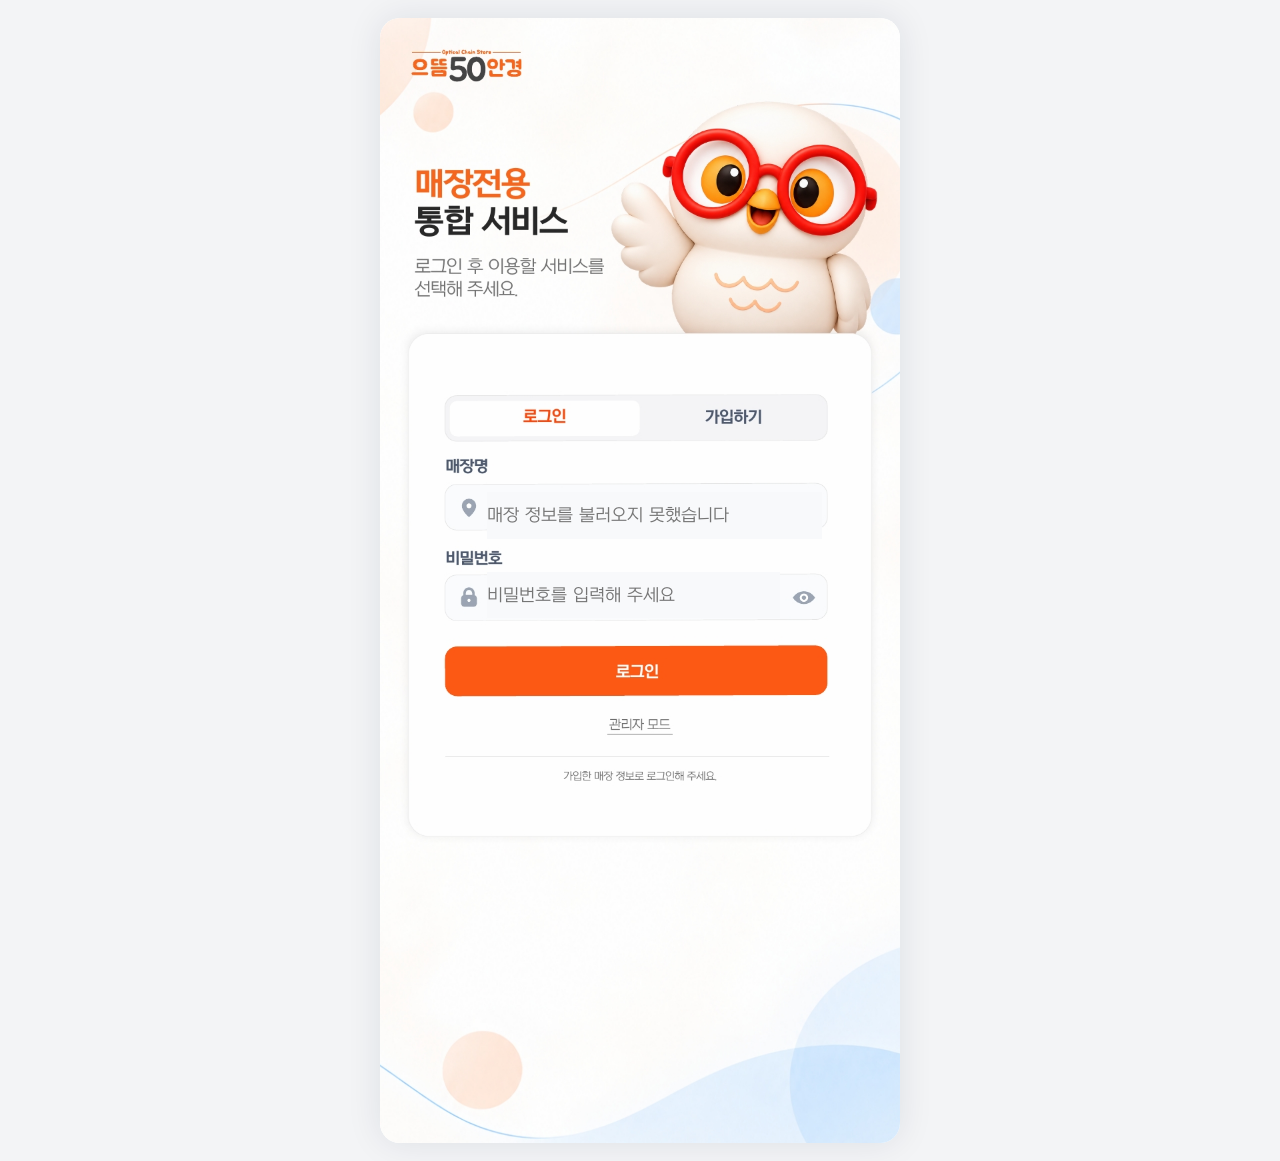
<file: quiz.html>
<!doctype html><html lang="ko"><head><meta charset="utf-8"><meta name="viewport" content="width=device-width,initial-scale=1"><title>교육용 퀴즈</title><link rel="stylesheet" href="quiz-home.css"><style>
body{background:#f3f4f6}.quiz-page{padding-top:82px!important;padding-bottom:105px!important}.quiz-header{position:fixed!important;top:0;left:50%;transform:translateX(-50%);width:min(520px,100%);padding:18px 26px;background:#fff;z-index:70;border-bottom:1px solid #eee}.quiz-header>a img{width:115px}.stats{grid-template-columns:repeat(3,minmax(0,1fr))}.stats>div{overflow:hidden;gap:8px;padding:9px 8px}.stats img{width:40px;height:40px;flex:none}.stats strong{font-size:clamp(21px,5.3vw,28px)}.stats span{white-space:nowrap}.courses .course-icon{width:45px;height:45px;border-radius:14px;display:block;flex:none;font-size:0;background-position:center;background-size:cover;background-repeat:no-repeat}.glasses-icon{background-image:url(assets/ui-parts/course-glasses.png)}.contact-icon{background-image:url(assets/ui-parts/course-contact.png)}.gilbert-icon{background-image:url(assets/ui-parts/course-gilbert.png)}.review-icon{background-image:url(assets/ui-parts/course-review.png)}.quiz-bottom svg{width:22px;height:22px;fill:none;stroke:currentColor;stroke-width:2}.start-quiz{margin:24px auto 0}
</style></head><body><main class="quiz-page">
<header class="quiz-global-header"><a class="qgh-logo" href="service.html" aria-label="서비스 선택 홈"><img src="eutteum50-logo.png" alt="으뜸50안경"></a><details><summary>교육용 퀴즈 <i></i></summary><a href="ai-home.html">AI 콘텐츠</a></details></header>
<div class="quiz-hero"><img src="assets/ui-parts/quiz-owl.png" alt="O와 X 팻말을 든 으뜸50 캐릭터"></div>
<section class="stats" aria-label="학습 기록"><div><img src="assets/ui-parts/stat-solved.png" alt=""><span>푼 문제<strong id="solved">—</strong></span></div><div><img src="assets/ui-parts/stat-rate.png" alt=""><span>정답률<strong id="rate">—</strong></span></div><div><img src="assets/ui-parts/stat-wrong.png" alt=""><span>오답노트<strong id="wrong">—</strong></span></div></section>
<div id="quizNotice" role="status"></div><h2>학습 방식</h2><section class="study-modes"><button data-mode="study" aria-pressed="true"><img src="assets/ui-parts/mode-study.png" alt=""><strong>바로 학습 <span>›</span></strong><small>내 속도대로 학습해요!</small></button><button data-mode="exam" aria-pressed="false"><img src="assets/ui-parts/mode-exam.png" alt=""><strong>실전 테스트 <span>›</span></strong><small>시간을 정해 실전처럼 도전해요!</small></button><button data-mode="calc" aria-pressed="false"><img src="assets/ui-parts/mode-calc.png" alt=""><strong>계산 훈련</strong><small>도수·프리즘 계산을 빠르게 학습해요.</small></button></section>
<section class="filter-section"><h3>세부 주제</h3><div id="topics" class="pills" aria-label="세부 주제"></div><h3>학습 문항</h3><div id="lengths" class="pills lengths" aria-label="학습 문항"></div></section>
<h2>학습 코스</h2><section class="courses"><button data-course="glasses"><span class="course-icon glasses-icon"></span><span><strong>안경렌즈</strong><small>굴절검사·가입도·누진·부등시·사위·조제가공</small></span><b id="glassesCount">— 문제</b><i>›</i></button><button data-course="contact"><span class="course-icon contact-icon"></span><span><strong>콘택트렌즈</strong><small>도수 환산·피팅·난시·노안·관리</small></span><b id="contactCount">— 문제</b><i>›</i></button><button data-course="gilbert"><span class="course-icon gilbert-icon"></span><span><strong>길버트 검안법</strong><small>으뜸50안경 자체 정밀 검안 프로세스</small></span><b id="gilbertCount">— 문제</b><i>›</i></button><button id="wrongReview"><span class="course-icon review-icon"></span><span><strong>오답문제 다시 풀기</strong><small>맞히면 오답노트에서 자동으로 사라져요!</small></span><i>›</i></button></section>
<button id="start" class="start-quiz">문제 시작 · 10문항</button></main>
<nav class="quiz-global-nav" data-active="home" aria-label="퀴즈 하단 메뉴"><div class="qgn-links"><a href="quiz.html" aria-label="홈"></a><a href="wrong-note.html" aria-label="오답노트"></a><a href="ranking.html" aria-label="랭킹"></a><a href="profile.html" aria-label="프로필"></a></div></nav>
<script src="portal.js?v=0921"></script><script src="quiz-bank.js?v=0921"></script><script src="quiz-home.js?v=0921"></script></body></html>
</file>
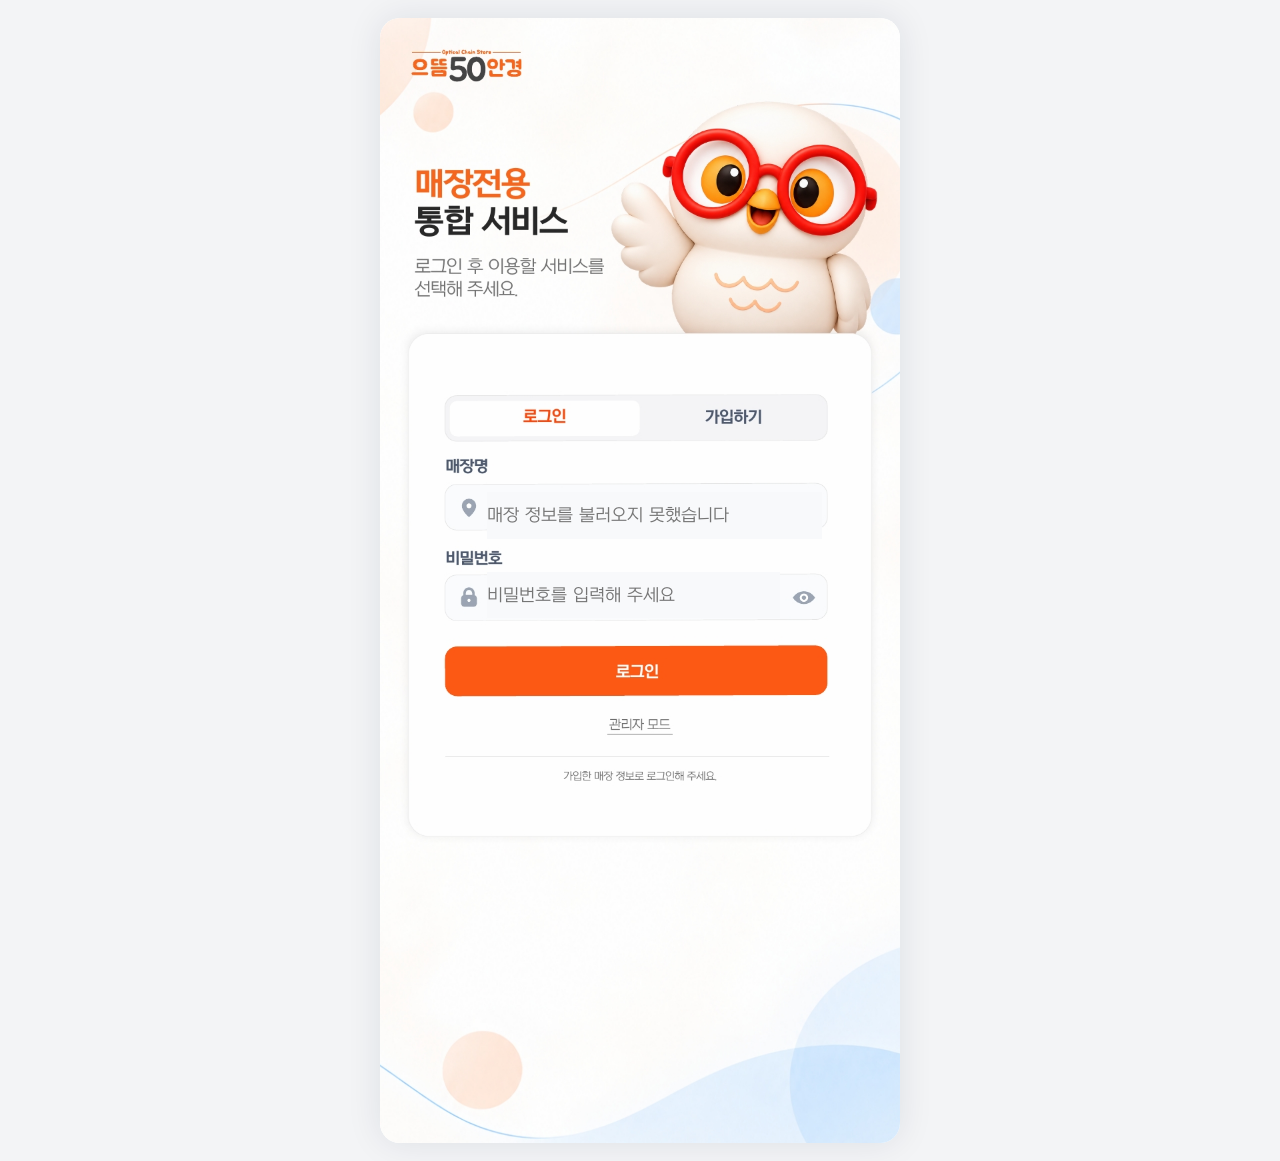
<file: ranking.html>
<!doctype html>
<html lang="ko">
<head>
  <meta charset="utf-8">
  <meta name="viewport" content="width=device-width,initial-scale=1">
  <title>교육용 퀴즈 랭킹</title>
  <link rel="stylesheet" href="quiz-home.css">
  <style>
    *{box-sizing:border-box}
    body{margin:0;background:#f4f4f4;color:#303030;font-family:Nexon,sans-serif}
    .rank-page{max-width:520px;min-height:100dvh;margin:auto;background:#f4f4f4;padding:92px 22px 100px}
    .top{position:fixed;top:0;left:50%;transform:translateX(-50%);width:min(520px,100%);z-index:60;background:#fff;padding:18px 22px;display:flex;justify-content:space-between;align-items:center;margin-bottom:16px}.top .logo-link{border:0;background:none;padding:0;text-decoration:none}.top img{width:132px;display:block}.switch-link{display:inline-flex;align-items:center;gap:8px;height:40px;padding:0 14px;border:1.6px solid #2276f5;border-radius:999px;background:#f6fbff;text-decoration:none;color:#1c70f0;font-weight:700;font-size:14px}.switch-link i{width:8px;height:8px;border-right:2px solid currentColor;border-bottom:2px solid currentColor;transform:rotate(45deg);margin-top:-4px}
    h1{font-size:40px;line-height:1.1;letter-spacing:-2px;margin:0 0 6px}.sub{margin:0 0 18px;color:#7c7c7c;font-weight:700}
    .hero{display:flex;align-items:center;gap:14px;border-radius:18px;background:#fff1e7;padding:15px 16px;margin-bottom:16px}.hero .glasses{width:62px;height:62px;border-radius:16px;background:#fff8f3;display:grid;place-items:center;color:#ff6b2a;font-size:30px;font-weight:900}.hero b{display:block;font-size:16px;color:#ff6828}.hero span{display:block;margin-top:4px;color:#7c7c7c;font-size:13px;line-height:1.45}
    .rank-list{display:grid;gap:12px}
    .rank-card{display:flex;align-items:center;gap:12px;background:#fff;border:1px solid #ececec;border-radius:18px;padding:12px 14px;box-shadow:0 2px 10px rgba(0,0,0,.03)}
    .rank-card.me{border-color:#ff7c37;background:#fffdfb}
    .medal,.rank-no{width:40px;flex:none;display:grid;place-items:center}.medal img{width:28px;height:28px;object-fit:contain}
    .medal-badge{position:relative;width:34px;height:34px;border-radius:50%;display:grid;place-items:center;font-weight:900;color:#fff;font-size:17px;box-shadow:0 4px 8px rgba(0,0,0,.08)}
    .medal-badge::before,.medal-badge::after{content:'';position:absolute;bottom:-10px;width:10px;height:14px;background:currentColor;clip-path:polygon(0 0,100% 0,70% 100%,30% 100%)}
    .medal-badge::before{left:6px;filter:brightness(.9)} .medal-badge::after{right:6px;filter:brightness(1.08)}
    .gold{background:#f4b11a;color:#f4b11a}.gold span,.silver span,.bronze span{color:#fff;position:relative;z-index:1}
    .silver{background:#aeb5c1;color:#aeb5c1}.bronze{background:#d28a56;color:#d28a56}
    .rank-no{font-size:34px;color:#777;font-weight:900}
    .avatar{width:54px;height:54px;border-radius:50%;background:#f8efe6;display:grid;place-items:center;overflow:hidden;position:relative;flex:none}.avatar>.quiz-avatar-fit{width:100%;height:100%}
    .namebox{flex:1;min-width:0}.namebox b{display:block;font-size:16px;letter-spacing:-.02em}.namebox small{display:block;margin-top:4px;color:#8a8a8a;font-size:12px;font-weight:700}
    .xp{font-size:15px;font-weight:900;color:#ff6828;white-space:nowrap}.rank-card:not(.me) .xp{color:#7f838a}
    .empty{padding:40px 16px;text-align:center;color:#888;font-weight:700}
    
    
    
  .quiz-bottom a svg,.quiz-bottom a span{display:none!important}.top{position:fixed!important;top:0!important;left:50%!important;transform:translateX(-50%)!important;width:min(520px,100%)!important;height:70px!important;padding:14px 22px!important;background:#fff!important;z-index:60!important;border-bottom:1px solid #eee!important;margin:0!important}.note-page,.rank-page{padding-top:92px!important;padding-left:max(16px,env(safe-area-inset-left))!important;padding-right:max(16px,env(safe-area-inset-right))!important}@media(max-width:520px){.top{height:64px!important;padding:12px 16px!important}.top img{width:110px!important}.note-page,.rank-page{padding-top:82px!important}.rank-card{min-width:0!important}.namebox{min-width:0!important}.namebox b,.namebox small{overflow:hidden;text-overflow:ellipsis;white-space:nowrap}.xp{font-size:13px!important}}
</style>
</head>
<body>
  <main class="rank-page">
    <header class="quiz-global-header"><a class="qgh-logo" href="service.html" aria-label="서비스 선택 홈"><img src="eutteum50-logo.png" alt="으뜸50안경"></a><details><summary>교육용 퀴즈 <i></i></summary><a href="ai-home.html">AI 콘텐츠</a></details></header>
    <h1>학습 랭킹</h1>
    <p class="sub">문제를 풀면 점수가 쌓여요!</p>
    <section class="hero"><div class="glasses">⌁</div><div><b>함께 배우고 함께 성장해요!</b><span>꾸준한 학습이 더 정확한 검안을 만듭니다.</span></div></section>
    <section id="rankList" class="rank-list" aria-live="polite"><div class="empty">랭킹을 불러오는 중입니다.</div></section>
  </main>
  <nav class="quiz-global-nav" data-active="ranking" aria-label="퀴즈 하단 메뉴"><div class="qgn-links"><a href="quiz.html" aria-label="홈"></a><a href="wrong-note.html" aria-label="오답노트"></a><a href="ranking.html" aria-label="랭킹"></a><a href="profile.html" aria-label="프로필"></a></div></nav>
  <script src="portal.js?v=0921"></script>
  <script>
    if (!session()) location.replace('index.html');
    const esc=s=>String(s??'').replace(/[&<>"']/g,c=>({'&':'&amp;','<':'&lt;','>':'&gt;','"':'&quot;',"'":'&#39;'}[c]));
    function avatarMarkup(a={}){return quizAvatarMarkup(a,'thumb')}
    let active = null; try{ active = JSON.parse(sessionStorage.getItem('eutteum50:quiz-active-profile')||'null') }catch{}
    function medalMarkup(n){ if(n===1) return `<div class="medal"><img src="assets/ui-parts/medal-gold.png" alt="1위"></div>`; if(n===2) return `<div class="medal"><img src="assets/ui-parts/medal-silver.png" alt="2위"></div>`; if(n===3) return `<div class="medal"><img src="assets/ui-parts/medal-bronze.png" alt="3위"></div>`; return `<div class="rank-no">${n}</div>`; }
    async function loadRank(){
      const box=document.getElementById('rankList');
      if(!active?.id){ box.innerHTML='<div class="empty">먼저 프로필을 선택해 주세요.<br><br><a href="profile-list.html" style="color:#ff6828;font-weight:900;text-decoration:none">프로필 선택하기</a></div>'; return; }
      try{
        const rows = await rpc('quiz_leaderboard',{p_token:session().token,p_profile_id:active.id});
        if(!(rows||[]).length){ box.innerHTML='<div class="empty">아직 랭킹 기록이 없습니다.</div>'; return; }
        box.innerHTML = rows.map(r=>`<article class="rank-card ${r.is_me?'me':''}">${medalMarkup(Number(r.rank_no||0))}<div class="avatar">${avatarMarkup(r.avatar||{})}</div><div class="namebox"><b>${esc(r.display_name)}${r.is_me?' · 나':''}</b><small>${esc(r.store_name||r.store_code||'지점명')}</small></div><div class="xp">${Number(r.xp||0).toLocaleString()} XP</div></article>`).join('');
      }catch(e){ box.innerHTML=`<div class="empty">랭킹을 불러오지 못했습니다.<br>${esc(e.message)}</div>`; }
    }
    loadRank();
  </script>
</body>
</html>
</file>
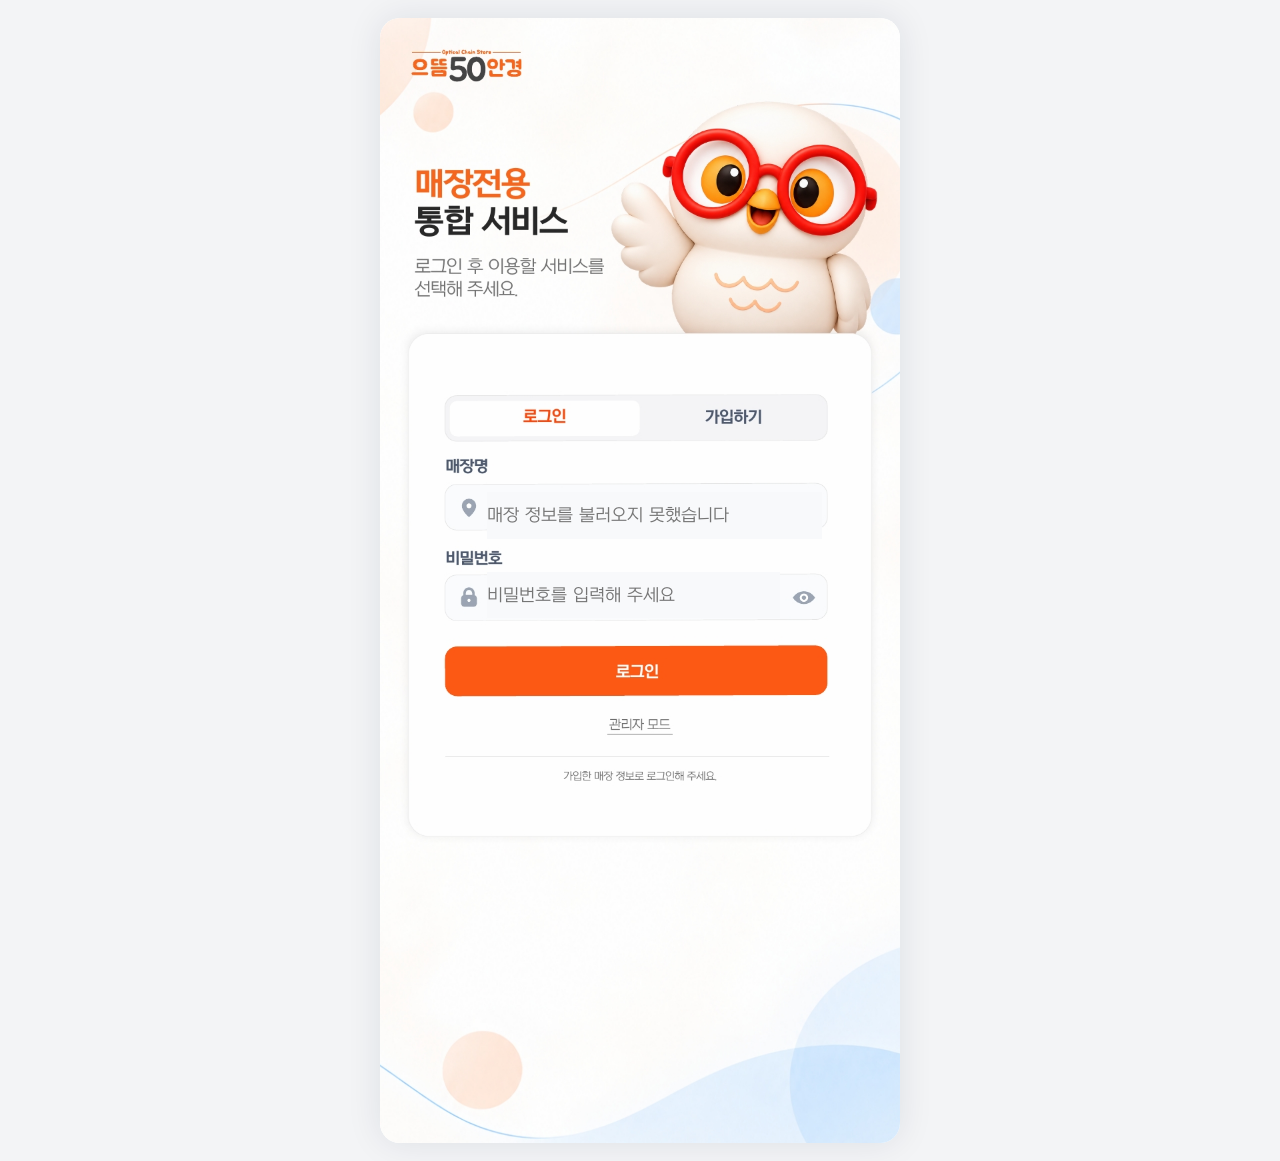
<file: service.html>
<!doctype html>
<html lang="ko">
  <head>
    <meta charset="utf-8" />
    <meta name="viewport" content="width=device-width,initial-scale=1" />
    <title>서비스 선택</title>
    <link rel="stylesheet" href="shell.css" />
    <link rel="stylesheet" href="ai-shell.css" />
  </head>
  <body class="art-page" data-shell="dialog-only">
    <main class="art-stage">
      <img
        class="art"
        src="assets/ui/service-hq.jpg"
        alt="AI 콘텐츠와 교육용 퀴즈 서비스 선택"
      />
      <p id="welcome" class="overlay-text dynamic-greeting"></p>
      <button
        class="hit"
        onclick="go('ai-home.html')"
        style="left: 3%; top: 24%; width: 94%; height: 27%"
      >
        <span class="sr">AI 콘텐츠</span></button
      ><button
        class="hit"
        onclick="go('profile-list.html?next=quiz')"
        style="left: 3%; top: 51%; width: 94%; height: 45%"
      >
        <span class="sr">교육용 퀴즈</span></button
      ><button
        id="aiMenu"
        class="hit"
        style="left: 54%; top: 3.4%; width: 20%; height: 4%"
      >
        <span class="sr">AI 콘텐츠 메뉴</span></button
      ><button id="storeMenu" class="dynamic-store-button" type="button">
        <span id="headerStore"></span>
      </button>
      <div id="aiDrop" class="art-menu ai-menu-panel hidden">
        <img src="assets/ui/ai-menu-hq.jpg" alt="교육용 퀴즈" /><button
          onclick="go('profile-list.html?next=quiz')"
          aria-label="교육용 퀴즈"
        ></button>
      </div>
      <div id="storeDrop" class="art-menu store-menu-panel hidden">
        <img
          src="assets/ui/store-menu-hq.jpg"
          alt="내 정보와 로그아웃"
        /><button
          onclick="openStoreInfo()"
          aria-label="내 정보"
        ></button
        ><button id="logout" aria-label="로그아웃"></button>
      </div>
    </main>
    <script src="portal.js"></script>
    <script src="ai-shell.js"></script>
    <script>
      if (!session()) go("index.html");
      const n = storeName();
      headerStore.textContent = n;
      welcome.innerHTML = `<span class="store-accent">${n}</span> 원장님<br>반가워요!`;
      aiMenu.onclick = () => {
        aiDrop.classList.toggle("hidden");
        storeDrop.classList.add("hidden");
      };
      storeMenu.onclick = () => {
        storeDrop.classList.toggle("hidden");
        aiDrop.classList.add("hidden");
      };
      logout.onclick = () => {
        localStorage.removeItem(SESSION);
        localStorage.removeItem("eutteum50:private:fc:session");
        go("index.html");
      };
      document.addEventListener("click", (e) => {
        if (!aiMenu.contains(e.target) && !aiDrop.contains(e.target))
          aiDrop.classList.add("hidden");
        if (!storeMenu.contains(e.target) && !storeDrop.contains(e.target))
          storeDrop.classList.add("hidden");
      });
    </script>
  </body>
</html>
</file>
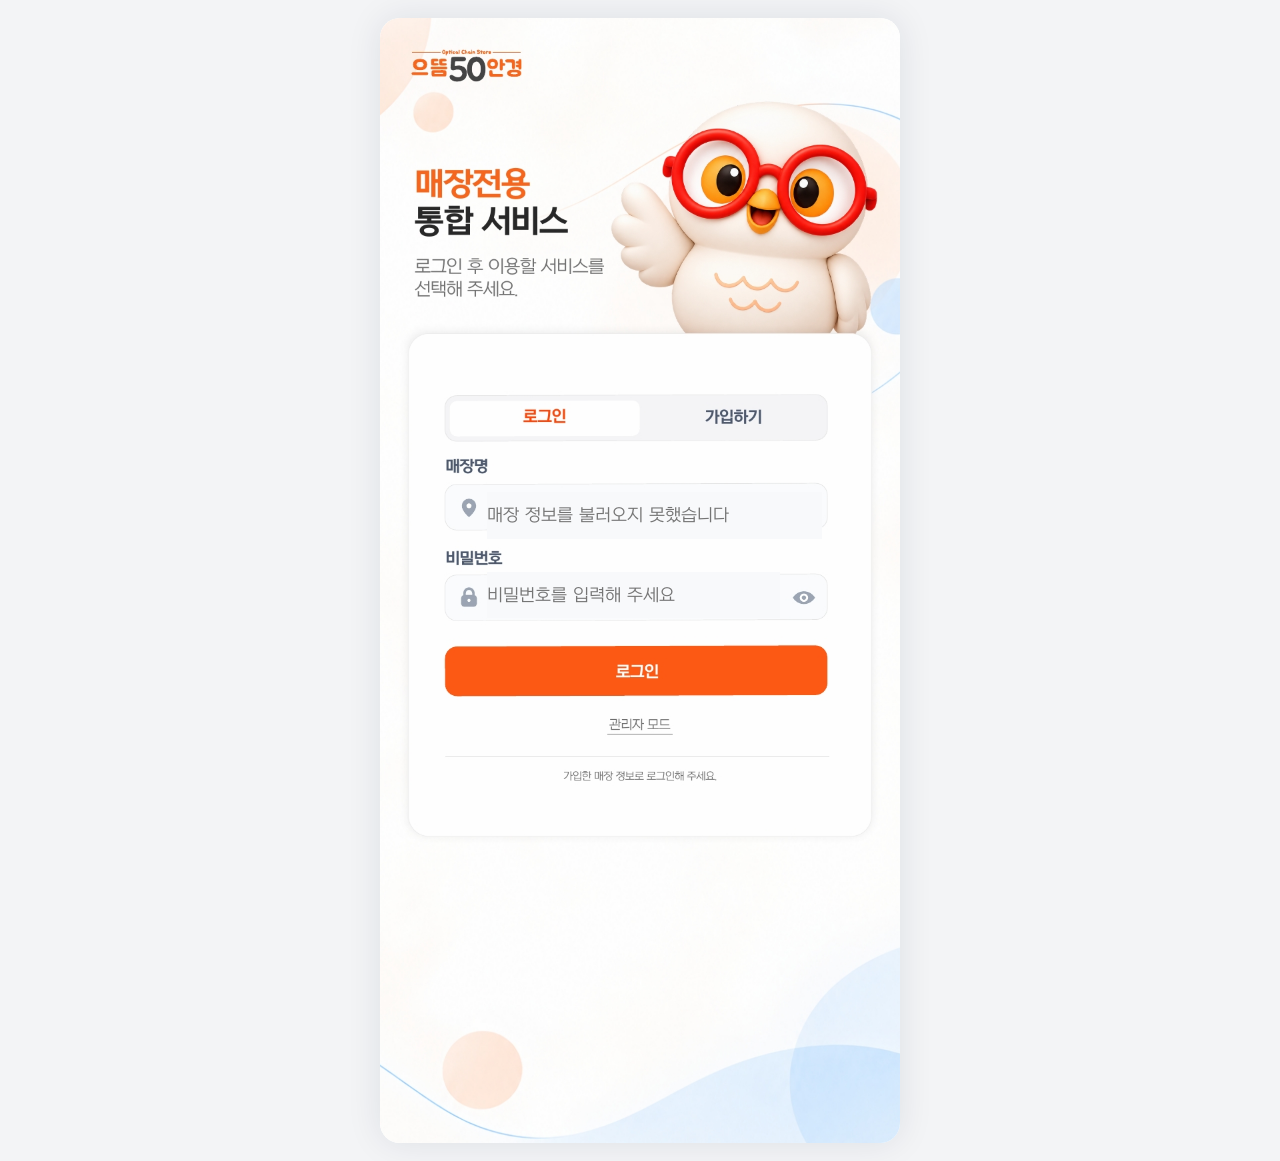
<file: wrong-note.html>
<!doctype html>
<html lang="ko">
<head>
  <meta charset="utf-8">
  <meta name="viewport" content="width=device-width,initial-scale=1">
  <title>오답노트</title>
  <link rel="stylesheet" href="quiz-home.css">
  <style>
    *{box-sizing:border-box}body{margin:0;background:#f4f4f4;color:#303030;font-family:Nexon,sans-serif}
    .note-page{max-width:520px;min-height:100dvh;margin:auto;background:#f4f4f4;padding:92px 22px 150px}
    .top{position:fixed;top:0;left:50%;transform:translateX(-50%);width:min(520px,100%);z-index:60;background:#fff;padding:18px 22px;display:flex;justify-content:space-between;align-items:center;margin-bottom:18px}.top .logo-link{border:0;background:none;padding:0;text-decoration:none}.top img{width:132px;display:block}.switch-link{display:inline-flex;align-items:center;gap:8px;height:40px;padding:0 14px;border:1.6px solid #2276f5;border-radius:999px;background:#f6fbff;text-decoration:none;color:#1c70f0;font-weight:700;font-size:14px}.switch-link i{width:8px;height:8px;border-right:2px solid currentColor;border-bottom:2px solid currentColor;transform:rotate(45deg);margin-top:-4px}
    .title-row{display:flex;align-items:center;gap:12px;margin-bottom:8px}.back{width:44px;height:44px;border:1px solid #ddd;border-radius:12px;background:#fff;font-size:0;position:relative;flex:none}.back::before{content:'';position:absolute;inset:0;margin:auto;width:13px;height:13px;border-left:3px solid #444;border-bottom:3px solid #444;transform:rotate(45deg) translate(2px,-2px)}.title-row h1{margin:0;font-size:30px;letter-spacing:-1.5px}.intro{margin:0 0 20px 56px;color:#888;font-size:13px;font-weight:700}
    .note-list{display:grid;gap:14px}.note-card{border:1px solid #ececf0;border-radius:18px;padding:18px;background:#fff;box-shadow:0 3px 14px rgba(0,0,0,.04)}.note-meta{color:#ff6727;font-size:12px;font-weight:900}.note-q{font-weight:900;font-size:17px;line-height:1.55;margin:8px 0 13px;letter-spacing:-.02em}.note-answer{background:#fff5ee;border-radius:12px;padding:12px;color:#b84920;font-size:14px;line-height:1.55;font-weight:700}.note-exp{margin:11px 2px 0;color:#666;font-size:13px;line-height:1.65}.empty{text-align:center;padding:80px 20px;color:#777;font-weight:700}.empty b{display:block;color:#333;font-size:21px;margin-bottom:8px}
    .review-wrap{position:fixed;left:0;right:0;bottom:78px;display:flex;justify-content:center;pointer-events:none;z-index:40}.review-start{pointer-events:auto;width:min(460px,calc(100% - 34px));padding:16px;border:0;border-radius:30px;background:#ff6727;color:#fff;font-size:18px;font-weight:900;box-shadow:0 8px 22px rgba(255,103,39,.28)}.review-start:disabled{display:none}
    
  .top{position:fixed!important;top:0!important;left:50%!important;transform:translateX(-50%)!important;width:min(520px,100%)!important;height:70px!important;padding:14px 22px!important;background:#fff!important;z-index:60!important;border-bottom:1px solid #eee!important;margin:0!important}.note-page,.rank-page{padding-top:92px!important;padding-left:max(16px,env(safe-area-inset-left))!important;padding-right:max(16px,env(safe-area-inset-right))!important}@media(max-width:520px){.top{height:64px!important;padding:12px 16px!important}.top img{width:110px!important}.note-page,.rank-page{padding-top:82px!important}.rank-card{min-width:0!important}.namebox{min-width:0!important}.namebox b,.namebox small{overflow:hidden;text-overflow:ellipsis;white-space:nowrap}.xp{font-size:13px!important}}
</style>
</head>
<body>
  <main class="note-page">
    <header class="quiz-global-header"><a class="qgh-logo" href="service.html" aria-label="서비스 선택 홈"><img src="eutteum50-logo.png" alt="으뜸50안경"></a><details><summary>교육용 퀴즈 <i></i></summary><a href="ai-home.html">AI 콘텐츠</a></details></header>
    <div class="title-row"><button class="back" onclick="location.href='quiz.html'" aria-label="뒤로"></button><h1>오답노트</h1></div>
    <p class="intro">틀린 문제의 정답과 해설만 모아 확인할 수 있어요.</p>
    <section id="noteList" class="note-list" aria-live="polite"><p class="empty">오답을 불러오는 중입니다.</p></section>
  </main>
  <div class="review-wrap"><button id="reviewStart" class="review-start" disabled>오답 다시 풀기</button></div>
  <nav class="quiz-global-nav" data-active="wrong" aria-label="퀴즈 하단 메뉴"><div class="qgn-links"><a href="quiz.html" aria-label="홈"></a><a href="wrong-note.html" aria-label="오답노트"></a><a href="ranking.html" aria-label="랭킹"></a><a href="profile.html" aria-label="프로필"></a></div></nav>
  <script src="portal.js?v=0921"></script>
  <script src="quiz-bank.js?v=0921"></script>
  <script>
  (()=>{
    const ses=session();if(!ses?.token){location.replace('index.html');return}
    let active;try{active=JSON.parse(sessionStorage.getItem('eutteum50:quiz-active-profile')||'null')}catch{}
    if(!active?.id){location.replace('profile-list.html?next=wrong');return}
    const $=id=>document.getElementById(id),esc=s=>String(s??'').replace(/[&<>"']/g,c=>({'&':'&amp;','<':'&lt;','>':'&gt;','"':'&quot;',"'":'&#39;'}[c])),qid=q=>q.cat+'|'+q.topic+'|'+q.q.slice(0,28);
    async function load(){
      try{
        const d=scalar(await rpc('quiz_load_progress',{p_token:ses.token,p_profile_id:active.id,p_pin:active.pin||''})),wrong=new Set(d.progress?.wrong||[]);
        let bank=window.QUIZ_ADMIN_BANK||[];try{const remote=await rpc('quiz_list_questions',{p_token:ses.token});if(Array.isArray(remote)&&remote.length)bank=remote}catch{}
        const items=bank.filter(q=>wrong.has(qid(q)));
        if(!items.length){$('noteList').innerHTML='<div class="empty"><b>오답노트가 비어 있어요</b>문제를 틀리면 정답과 해설이 여기에 저장됩니다.</div>';return}
        $('noteList').innerHTML=items.map((q,i)=>`<article class="note-card"><div class="note-meta">${esc(q.topic)} · 오답 ${i+1}</div><div class="note-q">${esc(q.q)}</div><div class="note-answer">정답 ${Number(q.a)+1}번 · <b>${esc(q.choices?.[q.a]||'')}</b></div><p class="note-exp">${esc(q.exp||q.key||'해설이 준비 중입니다.')}</p></article>`).join('');
        $('reviewStart').disabled=false;$('reviewStart').textContent=`오답 ${items.length}문제 다시 풀기`;$('reviewStart').onclick=()=>location.href='quiz-session.html?view=wrong&start=1';
      }catch(e){$('noteList').innerHTML=`<p class="empty">오답노트를 불러오지 못했습니다.<br>${esc(e.message)}</p>`}
    }
    load();
  })();
  </script>
</body>
</html>
</file>
<file: shell.css>
*{box-sizing:border-box}html,body{margin:0;min-height:100%;font-family:Pretendard,sans-serif;background:#f3f4f6;color:#171b29}button,input{font:inherit}.stage{position:relative;width:min(100vw,760px);aspect-ratio:390/844;margin:0 auto;background:#fff;overflow:hidden;box-shadow:0 0 35px #18233b18}.art{position:absolute;z-index:0;inset:0;width:100%;height:100%;display:block;pointer-events:none}.hit{position:absolute;z-index:6;border:0;background:transparent;cursor:pointer;padding:0}.sr{position:absolute;width:1px;height:1px;overflow:hidden;clip:rect(0,0,0,0)}
.field{position:absolute;z-index:5;border:0;outline:0;background:#f8f9fb;color:#283249;caret-color:#ff5717;padding:0 5%;font-size:clamp(12px,2.15vw,21px);pointer-events:auto;-webkit-user-select:text;user-select:text}.field:focus{box-shadow:inset 0 0 0 2px #ff5b1a;border-radius:12px}.drop{position:absolute;z-index:10;background:#fff;border:1px solid #e3e7ee;border-radius:14px;box-shadow:0 12px 30px #1f294526;overflow:hidden}.drop button{width:100%;border:0;background:#fff;padding:12px 14px;text-align:left;font-weight:700}.drop button:hover{background:#fff3ec;color:#f15a18}.hidden{display:none!important}.suggest{position:absolute;z-index:12;background:#fff;border:1px solid #e4e7ec;border-radius:12px;box-shadow:0 12px 32px #1c29451f;max-height:170px;overflow:auto}.suggest button{display:flex;justify-content:space-between;width:100%;border:0;border-bottom:1px solid #eee;background:#fff;padding:11px;text-align:left}.suggest span{color:#7c8798;font-size:11px}
@media(min-width:900px){body{padding:22px}.stage{width:min(62vw,760px);border-radius:24px}}
.login-tab{left:12.5%;top:33.6%;width:37%;height:4.4%}.join-tab{left:49.5%;top:33.6%;width:37%;height:4.4%}.store-field{left:12.5%;top:42.95%;width:73.5%;height:4.15%}.pw-field{left:12.5%;top:49.45%;width:73.5%;height:4.15%;padding-right:14%}.pw-toggle{left:78%;top:49.45%;width:8%;height:4.15%}.submit-hit{left:12.5%;top:55.85%;width:73.5%;height:4.6%}.admin-hit{left:36%;top:62%;width:28%;height:3%}.login-stage .suggest{left:12.5%;top:47.15%;width:73.5%}.suggest-empty{padding:13px;color:#70798a}.dialog-backdrop{position:fixed;z-index:100;inset:0;display:grid;place-items:center;padding:18px;background:#18203380}.dialog{position:relative;width:min(430px,100%);max-height:90dvh;overflow:auto;background:#fff;border-radius:24px;padding:28px;box-shadow:0 24px 70px #11182740}.dialog-x{position:absolute;right:14px;top:12px;border:0;background:transparent;font-size:30px;color:#657086}.dialog h2{margin:0 35px 6px 0;font-size:24px}.dialog-desc{margin:0 0 20px;color:#70798a;line-height:1.55;font-size:14px}.dialog-label{display:block;margin:14px 0 7px;font-weight:750;font-size:13px}.dialog-input{width:100%;height:48px;border:1px solid #dfe3e9;border-radius:12px;background:#f8f9fb;padding:0 14px;outline:0}.dialog-input:focus{border-color:#ff5b1a;box-shadow:0 0 0 3px #ff5b1a18}.dialog-primary{width:100%;height:50px;margin-top:20px;border:0;border-radius:12px;background:#ff5717;color:#fff;font-weight:800}.dialog-error{margin:12px 0 0;padding:10px 12px;border-radius:10px;background:#fff0ed;color:#d6452b;font-size:13px}.admin-services{display:grid;gap:10px}.admin-services button{border:1px solid #e1e5eb;border-radius:14px;background:#fff;padding:16px;text-align:left}.admin-services b,.admin-services span{display:block}.admin-services span{margin-top:4px;color:#788397;font-size:12px}
.real-login-panel{position:absolute;z-index:4;left:5.5%;right:5.5%;top:28.1%;padding:5.5% 7% 6%;background:#fff;border-radius:6%;box-shadow:0 8px 28px #26354d18}.real-tabs{display:grid;grid-template-columns:1fr 1fr;margin-bottom:5%;padding:.8%;border:1px solid #e6e7eb;border-radius:12px;background:#f5f4f8}.real-tabs button{height:42px;border:0;border-radius:10px;background:transparent;color:#525e72;font-weight:650;font-size:16px}.real-tabs button.on{background:#fff;color:#ff5717;box-shadow:0 2px 8px #27364c12}.real-login-panel>label{display:block;margin:4% 0 1.8%;color:#536078;font-size:14px;font-weight:800}.real-input-wrap{display:flex;align-items:center;height:48px;border:1px solid #e0e3e8;border-radius:12px;background:#fafbfc}.real-input-wrap:focus-within{border-color:#ff5717;box-shadow:0 0 0 3px #ff571718}.real-input-wrap input{min-width:0;flex:1;height:100%;border:0;outline:0;background:transparent;color:#263146;padding:0 10px;font-size:14px}.real-input-wrap input::placeholder{color:#a4adba}.real-icon{width:35px;text-align:right;color:#a8b1c0;font-size:12px}.real-input-wrap button{width:45px;height:100%;border:0;background:transparent;color:#a6afbe}.real-submit{width:100%;height:50px;margin-top:6%;border:0;border-radius:12px;background:#ff5717;color:#fff;font-size:17px;font-weight:800}.real-admin{display:block;margin:4% auto 0;border:0;border-bottom:1px solid #888;background:transparent;color:#777;font-size:13px}.real-foot{margin-top:5%;padding-top:4%;border-top:1px solid #eceef1;text-align:center;color:#888;font-size:11px}.real-login-panel .suggest{left:7%;right:7%;top:41%;width:auto}
@media(max-width:899px){body.login-body{padding:0;background:#fff}.login-stage{width:min(100vw,calc(100dvh * 390 / 844));aspect-ratio:390/844}.login-stage .field{font-size:14px}.dialog-backdrop{align-items:end;padding:0}.dialog{width:100%;border-radius:24px 24px 0 0;padding-bottom:max(28px,env(safe-area-inset-bottom))}}
.real-icon-img{width:30px;height:30px;margin-left:10px;object-fit:cover;border-radius:7px}.real-input-wrap button{padding:7px}.real-input-wrap button img{display:block;width:100%;height:100%;object-fit:cover;border-radius:7px}
.dialog-suggest{margin-top:6px;max-height:180px;overflow:auto;border:1px solid #e1e5eb;border-radius:12px;background:#fff;box-shadow:0 10px 28px #18233b18}.dialog-suggest button{display:flex;justify-content:space-between;width:100%;padding:11px 12px;border:0;border-bottom:1px solid #edf0f3;background:#fff;text-align:left}.dialog-suggest span{color:#7b8697;font-size:11px}
.real-login-panel .suggest{position:static;left:auto;right:auto;top:auto;width:100%;margin-top:6px;max-height:128px}.suggest button.active,.dialog-suggest button.active{background:#fff1e9;color:#f45116;outline:2px solid #ff6b2b;outline-offset:-2px}
body.login-body{min-height:100dvh;padding:0;background:#f7f8fa}.login-page{width:min(100%,760px);min-height:100dvh;margin:0 auto;padding-bottom:32px;background:#fff}.login-hero{width:100%;overflow:hidden;background:#fff}.login-hero img{display:block;width:100%;height:auto}.login-page .real-login-panel{position:relative;left:auto;right:auto;top:auto;width:89%;margin:-18px auto 0;padding:28px 7% 30px;border-radius:24px;background:#fff;box-shadow:0 8px 28px #26354d18}.login-page .real-login-panel .suggest{position:relative;z-index:3}.login-page .real-input-wrap input{pointer-events:auto;user-select:text;-webkit-user-select:text}.login-page .real-tabs button,.login-page .real-submit,.login-page .real-admin,.login-page .real-input-wrap button{pointer-events:auto}
@media(min-width:900px){body.login-body{padding:22px}.login-page{border-radius:24px;overflow:hidden;box-shadow:0 0 35px #18233b18}.login-page .real-login-panel{width:78%;margin:-12px auto 38px;padding-left:8%;padding-right:8%}}
.dialog-input{position:relative;z-index:2;display:block;pointer-events:auto;user-select:text;-webkit-user-select:text}.dialog-primary{position:relative;z-index:2}.login-page .real-input-wrap{position:relative;z-index:2}.login-page .real-input-wrap input{position:relative;z-index:2}.login-page .real-tabs button,.login-page .real-submit,.login-page .real-admin,.login-page .real-input-wrap button{position:relative;z-index:3}
@font-face{font-family:NexonLv1;src:url('./fonts/NEXON-Lv1-Gothic-Regular.otf') format('opentype');font-weight:400;font-display:swap}@font-face{font-family:NexonLv1;src:url('./fonts/NEXON-Lv1-Gothic-Light.otf') format('opentype');font-weight:300;font-display:swap}@font-face{font-family:NexonLv1;src:url('./fonts/NEXON-Lv1-Gothic-Bold.otf') format('opentype');font-weight:700;font-display:swap}
body.art-page,body.login-art-body{padding:0;background:#f3f4f6;font-family:NexonLv1,sans-serif}.art-stage{position:relative;width:min(100vw,780px);aspect-ratio:390/844;margin:0 auto;overflow:hidden;background:#fff;box-shadow:0 0 35px #18233b18}.art-stage>.art{position:absolute;inset:0;width:100%;height:100%;object-fit:fill}.art-stage .hit{z-index:15}.overlay-text{position:absolute;z-index:9;margin:0;font-family:NexonLv1,sans-serif}.dynamic-store-button{position:absolute;z-index:12;top:3.5%;left:74.3%;width:20.6%;height:4.1%;display:flex;align-items:center;justify-content:center;gap:4px;border:1px solid #e1e5eb;border-radius:999px;background:#fff;color:#293347;font-weight:700;font-size:clamp(10px,2.4vw,17px);white-space:nowrap;overflow:hidden}.dynamic-store-button::before{content:'●';color:#ff5a1f;font-size:.72em}.dynamic-store-button span{min-width:0;max-width:76%;overflow:hidden;text-overflow:ellipsis}.art-menu{position:absolute;z-index:30}.art-menu img{display:block;width:100%;height:auto}.art-menu button{position:absolute;border:0;background:transparent}.ai-menu-panel{left:53.8%;top:7%;width:19.4%}.ai-menu-panel button{inset:0}.store-menu-panel{right:4.7%;top:7%;width:20%}.store-menu-panel button:first-of-type{left:0;right:0;top:0;height:50%}.store-menu-panel button:last-of-type{left:0;right:0;bottom:0;height:50%}.login-art-stage .field{z-index:20;height:4.15%;padding:0;border:0;background:#f8f9fb;color:#273247;font-family:NexonLv1,sans-serif;font-size:clamp(12px,2.4vw,17px)}.login-art-stage .store-field{left:20.5%;top:42.15%;width:64.5%}.login-art-stage .pw-field{left:20.5%;top:49.2%;width:56.5%}.login-art-stage .pw-toggle{left:77%;top:49.2%;width:8%;height:4.15%}.login-art-stage .submit-hit{left:12.5%;top:55.75%;width:73.5%;height:4.7%}.login-art-stage .admin-hit{left:38%;top:62%;width:24%;height:3%}.login-art-stage .login-tab{left:12.5%;top:33.55%;width:37%;height:4.4%}.login-art-stage .join-tab{left:49.5%;top:33.55%;width:37%;height:4.4%}.login-art-stage .suggest{left:12.5%;top:46.6%;width:73.5%;z-index:40}.dynamic-greeting{left:12.5%;top:11.75%;min-width:36%;padding:2px 4px;background:#fff3eb;color:#20252e;font-size:clamp(12px,3vw,23px);font-weight:700}.dynamic-greeting .store-accent{color:#f15a20}.ai-usage-pill{position:absolute;z-index:10;top:28.55%;height:3.1%;display:flex;align-items:center;padding:0 2%;border:1px solid currentColor;border-radius:999px;background:#fff9f5;font-size:clamp(8px,1.85vw,13px);font-weight:700;white-space:nowrap}.ai-usage-product{left:8%;color:#ef5b27}.ai-usage-idea{left:52%;color:#087fdf;background:#f4faff}.product-query-new{position:absolute;z-index:12;left:15.7%;top:31.2%;width:77.5%;height:4.5%;padding:0 2%;border:0;outline:0;background:#fff;color:#303845;font-family:NexonLv1,sans-serif;font-size:clamp(10px,2.3vw,16px)}.recent-row{position:absolute;z-index:10;left:5.2%;top:45.8%;width:89.6%;height:4%;display:flex;gap:5px;align-items:center;background:#fff;overflow:hidden}.recent-row button{height:24px;padding:0 9px;border:1px solid #dfe3e7;border-radius:999px;background:#fff;color:#737b86;font-family:NexonLv1,sans-serif;font-size:clamp(8px,1.8vw,12px);white-space:nowrap}.profile-name-overlay{left:59%;top:15%;width:31%;padding:2px;background:#fff7f0;color:#25282e;font-size:clamp(17px,4.6vw,34px);font-weight:700}.profile-store-overlay{left:59%;top:12.7%;padding:1px 2px;background:#fff7f0;color:#f05b26;font-size:clamp(9px,2vw,14px)}.profile-xp-overlay{left:59%;top:22%;padding:4px 9px;border-radius:8px;background:#ff5a1f;color:#fff;font-size:clamp(12px,3.1vw,22px);font-weight:700}
.quiz-switch-panel{position:absolute;z-index:30;right:5%;top:7%;width:19.4%}.quiz-switch-panel img{display:block;width:100%}.quiz-switch-panel button{position:absolute;inset:0;border:0;background:transparent}
.logo-home-hit{position:absolute;z-index:20;left:5%;top:2.2%;width:28%;height:5%;border:0;background:transparent;cursor:pointer}.quiz-live-stat{position:absolute;z-index:18;top:21.55%;width:19%;text-align:center;font-weight:700;color:#111;background:transparent;pointer-events:none}.quiz-live-stat.solved{left:11%}.quiz-live-stat.rate{left:40.5%}.quiz-live-stat.wrong{left:70%}.quiz-live-stat b{display:inline-block;min-width:70%;padding:0 3px;background:#fff;font-size:clamp(17px,4.3vw,28px);line-height:1.15}.quiz-live-stat span{display:none}.quiz-option-hit{position:absolute;z-index:18;border:0;border-radius:999px;background:transparent;cursor:pointer}.quiz-option-hit[aria-pressed="true"]{box-shadow:inset 0 0 0 2px #ff6427;background:#fff4ed33}.quiz-start-hit{position:absolute;z-index:19;border:0;border-radius:999px;background:transparent;cursor:pointer}.quiz-course-count{position:absolute;z-index:18;right:10%;width:20%;padding:2px 0;background:#fff;text-align:right;color:#252525;font-weight:700;font-size:clamp(12px,3vw,19px);pointer-events:none}.quiz-course-count.glasses{top:64.58%}.quiz-course-count.contact{top:69.95%}.quiz-course-count.gilbert{top:75.35%;background:#fff7f0}.quiz-start-label{position:absolute;z-index:20;left:32%;top:87.9%;width:36%;height:3.7%;display:grid;place-items:center;border-radius:999px;background:#f5682d;color:#fff;font-weight:700;font-size:clamp(11px,2.8vw,18px);pointer-events:none}
.rank-live-list{position:absolute;z-index:10;left:5%;right:5%;top:27.5%;bottom:7.5%;overflow:auto;padding:0 0 12px;background:#fff}.rank-live-card{display:grid;grid-template-columns:36px 44px 1fr auto;align-items:center;gap:8px;min-height:58px;margin:0 0 6px;padding:8px 10px;border:1px solid #e3e6eb;border-radius:13px;background:#fff;color:#252b35}.rank-live-card.me{border-color:#ff6a2c;background:#fff8f4}.rank-live-card .no{text-align:center;font-weight:700}.rank-live-card img{width:42px;height:42px;border-radius:50%;object-fit:cover}.rank-live-card b,.rank-live-card small{display:block}.rank-live-card small{margin-top:2px;color:#89919e}.rank-live-card .xp{color:#ff5a1f;font-weight:700;white-space:nowrap}.profile-list-live{position:absolute;z-index:10;left:5%;right:5%;top:50.5%;bottom:10%;display:grid;grid-template-columns:1fr 1fr;gap:7px;align-content:start;overflow:auto;background:#fff8f2;padding:4px}.profile-list-live button{display:grid;grid-template-columns:42px 1fr 20px;align-items:center;gap:8px;min-height:55px;border:1px solid #e0e4e8;border-radius:12px;background:#fff;text-align:left;color:#2c3440}.profile-list-live img{width:40px;height:40px;border-radius:50%;object-fit:cover}.profile-list-live b,.profile-list-live small{display:block}.profile-list-live small{color:#89919c;margin-top:2px}
@media(min-width:900px){body.art-page,body.login-art-body{padding:18px}.art-stage{width:min(46vw,500px);border-radius:20px}}

/* AI 원본 비율을 유지하되 PC에서 과도하게 커지지 않게 표시 */
.quiz-live-stat{top:20.95%!important;height:4.4%;display:grid;place-items:center;background:#fff!important;border-radius:4px}.quiz-live-stat b{width:100%;height:100%;display:grid;place-items:center;padding:0;background:#fff!important}.quiz-course-count{right:7%!important;width:30%!important;height:3.3%;display:flex;align-items:center;justify-content:flex-end;padding-right:2%;background:#fff!important}.quiz-course-count.glasses{top:63.95%!important}.quiz-course-count.contact{top:69.35%!important}.quiz-course-count.gilbert{top:74.75%!important;background:#fff7f0!important}.quiz-start-label{left:25%!important;top:87.65%!important;width:50%!important;background:#f5682d}.quiz-option-hit[aria-pressed="true"]{border:2px solid #ff6427!important;box-shadow:none!important;background:#fff!important}
.legacy-bottom-cover{position:absolute;z-index:9;left:0;right:0;bottom:0;height:7.3%;background:#fff;pointer-events:none}
.art-stage{width:min(100vw,520px)}
.dynamic-store-button{top:2.72%;left:79.2%;width:11.4%;height:3%;border:0;background:transparent;font-size:clamp(9px,2.15vw,14px)}
.dynamic-store-button::before{content:none}
.dynamic-store-button span{max-width:100%}
.dynamic-greeting{left:6.15%;top:11.55%;width:48%;min-width:0;padding:0;background:transparent;font-size:clamp(22px,4.55vw,32px);line-height:1.18;letter-spacing:-.045em}
#heroStore{left:12.8%!important;top:11.95%!important;padding:0!important;background:transparent!important;font-size:clamp(12px,2.75vw,18px)!important}
.ai-usage-pill{border:0;background:transparent;padding:0;justify-content:center}
.ai-usage-product{left:8%;width:32.5%}
.ai-usage-idea{left:53.5%;width:32%;background:transparent}
.art-menu.ai-menu-panel{left:55.9%;top:6.45%;width:18.7%}
.art-menu.store-menu-panel{right:5.6%;top:6.45%;width:19.7%}
.ai-usage-pill{overflow:visible;font-size:clamp(7px,1.75vw,11px);letter-spacing:-.04em}
.product-query-new{background:transparent}

/* 교육용 퀴즈: AI 원본 위에 실제 데이터와 실제 선택 버튼만 한 번 표시 */
.quiz-stage .quiz-live-stat{top:20.65%!important;width:20%;height:4.3%;display:grid;place-items:center;border-radius:0;background:#fff!important;overflow:hidden}.quiz-stage .quiz-live-stat.solved{left:9.8%}.quiz-stage .quiz-live-stat.rate{left:40%}.quiz-stage .quiz-live-stat.wrong{left:70.1%}.quiz-stage .quiz-live-stat b{width:100%;height:100%;display:grid;place-items:center;background:#fff!important;font-size:clamp(17px,4.2vw,25px);line-height:1;color:#111}
.quiz-topics{position:absolute;z-index:22;left:4.7%;top:42.55%;width:90.6%;height:10.85%;display:flex;align-content:flex-start;align-items:flex-start;flex-wrap:wrap;gap:1.05% 1.15%;padding:.15% 0;background:#fff}.quiz-topics button,.quiz-lengths button{height:25%;min-height:0;padding:0 2.1%;border:1px solid #dde1e6;border-radius:999px;background:#fff;color:#858b94;font:400 clamp(8px,1.95vw,12px) NexonLv1;white-space:nowrap;cursor:pointer}.quiz-topics button.on,.quiz-lengths button.on{border:2px solid #ff6427;color:#f15a20;background:#fff7f2;font-weight:700}
.quiz-lengths{position:absolute;z-index:22;left:4.7%;top:54.05%;width:58%;height:3.35%;display:flex;align-items:center;gap:3%;background:#fff}.quiz-lengths button{width:22%;height:79%;padding:0}
.quiz-stage .quiz-course-count{right:5.7%!important;width:25%!important;height:3.4%;display:flex;align-items:center;justify-content:flex-end;padding:0 1.8% 0 0;border-radius:0;background:#fff!important;font-size:clamp(13px,3.1vw,19px);line-height:1}.quiz-stage .quiz-course-count.glasses{top:65.05%!important}.quiz-stage .quiz-course-count.contact{top:70.45%!important}.quiz-stage .quiz-course-count.gilbert{top:75.85%!important;background:#fff7f0!important}
.quiz-start-real{position:absolute;z-index:24;left:28%;top:88.25%;width:44%;height:4.25%;border:0;border-radius:999px;background:#f5682d;color:#fff;font:700 clamp(12px,3vw,19px) NexonLv1;cursor:pointer;box-shadow:none}
.quiz-course-hit{position:absolute;z-index:23;left:5%;width:90%;height:5.2%;border:0;background:transparent;cursor:pointer}.quiz-course-hit.glasses{top:62.8%}.quiz-course-hit.contact{top:68.2%}.quiz-course-hit.gilbert{top:73.6%}
.ai-usage-pill{top:28.05%;height:2.45%;line-height:1;align-items:center}

/* 상단 전환 메뉴: 잘라낸 이미지가 아니라 AI 원본 디자인을 CSS로 재구성 */
.art-menu img,.quiz-switch-panel img,.product-page .menu img{display:none!important}
.art-menu.ai-menu-panel,.quiz-switch-panel,.product-page .ai-drop{height:3.35%;border:1px solid #1687e8;border-radius:999px;background:#eef8ff;box-shadow:0 5px 14px #12304b12;color:#087fdc}
.art-menu.ai-menu-panel::before,.product-page .ai-drop::before{content:'교육용 퀴즈';position:absolute;inset:0;padding-right:13%;display:grid;place-items:center;font-weight:700;font-size:clamp(9px,2.25vw,14px);white-space:nowrap}
.art-menu.ai-menu-panel::after,.product-page .ai-drop::after{content:'';position:absolute;right:10%;top:38%;width:6px;height:6px;border-right:2px solid currentColor;border-bottom:2px solid currentColor;transform:rotate(45deg)}
.quiz-switch-panel::before{content:'AI 콘텐츠';position:absolute;inset:0;padding-right:13%;display:grid;place-items:center;color:#f15a18;font-weight:700;font-size:clamp(9px,2.25vw,14px);white-space:nowrap}
.quiz-switch-panel::after{content:'';position:absolute;right:10%;top:38%;width:6px;height:6px;border-right:2px solid #f15a18;border-bottom:2px solid #f15a18;transform:rotate(45deg)}
.art-menu.store-menu-panel,.product-page .store-drop{height:7.25%;overflow:hidden;border:1px solid #dfe4ea;border-radius:12px;background:#fff;box-shadow:0 8px 22px #23324a18}
.art-menu.store-menu-panel button,.product-page .store-drop button{display:flex;align-items:center;padding:0 12%;font-family:NexonLv1,sans-serif;font-size:clamp(9px,2.2vw,14px);color:#2c3544;text-align:left}
.art-menu.store-menu-panel button::before{content:attr(aria-label)}
.art-menu.store-menu-panel button:first-of-type,.product-page .store-drop button:first-of-type{border-bottom:1px solid #edf0f4}
.art-menu.store-menu-panel button:last-of-type,.product-page .store-drop button:last-of-type{color:#e45548;background:#fff7f5}
.product-page .ai-drop{height:5.8%}.product-page .store-drop{height:13.8%}.product-page .store-drop button:first-of-type::before{content:'내 정보'}.product-page .store-drop button:last-of-type::before{content:'로그아웃'}
.result-copy{margin-top:18px;padding:18px;border:1px solid #e0e4ea;border-radius:18px;background:#fff}.result-copy h3{margin:0 0 12px;font-size:16px}.result-copy h4{margin:0 0 10px;font-size:14px}.result-copy pre{margin:0;white-space:pre-wrap;font:400 12px/1.75 NexonLv1;color:#333}.copy-result{width:100%;height:42px;margin-top:14px;border:1px solid #ff5a18;border-radius:11px;background:#fff4ed;color:#ff5a18;font-weight:700}
</file>
<file: ai-shell.css>
@font-face{font-family:NexonLv1;src:url('./fonts/NEXON-Lv1-Gothic-Regular.otf') format('opentype');font-weight:400;font-display:swap}@font-face{font-family:NexonLv1;src:url('./fonts/NEXON-Lv1-Gothic-Bold.otf') format('opentype');font-weight:700;font-display:swap}
:root{--brand:#ff5a1f;--ink:#242a34;--muted:#7d8592;--line:#e8ebef}
.ai-bottom-nav{position:fixed;left:50%;bottom:0;z-index:80;width:min(100%,520px);height:73px;transform:translateX(-50%);display:grid;grid-template-columns:repeat(4,1fr);padding:0;background:#fff url('./assets/ui/nav-home.png') center/100% 100% no-repeat;border:0;box-shadow:0 -5px 18px #26364a12;font-family:NexonLv1,sans-serif}
.ai-bottom-nav button{display:block;border:0;background:transparent;color:transparent;font-size:0;cursor:pointer}
.ai-bottom-nav button:hover,.ai-bottom-nav button:focus-visible{background:#ff5a1f0a;outline:0}.ai-bottom-nav .nav-icon,.ai-bottom-nav button>span{display:none}.ai-popover{position:fixed;left:50%;bottom:76px;z-index:90;width:min(225px,calc(100vw - 32px));padding:8px 14px;display:none;background:#fff;border:1px solid #edf0f3;border-radius:15px;box-shadow:0 14px 38px #1e293b24;font-family:NexonLv1,sans-serif;animation:popIn .16s ease-out}.ai-popover.open{display:block}.ai-popover::after{content:'';position:absolute;bottom:-9px;width:17px;height:17px;background:#fff;border-right:1px solid #edf0f3;border-bottom:1px solid #edf0f3;transform:rotate(45deg)}
.ai-popover.create{transform:translateX(-52%)}.ai-popover.create::after{left:42%}.ai-popover.settings{transform:translateX(2%)}.ai-popover.settings::after{right:25%}
.ai-popover button{width:100%;height:46px;display:grid;grid-template-columns:28px 1fr 18px;align-items:center;gap:6px;border:0;border-bottom:1px solid #eceef1;background:#fff;color:#353a43;text-align:left;font:700 13px NexonLv1;cursor:pointer}.ai-popover button:last-child{border-bottom:0}.ai-popover button:hover{color:var(--brand);background:#fffaf7}.ai-popover .pop-icon{font-size:18px;color:#5c6571}.ai-popover .chev{font-size:20px;color:#a1a7af;text-align:right}
.shell-backdrop{position:fixed;inset:0;z-index:85;display:none;background:transparent}.shell-backdrop.open{display:block}
@keyframes popIn{from{opacity:0;transform:translateX(var(--tx,0)) translateY(8px) scale(.98)}to{opacity:1;transform:translateX(var(--tx,0)) translateY(0) scale(1)}}
@media(min-width:900px){.ai-bottom-nav{border-radius:0 0 18px 18px}.ai-popover.create{margin-left:-80px}.ai-popover.settings{margin-left:20px}}
body[data-nav="create"] .ai-bottom-nav,.ai-bottom-nav.menu-create{background-image:url('./assets/ui/nav-create.png')}body[data-nav="archive"] .ai-bottom-nav{background-image:url('./assets/ui/nav-archive.png')}.ai-bottom-nav.menu-settings{background-image:url('./assets/ui/nav-settings.png')}
.shell-modal-layer{position:fixed;inset:0;z-index:120;display:grid;place-items:center;padding:18px;background:#18203370;backdrop-filter:blur(3px)}.shell-modal{width:min(520px,100%);max-height:90dvh;overflow:auto;border-radius:24px;background:#fff;box-shadow:0 24px 70px #11182738;font-family:NexonLv1,sans-serif}.shell-modal-head{position:sticky;top:0;z-index:2;display:flex;align-items:center;padding:21px 22px 15px;background:#fff}.shell-modal-head h2{margin:0;font-size:21px}.shell-modal-close{margin-left:auto;width:36px;height:36px;border:0;border-radius:50%;background:#f5f6f8;color:#727a86;font-size:22px}.shell-modal-body{padding:0 22px 22px}.shell-modal-note{margin:0 0 16px;padding:12px 14px;border-radius:13px;background:#fff4ed;color:#8b451e;font-size:12px;line-height:1.55}.shell-form-grid{display:grid;grid-template-columns:1fr 1fr;gap:12px}.shell-field{display:block}.shell-field.wide{grid-column:1/-1}.shell-field span{display:block;margin:0 0 6px;color:#505a69;font-size:12px;font-weight:700}.shell-field input,.shell-field select,.shell-field textarea{width:100%;border:1px solid #dfe3e9;border-radius:12px;background:#fafbfc;padding:12px;color:#242a34;font:400 13px NexonLv1;outline:0}.shell-field textarea{min-height:94px;resize:vertical}.shell-field input:disabled{color:#8d949e}.shell-modal-error{margin:13px 0 0;padding:10px 12px;border-radius:10px;background:#fff0ed;color:#d6452b;font-size:12px}.shell-modal-foot{position:sticky;bottom:0;display:flex;gap:9px;padding:15px 22px max(15px,env(safe-area-inset-bottom));background:#fff;border-top:1px solid #edf0f3}.shell-modal-foot button{height:48px;border-radius:13px;font-weight:700}.shell-cancel{width:34%;border:1px solid #dfe3e9;background:#fff;color:#747d8a}.shell-save{flex:1;border:0;background:#ff5a1f;color:#fff}.shell-save:disabled{opacity:.55}
@media(max-width:560px){.shell-modal-layer{align-items:end;padding:0}.shell-modal{max-height:92dvh;border-radius:24px 24px 0 0}.shell-form-grid{grid-template-columns:1fr}}
.ai-bottom-nav.menu-create{background-image:url('./assets/ui/nav-create.png')!important}.ai-bottom-nav.menu-settings{background-image:url('./assets/ui/nav-settings.png')!important}
body[data-shell="dialog-only"] .ai-bottom-nav,body[data-shell="dialog-only"] .ai-popover,body[data-shell="dialog-only"] .shell-backdrop{display:none!important}

/* Shared, fixed header. The artwork header is clipped rather than covered by labels. */
.has-ai-shell .ai-fixed-header{position:fixed;z-index:79;top:0;left:50%;transform:translateX(-50%);width:min(520px,100%);height:82px;padding:18px 24px;display:flex;align-items:center;justify-content:space-between;gap:12px;background:#fff;font-family:NexonLv1,sans-serif;box-sizing:border-box}
.shell-logo img{display:block;width:112px;height:auto}.shell-top-actions{display:flex;gap:6px;align-items:center}.shell-top-actions details{position:relative;font-size:12px;font-weight:700}.shell-top-actions summary{cursor:pointer;list-style:none;display:flex;align-items:center;gap:6px;padding:9px 10px;border-radius:30px;border:1px solid #e1e3e8;background:#fff;white-space:nowrap}.shell-top-actions summary::-webkit-details-marker{display:none}.shell-top-actions i{display:block;flex:none;width:6px;height:6px;border-right:1.7px solid currentColor;border-bottom:1.7px solid currentColor;transform:rotate(45deg);margin:-4px 2px 0 2px}.shell-service summary{color:#ff601c;border-color:#ff854b;background:#fffaf6}.shell-top-actions .shell-store summary svg{color:#ff621f;width:17px;height:19px;flex:none}.shell-store summary span{max-width:92px;overflow:hidden;text-overflow:ellipsis;color:#303030}.shell-service>a,.shell-store>div{position:absolute;right:0;top:42px;min-width:140px;display:block;padding:8px;border:1px solid #eceef2;border-radius:16px;background:#fff;box-shadow:0 10px 30px #17243822}.shell-service>a{padding:12px 13px;text-decoration:none;color:#1684ef;display:flex;align-items:center;justify-content:space-between;border-color:#b0d9ff;background:#f4fbff}.shell-store>div button{display:block;width:100%;padding:12px 10px;border:0;background:#fff;color:#343434;text-align:left;font:inherit;border-radius:10px}.shell-store>div button:hover{background:#fff6ed}
body.has-ai-shell:not([data-shell="dialog-only"]) #aiMenu,body.has-ai-shell:not([data-shell="dialog-only"]) #storeMenu,body.has-ai-shell:not([data-shell="dialog-only"]) #aiDrop,body.has-ai-shell:not([data-shell="dialog-only"]) #storeDrop,body.has-ai-shell:not([data-shell="dialog-only"]) .header-ai,body.has-ai-shell:not([data-shell="dialog-only"]) .archive-logo{visibility:hidden!important;pointer-events:none!important}
.has-ai-shell[data-nav="home"] .art-stage>.art{clip-path:inset(8.5% 0 9% 0)}
.has-ai-shell[data-nav="home"] .legacy-bottom-cover{display:none!important}
.has-ai-shell .product-top>.base{clip-path:inset(14.2% 0 0 0)}
.has-ai-shell .art-stage>.logo-home-hit{display:none}
.ai-popover{width:270px;padding:9px 17px;border-radius:20px;bottom:86px;left:max(12px,calc(50% - 248px));transform:none!important;animation:shellPop .14s ease-out}
.ai-popover.create{margin-left:0;left:max(12px,calc(50% - 225px))}.ai-popover.settings{left:auto;right:max(12px,calc(50% - 248px));margin-left:0}
.ai-popover.create::after{left:55px}.ai-popover.settings::after{right:43px}.ai-popover::after{bottom:-11px;width:22px;height:22px;border:0}
.ai-popover button{height:56px;grid-template-columns:35px 1fr 14px;gap:12px;font-size:15px;color:#54575a;line-height:1.3;letter-spacing:-.5px;background:transparent}.ai-popover .pop-icon{width:30px;height:32px;object-fit:contain}.ai-popover .chev{font-size:0;width:9px;height:9px;border-top:2px solid #a0a5aa;border-right:2px solid #a0a5aa;transform:rotate(45deg)}
@keyframes shellPop{from{opacity:0;translate:0 5px}to{opacity:1;translate:0 0}}
@media(max-width:390px){.has-ai-shell .ai-fixed-header{padding:16px;height:76px;gap:5px}.shell-logo img{width:97px}.shell-top-actions details{font-size:11px}.shell-top-actions summary{padding:8px}.shell-store summary span{max-width:66px}.shell-top-actions{gap:4px}}

.shell-guide-list{margin:10px 0 16px;padding-left:18px;color:#4d5563;line-height:1.7;font-size:14px;font-weight:600}.shell-guide-list li+li{margin-top:8px}.shell-guide-check{display:flex;align-items:center;gap:8px;font-size:13px;font-weight:700;color:#6b7280}.shell-guide-check input{width:16px;height:16px}
</file>
<file: ui-system.css>
:root{--ui-orange:#ff5a1f;--ui-orange-dark:#e84b12;--ui-blue:#238be8;--ui-ink:#172033;--ui-muted:#778195;--ui-line:#e3e7ed;--ui-surface:#fff;--ui-soft:#f7f8fa;--ui-radius:16px;--ui-shadow:0 12px 34px rgba(28,42,69,.11);--ui-fast:160ms cubic-bezier(.2,.8,.2,1)}
html{scroll-behavior:smooth}button,a,input,select,textarea{-webkit-tap-highlight-color:transparent}button,a{transition:transform var(--ui-fast),box-shadow var(--ui-fast),border-color var(--ui-fast),background-color var(--ui-fast),color var(--ui-fast),opacity var(--ui-fast)}button:not(:disabled):active,[role=button]:active{transform:scale(.975)}button:focus-visible,a:focus-visible,input:focus-visible,select:focus-visible,textarea:focus-visible{outline:3px solid rgba(35,139,232,.2);outline-offset:2px}input,select,textarea{transition:border-color var(--ui-fast),box-shadow var(--ui-fast),background-color var(--ui-fast)}input:focus,select:focus,textarea:focus{border-color:var(--ui-orange)!important;box-shadow:0 0 0 3px rgba(255,90,31,.11)!important;background:#fff!important}
.art-stage,.product-page,.login-art-stage{animation:ui-page-in .34s ease-out both}.art-menu:not(.hidden),.menu:not(.hidden),.quiz-switch-panel:not(.hidden),.modal:not(.hidden){animation:ui-pop-in .18s ease-out both;transform-origin:top center}.product-card,.mode-card,.service,.card,.panel,.rank-live-card,.profile-list-live>button{transition:transform var(--ui-fast),box-shadow var(--ui-fast),border-color var(--ui-fast),background-color var(--ui-fast)}.product-card:hover,.mode-card:hover,.service:hover,.rank-live-card:hover,.profile-list-live>button:hover{transform:translateY(-2px);box-shadow:0 10px 24px rgba(28,42,69,.10)}
.ui-toast-layer{position:fixed;inset:0;z-index:9999;display:grid;place-items:center;padding:20px;background:rgba(22,29,43,.34);backdrop-filter:blur(3px);animation:ui-fade-in .16s ease-out}.ui-toast-card{width:min(92vw,390px);padding:24px;border:1px solid rgba(255,255,255,.8);border-radius:22px;background:#fff;box-shadow:0 22px 60px rgba(19,29,49,.22);text-align:center;animation:ui-pop-in .2s ease-out}.ui-toast-mark{display:grid;place-items:center;width:46px;height:46px;margin:0 auto 13px;border-radius:50%;background:#fff1e9;color:var(--ui-orange);font-size:22px;font-weight:800}.ui-toast-card>strong{color:var(--ui-ink);font-size:17px}.ui-toast-text{margin:10px 0 0;color:var(--ui-muted);font-size:14px;line-height:1.65;white-space:pre-wrap}.ui-toast-ok{width:100%;height:46px;margin-top:18px;border:0;border-radius:13px;background:var(--ui-orange);color:#fff;font-weight:700;cursor:pointer}.ui-toast-ok:hover{background:var(--ui-orange-dark);box-shadow:0 8px 20px rgba(255,90,31,.25)}
.ui-dialog-input{width:100%;height:48px;margin-top:16px;padding:0 14px;border:1px solid var(--ui-line);border-radius:13px;background:var(--ui-soft);font:600 16px NexonLv1,system-ui;text-align:center}.ui-dialog-actions{display:flex;gap:9px}.ui-dialog-actions .ui-toast-ok{flex:1}.ui-dialog-cancel{flex:1;height:46px;margin-top:18px;border:1px solid var(--ui-line);border-radius:13px;background:#fff;color:var(--ui-muted);font-weight:700;cursor:pointer}
@keyframes ui-page-in{from{opacity:0;transform:translateY(7px)}to{opacity:1;transform:none}}@keyframes ui-pop-in{from{opacity:0;transform:translateY(-5px) scale(.985)}to{opacity:1;transform:none}}@keyframes ui-fade-in{from{opacity:0}to{opacity:1}}@media(prefers-reduced-motion:reduce){html{scroll-behavior:auto}*,*:before,*:after{animation-duration:.001ms!important;transition-duration:.001ms!important}}
</file>
<file: workspace.css>
/* Functional feature pages share the current app shell; administrator layout is unchanged. */
body.ai-workspace{--font-body:NexonLv1,sans-serif;--font-head:NexonLv1,sans-serif;--text-1:#303030;--text-2:#767676;--text-3:#919191;--accent:#ff641f;--accent-soft:#fff4ed;--border:#e5e5e9;background:#f3f4f6;font-family:NexonLv1,sans-serif}.ai-workspace #view-login,.ai-workspace .topbar,.ai-workspace .service-switch,.ai-workspace .mobile-nav,.ai-workspace .home-banner,.ai-workspace #mode-grid,.ai-workspace #promo-inline-wrap,.ai-workspace #home-title,.ai-workspace #home-desc{display:none!important}.ai-workspace #view-app{width:min(520px,100%);margin:0 auto;min-height:100dvh;background:#fff;padding-top:82px}.ai-workspace .wrap{width:100%;max-width:none;padding:18px 23px 100px}.ai-workspace .hero{border:0;box-shadow:none;padding:0;background:transparent}.ai-workspace .feature-nav{padding:10px 0 20px;margin-bottom:20px;border-bottom:1px solid #eee}.ai-workspace .feature-nav-copy strong{font-size:21px;letter-spacing:-.9px}.ai-workspace .feature-nav-copy small{font-size:11px;color:#ff641f}.ai-workspace .steps{margin:12px 0 25px}.ai-workspace .step{font-size:12px}.ai-workspace .step b{width:26px;height:26px;font-size:13px}.ai-workspace .hero.feature-active #hero-title{font-size:28px;line-height:1.25;letter-spacing:-1.5px;max-width:310px}.ai-workspace .hero.feature-active #hero-desc{font-size:13px;line-height:1.7;margin-top:12px}.ai-workspace .searchbar{display:flex;flex-direction:column;gap:10px;margin-top:23px}.ai-workspace .searchbar input{width:100%;height:52px;min-height:52px;font-size:14px;border-radius:13px}.ai-workspace .searchbar .primary{width:100%;height:48px;min-height:48px;font-size:15px;border-radius:12px}.ai-workspace .chips{gap:7px}.ai-workspace .chip{font-size:11px;padding:7px 11px}.ai-workspace .idea-panel{border-radius:18px;padding:18px;background:#f3faff;border-color:#dcedf8}.ai-workspace .idea-title{font-size:16px}.ai-workspace .idea-desc{font-size:12px;line-height:1.6}.ai-workspace .idea-btn{font-size:12px;padding:9px 12px}.ai-workspace .card{border:1px solid #e8e8ec;border-radius:22px;box-shadow:0 4px 20px #17243805;margin-top:18px;overflow:hidden}.ai-workspace .card-head{padding:17px}.ai-workspace .card-body{padding:17px}.ai-workspace .prod-grid{grid-template-columns:1fr;gap:10px}.ai-workspace .prod{border-radius:15px;padding:15px}.ai-workspace .pname{font-size:14px}.ai-workspace .pmeta{font-size:11px;line-height:1.5}.ai-workspace .pprice{font-size:12px}.ai-workspace .grid2,.ai-workspace .field-grid{grid-template-columns:1fr}.ai-workspace select,.ai-workspace textarea{border-radius:12px;font:13px NexonLv1,sans-serif}.ai-workspace .primary{background:#ff641f;border-color:#ff641f;border-radius:12px;font-family:NexonLv1,sans-serif}.ai-workspace .notice{font-size:12px;border-radius:15px;line-height:1.65}.ai-workspace .share-card{padding:17px;border-radius:18px;border:1px solid #e8e8ec;box-shadow:0 2px 12px #00000003}.ai-workspace .share-card h4{font-size:16px}.ai-workspace .share-preview{font-size:12px;line-height:1.6}.ai-workspace .share-toolbar{display:flex;flex-wrap:wrap;gap:9px}.ai-workspace .share-toolbar>*{min-width:0;flex:1 1 130px}.ai-workspace .share-grid{grid-template-columns:1fr}.ai-workspace .month-picker{grid-template-columns:1fr}.ai-workspace .month-grid{grid-template-columns:repeat(3,1fr)}
.ai-workspace.feature-page #view-app .wrap{display:none}.ai-workspace.feature-page #modal-root:not(.admin-mode){position:relative;width:min(520px,100%);margin:-0px auto 0;background:#fff;padding:82px 0 100px;min-height:100dvh}.ai-workspace.feature-page #view-app{display:none!important}.ai-workspace.feature-page #modal-root:not(.admin-mode) .backdrop{position:static;display:block;background:none;padding:0;border:0}.ai-workspace.feature-page #modal-root:not(.admin-mode) .modal{width:100%;max-width:none!important;max-height:none!important;border:0;border-radius:0;box-shadow:none;overflow:visible;background:#fff}.ai-workspace.feature-page #modal-root:not(.admin-mode) .modal-head{padding:22px 24px;position:static;border-bottom:1px solid #eee}.ai-workspace.feature-page #modal-root:not(.admin-mode) .modal-head h3{font-size:22px;letter-spacing:-1px}.ai-workspace.feature-page #modal-root:not(.admin-mode) .modal-body{padding:20px 24px}.ai-workspace.feature-page #modal-root:not(.admin-mode) .modal-foot{padding:16px 24px;background:#fff;position:static}.workspace-loading{display:none}.ai-workspace .workspace-loading{display:block;position:fixed;top:130px;left:50%;transform:translateX(-50%);z-index:35;color:#888;background:white;padding:15px;border-radius:12px;font-size:13px}.ai-workspace .feature-back{border-radius:11px}.ai-workspace .result-body,.ai-workspace .body-text{font-family:NexonLv1,sans-serif;font-size:14px;line-height:1.8;overflow-wrap:anywhere}.ai-workspace .draft-variant{border-radius:17px}.ai-workspace .draft-head{flex-wrap:wrap;gap:9px}
@media(max-width:390px){.ai-workspace .wrap{padding-left:16px;padding-right:16px}.ai-workspace.feature-page #modal-root:not(.admin-mode) .modal-body{padding:17px}.ai-workspace .step{font-size:11px}.ai-workspace .hero.feature-active #hero-title{font-size:25px}}
</file>
<file: quiz-home.css>
@font-face{font-family:Nexon;src:url(fonts/NEXON-Lv1-Gothic-Regular.otf)}@font-face{font-family:Nexon;src:url(fonts/NEXON-Lv1-Gothic-Bold.otf);font-weight:700}*{box-sizing:border-box}body{margin:0;background:#f2f3f5;font-family:Nexon,sans-serif;color:#303030}button,a{ -webkit-tap-highlight-color:transparent}button{font:inherit;cursor:pointer}button:focus-visible,a:focus-visible,summary:focus-visible{outline:3px solid #2387ec;outline-offset:3px}.quiz-page{max-width:520px;margin:auto;background:white;min-height:100dvh;padding:22px 26px 106px}.quiz-header{display:flex;align-items:center;justify-content:space-between;position:relative;z-index:5}.quiz-header>a img{width:115px;display:block}.quiz-header details{position:relative;font-weight:700;font-size:13px;color:#1782e7}.quiz-header summary{list-style:none;border:1px solid #1686fa;background:#eef9ff;border-radius:30px;padding:10px 12px;cursor:pointer;display:flex;align-items:center;gap:8px}.quiz-header summary::-webkit-details-marker{display:none}.quiz-header i{width:7px;height:7px;border-right:2px solid;border-bottom:2px solid;transform:rotate(45deg);margin-top:-4px}.quiz-header details>a{position:absolute;right:0;top:42px;width:125px;padding:13px;background:white;box-shadow:0 7px 22px #0002;border-radius:14px;text-decoration:none;color:#ff601c}.quiz-hero{height:156px;display:flex;justify-content:center;overflow:hidden;margin-top:-4px}.quiz-hero img{height:100%;width:auto;object-fit:contain}.stats{display:grid;grid-template-columns:repeat(3,minmax(0,1fr));gap:12px;position:relative}.stats>div{min-width:0;background:#fff;box-shadow:0 1px 13px #0000000e;border:1px solid #f1f1f1;border-radius:16px;display:flex;align-items:center;padding:9px;gap:10px}.stats img{width:40px;height:44px;object-fit:contain}.stats span{font-size:12px;color:#777;min-width:0}.stats strong{display:block;color:#080808;font-size:28px;line-height:1.2;margin-top:3px;white-space:nowrap}h2{font-size:18px;margin:18px 0 10px;letter-spacing:-.7px}.study-modes{display:grid;grid-template-columns:repeat(3,minmax(0,1fr));gap:10px}.study-modes button{border:0;background:#e0f3fc;border-radius:17px;padding:12px 13px;text-align:left;color:#333;min-width:0;transition:transform .15s}.study-modes button:hover{transform:translateY(-2px)}.study-modes button:first-child{background:#fa8545;color:#fff}.study-modes button:last-child{background:#d8f6e9}.study-modes img{width:100%;height:75px;object-fit:contain;display:block;margin-bottom:8px}.study-modes strong{font-size:18px;display:block;white-space:nowrap;letter-spacing:-1px}.study-modes strong span{float:right}.study-modes small{font-size:9px;display:block;line-height:1.5;margin-top:4px;letter-spacing:-.4px}.study-modes button[aria-pressed=true]{box-shadow:0 0 0 2px #ff74301f}.filter-section{margin:22px 0}h3{font-size:12px;font-weight:400;color:#737373;margin:18px 0 9px}.pills{display:flex;flex-wrap:wrap;gap:7px}.pills button{border:1px solid #dedee4;border-radius:30px;background:#fff;color:#848484;font-size:12px;padding:6px 11px;line-height:1.2;white-space:nowrap}.pills button[aria-pressed=true]{color:#f56524;background:#fff6ef;border-color:#ff6828}.pills button:hover{background:#fff6ef}.lengths button{min-width:68px;padding:7px 13px}.courses{display:grid;gap:8px}.courses button{width:100%;display:flex;align-items:center;gap:12px;min-height:73px;padding:11px 15px;border:1px solid #efefef;border-radius:17px;background:#fff;box-shadow:0 1px 10px #00000004;text-align:left}.courses button:nth-child(3){background:#fff6f0;border-color:#fff6f0}.courses button:last-child{background:#e4e4e4;border-color:#e4e4e4}.courses img{width:45px;height:45px;object-fit:contain;flex:none}.courses span{flex:1;min-width:0}.courses strong{display:block;font-size:16px;letter-spacing:-.5px}.courses small{display:block;font-size:10px;color:#7d7d7d;margin-top:4px;line-height:1.35;word-break:keep-all}.courses b{font-size:16px;white-space:nowrap;font-weight:400}.courses i{color:#f78743;font-size:33px;line-height:1;font-style:normal}.courses button:last-child i{color:#888}.start-quiz{display:block;margin:15px auto 0;background:#f66d30;border:0;border-radius:35px;padding:11px 35px;color:white;font-weight:700;font-size:21px;box-shadow:0 2px 9px #ef8d4433}#quizNotice:empty{display:none}#quizNotice{font-size:11px;line-height:1.5;margin-top:12px;color:#797979}@media(max-width:390px){.quiz-page{padding:18px 16px 94px}.stats{gap:7px}.stats>div{gap:6px;padding:7px}.stats img{width:31px}.stats strong{font-size:25px}.stats span{font-size:10px}.study-modes{gap:7px}.study-modes button{padding:11px 9px}.study-modes strong{font-size:16px}.courses{gap:8px}.courses button{gap:8px;padding:10px}.courses b{font-size:13px}.courses strong{font-size:14px}.courses small{font-size:9px}.pills{gap:6px}.pills button{padding:6px 9px;font-size:11px}}
/* canonical quiz chrome — single geometry on every quiz page */
.quiz-fixed-nav{position:fixed;left:50%;transform:translateX(-50%);bottom:0;z-index:100;width:100%;max-width:520px;height:auto;background:#fff;border-top:1px solid #e7e7e7;line-height:0}
.quiz-fixed-nav>img{display:block;width:100%;height:auto}
.quiz-fixed-nav .quiz-nav-links{position:absolute;inset:0;display:grid;grid-template-columns:repeat(4,1fr)}
.quiz-fixed-nav .quiz-nav-links a,.quiz-fixed-nav .quiz-nav-links button{display:block;width:100%;height:100%;border:0;background:transparent;padding:0;margin:0;cursor:pointer}
.quiz-fixed-nav-spacer{height:60px}
@media(max-width:520px){.quiz-fixed-nav-spacer{height:calc(100vw * .1153846)}}

/* ===== Canonical quiz chrome: exactly one header/nav across quiz pages ===== */
.quiz-global-header{position:fixed;top:0;left:50%;transform:translateX(-50%);width:min(520px,100%);height:70px;padding:14px 22px;background:#fff;z-index:120;display:flex;align-items:center;justify-content:space-between;border-bottom:1px solid #eee}
.quiz-global-header .qgh-logo{display:flex;align-items:center;border:0!important;padding:0!important;background:none!important}.quiz-global-header .qgh-logo img{width:112px!important;height:auto!important;display:block}
.quiz-global-header details{position:relative;color:#177de3;font-size:13px;font-weight:700}.quiz-global-header summary{list-style:none;border:1.5px solid #1686fa!important;border-radius:999px!important;padding:9px 13px!important;background:#f6fbff!important;color:#177de3!important;cursor:pointer;display:flex;align-items:center;gap:7px}.quiz-global-header summary::-webkit-details-marker{display:none}.quiz-global-header summary i{width:7px;height:7px;border-right:2px solid currentColor;border-bottom:2px solid currentColor;transform:rotate(45deg);margin-top:-4px}.quiz-global-header details>a{position:absolute;right:0;top:44px;width:130px;padding:12px;background:#fff;border-radius:13px;box-shadow:0 8px 24px #0002;text-decoration:none;color:#f15f25;font-weight:700}
.quiz-global-nav{position:fixed;left:50%;bottom:0;transform:translateX(-50%);width:min(520px,100vw);height:min(73.33px,14.1026vw);z-index:120;background:#fff center/100% 100% no-repeat;border:0;box-shadow:0 -5px 18px #26364a12}.quiz-global-nav[data-active="home"]{background-image:url('assets/ui-parts/nav-home-73.png')}.quiz-global-nav[data-active="wrong"]{background-image:url('assets/ui-parts/nav-wrong-73.png')}.quiz-global-nav[data-active="ranking"]{background-image:url('assets/ui-parts/nav-ranking-73.png')}.quiz-global-nav[data-active="profile"]{background-image:url('assets/ui-parts/nav-profile-73.png')}.quiz-global-nav .qgn-links{position:absolute;inset:0;display:grid;grid-template-columns:repeat(4,1fr)}.quiz-global-nav a,.quiz-global-nav button{display:block;width:100%;height:100%;border:0;background:transparent;padding:0;margin:0;font-size:0;color:transparent}
.quiz-page,.note-page,.rank-page,.profile-page{padding-bottom:94px!important}

/* exact-fit shared avatar composition */

/* quiz feedback dialog, aligned to AI-content dialog style */

.quiz-avatar-fit{position:relative;display:block;width:100%;height:100%;overflow:visible}
.quiz-avatar-fit .qa-layer{position:absolute;inset:0;width:100%;height:100%;object-fit:contain;pointer-events:none;transform:none!important}
.quiz-avatar-fit .qa-a6{z-index:0}.quiz-avatar-fit .qa-base{z-index:1}.quiz-avatar-fit .qa-outfit{z-index:2}.quiz-avatar-fit .qa-glasses{z-index:4}.quiz-avatar-fit .qa-accessory:not(.qa-a6){z-index:5}
.quiz-avatar-fit.thumb{overflow:hidden}
.quiz-feedback-layer{position:fixed;inset:0;z-index:300;background:rgba(20,25,34,.48);display:grid;place-items:center;padding:18px}.quiz-feedback-card{width:min(430px,100%);max-height:90dvh;overflow:auto;background:#fff;border-radius:24px;padding:20px;box-shadow:0 24px 70px #0003}.quiz-feedback-card header{display:flex;align-items:center;justify-content:space-between}.quiz-feedback-card h2{margin:0;font-size:22px}.quiz-feedback-card header button{border:0;background:none;font-size:30px}.qf-note{font-size:13px;color:#777;line-height:1.6}.quiz-feedback-card label{display:block;font-size:13px;font-weight:700;color:#465065;margin:13px 0}.quiz-feedback-card input,.quiz-feedback-card select,.quiz-feedback-card textarea{width:100%;margin-top:7px;padding:13px;border:1px solid #dfe3e8;border-radius:12px;background:#fff;font:inherit}.quiz-feedback-card textarea{min-height:130px;resize:vertical}.qf-error{min-height:18px;color:#c84a28;font-size:12px}.quiz-feedback-card footer{display:flex;gap:8px;margin-top:12px}.quiz-feedback-card footer button{flex:1;padding:14px;border-radius:12px;border:1px solid #ddd;background:#fff;font-weight:700}.quiz-feedback-card footer .qf-send{background:#ff6828;border-color:#ff6828;color:#fff}
.profile-face>.quiz-avatar-fit,.avatar>.quiz-avatar-fit{width:100%;height:100%}
</file>
